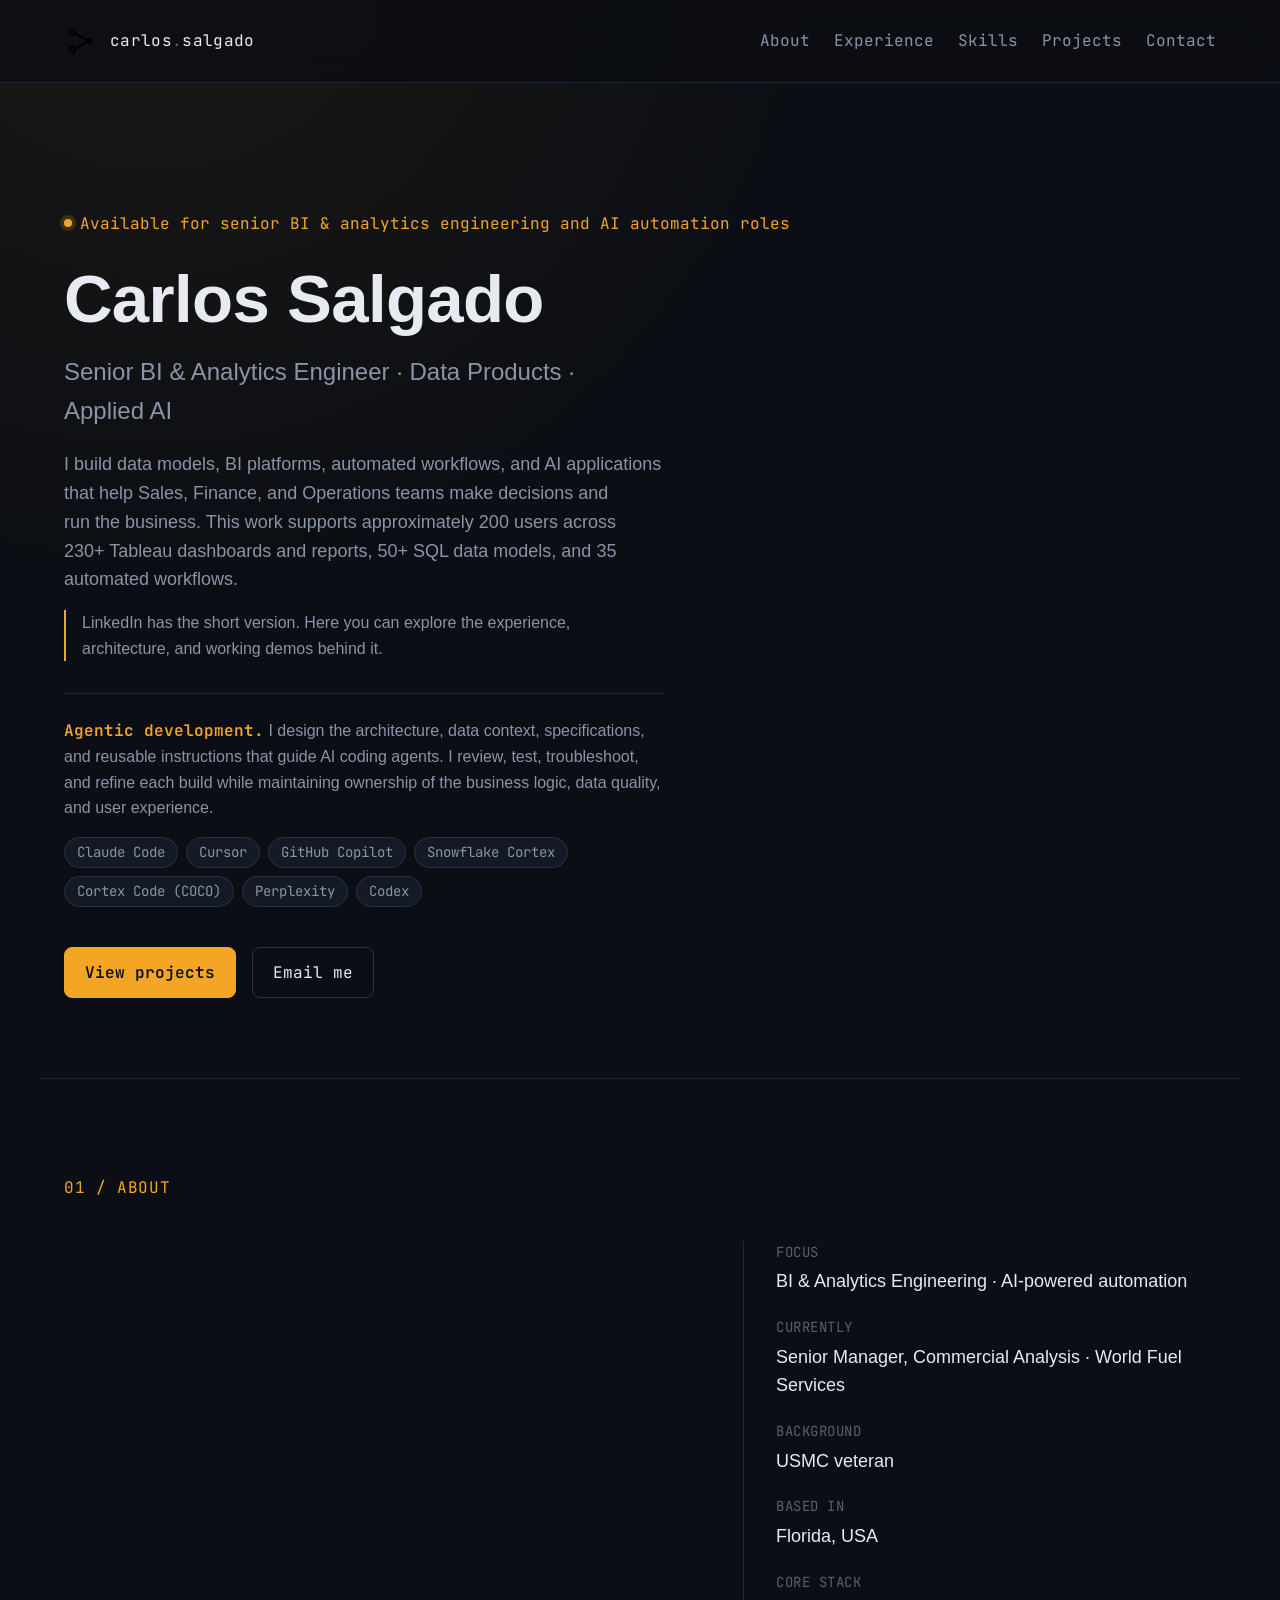
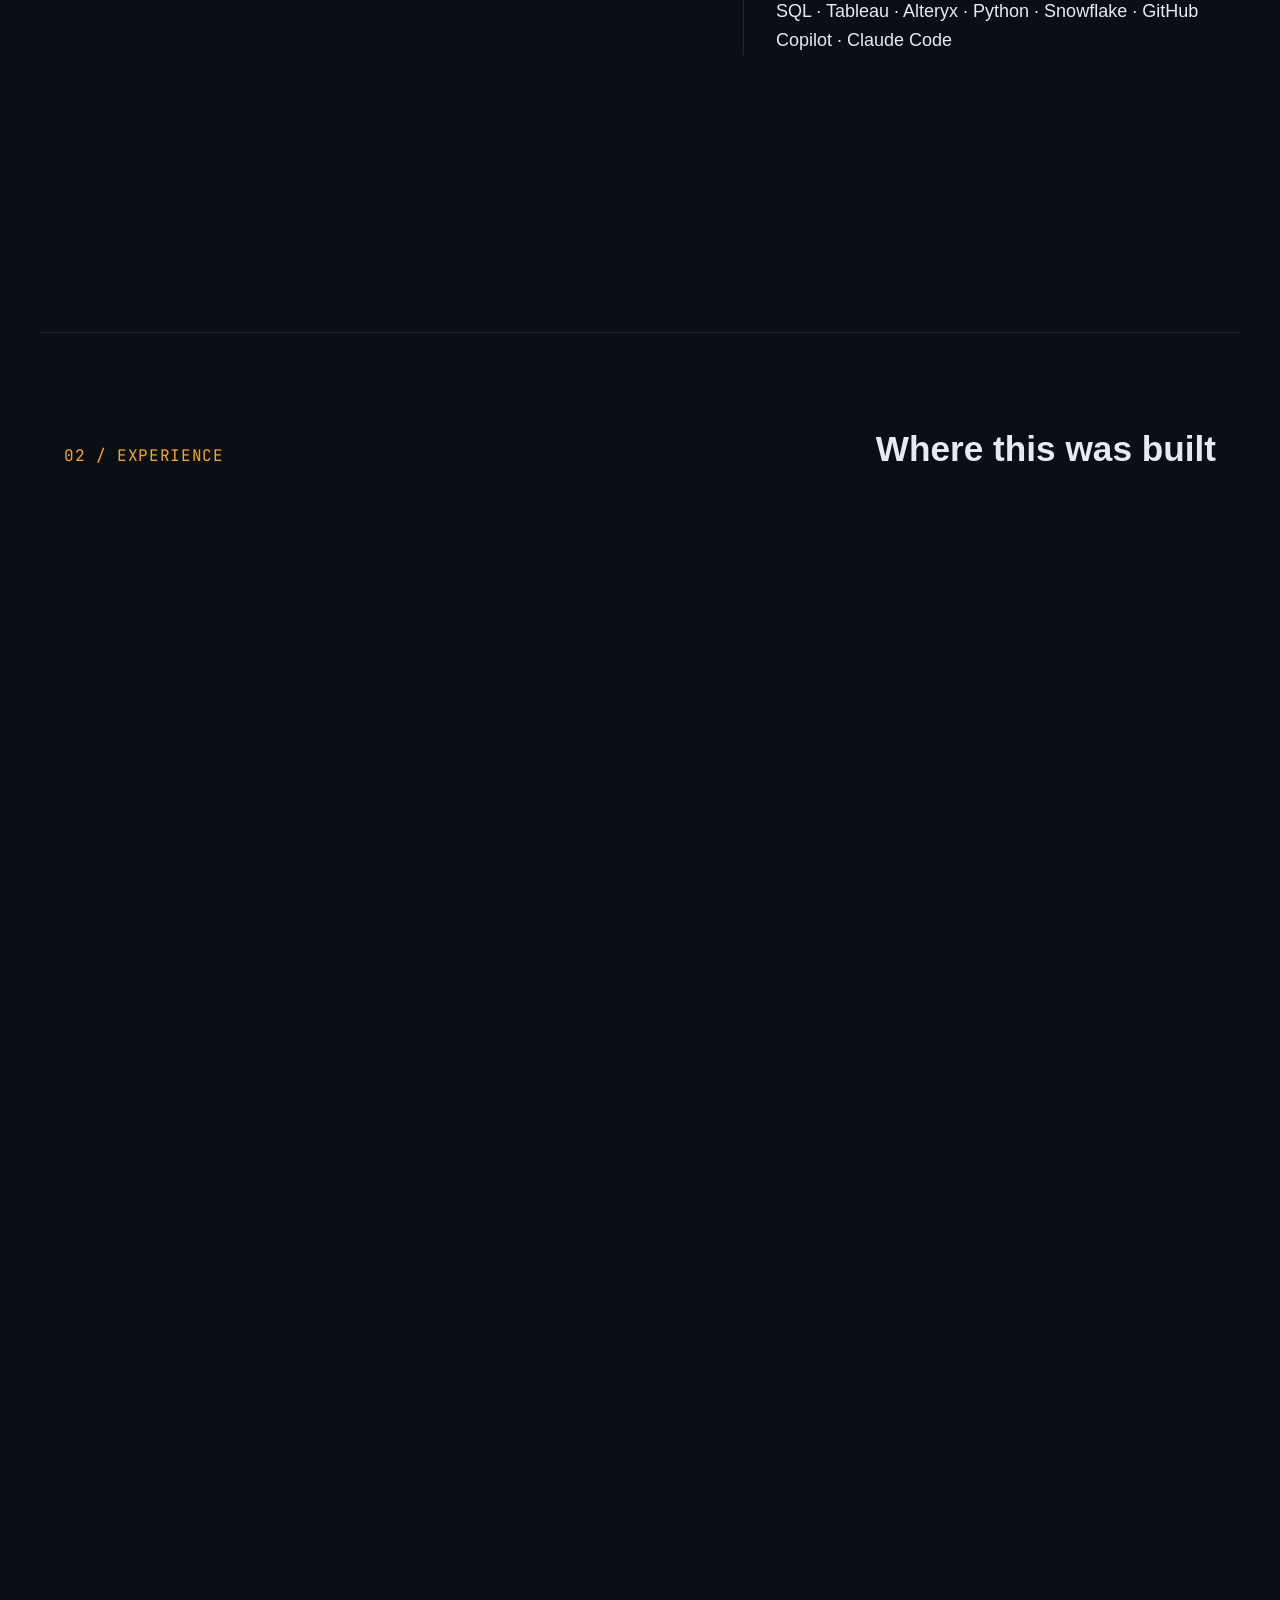
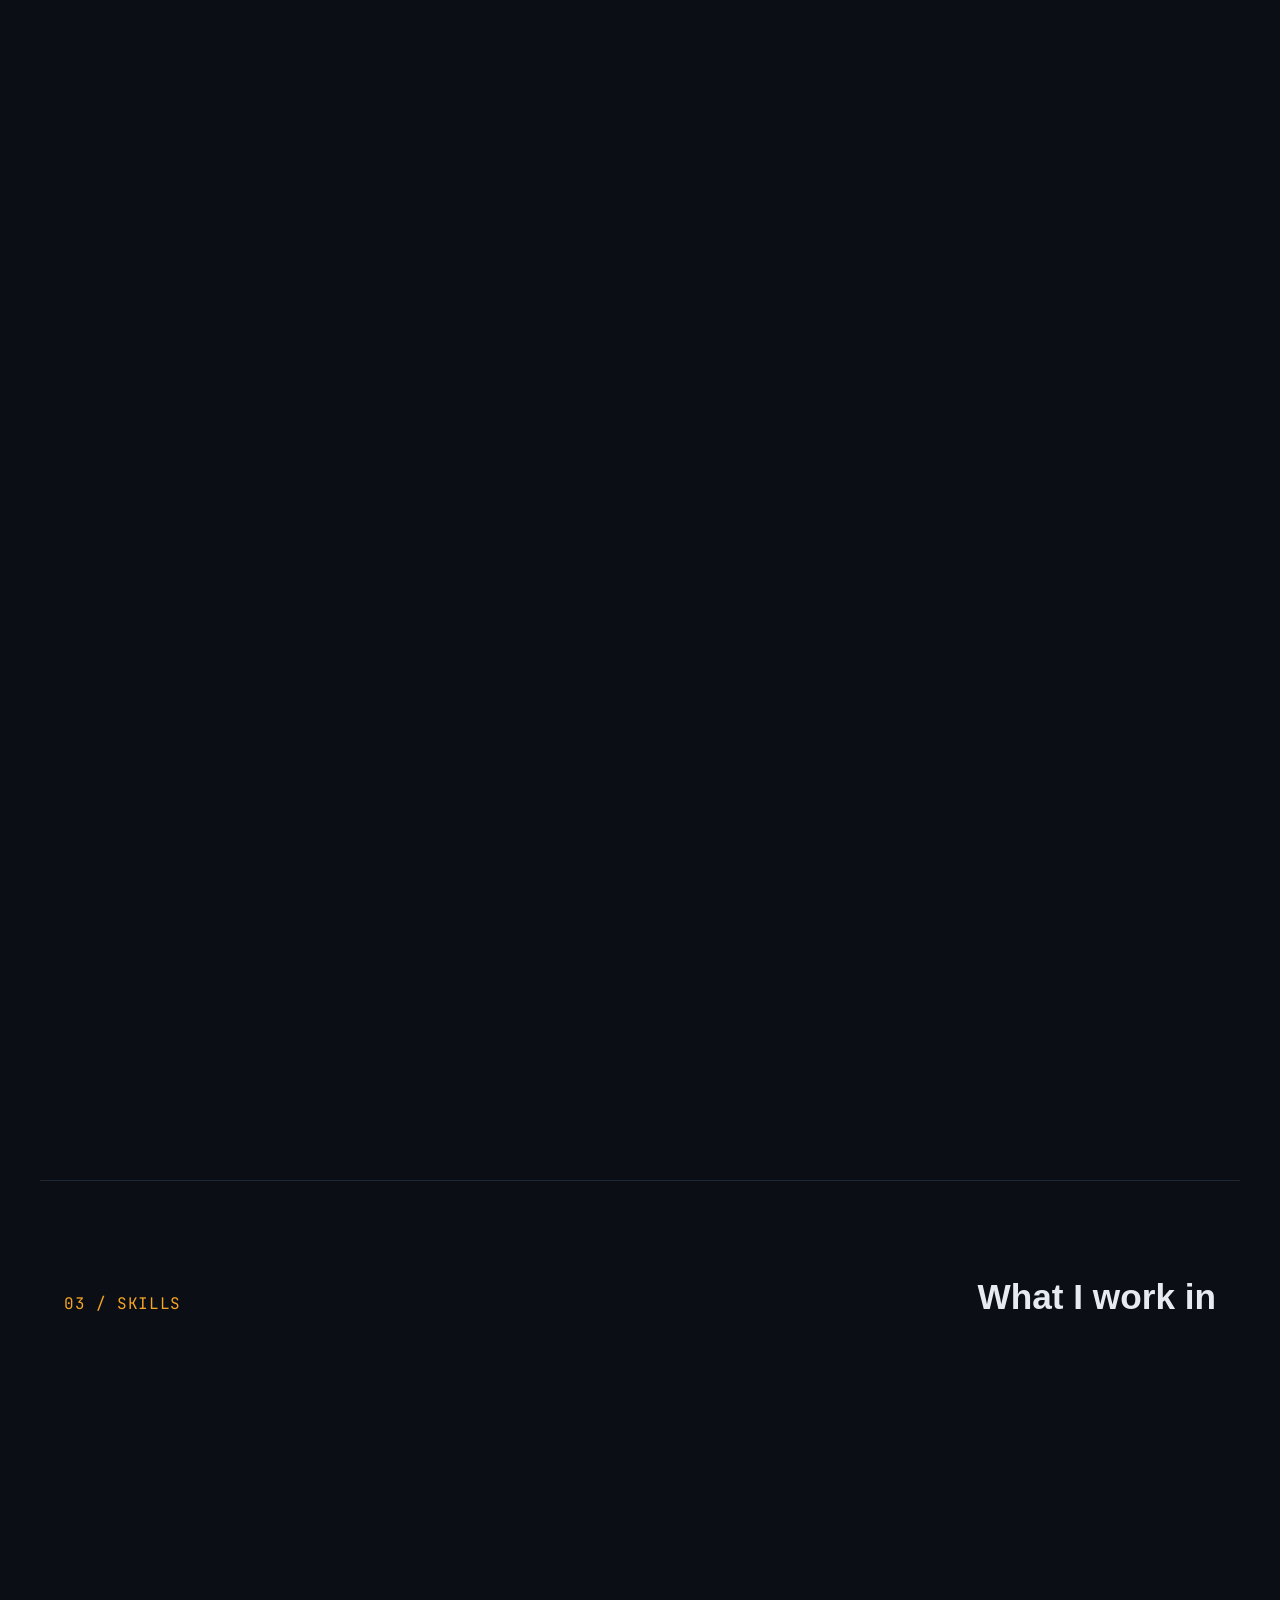
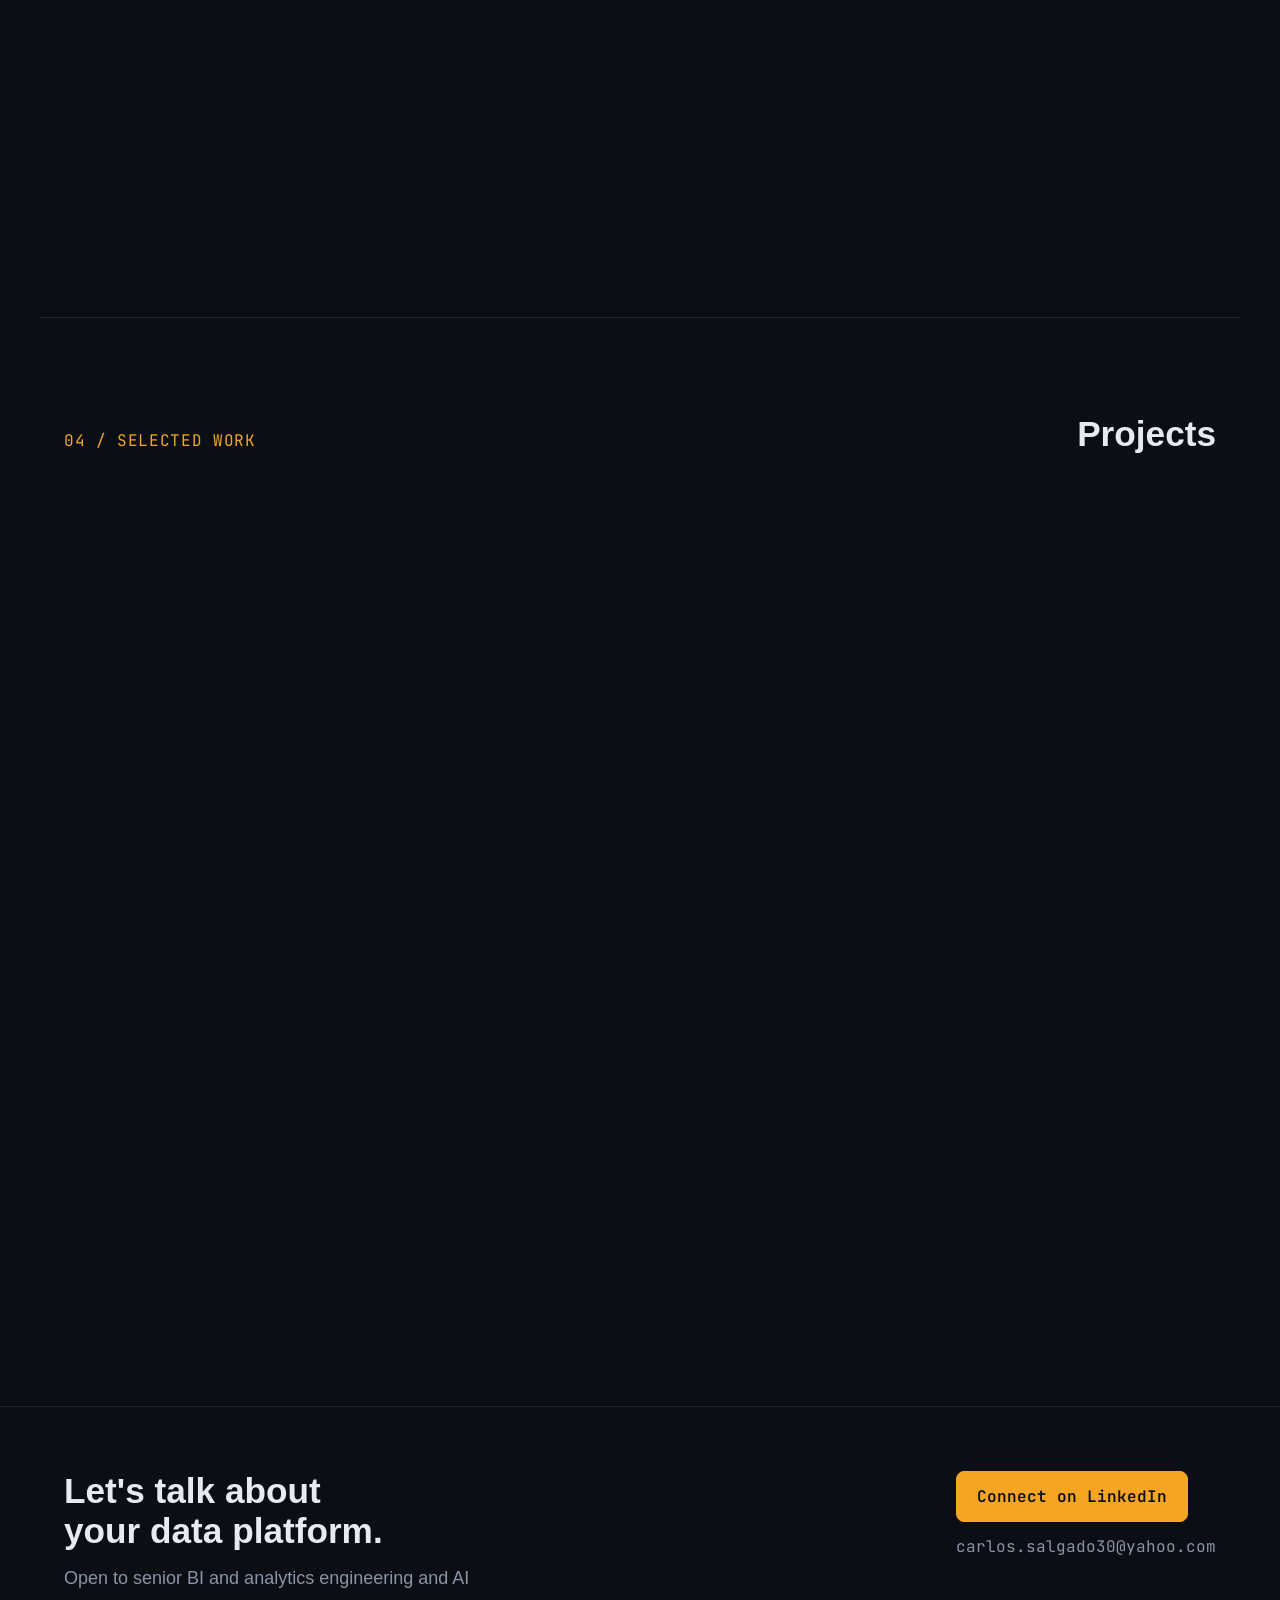
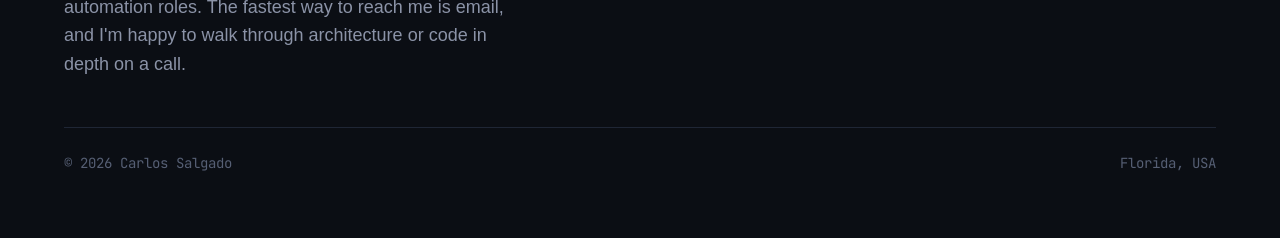
<file: index.html>
<!DOCTYPE html>
<html lang="en" data-theme="dark">
<head>
<meta charset="UTF-8">
<meta name="viewport" content="width=device-width, initial-scale=1.0">
<title>Carlos Salgado | Senior BI &amp; Analytics Engineer</title>
<meta name="description" content="Senior BI and Analytics Engineer with 11+ years building data models, BI platforms, automated workflows, and applied AI solutions for Sales, Finance, and Operations teams. U.S. Marine Corps veteran based in Florida.">
<meta property="og:title" content="Carlos Salgado | Senior BI &amp; Analytics Engineer">
<meta property="og:description" content="Data models, BI platforms, automated workflows, and applied AI for Sales, Finance, and Operations teams.">
<meta property="og:type" content="website">
<meta property="og:url" content="https://sal1391.github.io/">
<meta property="og:image" content="https://sal1391.github.io/assets/og/portfolio.png">
<meta property="og:image:width" content="1200">
<meta property="og:image:height" content="630">
<meta name="twitter:card" content="summary_large_image">
<meta name="twitter:image" content="https://sal1391.github.io/assets/og/portfolio.png">
<link rel="icon" type="image/svg+xml" href="./assets/favicon.svg">

<link rel="preconnect" href="https://fonts.googleapis.com">
<link rel="preconnect" href="https://fonts.gstatic.com" crossorigin>
<link href="https://api.fontshare.com/v2/css?f[]=cabinet-grotesk@700,500&f[]=general-sans@400,500,600&display=swap" rel="stylesheet">
<link href="https://fonts.googleapis.com/css2?family=JetBrains+Mono:wght@400;500;600&display=swap" rel="stylesheet">

<link rel="stylesheet" href="./css/base.css">
<link rel="stylesheet" href="./css/tokens.css">
<link rel="stylesheet" href="./css/style.css">
</head>
<body>
<a href="#main" class="skip-link">Skip to content</a>

<header class="site-header">
  <div class="container">
    <a href="./index.html" class="brand" aria-label="Carlos Salgado, home">
      <img src="./assets/mark.svg" alt="" class="brand-mark" width="34" height="34">
      <span class="brand-name">carlos<span class="dim">.</span>salgado</span>
    </a>
    <nav class="site-nav" aria-label="Primary">
      <a href="#about">About</a>
      <a href="#experience">Experience</a>
      <a href="#skills">Skills</a>
      <a href="#projects">Projects</a>
      <a href="#contact">Contact</a>
    </nav>
  </div>
</header>

<main id="main">

  <section class="hero container">
    <p class="hero-kicker">Available for senior BI &amp; analytics engineering and AI automation roles</p>
    <h1>Carlos Salgado</h1>
    <p class="role">Senior BI &amp; Analytics Engineer &middot; Data Products &middot; Applied AI</p>
    <p class="pitch">I build data models, BI platforms, automated workflows, and AI applications
      that help Sales, Finance, and Operations teams make decisions and run the business. This work
      supports approximately 200 users across 230+ Tableau dashboards and reports, 50+ SQL data
      models, and 35 automated workflows.</p>
    <p class="hero-aside">LinkedIn has the short version. Here you can explore the experience,
      architecture, and working demos behind it.</p>
    <div class="agentic-line">
      <p><span class="agentic-label">Agentic development.</span> I design the architecture, data
        context, specifications, and reusable instructions that guide AI coding agents. I review,
        test, troubleshoot, and refine each build while maintaining ownership of the business logic,
        data quality, and user experience.</p>
      <div class="badge-row">
        <span class="tag">Claude Code</span>
        <span class="tag">Cursor</span>
        <span class="tag">GitHub Copilot</span>
        <span class="tag">Snowflake Cortex</span>
        <span class="tag">Cortex Code (COCO)</span>
        <span class="tag">Perplexity</span>
        <span class="tag">Codex</span>
      </div>
    </div>
    <div class="hero-actions">
      <a href="#projects" class="btn btn-primary">View projects</a>
      <a href="mailto:carlos.salgado30@yahoo.com" class="btn btn-ghost">Email me</a>
    </div>
  </section>

  <section id="about" class="section container">
    <div class="section-head">
      <span class="section-label">01 / About</span>
    </div>
    <div class="about-grid">
      <div class="about-copy reveal">
        <p>I've spent 11 years building data products people actually use, from automated
          reporting and forecasting models to AI applications that identify problems and support
          next steps. The common thread is turning unclear business questions and fragmented data
          into tools that teams can understand, trust, and adopt.</p>
        <p>Before any of that I was a Sergeant and Fuel Team Lead in the Marine Corps, running
          fueling ops for 100+ aircraft and a 2.8-million-gallon fuel farm. Zero safety incidents
          the whole time I ran it, and I earned a Navy and Marine Corps Achievement Medal for it.</p>
        <p>Day-to-day work centers on SQL, data modeling, Tableau, Alteryx, and Python.
          For application development, I work with Streamlit, FastAPI, Django, React, PostgreSQL,
          and Docker. AI-assisted development adds a structured layer of architecture,
          specifications, data context, workflows, and reusable instructions that guide coding
          agents.</p>
        <p>Based in Florida. I hold a BS in Business Administration and an MBA, and I'm now
          completing a second BS in Applied Mathematics at FIU, with a minor in AI and Data Science,
          to deepen the technical foundation behind my work in analytics and applied AI. Open to
          senior BI, analytics engineering, or AI automation roles if the right one comes along.</p>
      </div>
      <dl class="about-facts">
        <div class="fact">
          <dt>Focus</dt>
          <dd>BI &amp; Analytics Engineering &middot; AI-powered automation</dd>
        </div>
        <div class="fact">
          <dt>Currently</dt>
          <dd>Senior Manager, Commercial Analysis &middot; World Fuel Services</dd>
        </div>
        <div class="fact">
          <dt>Background</dt>
          <dd>USMC veteran</dd>
        </div>
        <div class="fact">
          <dt>Based in</dt>
          <dd>Florida, USA</dd>
        </div>
        <div class="fact">
          <dt>Core stack</dt>
          <dd>SQL &middot; Tableau &middot; Alteryx &middot; Python &middot; Snowflake &middot; GitHub Copilot &middot; Claude Code</dd>
        </div>
      </dl>
    </div>
  </section>

  <section id="experience" class="section container">
    <div class="section-head">
      <span class="section-label">02 / Experience</span>
      <h2>Where this was built</h2>
    </div>
    <div class="timeline reveal">
      <div class="timeline-item">
        <div class="timeline-when"><span class="timeline-dates">May 2023 to Present</span></div>
        <div class="timeline-body">
          <h3>Senior Manager, Commercial Analysis / Yield Management (Marine)</h3>
          <p class="timeline-org">World Fuel Services &middot; Miami, FL</p>
          <ul role="list">
            <li>Direct BI, analytics, and applied AI for the Marine business, supporting about 200 users across Sales, Finance, Operations, and senior leadership. The environment includes 230+ Tableau dashboards and reports, 50+ SQL data models, and 35 automated workflows.</li>
            <li>Built internal AI applications for market intelligence, recurring performance analysis, and financial planning. Two of these tools contributed to nine new account openings and saved account managers more than two hours per day.</li>
            <li>Set the development and governance approach for new AI tools, guiding information-security approval and training 112 employees across five platforms.</li>
          </ul>
        </div>
      </div>
      <div class="timeline-item">
        <div class="timeline-when"><span class="timeline-dates">Aug 2019 to May 2023</span></div>
        <div class="timeline-body">
          <h3>Manager, Yield Management (Marine)</h3>
          <p class="timeline-org">World Fuel Services &middot; Miami, FL</p>
          <ul role="list">
            <li>Built much of the reporting, data modeling, and automation foundation that now supports the Marine business.</li>
            <li>Combined 10 fragmented reporting processes into a unified sales pipeline used by 135 people across 10 teams, saving more than 20 combined hours per day.</li>
            <li>Managed annual targets and monthly incentive reporting for 210 employees across 95 performance metrics while helping translate business requirements during the company's cloud data migration.</li>
          </ul>
        </div>
      </div>
      <div class="timeline-item">
        <div class="timeline-when"><span class="timeline-dates">Feb 2018 to Aug 2019</span></div>
        <div class="timeline-body">
          <h3>Senior Commercial Analyst</h3>
          <p class="timeline-org">World Fuel Services &middot; Miami, FL</p>
          <ul role="list">
            <li>Automated 15+ recurring pricing and performance reports, reducing manual reporting work by more than 30 hours per week.</li>
            <li>Created a daily pricing report distributed to approximately 700 recipients and managed the Marine segment's Tableau reporting environment.</li>
          </ul>
        </div>
      </div>
      <div class="timeline-item">
        <div class="timeline-when"><span class="timeline-dates">Nov 2016 to Feb 2018</span></div>
        <div class="timeline-body">
          <h3>Commercial Analyst</h3>
          <p class="timeline-org">World Fuel Services &middot; Miami, FL</p>
          <ul role="list">
            <li>Analyzed pricing and contract performance while completing more than 50 weekly requests for commercial teams across the global Marine business.</li>
          </ul>
        </div>
      </div>
      <div class="timeline-item">
        <div class="timeline-when"><span class="timeline-dates">Sep 2014 to Nov 2016</span></div>
        <div class="timeline-body">
          <h3>Administrator, Supply &amp; Dispatch</h3>
          <p class="timeline-org">World Fuel Services &middot; Miami, FL</p>
          <ul role="list">
            <li>Coordinated fuel supply and delivery schedules for more than 30 airport locations, working with vendors and monitoring delivery performance.</li>
          </ul>
        </div>
      </div>
      <div class="timeline-item">
        <div class="timeline-when"><span class="timeline-dates">May 2013 to Sep 2014</span></div>
        <div class="timeline-body">
          <h3>Fuel Lab Technician</h3>
          <p class="timeline-org">Inspectorate, now part of Bureau Veritas</p>
          <ul role="list">
            <li>Performed laboratory testing and quality-control work for petroleum products in support of fuel-quality and specification requirements.</li>
          </ul>
        </div>
      </div>
      <div class="timeline-item">
        <div class="timeline-when"><span class="timeline-dates">2006 to 2011</span></div>
        <div class="timeline-body">
          <h3>Sergeant, Fuel Team Lead</h3>
          <p class="timeline-org">United States Marine Corps</p>
          <ul role="list">
            <li>Led a 22-person fuel team supporting operations for more than 100 aircraft and helped manage a 2.8-million-gallon fuel farm with zero safety incidents.</li>
            <li>Received the Navy and Marine Corps Achievement Medal for sustained performance and leadership under operational pressure.</li>
          </ul>
        </div>
      </div>
    </div>

    <div class="edu-grid reveal">
      <div class="edu-block">
        <span class="sidebar-label">Education</span>
        <ul class="edu-list">
          <li>
            <p class="edu-degree"><strong>Bachelor of Science in Applied Mathematics</strong> <span class="dim">(Expected 2026)</span></p>
            <p class="edu-school"><em>Florida International University</em> <span class="dim">| Miami, FL</span></p>
            <ul class="edu-notes">
              <li><strong>Minor: AI &amp; Data Science</strong></li>
            </ul>
          </li>
          <li>
            <p class="edu-degree"><strong>Master of Business Administration (MBA)</strong> <span class="dim">| 2018</span></p>
            <p class="edu-school"><em>Trident University International</em> <span class="dim">| Cypress, CA</span></p>
          </li>
          <li>
            <p class="edu-degree"><strong>Bachelor of Science in Business Administration</strong> <span class="dim">| 2015</span></p>
            <p class="edu-school"><em>Trident University International</em> <span class="dim">| Cypress, CA</span></p>
            <ul class="edu-notes">
              <li><strong>Honors:</strong> Summa Cum Laude</li>
            </ul>
          </li>
        </ul>
      </div>
      <div class="edu-block">
        <span class="sidebar-label">Certifications</span>
        <ul class="edu-list">
          <li>AI Strategy for Business Leaders | Florida International University (2025)</li>
          <li>MCP Build &amp; Connect Tools (Agentic AI) | O'Reilly (2025)</li>
          <li>Developing AI Applications with Python &amp; Flask | IBM (2025)</li>
          <li>Python for Data Science, AI &amp; Development | IBM (2025)</li>
          <li>Generative AI: Prompt Engineering Basics | IBM (2025)</li>
        </ul>
      </div>
    </div>
  </section>

  <section id="skills" class="section container">
    <div class="section-head">
      <span class="section-label">03 / Skills</span>
      <h2>What I work in</h2>
    </div>
    <div class="skills-groups reveal">
      <div class="skill-group">
        <span class="skill-group-label">Core expertise</span>
        <div class="skill-chips">
          <div class="skill-chip"><span class="name">SQL</span></div>
          <div class="skill-chip"><span class="name">Data modeling</span></div>
          <div class="skill-chip"><span class="name">Analytics engineering</span></div>
          <div class="skill-chip"><span class="name">BI architecture</span></div>
          <div class="skill-chip"><span class="name">KPI &amp; metrics development</span></div>
          <div class="skill-chip"><span class="name">Reporting automation</span></div>
        </div>
      </div>
      <div class="skill-group">
        <span class="skill-group-label">Platforms &amp; tools</span>
        <div class="skill-chips">
          <div class="skill-chip"><span class="name">Snowflake</span></div>
          <div class="skill-chip"><span class="name">Tableau</span></div>
          <div class="skill-chip"><span class="name">Alteryx</span></div>
          <div class="skill-chip"><span class="name">Python</span></div>
          <div class="skill-chip"><span class="name">Oracle</span></div>
          <div class="skill-chip"><span class="name">Salesforce</span></div>
        </div>
      </div>
      <div class="skill-group">
        <span class="skill-group-label">Application development</span>
        <div class="skill-chips">
          <div class="skill-chip"><span class="name">Streamlit</span></div>
          <div class="skill-chip"><span class="name">FastAPI</span></div>
          <div class="skill-chip"><span class="name">Django</span></div>
          <div class="skill-chip"><span class="name">React</span></div>
          <div class="skill-chip"><span class="name">PostgreSQL</span></div>
          <div class="skill-chip"><span class="name">Docker</span></div>
          <div class="skill-chip"><span class="name">GitHub</span></div>
        </div>
      </div>
      <div class="skill-group">
        <span class="skill-group-label">Applied AI</span>
        <div class="skill-chips">
          <div class="skill-chip"><span class="name">Snowflake Cortex</span></div>
          <div class="skill-chip"><span class="name">Agentic AI / LLM orchestration</span></div>
          <div class="skill-chip"><span class="name">Agentic development</span></div>
          <div class="skill-chip"><span class="name">Azure AI Foundry</span></div>
          <div class="skill-chip"><span class="name">Claude Code, Cursor, Copilot, Codex &amp; COCO</span></div>
        </div>
      </div>
    </div>
  </section>

  <section id="projects" class="section container">
    <div class="section-head">
      <span class="section-label">04 / Selected work</span>
      <h2>Projects</h2>
    </div>
    <div class="project-grid">

      <a href="./projects/agentic-sql-analyst.html" class="project-card reveal">
        <div class="card-top">
          <span class="card-index">01</span>
          <span class="status status-live">Live demo</span>
        </div>
        <h3>Agentic SQL Analyst</h3>
        <p class="one-liner">A self-directed analytics agent that writes its own SQL to compare
          month-over-month performance and explain what changed, and why.</p>
        <div class="card-foot">
          <div class="badge-row">
            <span class="tag">Python</span>
            <span class="tag">Streamlit</span>
            <span class="tag">Snowflake</span>
            <span class="tag">Azure AI Foundry</span>
          </div>
          <span class="view-link">Read case study</span>
        </div>
      </a>

      <a href="./projects/contract-performance-tracker.html" class="project-card reveal">
        <div class="card-top">
          <span class="card-index">02</span>
          <span class="status status-live">Live demo</span>
        </div>
        <h3>Contract Performance Tracker</h3>
        <p class="one-liner">Fuel contract performance tracker that reconciles approved supply contracts
          against real transaction data, closing the loop between deal terms and actual performance.</p>
        <div class="card-foot">
          <div class="badge-row">
            <span class="tag">FastAPI</span>
            <span class="tag">React 19</span>
            <span class="tag">Postgres</span>
            <span class="tag">Snowflake</span>
          </div>
          <span class="view-link">Read case study</span>
        </div>
      </a>

      <a href="./projects/tm1-finance-agent.html" class="project-card reveal">
        <div class="card-top">
          <span class="card-index">03</span>
          <span class="status status-live">Live demo</span>
        </div>
        <h3>TM1 Finance Agent</h3>
        <p class="one-liner">Conversational finance assistant that answers executive questions with
          proof-first, chart-backed evidence from the official planning hierarchy.</p>
        <div class="card-foot">
          <div class="badge-row">
            <span class="tag">Python</span>
            <span class="tag">Gradio</span>
            <span class="tag">Snowpark</span>
            <span class="tag">Anthropic Claude</span>
          </div>
          <span class="view-link">Read case study</span>
        </div>
      </a>

      <a href="./projects/sales-intel.html" class="project-card reveal">
        <div class="card-top">
          <span class="card-index">04</span>
          <span class="status status-live">Live demo</span>
        </div>
        <h3>Sales Intel</h3>
        <p class="one-liner">A 3-agent AI system fusing live web research, LLM synthesis, and internal
          sales data into one strategic account-intelligence dashboard.</p>
        <div class="card-foot">
          <div class="badge-row">
            <span class="tag">Streamlit</span>
            <span class="tag">Snowflake Cortex</span>
            <span class="tag">Perplexity</span>
            <span class="tag">Auth0</span>
          </div>
          <span class="view-link">Read case study</span>
        </div>
      </a>

      <a href="./projects/agentic-app-workspace.html" class="project-card reveal">
        <div class="card-top">
          <span class="card-index">05</span>
          <span class="status status-live">Active use</span>
        </div>
        <h3>Agentic App Workspace</h3>
        <p class="one-liner">A personal starter framework distilling architecture patterns from four
          production AI apps into a one-command scaffold for the next one.</p>
        <div class="card-foot">
          <div class="badge-row">
            <span class="tag">Python</span>
            <span class="tag">Snowflake</span>
            <span class="tag">Archetypes</span>
            <span class="tag">DX tooling</span>
          </div>
          <span class="view-link">Read case study</span>
        </div>
      </a>

      <a href="./projects/meal-prep-ops.html" class="project-card reveal">
        <div class="card-top">
          <span class="card-index">06</span>
          <span class="status status-live">Live in production</span>
        </div>
        <h3>Meal Prep Ops</h3>
        <p class="one-liner">A production Django app I was hired to build for a real meal-prep
          business, now running its day-to-day operations: clients, meal plans, inventory, and
          kitchen production.</p>
        <div class="card-foot">
          <div class="badge-row">
            <span class="tag">Django 5.2</span>
            <span class="tag">HTMX</span>
            <span class="tag">Postgres</span>
            <span class="tag">Docker</span>
          </div>
          <span class="view-link">Read case study</span>
        </div>
      </a>

    </div>
  </section>

</main>

<footer class="site-footer" id="contact">
  <div class="container">
    <div class="footer-grid">
      <div class="footer-lead">
        <h2>Let's talk about your data platform.</h2>
        <p>Open to senior BI and analytics engineering and AI automation roles. The fastest way
          to reach me is email, and I'm happy to walk through architecture or code in depth on a
          call.</p>
      </div>
      <div class="footer-actions">
        <a href="https://www.linkedin.com/in/csalgado30/" class="btn btn-primary" target="_blank" rel="noopener">Connect on LinkedIn</a>
        <a href="mailto:carlos.salgado30@yahoo.com" class="footer-email">carlos.salgado30@yahoo.com</a>
      </div>
    </div>
    <div class="footer-meta">
      <span>&copy; 2026 Carlos Salgado</span>
      <span>Florida, USA</span>
    </div>
  </div>
</footer>

</body>
</html>
</file>
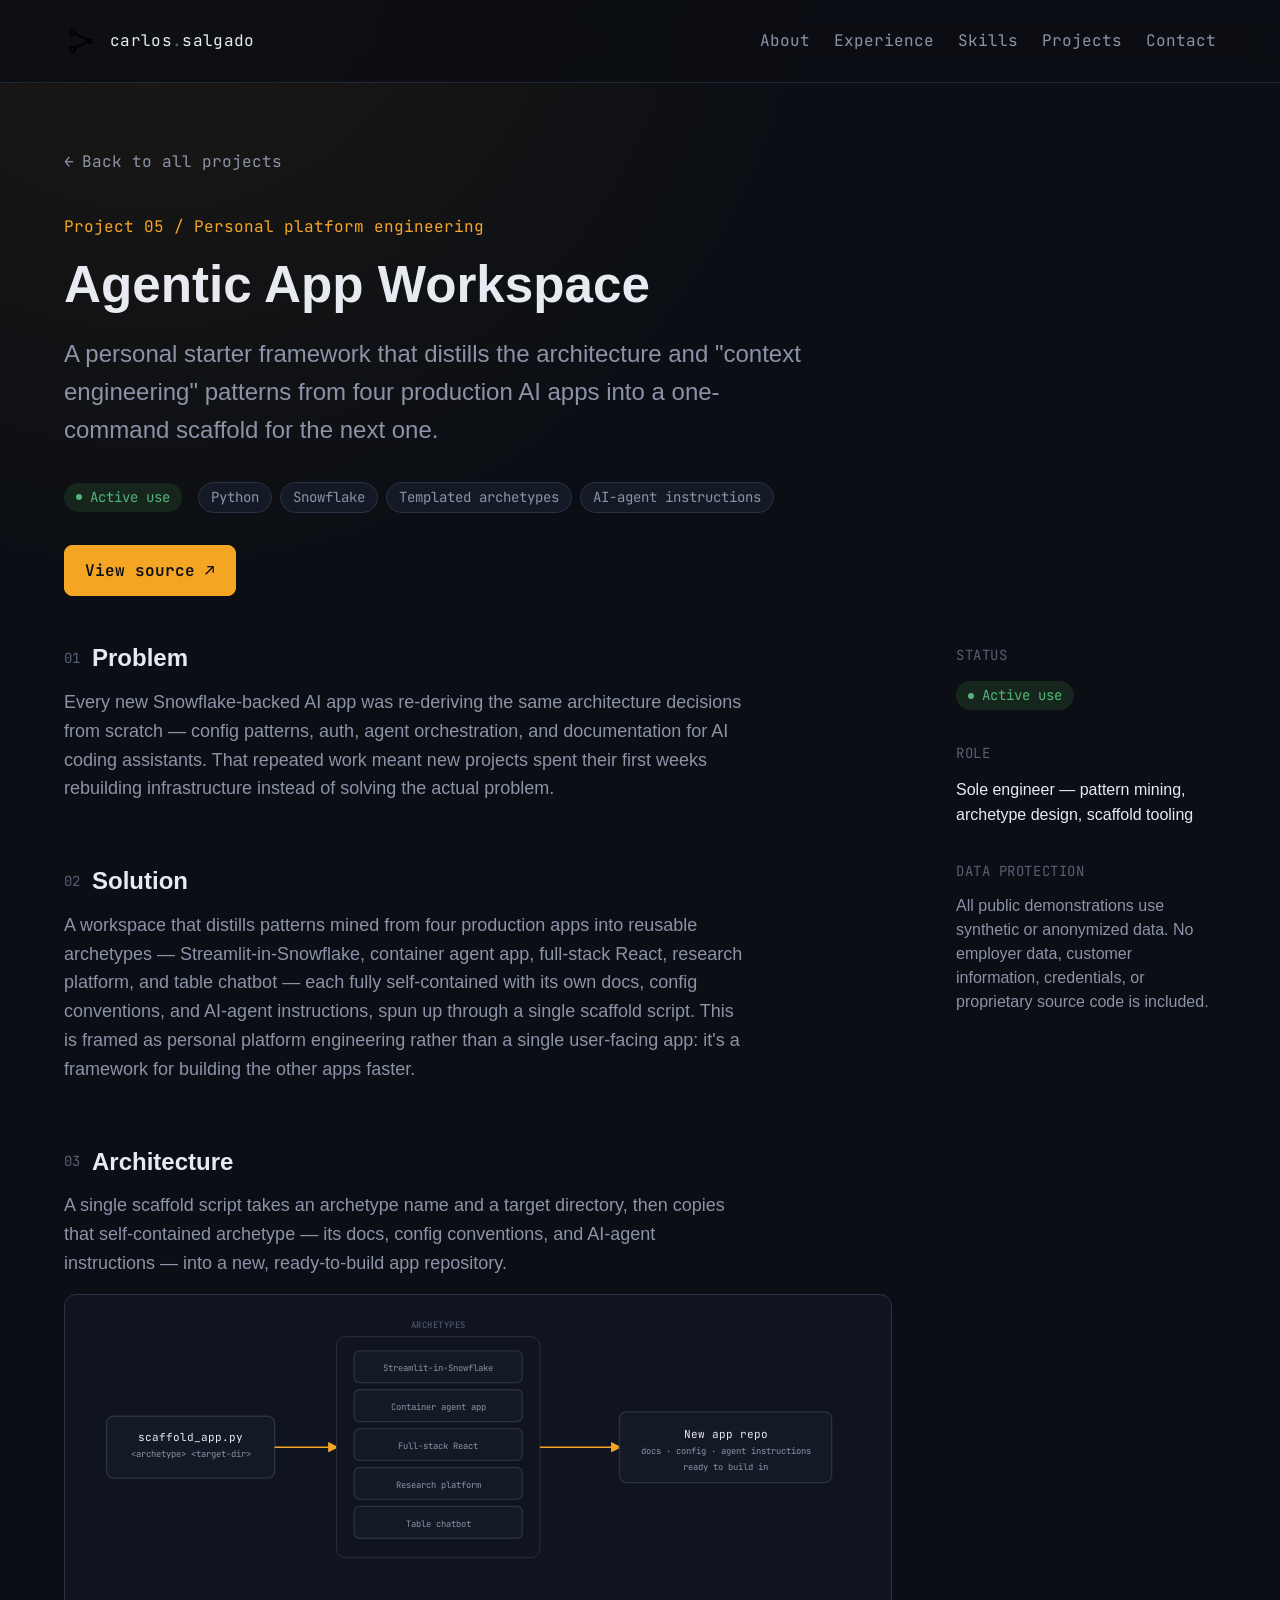
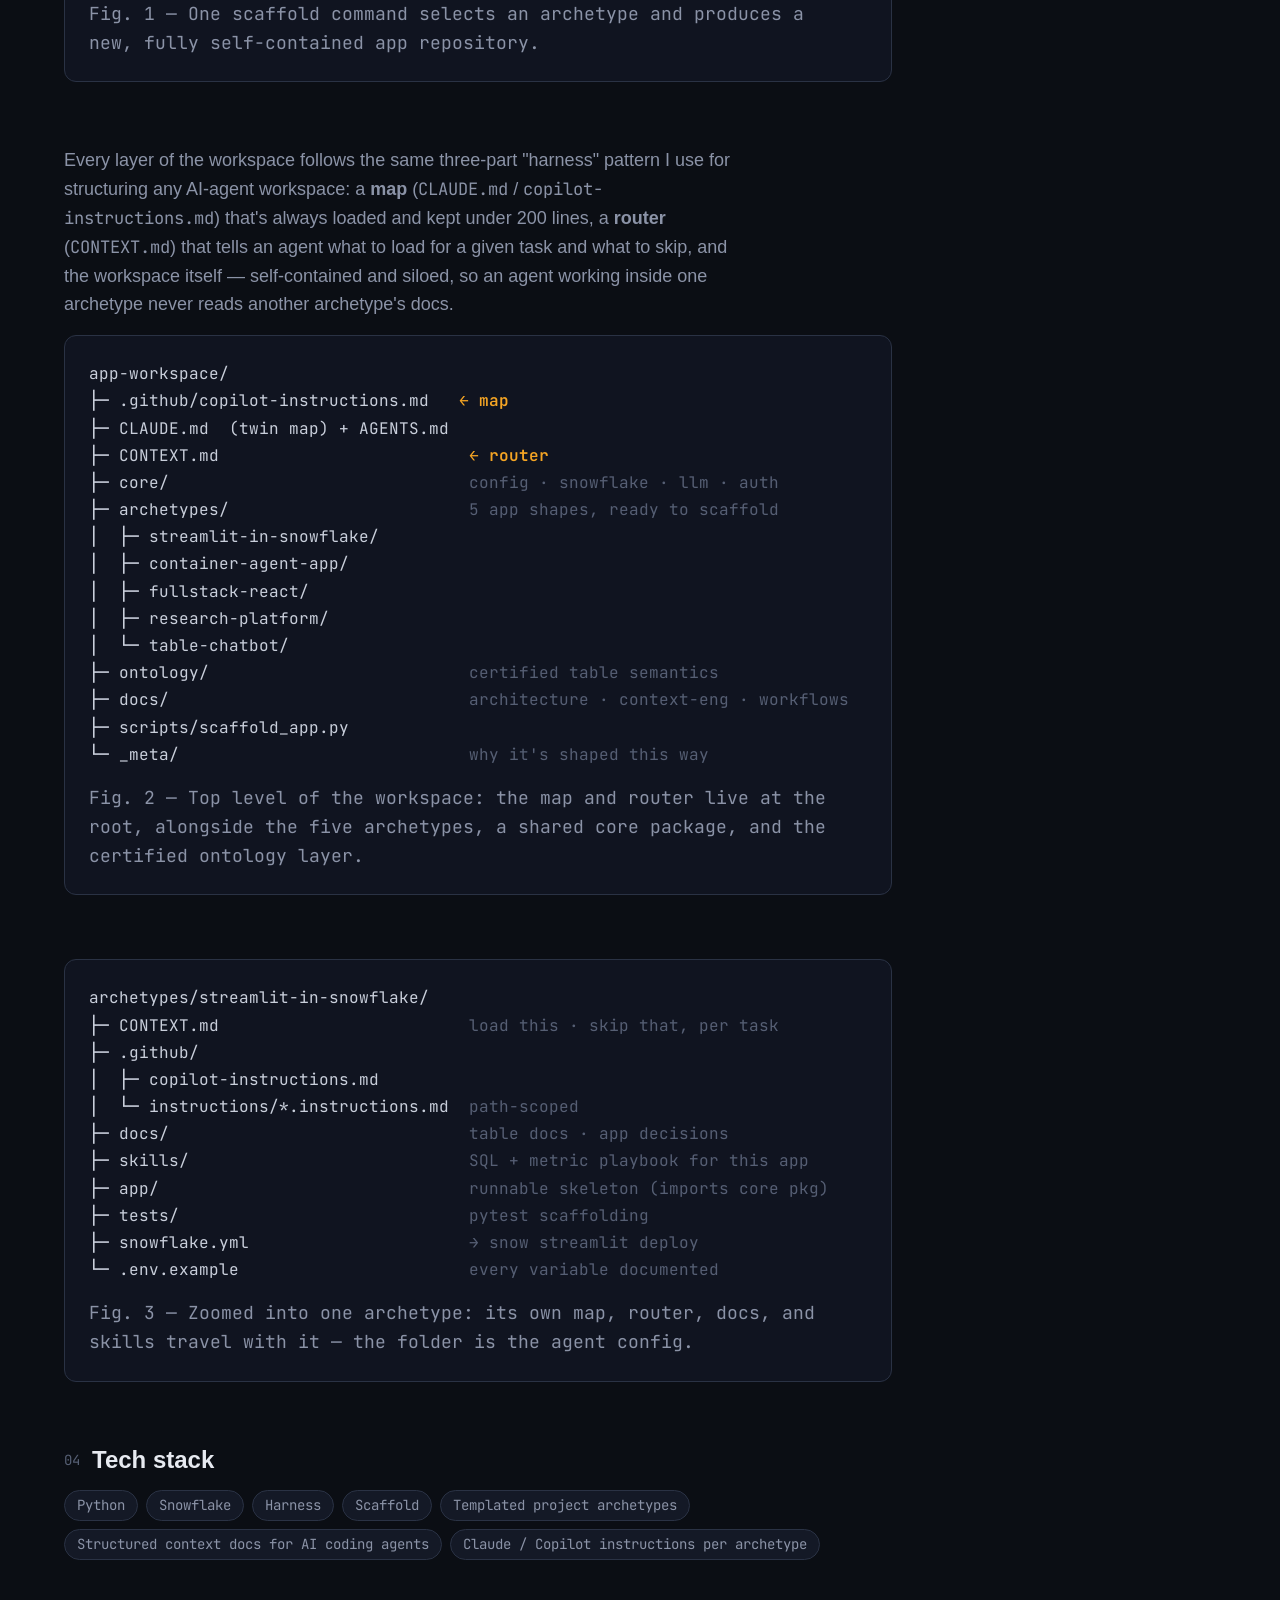
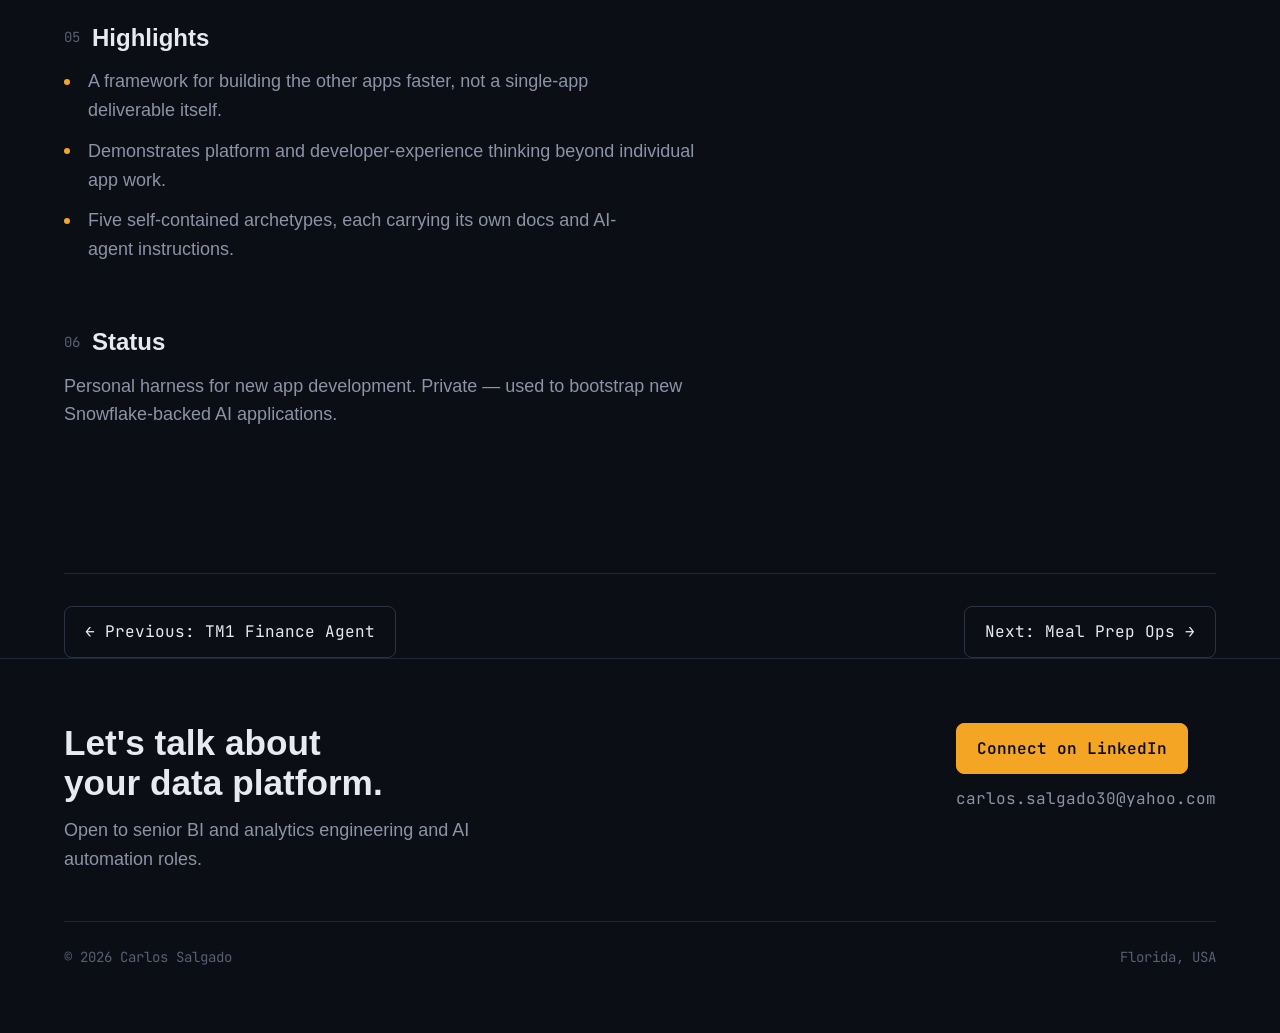
<file: projects/agentic-app-workspace.html>
<!DOCTYPE html>
<html lang="en" data-theme="dark">
<head>
<meta charset="UTF-8">
<meta name="viewport" content="width=device-width, initial-scale=1.0">
<title>Agentic App Workspace — Personal Platform Framework | Carlos Salgado</title>
<meta name="description" content="Case study: a personal starter framework that distills architecture and context-engineering patterns from four production AI apps into a one-command scaffold.">
<meta property="og:type" content="article">
<meta property="og:title" content="Agentic App Workspace — Personal Platform Framework">
<meta property="og:description" content="A personal starter framework that distills architecture and context-engineering patterns from four production AI apps into a one-command scaffold.">
<meta property="og:url" content="https://sal1391.github.io/projects/agentic-app-workspace.html">
<meta property="og:image" content="https://sal1391.github.io/assets/og/agentic-app-workspace.png">
<meta property="og:image:width" content="1200">
<meta property="og:image:height" content="630">
<meta name="twitter:card" content="summary_large_image">
<meta name="twitter:image" content="https://sal1391.github.io/assets/og/agentic-app-workspace.png">
<link rel="icon" type="image/svg+xml" href="../assets/favicon.svg">

<link rel="preconnect" href="https://fonts.googleapis.com">
<link rel="preconnect" href="https://fonts.gstatic.com" crossorigin>
<link href="https://api.fontshare.com/v2/css?f[]=cabinet-grotesk@700,500&f[]=general-sans@400,500,600&display=swap" rel="stylesheet">
<link href="https://fonts.googleapis.com/css2?family=JetBrains+Mono:wght@400;500;600&display=swap" rel="stylesheet">

<link rel="stylesheet" href="../css/base.css">
<link rel="stylesheet" href="../css/tokens.css">
<link rel="stylesheet" href="../css/style.css">
</head>
<body>
<a href="#main" class="skip-link">Skip to content</a>

<header class="site-header">
  <div class="container">
    <a href="../index.html" class="brand" aria-label="Carlos Salgado — home">
      <img src="../assets/mark.svg" alt="" class="brand-mark" width="34" height="34">
      <span class="brand-name">carlos<span class="dim">.</span>salgado</span>
    </a>
    <nav class="site-nav" aria-label="Primary">
      <a href="../index.html#about">About</a>
      <a href="../index.html#experience">Experience</a>
      <a href="../index.html#skills">Skills</a>
      <a href="../index.html#projects">Projects</a>
      <a href="../index.html#contact">Contact</a>
    </nav>
  </div>
</header>

<main id="main">
  <div class="container">

    <section class="case-hero">
      <a href="../index.html" class="back-link">Back to all projects</a>
      <p class="case-kicker">Project 05 / Personal platform engineering</p>
      <h1>Agentic App Workspace</h1>
      <p class="case-oneliner">A personal starter framework that distills the architecture and
        "context engineering" patterns from four production AI apps into a one-command scaffold
        for the next one.</p>
      <div class="case-meta-row">
        <span class="status status-live">Active use</span>
        <div class="badge-row">
          <span class="tag">Python</span>
          <span class="tag">Snowflake</span>
          <span class="tag">Templated archetypes</span>
          <span class="tag">AI-agent instructions</span>
        </div>
      </div>
      <div class="case-meta-row">
        <a href="https://github.com/sal1391/ai-app-workspace" class="btn btn-primary" target="_blank" rel="noopener">View source ↗</a>
      </div>
    </section>

    <section class="case-body">
      <div class="case-main">
        <article>

          <section>
            <h2><span class="num">01</span> Problem</h2>
            <p>Every new Snowflake-backed AI app was re-deriving the same architecture decisions
              from scratch — config patterns, auth, agent orchestration, and documentation for AI
              coding assistants. That repeated work meant new projects spent their first weeks
              rebuilding infrastructure instead of solving the actual problem.</p>
          </section>

          <section>
            <h2><span class="num">02</span> Solution</h2>
            <p>A workspace that distills patterns mined from four production apps into reusable
              archetypes — Streamlit-in-Snowflake, container agent app, full-stack React, research
              platform, and table chatbot — each fully self-contained with its own docs, config
              conventions, and AI-agent instructions, spun up through a single scaffold script.
              This is framed as personal platform engineering rather than a single user-facing
              app: it's a framework for building the other apps faster.</p>
          </section>

          <section>
            <h2><span class="num">03</span> Architecture</h2>
            <p>A single scaffold script takes an archetype name and a target directory, then
              copies that self-contained archetype — its docs, config conventions, and AI-agent
              instructions — into a new, ready-to-build app repository.</p>
            <div class="diagram-frame">
              <div class="diagram-scroll"><svg viewBox="0 0 880 300" role="img" aria-label="Architecture diagram: scaffold_app.py takes an archetype name and target directory, selects one of five archetypes, and copies it into a new app repository ready to build in.">
                <defs>
                  <marker id="arrow-t6" viewBox="0 0 10 10" refX="8" refY="5" markerWidth="7" markerHeight="7" orient="auto-start-reverse">
                    <path d="M0 0L10 5L0 10z" fill="#8b93a7"/>
                  </marker>
                  <marker id="arrow-t6-accent" viewBox="0 0 10 10" refX="8" refY="5" markerWidth="7" markerHeight="7" orient="auto-start-reverse">
                    <path d="M0 0L10 5L0 10z" fill="#f5a524"/>
                  </marker>
                </defs>
                <style>
                  .node-rect{fill:#141926;stroke:#2a3244;stroke-width:1.5;}
                  .node-label{font-family:'JetBrains Mono',monospace;font-size:12.5px;fill:#e7eaf1;}
                  .node-sub{font-family:'JetBrains Mono',monospace;font-size:10px;fill:#8b93a7;}
                  .edge{stroke:#8b93a7;stroke-width:1.5;fill:none;}
                  .edge-accent{stroke:#f5a524;stroke-width:1.7;fill:none;}
                  .group-label{font-family:'JetBrains Mono',monospace;font-size:10px;fill:#565f74;letter-spacing:0.06em;}
                </style>

                <rect x="20" y="110" width="190" height="70" rx="8" class="node-rect"/>
                <text x="115" y="138" text-anchor="middle" class="node-label">scaffold_app.py</text>
                <text x="115" y="156" text-anchor="middle" class="node-sub">&lt;archetype&gt; &lt;target-dir&gt;</text>

                <path class="edge-accent" d="M210 145 H280" marker-end="url(#arrow-t6-accent)"/>

                <rect x="280" y="20" width="230" height="250" rx="10" fill="#101420" stroke="#2a3244"/>
                <text x="395" y="10" text-anchor="middle" class="group-label">ARCHETYPES</text>
                <rect x="300" y="36" width="190" height="36" rx="6" class="node-rect"/>
                <text x="395" y="59" text-anchor="middle" class="node-sub">Streamlit-in-Snowflake</text>
                <rect x="300" y="80" width="190" height="36" rx="6" class="node-rect"/>
                <text x="395" y="103" text-anchor="middle" class="node-sub">Container agent app</text>
                <rect x="300" y="124" width="190" height="36" rx="6" class="node-rect"/>
                <text x="395" y="147" text-anchor="middle" class="node-sub">Full-stack React</text>
                <rect x="300" y="168" width="190" height="36" rx="6" class="node-rect"/>
                <text x="395" y="191" text-anchor="middle" class="node-sub">Research platform</text>
                <rect x="300" y="212" width="190" height="36" rx="6" class="node-rect"/>
                <text x="395" y="235" text-anchor="middle" class="node-sub">Table chatbot</text>

                <path class="edge-accent" d="M510 145 H600" marker-end="url(#arrow-t6-accent)"/>

                <rect x="600" y="105" width="240" height="80" rx="8" class="node-rect"/>
                <text x="720" y="135" text-anchor="middle" class="node-label">New app repo</text>
                <text x="720" y="153" text-anchor="middle" class="node-sub">docs · config · agent instructions</text>
                <text x="720" y="171" text-anchor="middle" class="node-sub">ready to build in</text>
              </svg></div>
              <p class="diagram-caption">Fig. 1 — One scaffold command selects an archetype and produces a new, fully self-contained app repository.</p>
            </div>
            <p>Every layer of the workspace follows the same three-part "harness" pattern I use for
              structuring any AI-agent workspace: a <b>map</b> (<code style="font-family:var(--font-mono);font-size:0.95em;">CLAUDE.md</code> /
              <code style="font-family:var(--font-mono);font-size:0.95em;">copilot-instructions.md</code>) that's always loaded and kept under
              200 lines, a <b>router</b> (<code style="font-family:var(--font-mono);font-size:0.95em;">CONTEXT.md</code>) that tells an agent what
              to load for a given task and what to skip, and the workspace itself — self-contained
              and siloed, so an agent working inside one archetype never reads another archetype's
              docs.</p>
            <div class="diagram-frame">
              <div class="diagram-scroll"><pre class="tree-block">app-workspace/
├─ .github/copilot-instructions.md   <span class="hl">← map</span>
├─ CLAUDE.md  (twin map) + AGENTS.md
├─ CONTEXT.md                         <span class="hl">← router</span>
├─ core/                              <span class="dim">config · snowflake · llm · auth</span>
├─ archetypes/                        <span class="dim">5 app shapes, ready to scaffold</span>
│  ├─ streamlit-in-snowflake/
│  ├─ container-agent-app/
│  ├─ fullstack-react/
│  ├─ research-platform/
│  └─ table-chatbot/
├─ ontology/                          <span class="dim">certified table semantics</span>
├─ docs/                              <span class="dim">architecture · context-eng · workflows</span>
├─ scripts/scaffold_app.py
└─ _meta/                             <span class="dim">why it's shaped this way</span></pre></div>
              <p class="diagram-caption">Fig. 2 — Top level of the workspace: the map and router live at the root, alongside the five archetypes, a shared core package, and the certified ontology layer.</p>
            </div>
            <div class="diagram-frame">
              <div class="diagram-scroll"><pre class="tree-block">archetypes/streamlit-in-snowflake/
├─ CONTEXT.md                         <span class="dim">load this · skip that, per task</span>
├─ .github/
│  ├─ copilot-instructions.md
│  └─ instructions/*.instructions.md  <span class="dim">path-scoped</span>
├─ docs/                              <span class="dim">table docs · app decisions</span>
├─ skills/                            <span class="dim">SQL + metric playbook for this app</span>
├─ app/                               <span class="dim">runnable skeleton (imports core pkg)</span>
├─ tests/                             <span class="dim">pytest scaffolding</span>
├─ snowflake.yml                      <span class="dim">→ snow streamlit deploy</span>
└─ .env.example                       <span class="dim">every variable documented</span></pre></div>
              <p class="diagram-caption">Fig. 3 — Zoomed into one archetype: its own map, router, docs, and skills travel with it — the folder is the agent config.</p>
            </div>
          </section>

          <section>
            <h2><span class="num">04</span> Tech stack</h2>
            <div class="badge-row">
              <span class="tag">Python</span>
              <span class="tag">Snowflake</span>
              <span class="tag">Harness</span>
              <span class="tag">Scaffold</span>
              <span class="tag">Templated project archetypes</span>
              <span class="tag">Structured context docs for AI coding agents</span>
              <span class="tag">Claude / Copilot instructions per archetype</span>
            </div>
          </section>

          <section>
            <h2><span class="num">05</span> Highlights</h2>
            <ul role="list">
              <li>A framework for building the other apps faster, not a single-app deliverable itself.</li>
              <li>Demonstrates platform and developer-experience thinking beyond individual app work.</li>
              <li>Five self-contained archetypes, each carrying its own docs and AI-agent instructions.</li>
            </ul>
          </section>

          <section>
            <h2><span class="num">06</span> Status</h2>
            <p>Personal harness for new app development. Private — used to bootstrap new
              Snowflake-backed AI applications.</p>
          </section>

        </article>
      </div>

      <aside class="case-sidebar">
        <div class="sidebar-block">
          <p class="sidebar-label">Status</p>
          <span class="status status-live">Active use</span>
        </div>
        <div class="sidebar-block">
          <p class="sidebar-label">Role</p>
          <p style="color:var(--color-text);font-size:var(--text-sm);">Sole engineer — pattern mining, archetype design, scaffold tooling</p>
        </div>
        <div class="sidebar-block">
          <p class="sidebar-label">Data protection</p>
          <p class="sidebar-note">All public demonstrations use synthetic or anonymized data. No employer data, customer information, credentials, or proprietary source code is included.</p>
        </div>
      </aside>
    </section>

    <div class="case-nav-footer">
      <a href="./tm1-finance-agent.html" class="btn btn-ghost">← Previous: TM1 Finance Agent</a>
      <a href="./meal-prep-ops.html" class="btn btn-ghost">Next: Meal Prep Ops →</a>
    </div>

  </div>
</main>

<footer class="site-footer">
  <div class="container">
    <div class="footer-grid">
      <div class="footer-lead">
        <h2>Let's talk about your data platform.</h2>
        <p>Open to senior BI and analytics engineering and AI automation roles.</p>
      </div>
      <div class="footer-actions">
        <a href="https://www.linkedin.com/in/csalgado30/" class="btn btn-primary" target="_blank" rel="noopener">Connect on LinkedIn</a>
        <a href="mailto:carlos.salgado30@yahoo.com" class="footer-email">carlos.salgado30@yahoo.com</a>
      </div>
    </div>
    <div class="footer-meta">
      <span>&copy; 2026 Carlos Salgado</span>
      <span>Florida, USA</span>
    </div>
  </div>
</footer>

</body>
</html>
</file>
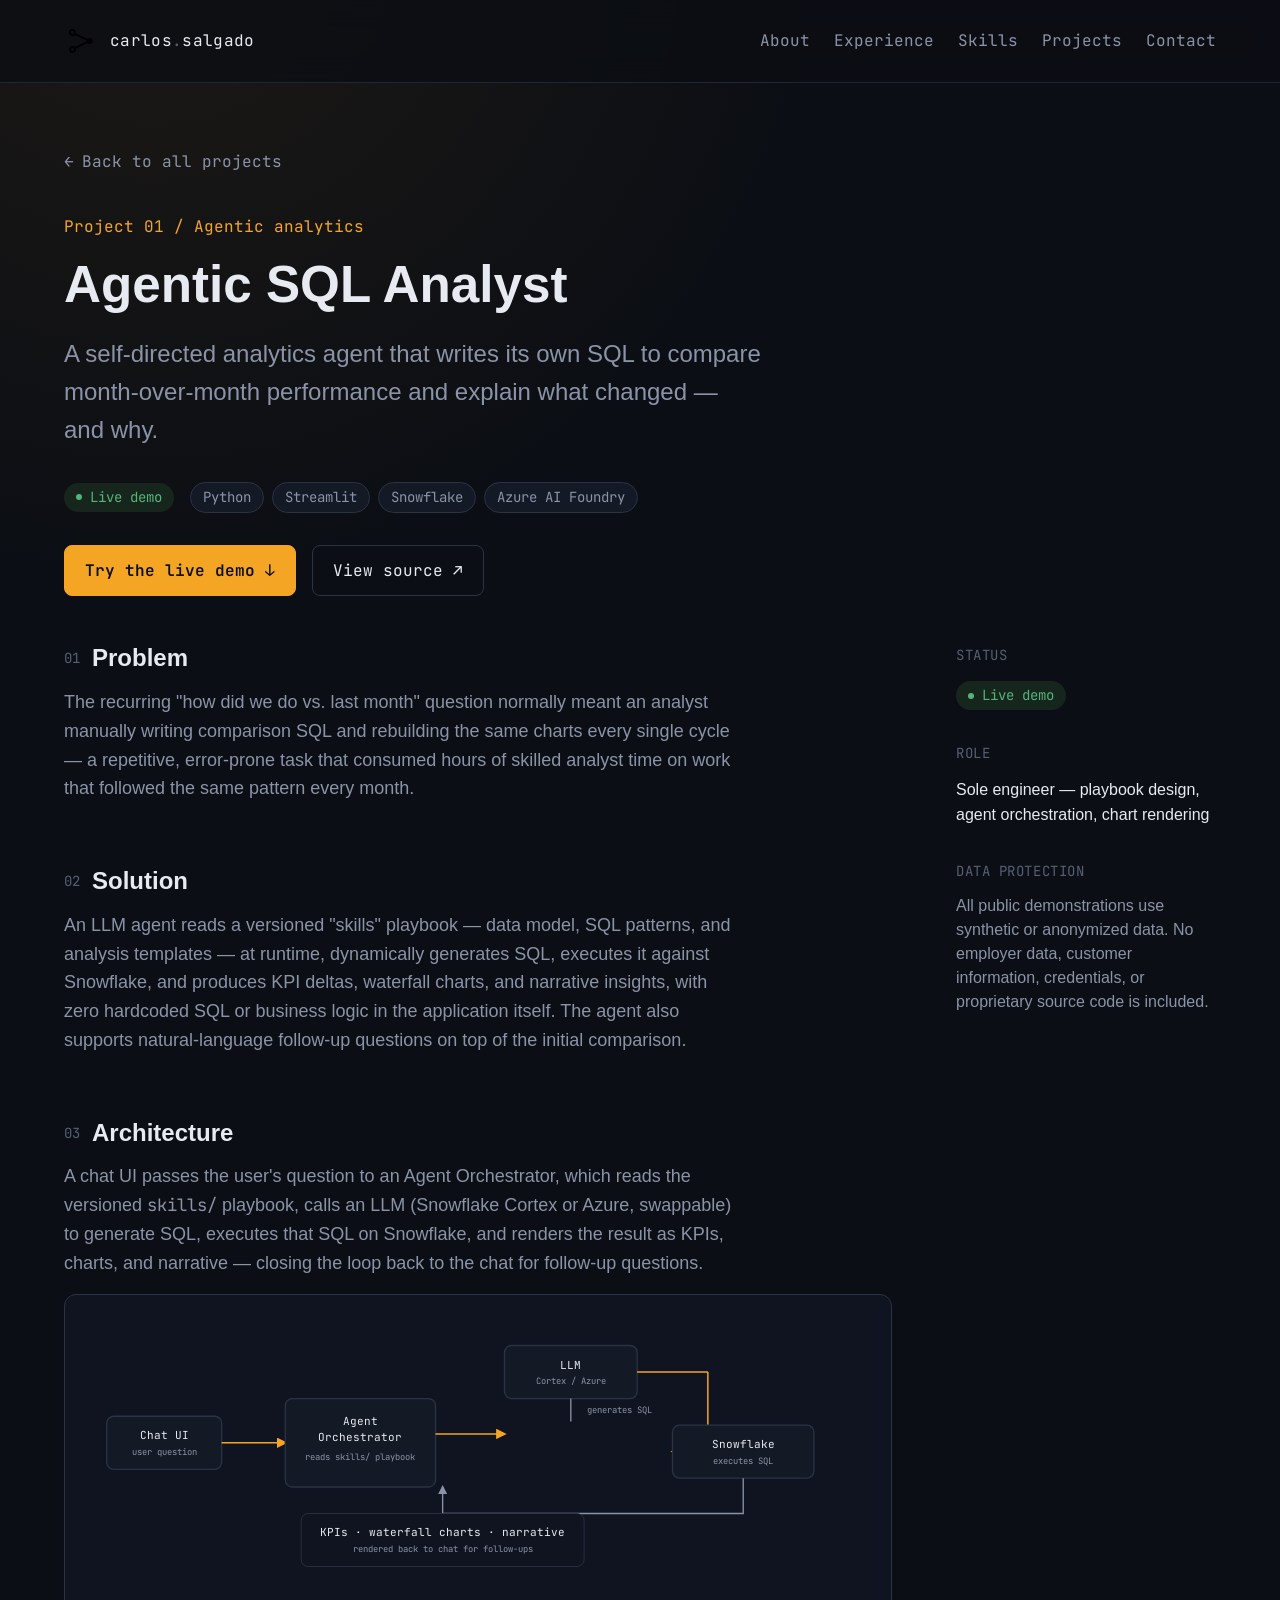
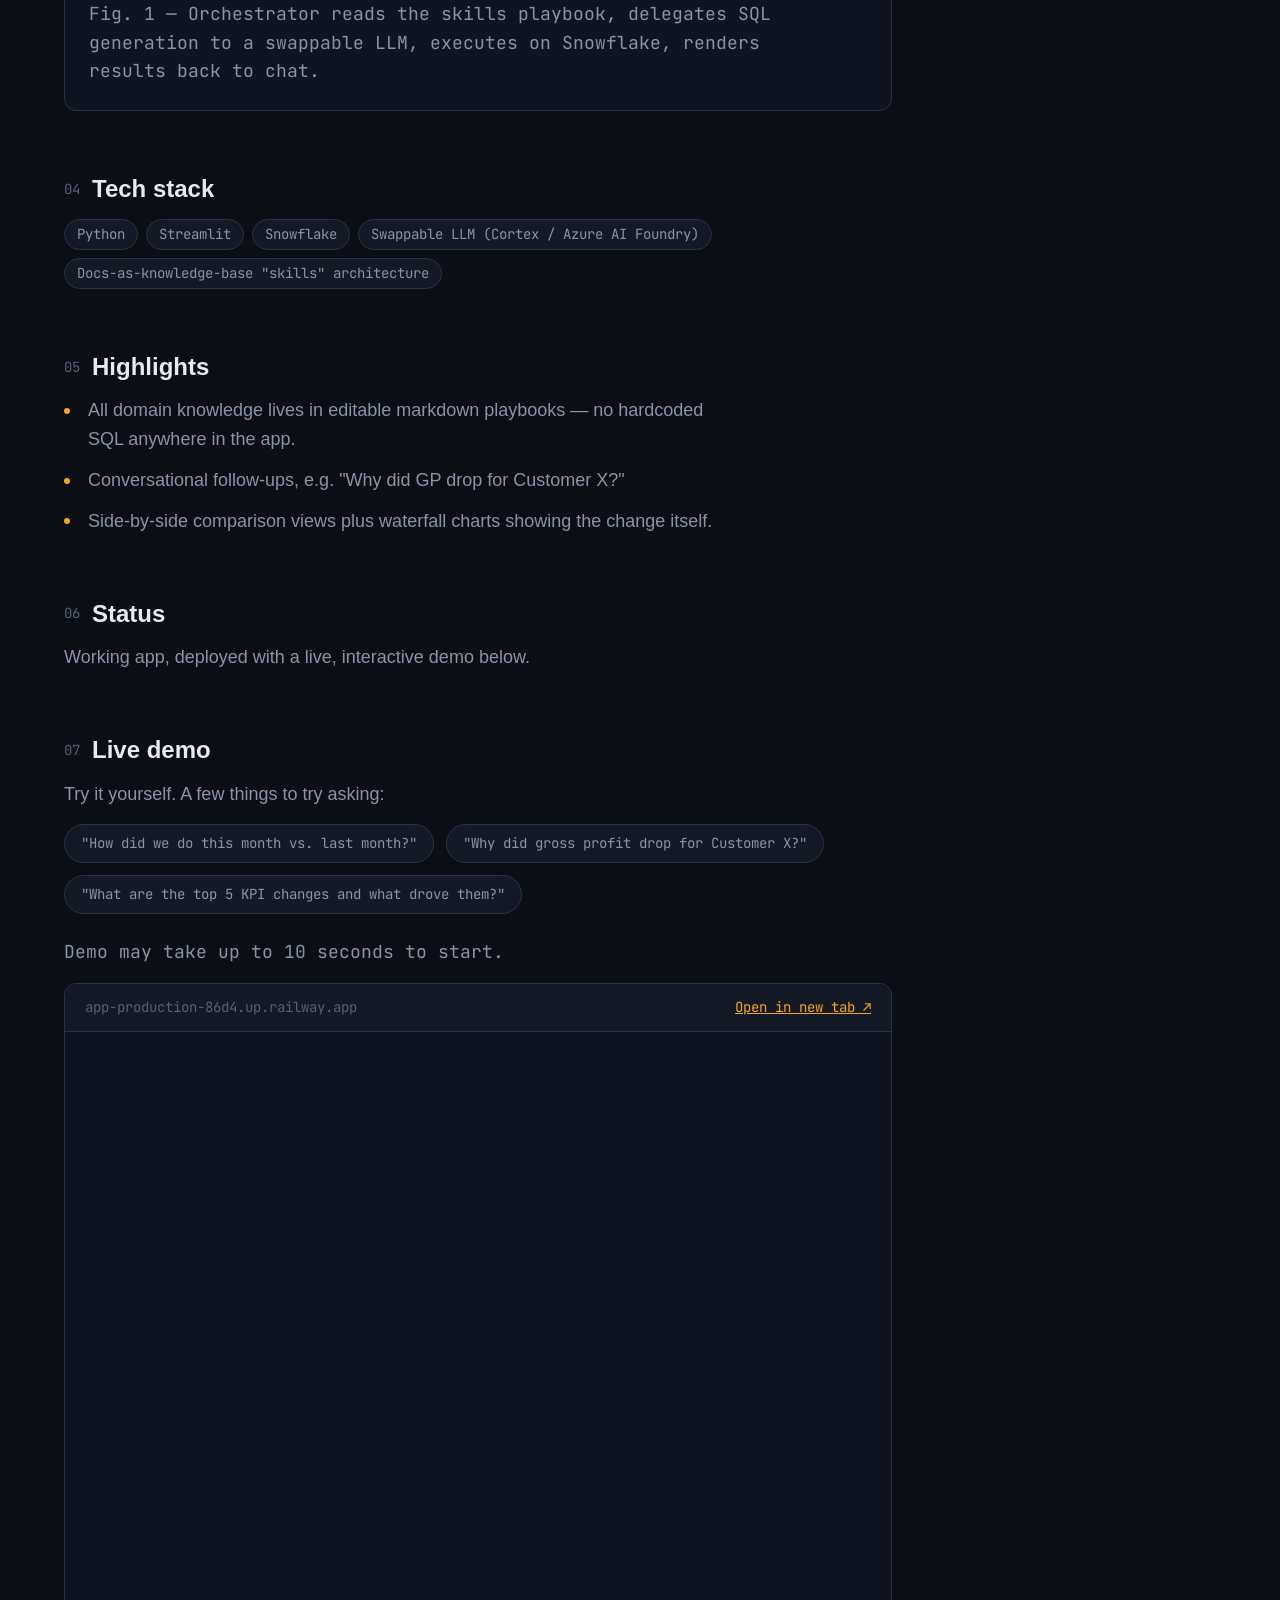
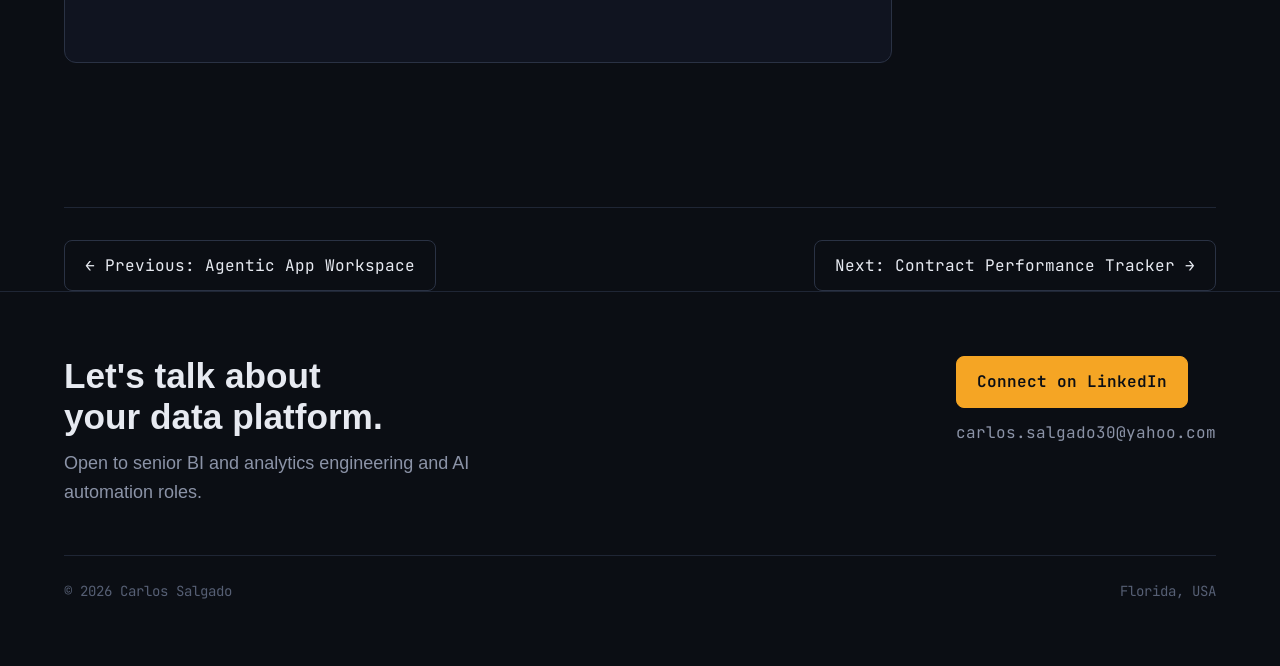
<file: projects/agentic-sql-analyst.html>
<!DOCTYPE html>
<html lang="en" data-theme="dark">
<head>
<meta charset="UTF-8">
<meta name="viewport" content="width=device-width, initial-scale=1.0">
<title>Agentic SQL Analyst | Carlos Salgado</title>
<meta name="description" content="Case study: an LLM agent that writes its own SQL to compare month-over-month performance from a versioned skills playbook, with zero hardcoded business logic.">
<meta property="og:type" content="article">
<meta property="og:title" content="Agentic SQL Analyst">
<meta property="og:description" content="An LLM agent that writes its own SQL to compare month-over-month performance from a versioned skills playbook, with zero hardcoded business logic.">
<meta property="og:url" content="https://sal1391.github.io/projects/agentic-sql-analyst.html">
<meta property="og:image" content="https://sal1391.github.io/assets/og/agentic-sql-analyst.png">
<meta property="og:image:width" content="1200">
<meta property="og:image:height" content="630">
<meta name="twitter:card" content="summary_large_image">
<meta name="twitter:image" content="https://sal1391.github.io/assets/og/agentic-sql-analyst.png">
<link rel="icon" type="image/svg+xml" href="../assets/favicon.svg">

<link rel="preconnect" href="https://fonts.googleapis.com">
<link rel="preconnect" href="https://fonts.gstatic.com" crossorigin>
<link href="https://api.fontshare.com/v2/css?f[]=cabinet-grotesk@700,500&f[]=general-sans@400,500,600&display=swap" rel="stylesheet">
<link href="https://fonts.googleapis.com/css2?family=JetBrains+Mono:wght@400;500;600&display=swap" rel="stylesheet">

<link rel="stylesheet" href="../css/base.css">
<link rel="stylesheet" href="../css/tokens.css">
<link rel="stylesheet" href="../css/style.css">
</head>
<body>
<a href="#main" class="skip-link">Skip to content</a>

<header class="site-header">
  <div class="container">
    <a href="../index.html" class="brand" aria-label="Carlos Salgado — home">
      <img src="../assets/mark.svg" alt="" class="brand-mark" width="34" height="34">
      <span class="brand-name">carlos<span class="dim">.</span>salgado</span>
    </a>
    <nav class="site-nav" aria-label="Primary">
      <a href="../index.html#about">About</a>
      <a href="../index.html#experience">Experience</a>
      <a href="../index.html#skills">Skills</a>
      <a href="../index.html#projects">Projects</a>
      <a href="../index.html#contact">Contact</a>
    </nav>
  </div>
</header>

<main id="main">
  <div class="container">

    <section class="case-hero">
      <a href="../index.html" class="back-link">Back to all projects</a>
      <p class="case-kicker">Project 01 / Agentic analytics</p>
      <h1>Agentic SQL Analyst</h1>
      <p class="case-oneliner">A self-directed analytics agent that writes its own SQL to compare
        month-over-month performance and explain what changed — and why.</p>
      <div class="case-meta-row">
        <span class="status status-live">Live demo</span>
        <div class="badge-row">
          <span class="tag">Python</span>
          <span class="tag">Streamlit</span>
          <span class="tag">Snowflake</span>
          <span class="tag">Azure AI Foundry</span>
        </div>
      </div>
      <div class="case-meta-row">
        <a href="#live-demo" class="btn btn-primary">Try the live demo ↓</a>
        <a href="https://github.com/sal1391/agentic-sql-analyst" class="btn btn-ghost" target="_blank" rel="noopener">View source ↗</a>
      </div>
    </section>

    <section class="case-body">
      <div class="case-main">
        <article>

          <section>
            <h2><span class="num">01</span> Problem</h2>
            <p>The recurring "how did we do vs. last month" question normally meant an analyst
              manually writing comparison SQL and rebuilding the same charts every single cycle —
              a repetitive, error-prone task that consumed hours of skilled analyst time on work
              that followed the same pattern every month.</p>
          </section>

          <section>
            <h2><span class="num">02</span> Solution</h2>
            <p>An LLM agent reads a versioned "skills" playbook — data model, SQL patterns, and
              analysis templates — at runtime, dynamically generates SQL, executes it against
              Snowflake, and produces KPI deltas, waterfall charts, and narrative insights, with
              zero hardcoded SQL or business logic in the application itself. The agent also
              supports natural-language follow-up questions on top of the initial comparison.</p>
          </section>

          <section>
            <h2><span class="num">03</span> Architecture</h2>
            <p>A chat UI passes the user's question to an Agent Orchestrator, which reads the
              versioned <code style="font-family:var(--font-mono);font-size:0.95em;">skills/</code>
              playbook, calls an LLM (Snowflake Cortex or Azure, swappable) to generate SQL,
              executes that SQL on Snowflake, and renders the result as KPIs, charts, and
              narrative — closing the loop back to the chat for follow-up questions.</p>
            <div class="diagram-frame">
              <div class="diagram-scroll"><svg viewBox="0 0 880 300" role="img" aria-label="Architecture diagram: chat UI sends a question to an agent orchestrator, which reads a skills playbook, calls a swappable LLM to generate SQL, executes it on Snowflake, and renders KPIs, charts, and narrative back to the chat.">
                <defs>
                  <marker id="arrow-t4" viewBox="0 0 10 10" refX="8" refY="5" markerWidth="7" markerHeight="7" orient="auto-start-reverse">
                    <path d="M0 0L10 5L0 10z" fill="#8b93a7"/>
                  </marker>
                  <marker id="arrow-t4-accent" viewBox="0 0 10 10" refX="8" refY="5" markerWidth="7" markerHeight="7" orient="auto-start-reverse">
                    <path d="M0 0L10 5L0 10z" fill="#f5a524"/>
                  </marker>
                </defs>
                <style>
                  .node-rect{fill:#141926;stroke:#2a3244;stroke-width:1.5;}
                  .node-label{font-family:'JetBrains Mono',monospace;font-size:12.5px;fill:#e7eaf1;}
                  .node-sub{font-family:'JetBrains Mono',monospace;font-size:10px;fill:#8b93a7;}
                  .edge{stroke:#8b93a7;stroke-width:1.5;fill:none;}
                  .edge-accent{stroke:#f5a524;stroke-width:1.7;fill:none;}
                  .group-label{font-family:'JetBrains Mono',monospace;font-size:10px;fill:#565f74;letter-spacing:0.06em;}
                </style>

                <rect x="20" y="110" width="130" height="60" rx="8" class="node-rect"/>
                <text x="85" y="136" text-anchor="middle" class="node-label">Chat UI</text>
                <text x="85" y="154" text-anchor="middle" class="node-sub">user question</text>

                <path class="edge-accent" d="M150 140 H222" marker-end="url(#arrow-t4-accent)"/>

                <rect x="222" y="90" width="170" height="100" rx="8" class="node-rect"/>
                <text x="307" y="120" text-anchor="middle" class="node-label">Agent</text>
                <text x="307" y="138" text-anchor="middle" class="node-label">Orchestrator</text>
                <text x="307" y="160" text-anchor="middle" class="node-sub">reads skills/ playbook</text>

                <path class="edge-accent" d="M392 130 H470" marker-end="url(#arrow-t4-accent)"/>

                <rect x="470" y="30" width="150" height="60" rx="8" class="node-rect"/>
                <text x="545" y="56" text-anchor="middle" class="node-label">LLM</text>
                <text x="545" y="74" text-anchor="middle" class="node-sub">Cortex / Azure</text>

                <path class="edge" d="M545 90 V116" marker-end="none"/>
                <text x="600" y="106" text-anchor="middle" class="node-sub">generates SQL</text>

                <path class="edge-accent" d="M470 150 H392" marker-end="none" opacity="0"/>
                <path class="edge-accent" d="M620 60 H700" marker-end="none"/>
                <path class="edge-accent" d="M700 60 V150 H660" marker-end="url(#arrow-t4-accent)"/>

                <rect x="660" y="120" width="160" height="60" rx="8" class="node-rect"/>
                <text x="740" y="146" text-anchor="middle" class="node-label">Snowflake</text>
                <text x="740" y="164" text-anchor="middle" class="node-sub">executes SQL</text>

                <path class="edge" d="M740 180 V220 H400 V190" marker-end="url(#arrow-t4)"/>

                <rect x="240" y="220" width="320" height="60" rx="8" fill="#101420" stroke="#2a3244"/>
                <text x="400" y="246" text-anchor="middle" class="node-label">KPIs · waterfall charts · narrative</text>
                <text x="400" y="264" text-anchor="middle" class="node-sub">rendered back to chat for follow-ups</text>
              </svg></div>
              <p class="diagram-caption">Fig. 1 — Orchestrator reads the skills playbook, delegates SQL generation to a swappable LLM, executes on Snowflake, renders results back to chat.</p>
            </div>
          </section>

          <section>
            <h2><span class="num">04</span> Tech stack</h2>
            <div class="badge-row">
              <span class="tag">Python</span>
              <span class="tag">Streamlit</span>
              <span class="tag">Snowflake</span>
              <span class="tag">Swappable LLM (Cortex / Azure AI Foundry)</span>
              <span class="tag">Docs-as-knowledge-base "skills" architecture</span>
            </div>
          </section>

          <section>
            <h2><span class="num">05</span> Highlights</h2>
            <ul role="list">
              <li>All domain knowledge lives in editable markdown playbooks — no hardcoded SQL anywhere in the app.</li>
              <li>Conversational follow-ups, e.g. "Why did GP drop for Customer X?"</li>
              <li>Side-by-side comparison views plus waterfall charts showing the change itself.</li>
            </ul>
          </section>

          <section>
            <h2><span class="num">06</span> Status</h2>
            <p>Working app, deployed with a live, interactive demo below.</p>
          </section>

          <section id="live-demo">
            <h2><span class="num">07</span> Live demo</h2>
            <p>Try it yourself. A few things to try asking:</p>
            <div class="prompt-pills">
              <span class="prompt-pill">"How did we do this month vs. last month?"</span>
              <span class="prompt-pill">"Why did gross profit drop for Customer X?"</span>
              <span class="prompt-pill">"What are the top 5 KPI changes and what drove them?"</span>
            </div>
            <p class="demo-note">Demo may take up to 10 seconds to start.</p>
            <div class="demo-embed">
              <div class="demo-embed-bar">
                <span class="demo-embed-url">app-production-86d4.up.railway.app</span>
                <a href="https://app-production-86d4.up.railway.app/" target="_blank" rel="noopener">Open in new tab ↗</a>
              </div>
              <iframe src="https://app-production-86d4.up.railway.app/" title="Agentic SQL Analyst — live demo" loading="lazy" referrerpolicy="no-referrer-when-downgrade"></iframe>
            </div>
          </section>

        </article>
      </div>

      <aside class="case-sidebar">
        <div class="sidebar-block">
          <p class="sidebar-label">Status</p>
          <span class="status status-live">Live demo</span>
        </div>
        <div class="sidebar-block">
          <p class="sidebar-label">Role</p>
          <p style="color:var(--color-text);font-size:var(--text-sm);">Sole engineer — playbook design, agent orchestration, chart rendering</p>
        </div>
        <div class="sidebar-block">
          <p class="sidebar-label">Data protection</p>
          <p class="sidebar-note">All public demonstrations use synthetic or anonymized data. No employer data, customer information, credentials, or proprietary source code is included.</p>
        </div>
      </aside>
    </section>

    <div class="case-nav-footer">
      <a href="./agentic-app-workspace.html" class="btn btn-ghost">← Previous: Agentic App Workspace</a>
      <a href="./contract-performance-tracker.html" class="btn btn-ghost">Next: Contract Performance Tracker →</a>
    </div>

  </div>
</main>

<footer class="site-footer">
  <div class="container">
    <div class="footer-grid">
      <div class="footer-lead">
        <h2>Let's talk about your data platform.</h2>
        <p>Open to senior BI and analytics engineering and AI automation roles.</p>
      </div>
      <div class="footer-actions">
        <a href="https://www.linkedin.com/in/csalgado30/" class="btn btn-primary" target="_blank" rel="noopener">Connect on LinkedIn</a>
        <a href="mailto:carlos.salgado30@yahoo.com" class="footer-email">carlos.salgado30@yahoo.com</a>
      </div>
    </div>
    <div class="footer-meta">
      <span>&copy; 2026 Carlos Salgado</span>
      <span>Florida, USA</span>
    </div>
  </div>
</footer>

</body>
</html>
</file>
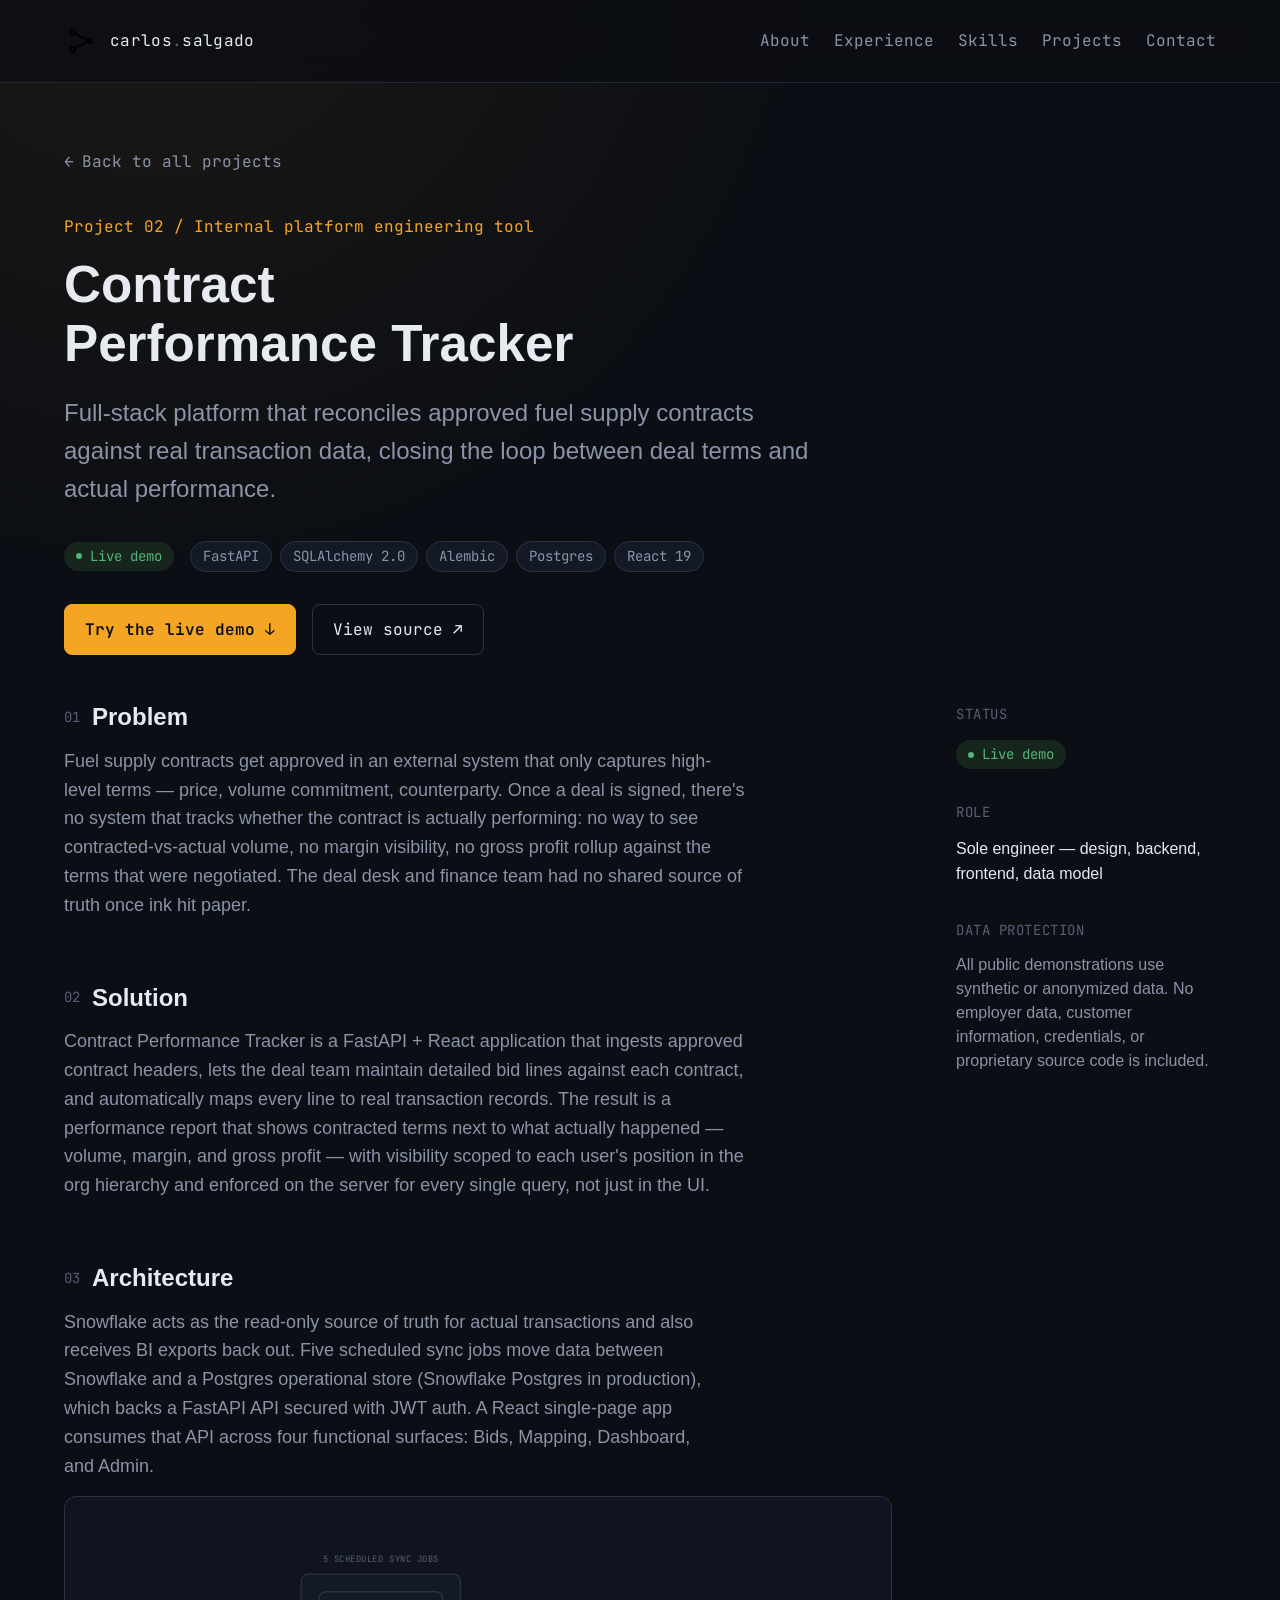
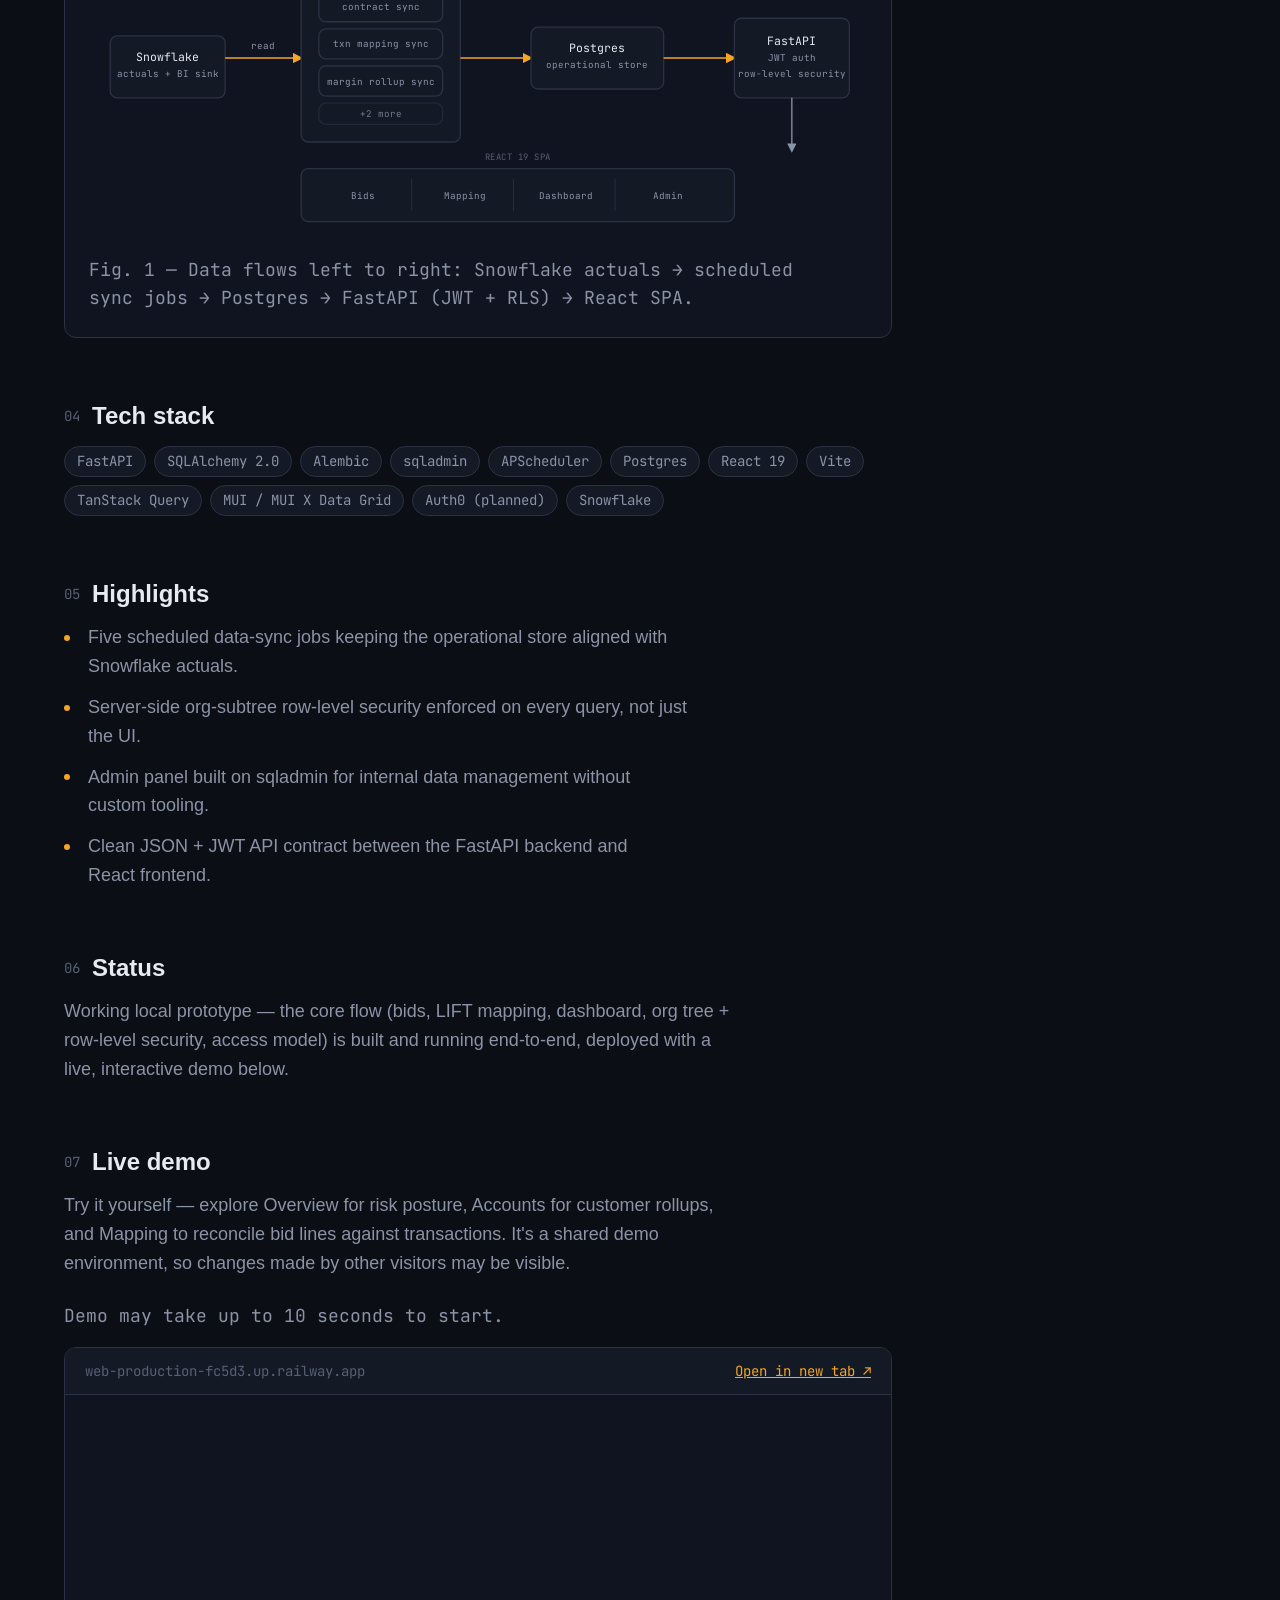
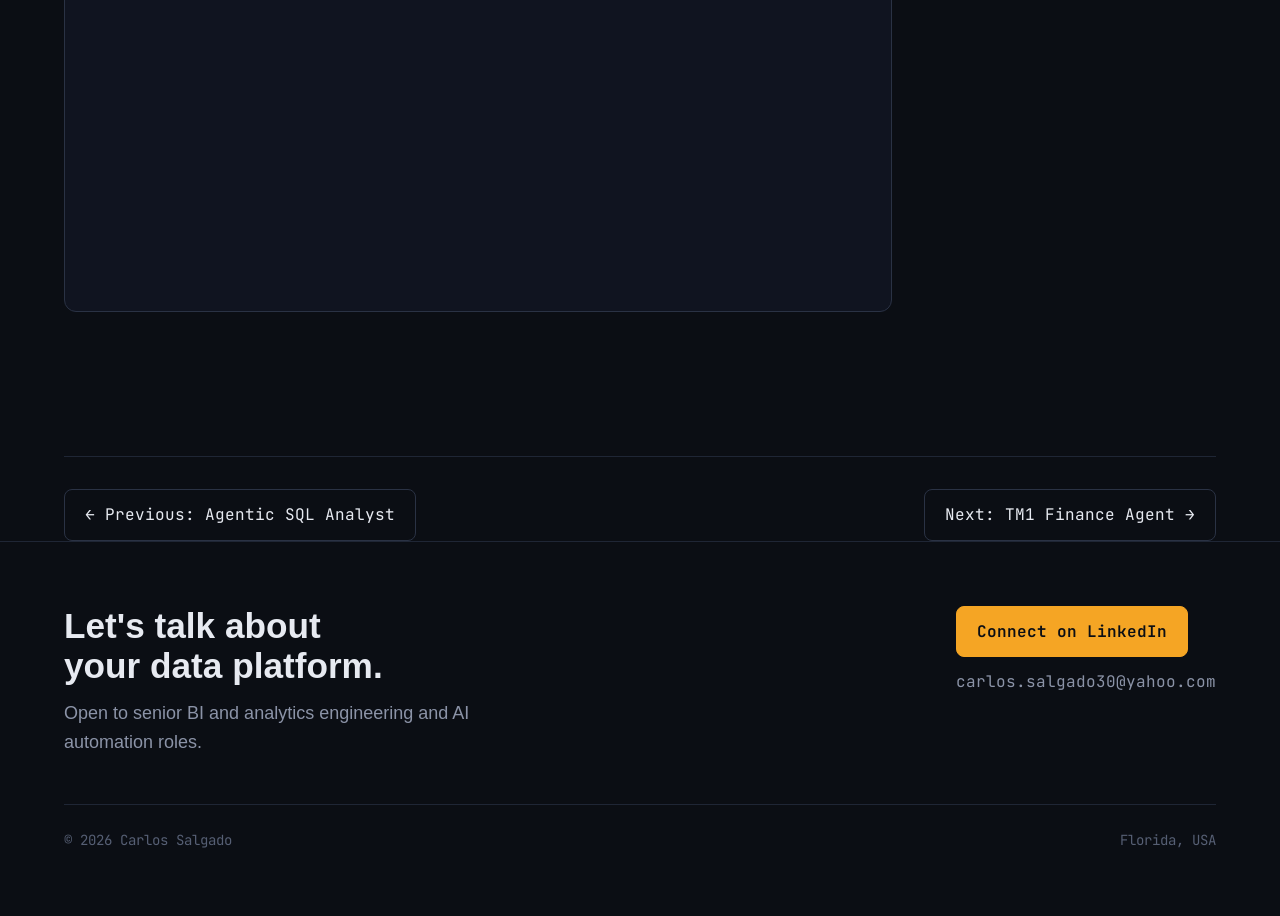
<file: projects/contract-performance-tracker.html>
<!DOCTYPE html>
<html lang="en" data-theme="dark">
<head>
<meta charset="UTF-8">
<meta name="viewport" content="width=device-width, initial-scale=1.0">
<title>Contract Performance Tracker | Carlos Salgado</title>
<meta name="description" content="Case study: Contract Performance Tracker, a FastAPI + React platform that reconciles approved fuel supply contracts against real transaction data with server-side row-level security.">
<meta property="og:type" content="article">
<meta property="og:title" content="Contract Performance Tracker">
<meta property="og:description" content="A FastAPI + React platform that reconciles approved fuel supply contracts against real transaction data with server-side row-level security.">
<meta property="og:url" content="https://sal1391.github.io/projects/contract-performance-tracker.html">
<meta property="og:image" content="https://sal1391.github.io/assets/og/contract-performance-tracker.png">
<meta property="og:image:width" content="1200">
<meta property="og:image:height" content="630">
<meta name="twitter:card" content="summary_large_image">
<meta name="twitter:image" content="https://sal1391.github.io/assets/og/contract-performance-tracker.png">
<link rel="icon" type="image/svg+xml" href="../assets/favicon.svg">

<link rel="preconnect" href="https://fonts.googleapis.com">
<link rel="preconnect" href="https://fonts.gstatic.com" crossorigin>
<link href="https://api.fontshare.com/v2/css?f[]=cabinet-grotesk@700,500&f[]=general-sans@400,500,600&display=swap" rel="stylesheet">
<link href="https://fonts.googleapis.com/css2?family=JetBrains+Mono:wght@400;500;600&display=swap" rel="stylesheet">

<link rel="stylesheet" href="../css/base.css">
<link rel="stylesheet" href="../css/tokens.css">
<link rel="stylesheet" href="../css/style.css">
</head>
<body>
<a href="#main" class="skip-link">Skip to content</a>

<header class="site-header">
  <div class="container">
    <a href="../index.html" class="brand" aria-label="Carlos Salgado — home">
      <img src="../assets/mark.svg" alt="" class="brand-mark" width="34" height="34">
      <span class="brand-name">carlos<span class="dim">.</span>salgado</span>
    </a>
    <nav class="site-nav" aria-label="Primary">
      <a href="../index.html#about">About</a>
      <a href="../index.html#experience">Experience</a>
      <a href="../index.html#skills">Skills</a>
      <a href="../index.html#projects">Projects</a>
      <a href="../index.html#contact">Contact</a>
    </nav>
  </div>
</header>

<main id="main">
  <div class="container">

    <section class="case-hero">
      <a href="../index.html" class="back-link">Back to all projects</a>
      <p class="case-kicker">Project 02 / Internal platform engineering tool</p>
      <h1>Contract Performance Tracker</h1>
      <p class="case-oneliner">Full-stack platform that reconciles approved fuel supply contracts
        against real transaction data, closing the loop between deal terms and actual performance.</p>
      <div class="case-meta-row">
        <span class="status status-live">Live demo</span>
        <div class="badge-row">
          <span class="tag">FastAPI</span>
          <span class="tag">SQLAlchemy 2.0</span>
          <span class="tag">Alembic</span>
          <span class="tag">Postgres</span>
          <span class="tag">React 19</span>
        </div>
      </div>
      <div class="case-meta-row">
        <a href="#live-demo" class="btn btn-primary">Try the live demo ↓</a>
        <a href="https://github.com/sal1391/contract-performance-tracker" class="btn btn-ghost" target="_blank" rel="noopener">View source ↗</a>
      </div>
    </section>

    <section class="case-body">
      <div class="case-main">
        <article>

          <section>
            <h2><span class="num">01</span> Problem</h2>
            <p>Fuel supply contracts get approved in an external system that only captures
              high-level terms — price, volume commitment, counterparty. Once a deal is signed,
              there's no system that tracks whether the contract is actually performing: no way
              to see contracted-vs-actual volume, no margin visibility, no gross profit rollup
              against the terms that were negotiated. The deal desk and finance team had no
              shared source of truth once ink hit paper.</p>
          </section>

          <section>
            <h2><span class="num">02</span> Solution</h2>
            <p>Contract Performance Tracker is a FastAPI + React application that ingests approved contract headers,
              lets the deal team maintain detailed bid lines against each contract, and
              automatically maps every line to real transaction records. The result is a
              performance report that shows contracted terms next to what actually happened —
              volume, margin, and gross profit — with visibility scoped to each user's position
              in the org hierarchy and enforced on the server for every single query, not just
              in the UI.</p>
          </section>

          <section>
            <h2><span class="num">03</span> Architecture</h2>
            <p>Snowflake acts as the read-only source of truth for actual transactions and also
              receives BI exports back out. Five scheduled sync jobs move data between Snowflake
              and a Postgres operational store (Snowflake Postgres in production), which backs a
              FastAPI API secured with JWT auth. A React single-page app consumes that API across
              four functional surfaces: Bids, Mapping, Dashboard, and Admin.</p>
            <div class="diagram-frame">
              <div class="diagram-scroll"><svg viewBox="0 0 880 360" role="img" aria-label="Architecture diagram: Snowflake feeds five scheduled sync jobs into a Postgres operational store, which backs a FastAPI JWT API consumed by a React SPA with Bids, Mapping, Dashboard, and Admin modules.">
                <defs>
                  <marker id="arrow-t" viewBox="0 0 10 10" refX="8" refY="5" markerWidth="7" markerHeight="7" orient="auto-start-reverse">
                    <path d="M0 0L10 5L0 10z" fill="#8b93a7"/>
                  </marker>
                  <marker id="arrow-t-accent" viewBox="0 0 10 10" refX="8" refY="5" markerWidth="7" markerHeight="7" orient="auto-start-reverse">
                    <path d="M0 0L10 5L0 10z" fill="#f5a524"/>
                  </marker>
                </defs>
                <style>
                  .node-rect{fill:#141926;stroke:#2a3244;stroke-width:1.5;rx:8;}
                  .node-label{font-family:'JetBrains Mono',monospace;font-size:13px;fill:#e7eaf1;}
                  .node-sub{font-family:'JetBrains Mono',monospace;font-size:10.5px;fill:#8b93a7;}
                  .edge{stroke:#8b93a7;stroke-width:1.5;fill:none;}
                  .edge-accent{stroke:#f5a524;stroke-width:1.7;fill:none;}
                  .group-label{font-family:'JetBrains Mono',monospace;font-size:10px;fill:#565f74;letter-spacing:0.06em;}
                </style>

                <rect x="24" y="130" width="130" height="70" class="node-rect"/>
                <text x="89" y="158" text-anchor="middle" class="node-label">Snowflake</text>
                <text x="89" y="176" text-anchor="middle" class="node-sub">actuals + BI sink</text>

                <path class="edge-accent" d="M154 155 H240" marker-end="url(#arrow-t-accent)"/>
                <text x="197" y="145" text-anchor="middle" class="node-sub">read</text>

                <rect x="240" y="60" width="180" height="190" class="node-rect" fill="#101420"/>
                <text x="330" y="46" text-anchor="middle" class="group-label">5 SCHEDULED SYNC JOBS</text>
                <rect x="260" y="80" width="140" height="34" class="node-rect"/>
                <text x="330" y="101" text-anchor="middle" class="node-sub">contract sync</text>
                <rect x="260" y="122" width="140" height="34" class="node-rect"/>
                <text x="330" y="143" text-anchor="middle" class="node-sub">txn mapping sync</text>
                <rect x="260" y="164" width="140" height="34" class="node-rect"/>
                <text x="330" y="185" text-anchor="middle" class="node-sub">margin rollup sync</text>
                <rect x="260" y="206" width="140" height="24" class="node-rect" opacity="0.6"/>
                <text x="330" y="222" text-anchor="middle" class="node-sub" opacity="0.8">+2 more</text>

                <path class="edge-accent" d="M420 155 H500" marker-end="url(#arrow-t-accent)"/>

                <rect x="500" y="120" width="150" height="70" class="node-rect"/>
                <text x="575" y="148" text-anchor="middle" class="node-label">Postgres</text>
                <text x="575" y="166" text-anchor="middle" class="node-sub">operational store</text>

                <path class="edge-accent" d="M650 155 H730" marker-end="url(#arrow-t-accent)"/>

                <rect x="730" y="110" width="130" height="90" class="node-rect"/>
                <text x="795" y="140" text-anchor="middle" class="node-label">FastAPI</text>
                <text x="795" y="158" text-anchor="middle" class="node-sub">JWT auth</text>
                <text x="795" y="176" text-anchor="middle" class="node-sub">row-level security</text>

                <path class="edge" d="M795 200 V260" marker-end="url(#arrow-t)"/>

                <rect x="240" y="280" width="490" height="60" class="node-rect" fill="#101420"/>
                <text x="485" y="270" text-anchor="middle" class="group-label">REACT 19 SPA</text>
                <text x="310" y="315" text-anchor="middle" class="node-sub">Bids</text>
                <text x="425" y="315" text-anchor="middle" class="node-sub">Mapping</text>
                <text x="540" y="315" text-anchor="middle" class="node-sub">Dashboard</text>
                <text x="655" y="315" text-anchor="middle" class="node-sub">Admin</text>
                <line x1="365" y1="292" x2="365" y2="328" stroke="#2a3244"/>
                <line x1="480" y1="292" x2="480" y2="328" stroke="#2a3244"/>
                <line x1="595" y1="292" x2="595" y2="328" stroke="#2a3244"/>
              </svg></div>
              <p class="diagram-caption">Fig. 1 — Data flows left to right: Snowflake actuals → scheduled sync jobs → Postgres → FastAPI (JWT + RLS) → React SPA.</p>
            </div>
          </section>

          <section>
            <h2><span class="num">04</span> Tech stack</h2>
            <div class="badge-row">
              <span class="tag">FastAPI</span>
              <span class="tag">SQLAlchemy 2.0</span>
              <span class="tag">Alembic</span>
              <span class="tag">sqladmin</span>
              <span class="tag">APScheduler</span>
              <span class="tag">Postgres</span>
              <span class="tag">React 19</span>
              <span class="tag">Vite</span>
              <span class="tag">TanStack Query</span>
              <span class="tag">MUI / MUI X Data Grid</span>
              <span class="tag">Auth0 (planned)</span>
              <span class="tag">Snowflake</span>
            </div>
          </section>

          <section>
            <h2><span class="num">05</span> Highlights</h2>
            <ul role="list">
              <li>Five scheduled data-sync jobs keeping the operational store aligned with Snowflake actuals.</li>
              <li>Server-side org-subtree row-level security enforced on every query, not just the UI.</li>
              <li>Admin panel built on sqladmin for internal data management without custom tooling.</li>
              <li>Clean JSON + JWT API contract between the FastAPI backend and React frontend.</li>
            </ul>
          </section>

          <section>
            <h2><span class="num">06</span> Status</h2>
            <p>Working local prototype — the core flow (bids, LIFT mapping, dashboard, org tree +
              row-level security, access model) is built and running end-to-end, deployed with a
              live, interactive demo below.</p>
          </section>

          <section id="live-demo">
            <h2><span class="num">07</span> Live demo</h2>
            <p>Try it yourself — explore Overview for risk posture, Accounts for customer rollups,
              and Mapping to reconcile bid lines against transactions. It's a shared demo
              environment, so changes made by other visitors may be visible.</p>
            <p class="demo-note">Demo may take up to 10 seconds to start.</p>
            <div class="demo-embed">
              <div class="demo-embed-bar">
                <span class="demo-embed-url">web-production-fc5d3.up.railway.app</span>
                <a href="https://web-production-fc5d3.up.railway.app" target="_blank" rel="noopener">Open in new tab ↗</a>
              </div>
              <div class="demo-embed-fit" data-fit-width="1440" data-fit-height="900">
                <iframe src="https://web-production-fc5d3.up.railway.app" title="Contract Performance Tracker — live demo" loading="lazy" referrerpolicy="no-referrer-when-downgrade"></iframe>
              </div>
            </div>
          </section>

        </article>
      </div>

      <aside class="case-sidebar">
        <div class="sidebar-block">
          <p class="sidebar-label">Status</p>
          <span class="status status-live">Live demo</span>
        </div>
        <div class="sidebar-block">
          <p class="sidebar-label">Role</p>
          <p style="color:var(--color-text);font-size:var(--text-sm);">Sole engineer — design, backend, frontend, data model</p>
        </div>
        <div class="sidebar-block">
          <p class="sidebar-label">Data protection</p>
          <p class="sidebar-note">All public demonstrations use synthetic or anonymized data. No employer data, customer information, credentials, or proprietary source code is included.</p>
        </div>
      </aside>
    </section>

    <div class="case-nav-footer">
      <a href="./agentic-sql-analyst.html" class="btn btn-ghost">← Previous: Agentic SQL Analyst</a>
      <a href="./tm1-finance-agent.html" class="btn btn-ghost">Next: TM1 Finance Agent →</a>
    </div>

  </div>
</main>

<footer class="site-footer">
  <div class="container">
    <div class="footer-grid">
      <div class="footer-lead">
        <h2>Let's talk about your data platform.</h2>
        <p>Open to senior BI and analytics engineering and AI automation roles.</p>
      </div>
      <div class="footer-actions">
        <a href="https://www.linkedin.com/in/csalgado30/" class="btn btn-primary" target="_blank" rel="noopener">Connect on LinkedIn</a>
        <a href="mailto:carlos.salgado30@yahoo.com" class="footer-email">carlos.salgado30@yahoo.com</a>
      </div>
    </div>
    <div class="footer-meta">
      <span>&copy; 2026 Carlos Salgado</span>
      <span>Florida, USA</span>
    </div>
  </div>
</footer>

<script>
(function () {
  var wrap = document.querySelector('.demo-embed-fit');
  if (!wrap) return;
  var iframe = wrap.querySelector('iframe');
  var w = parseInt(wrap.dataset.fitWidth, 10);
  var h = parseInt(wrap.dataset.fitHeight, 10);
  iframe.style.width = w + 'px';
  iframe.style.height = h + 'px';
  function fit() {
    var scale = wrap.clientWidth / w;
    iframe.style.transform = 'scale(' + scale + ')';
    wrap.style.height = (h * scale) + 'px';
  }
  window.addEventListener('resize', fit);
  fit();
})();
</script>
</body>
</html>
</file>
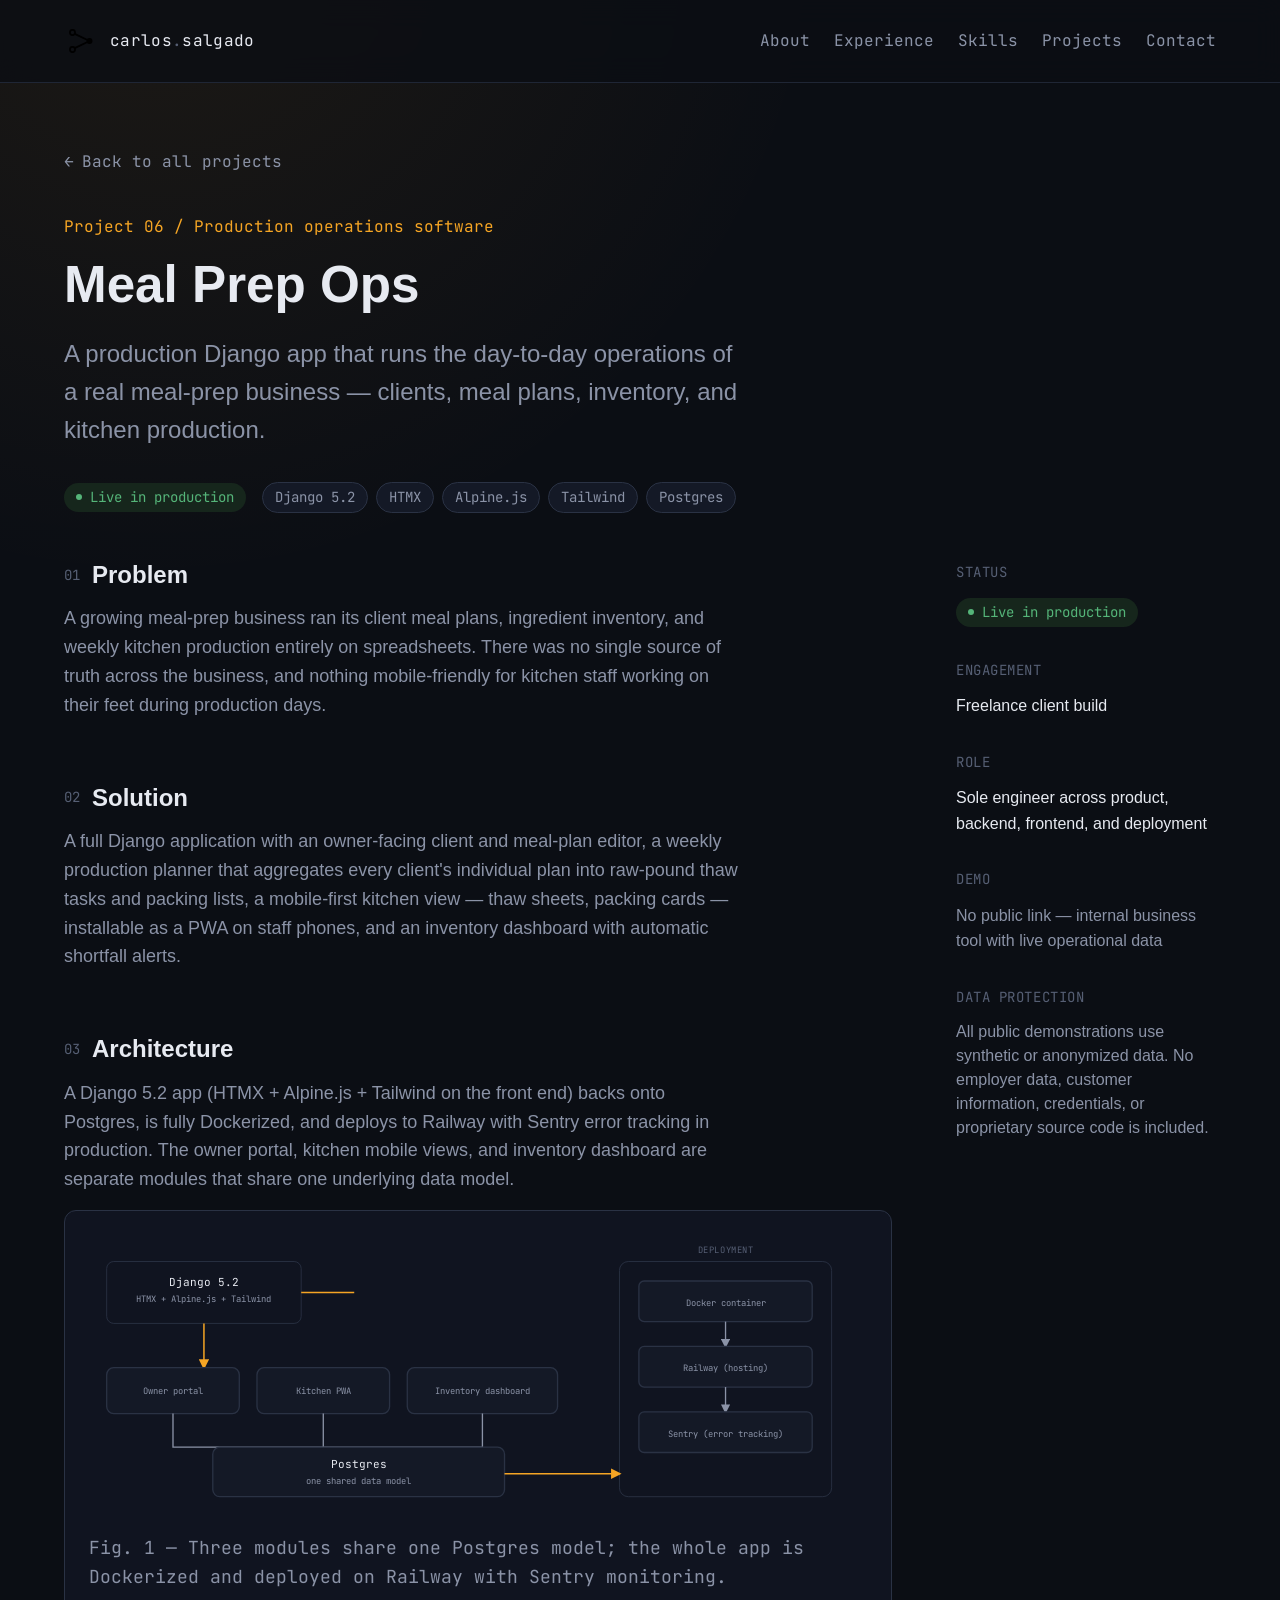
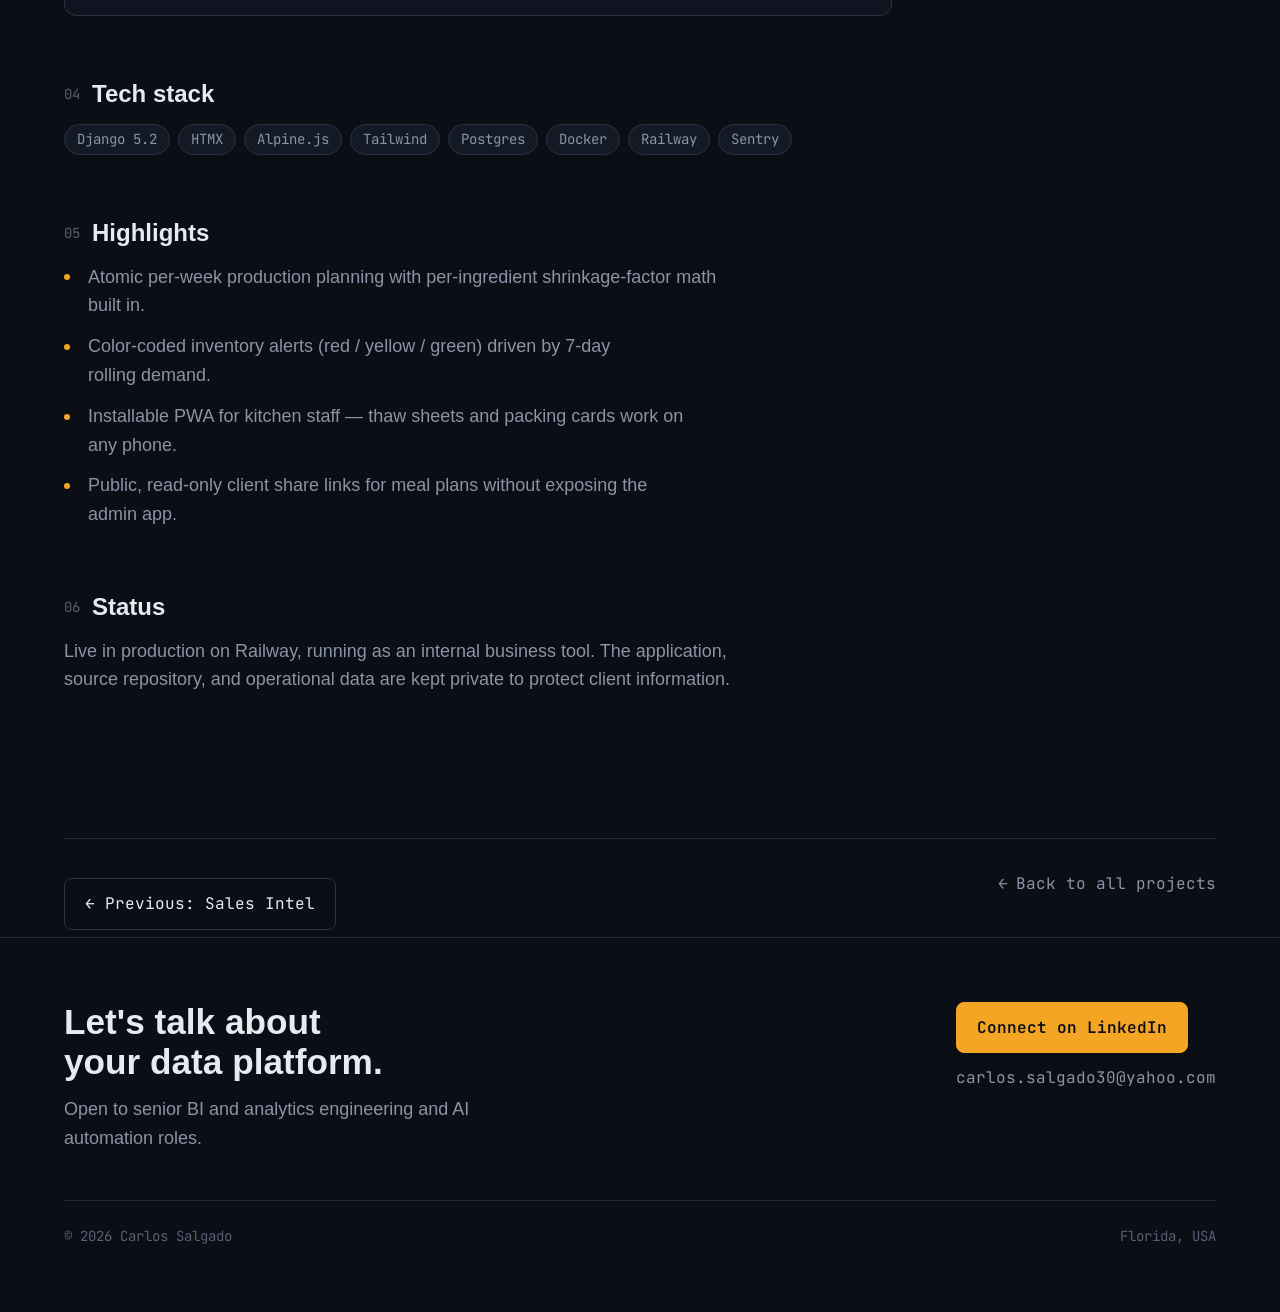
<file: projects/meal-prep-ops.html>
<!DOCTYPE html>
<html lang="en" data-theme="dark">
<head>
<meta charset="UTF-8">
<meta name="viewport" content="width=device-width, initial-scale=1.0">
<title>Meal Prep Ops — Production Operations App | Carlos Salgado</title>
<meta name="description" content="Case study: a production Django app that runs the day-to-day operations of a real meal-prep business — clients, meal plans, inventory, and kitchen production.">
<meta property="og:type" content="article">
<meta property="og:title" content="Meal Prep Ops — Production Operations App">
<meta property="og:description" content="A production Django app that runs the day-to-day operations of a real meal-prep business — clients, meal plans, inventory, and kitchen production.">
<meta property="og:url" content="https://sal1391.github.io/projects/meal-prep-ops.html">
<meta property="og:image" content="https://sal1391.github.io/assets/og/meal-prep-ops.png">
<meta property="og:image:width" content="1200">
<meta property="og:image:height" content="630">
<meta name="twitter:card" content="summary_large_image">
<meta name="twitter:image" content="https://sal1391.github.io/assets/og/meal-prep-ops.png">
<link rel="icon" type="image/svg+xml" href="../assets/favicon.svg">

<link rel="preconnect" href="https://fonts.googleapis.com">
<link rel="preconnect" href="https://fonts.gstatic.com" crossorigin>
<link href="https://api.fontshare.com/v2/css?f[]=cabinet-grotesk@700,500&f[]=general-sans@400,500,600&display=swap" rel="stylesheet">
<link href="https://fonts.googleapis.com/css2?family=JetBrains+Mono:wght@400;500;600&display=swap" rel="stylesheet">

<link rel="stylesheet" href="../css/base.css">
<link rel="stylesheet" href="../css/tokens.css">
<link rel="stylesheet" href="../css/style.css">
</head>
<body>
<a href="#main" class="skip-link">Skip to content</a>

<header class="site-header">
  <div class="container">
    <a href="../index.html" class="brand" aria-label="Carlos Salgado — home">
      <img src="../assets/mark.svg" alt="" class="brand-mark" width="34" height="34">
      <span class="brand-name">carlos<span class="dim">.</span>salgado</span>
    </a>
    <nav class="site-nav" aria-label="Primary">
      <a href="../index.html#about">About</a>
      <a href="../index.html#experience">Experience</a>
      <a href="../index.html#skills">Skills</a>
      <a href="../index.html#projects">Projects</a>
      <a href="../index.html#contact">Contact</a>
    </nav>
  </div>
</header>

<main id="main">
  <div class="container">

    <section class="case-hero">
      <a href="../index.html" class="back-link">Back to all projects</a>
      <p class="case-kicker">Project 06 / Production operations software</p>
      <h1>Meal Prep Ops</h1>
      <p class="case-oneliner">A production Django app that runs the day-to-day operations of a real
        meal-prep business — clients, meal plans, inventory, and kitchen production.</p>
      <div class="case-meta-row">
        <span class="status status-live">Live in production</span>
        <div class="badge-row">
          <span class="tag">Django 5.2</span>
          <span class="tag">HTMX</span>
          <span class="tag">Alpine.js</span>
          <span class="tag">Tailwind</span>
          <span class="tag">Postgres</span>
        </div>
      </div>
    </section>

    <section class="case-body">
      <div class="case-main">
        <article>

          <section>
            <h2><span class="num">01</span> Problem</h2>
            <p>A growing meal-prep business ran its client meal plans, ingredient inventory, and
              weekly kitchen production entirely on spreadsheets. There was no single source of
              truth across the business, and nothing mobile-friendly for kitchen staff working
              on their feet during production days.</p>
          </section>

          <section>
            <h2><span class="num">02</span> Solution</h2>
            <p>A full Django application with an owner-facing client and meal-plan editor, a
              weekly production planner that aggregates every client's individual plan into
              raw-pound thaw tasks and packing lists, a mobile-first kitchen view — thaw sheets,
              packing cards — installable as a PWA on staff phones, and an inventory dashboard
              with automatic shortfall alerts.</p>
          </section>

          <section>
            <h2><span class="num">03</span> Architecture</h2>
            <p>A Django 5.2 app (HTMX + Alpine.js + Tailwind on the front end) backs onto
              Postgres, is fully Dockerized, and deploys to Railway with Sentry error tracking
              in production. The owner portal, kitchen mobile views, and inventory dashboard are
              separate modules that share one underlying data model.</p>
            <div class="diagram-frame">
              <div class="diagram-scroll"><svg viewBox="0 0 880 320" role="img" aria-label="Architecture diagram: a Django 5.2 app with HTMX, Alpine, and Tailwind serves three modules — owner portal, kitchen PWA, and inventory dashboard — sharing one Postgres data model, Dockerized and deployed on Railway with Sentry monitoring.">
                <defs>
                  <marker id="arrow-t5" viewBox="0 0 10 10" refX="8" refY="5" markerWidth="7" markerHeight="7" orient="auto-start-reverse">
                    <path d="M0 0L10 5L0 10z" fill="#8b93a7"/>
                  </marker>
                  <marker id="arrow-t5-accent" viewBox="0 0 10 10" refX="8" refY="5" markerWidth="7" markerHeight="7" orient="auto-start-reverse">
                    <path d="M0 0L10 5L0 10z" fill="#f5a524"/>
                  </marker>
                </defs>
                <style>
                  .node-rect{fill:#141926;stroke:#2a3244;stroke-width:1.5;}
                  .node-label{font-family:'JetBrains Mono',monospace;font-size:12.5px;fill:#e7eaf1;}
                  .node-sub{font-family:'JetBrains Mono',monospace;font-size:10px;fill:#8b93a7;}
                  .edge{stroke:#8b93a7;stroke-width:1.5;fill:none;}
                  .edge-accent{stroke:#f5a524;stroke-width:1.7;fill:none;}
                  .group-label{font-family:'JetBrains Mono',monospace;font-size:10px;fill:#565f74;letter-spacing:0.06em;}
                </style>

                <rect x="20" y="30" width="220" height="70" rx="8" fill="#101420" stroke="#2a3244"/>
                <text x="130" y="58" text-anchor="middle" class="node-label">Django 5.2</text>
                <text x="130" y="76" text-anchor="middle" class="node-sub">HTMX + Alpine.js + Tailwind</text>

                <path class="edge-accent" d="M240 65 H300" marker-end="none"/>
                <path class="edge-accent" d="M130 100 V150" marker-end="url(#arrow-t5-accent)"/>

                <rect x="20" y="150" width="150" height="52" rx="8" class="node-rect"/>
                <text x="95" y="180" text-anchor="middle" class="node-sub">Owner portal</text>

                <rect x="190" y="150" width="150" height="52" rx="8" class="node-rect"/>
                <text x="265" y="180" text-anchor="middle" class="node-sub">Kitchen PWA</text>

                <rect x="360" y="150" width="170" height="52" rx="8" class="node-rect"/>
                <text x="445" y="180" text-anchor="middle" class="node-sub">Inventory dashboard</text>

                <path class="edge" d="M95 202 V240 H445 V202" marker-end="none"/>
                <path class="edge" d="M265 202 V240" marker-end="none"/>

                <rect x="140" y="240" width="330" height="56" rx="8" class="node-rect"/>
                <text x="305" y="264" text-anchor="middle" class="node-label">Postgres</text>
                <text x="305" y="282" text-anchor="middle" class="node-sub">one shared data model</text>

                <rect x="600" y="30" width="240" height="266" rx="10" fill="#101420" stroke="#2a3244"/>
                <text x="720" y="20" text-anchor="middle" class="group-label">DEPLOYMENT</text>
                <rect x="622" y="52" width="196" height="46" rx="6" class="node-rect"/>
                <text x="720" y="80" text-anchor="middle" class="node-sub">Docker container</text>
                <path class="edge" d="M720 98 V126" marker-end="url(#arrow-t5)"/>
                <rect x="622" y="126" width="196" height="46" rx="6" class="node-rect"/>
                <text x="720" y="154" text-anchor="middle" class="node-sub">Railway (hosting)</text>
                <path class="edge" d="M720 172 V200" marker-end="url(#arrow-t5)"/>
                <rect x="622" y="200" width="196" height="46" rx="6" class="node-rect"/>
                <text x="720" y="228" text-anchor="middle" class="node-sub">Sentry (error tracking)</text>

                <path class="edge-accent" d="M470 270 H600" marker-end="url(#arrow-t5-accent)"/>
              </svg></div>
              <p class="diagram-caption">Fig. 1 — Three modules share one Postgres model; the whole app is Dockerized and deployed on Railway with Sentry monitoring.</p>
            </div>
          </section>

          <section>
            <h2><span class="num">04</span> Tech stack</h2>
            <div class="badge-row">
              <span class="tag">Django 5.2</span>
              <span class="tag">HTMX</span>
              <span class="tag">Alpine.js</span>
              <span class="tag">Tailwind</span>
              <span class="tag">Postgres</span>
              <span class="tag">Docker</span>
              <span class="tag">Railway</span>
              <span class="tag">Sentry</span>
            </div>
          </section>

          <section>
            <h2><span class="num">05</span> Highlights</h2>
            <ul role="list">
              <li>Atomic per-week production planning with per-ingredient shrinkage-factor math built in.</li>
              <li>Color-coded inventory alerts (red / yellow / green) driven by 7-day rolling demand.</li>
              <li>Installable PWA for kitchen staff — thaw sheets and packing cards work on any phone.</li>
              <li>Public, read-only client share links for meal plans without exposing the admin app.</li>
            </ul>
          </section>

          <section>
            <h2><span class="num">06</span> Status</h2>
            <p>Live in production on Railway, running as an internal business tool. The application,
              source repository, and operational data are kept private to protect client information.</p>
          </section>

        </article>
      </div>

      <aside class="case-sidebar">
        <div class="sidebar-block">
          <p class="sidebar-label">Status</p>
          <span class="status status-live">Live in production</span>
        </div>
        <div class="sidebar-block">
          <p class="sidebar-label">Engagement</p>
          <p style="color:var(--color-text);font-size:var(--text-sm);">Freelance client build</p>
        </div>
        <div class="sidebar-block">
          <p class="sidebar-label">Role</p>
          <p style="color:var(--color-text);font-size:var(--text-sm);">Sole engineer across product, backend, frontend, and deployment</p>
        </div>
        <div class="sidebar-block">
          <p class="sidebar-label">Demo</p>
          <p style="color:var(--color-text-muted);font-size:var(--text-sm);">No public link — internal business tool with live operational data</p>
        </div>
        <div class="sidebar-block">
          <p class="sidebar-label">Data protection</p>
          <p class="sidebar-note">All public demonstrations use synthetic or anonymized data. No employer data, customer information, credentials, or proprietary source code is included.</p>
        </div>
      </aside>
    </section>

    <div class="case-nav-footer">
      <a href="./sales-intel.html" class="btn btn-ghost">← Previous: Sales Intel</a>
      <a href="../index.html" class="back-link">Back to all projects</a>
    </div>

  </div>
</main>

<footer class="site-footer">
  <div class="container">
    <div class="footer-grid">
      <div class="footer-lead">
        <h2>Let's talk about your data platform.</h2>
        <p>Open to senior BI and analytics engineering and AI automation roles.</p>
      </div>
      <div class="footer-actions">
        <a href="https://www.linkedin.com/in/csalgado30/" class="btn btn-primary" target="_blank" rel="noopener">Connect on LinkedIn</a>
        <a href="mailto:carlos.salgado30@yahoo.com" class="footer-email">carlos.salgado30@yahoo.com</a>
      </div>
    </div>
    <div class="footer-meta">
      <span>&copy; 2026 Carlos Salgado</span>
      <span>Florida, USA</span>
    </div>
  </div>
</footer>

</body>
</html>
</file>
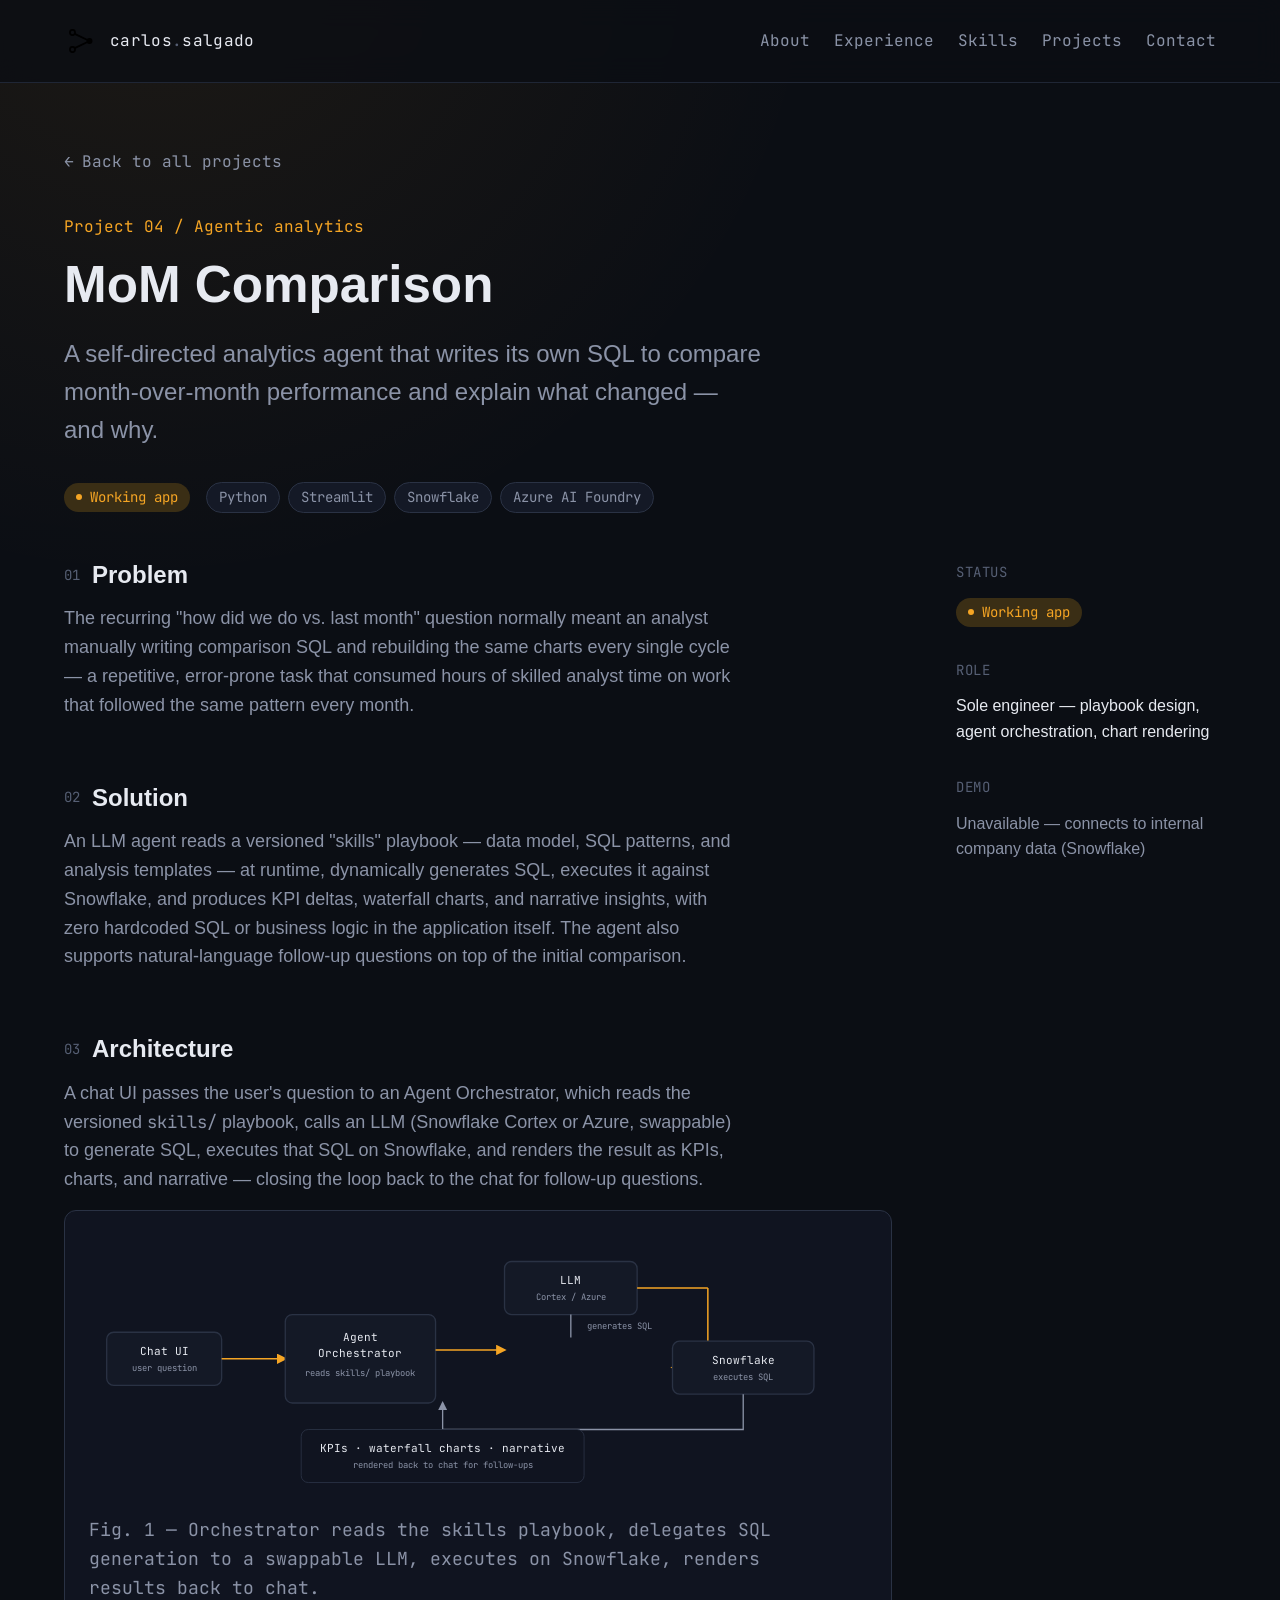
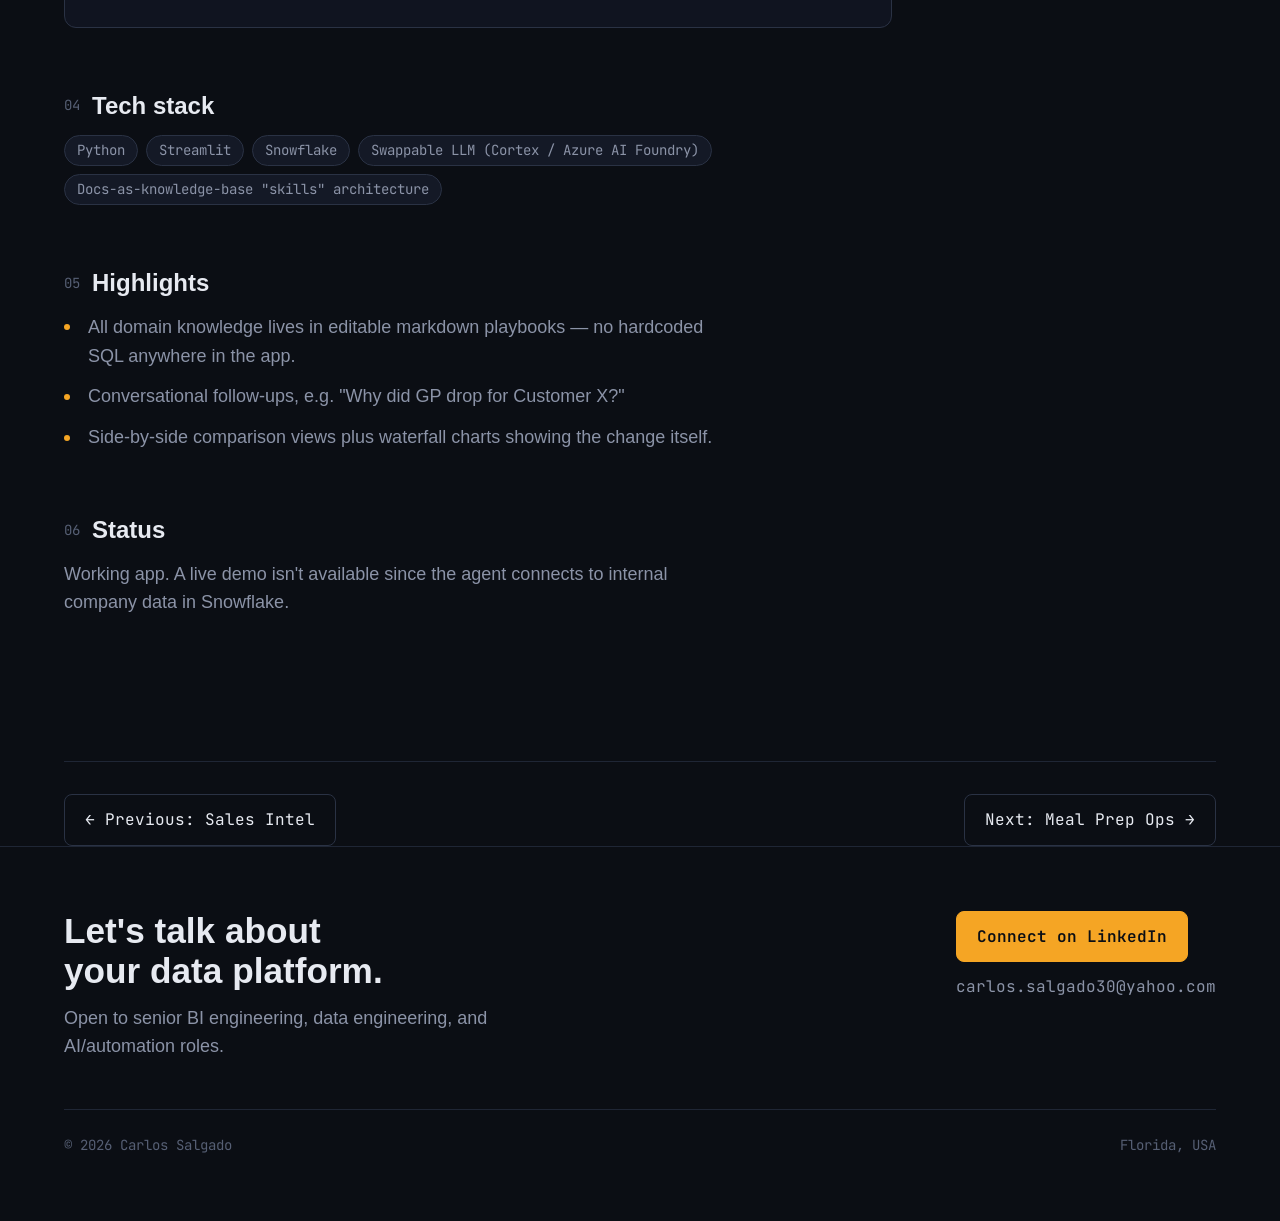
<file: projects/mom-comparison.html>
<!DOCTYPE html>
<html lang="en" data-theme="dark">
<head>
<meta charset="UTF-8">
<meta name="viewport" content="width=device-width, initial-scale=1.0">
<title>MoM Comparison — Agentic SQL Analyst | Carlos Salgado</title>
<meta name="description" content="Case study: an LLM agent that writes its own SQL to compare month-over-month performance from a versioned skills playbook, with zero hardcoded business logic.">
<link rel="icon" type="image/svg+xml" href="../assets/favicon.svg">

<link rel="preconnect" href="https://fonts.googleapis.com">
<link rel="preconnect" href="https://fonts.gstatic.com" crossorigin>
<link href="https://api.fontshare.com/v2/css?f[]=cabinet-grotesk@700,500&f[]=general-sans@400,500,600&display=swap" rel="stylesheet">
<link href="https://fonts.googleapis.com/css2?family=JetBrains+Mono:wght@400;500;600&display=swap" rel="stylesheet">

<link rel="stylesheet" href="../css/base.css">
<link rel="stylesheet" href="../css/tokens.css">
<link rel="stylesheet" href="../css/style.css">
</head>
<body>
<a href="#main" class="skip-link">Skip to content</a>

<header class="site-header">
  <div class="container">
    <a href="../index.html" class="brand" aria-label="Carlos Salgado — home">
      <img src="../assets/mark.svg" alt="" class="brand-mark" width="34" height="34">
      <span class="brand-name">carlos<span class="dim">.</span>salgado</span>
    </a>
    <nav class="site-nav" aria-label="Primary">
      <a href="../index.html#about">About</a>
      <a href="../index.html#experience">Experience</a>
      <a href="../index.html#skills">Skills</a>
      <a href="../index.html#projects">Projects</a>
      <a href="../index.html#contact">Contact</a>
    </nav>
  </div>
</header>

<main id="main">
  <div class="container">

    <section class="case-hero">
      <a href="../index.html" class="back-link">Back to all projects</a>
      <p class="case-kicker">Project 04 / Agentic analytics</p>
      <h1>MoM Comparison</h1>
      <p class="case-oneliner">A self-directed analytics agent that writes its own SQL to compare
        month-over-month performance and explain what changed — and why.</p>
      <div class="case-meta-row">
        <span class="status status-prototype">Working app</span>
        <div class="badge-row">
          <span class="tag">Python</span>
          <span class="tag">Streamlit</span>
          <span class="tag">Snowflake</span>
          <span class="tag">Azure AI Foundry</span>
        </div>
      </div>
    </section>

    <section class="case-body">
      <div class="case-main">
        <article>

          <section>
            <h2><span class="num">01</span> Problem</h2>
            <p>The recurring "how did we do vs. last month" question normally meant an analyst
              manually writing comparison SQL and rebuilding the same charts every single cycle —
              a repetitive, error-prone task that consumed hours of skilled analyst time on work
              that followed the same pattern every month.</p>
          </section>

          <section>
            <h2><span class="num">02</span> Solution</h2>
            <p>An LLM agent reads a versioned "skills" playbook — data model, SQL patterns, and
              analysis templates — at runtime, dynamically generates SQL, executes it against
              Snowflake, and produces KPI deltas, waterfall charts, and narrative insights, with
              zero hardcoded SQL or business logic in the application itself. The agent also
              supports natural-language follow-up questions on top of the initial comparison.</p>
          </section>

          <section>
            <h2><span class="num">03</span> Architecture</h2>
            <p>A chat UI passes the user's question to an Agent Orchestrator, which reads the
              versioned <code style="font-family:var(--font-mono);font-size:0.95em;">skills/</code>
              playbook, calls an LLM (Snowflake Cortex or Azure, swappable) to generate SQL,
              executes that SQL on Snowflake, and renders the result as KPIs, charts, and
              narrative — closing the loop back to the chat for follow-up questions.</p>
            <div class="diagram-frame">
              <div class="diagram-scroll"><svg viewBox="0 0 880 300" role="img" aria-label="Architecture diagram: chat UI sends a question to an agent orchestrator, which reads a skills playbook, calls a swappable LLM to generate SQL, executes it on Snowflake, and renders KPIs, charts, and narrative back to the chat.">
                <defs>
                  <marker id="arrow-t4" viewBox="0 0 10 10" refX="8" refY="5" markerWidth="7" markerHeight="7" orient="auto-start-reverse">
                    <path d="M0 0L10 5L0 10z" fill="#8b93a7"/>
                  </marker>
                  <marker id="arrow-t4-accent" viewBox="0 0 10 10" refX="8" refY="5" markerWidth="7" markerHeight="7" orient="auto-start-reverse">
                    <path d="M0 0L10 5L0 10z" fill="#f5a524"/>
                  </marker>
                </defs>
                <style>
                  .node-rect{fill:#141926;stroke:#2a3244;stroke-width:1.5;}
                  .node-label{font-family:'JetBrains Mono',monospace;font-size:12.5px;fill:#e7eaf1;}
                  .node-sub{font-family:'JetBrains Mono',monospace;font-size:10px;fill:#8b93a7;}
                  .edge{stroke:#8b93a7;stroke-width:1.5;fill:none;}
                  .edge-accent{stroke:#f5a524;stroke-width:1.7;fill:none;}
                  .group-label{font-family:'JetBrains Mono',monospace;font-size:10px;fill:#565f74;letter-spacing:0.06em;}
                </style>

                <rect x="20" y="110" width="130" height="60" rx="8" class="node-rect"/>
                <text x="85" y="136" text-anchor="middle" class="node-label">Chat UI</text>
                <text x="85" y="154" text-anchor="middle" class="node-sub">user question</text>

                <path class="edge-accent" d="M150 140 H222" marker-end="url(#arrow-t4-accent)"/>

                <rect x="222" y="90" width="170" height="100" rx="8" class="node-rect"/>
                <text x="307" y="120" text-anchor="middle" class="node-label">Agent</text>
                <text x="307" y="138" text-anchor="middle" class="node-label">Orchestrator</text>
                <text x="307" y="160" text-anchor="middle" class="node-sub">reads skills/ playbook</text>

                <path class="edge-accent" d="M392 130 H470" marker-end="url(#arrow-t4-accent)"/>

                <rect x="470" y="30" width="150" height="60" rx="8" class="node-rect"/>
                <text x="545" y="56" text-anchor="middle" class="node-label">LLM</text>
                <text x="545" y="74" text-anchor="middle" class="node-sub">Cortex / Azure</text>

                <path class="edge" d="M545 90 V116" marker-end="none"/>
                <text x="600" y="106" text-anchor="middle" class="node-sub">generates SQL</text>

                <path class="edge-accent" d="M470 150 H392" marker-end="none" opacity="0"/>
                <path class="edge-accent" d="M620 60 H700" marker-end="none"/>
                <path class="edge-accent" d="M700 60 V150 H660" marker-end="url(#arrow-t4-accent)"/>

                <rect x="660" y="120" width="160" height="60" rx="8" class="node-rect"/>
                <text x="740" y="146" text-anchor="middle" class="node-label">Snowflake</text>
                <text x="740" y="164" text-anchor="middle" class="node-sub">executes SQL</text>

                <path class="edge" d="M740 180 V220 H400 V190" marker-end="url(#arrow-t4)"/>

                <rect x="240" y="220" width="320" height="60" rx="8" fill="#101420" stroke="#2a3244"/>
                <text x="400" y="246" text-anchor="middle" class="node-label">KPIs · waterfall charts · narrative</text>
                <text x="400" y="264" text-anchor="middle" class="node-sub">rendered back to chat for follow-ups</text>
              </svg></div>
              <p class="diagram-caption">Fig. 1 — Orchestrator reads the skills playbook, delegates SQL generation to a swappable LLM, executes on Snowflake, renders results back to chat.</p>
            </div>
          </section>

          <section>
            <h2><span class="num">04</span> Tech stack</h2>
            <div class="badge-row">
              <span class="tag">Python</span>
              <span class="tag">Streamlit</span>
              <span class="tag">Snowflake</span>
              <span class="tag">Swappable LLM (Cortex / Azure AI Foundry)</span>
              <span class="tag">Docs-as-knowledge-base "skills" architecture</span>
            </div>
          </section>

          <section>
            <h2><span class="num">05</span> Highlights</h2>
            <ul role="list">
              <li>All domain knowledge lives in editable markdown playbooks — no hardcoded SQL anywhere in the app.</li>
              <li>Conversational follow-ups, e.g. "Why did GP drop for Customer X?"</li>
              <li>Side-by-side comparison views plus waterfall charts showing the change itself.</li>
            </ul>
          </section>

          <section>
            <h2><span class="num">06</span> Status</h2>
            <p>Working app. A live demo isn't available since the agent connects to internal
              company data in Snowflake.</p>
          </section>

        </article>
      </div>

      <aside class="case-sidebar">
        <div class="sidebar-block">
          <p class="sidebar-label">Status</p>
          <span class="status status-prototype">Working app</span>
        </div>
        <div class="sidebar-block">
          <p class="sidebar-label">Role</p>
          <p style="color:var(--color-text);font-size:var(--text-sm);">Sole engineer — playbook design, agent orchestration, chart rendering</p>
        </div>
        <div class="sidebar-block">
          <p class="sidebar-label">Demo</p>
          <p style="color:var(--color-text-muted);font-size:var(--text-sm);">Unavailable — connects to internal company data (Snowflake)</p>
        </div>
      </aside>
    </section>

    <div class="case-nav-footer">
      <a href="./sales-intel.html" class="btn btn-ghost">← Previous: Sales Intel</a>
      <a href="./meal-prep-ops.html" class="btn btn-ghost">Next: Meal Prep Ops →</a>
    </div>

  </div>
</main>

<footer class="site-footer">
  <div class="container">
    <div class="footer-grid">
      <div class="footer-lead">
        <h2>Let's talk about your data platform.</h2>
        <p>Open to senior BI engineering, data engineering, and AI/automation roles.</p>
      </div>
      <div class="footer-actions">
        <a href="https://www.linkedin.com/in/csalgado30/" class="btn btn-primary" target="_blank" rel="noopener">Connect on LinkedIn</a>
        <a href="mailto:carlos.salgado30@yahoo.com" class="footer-email">carlos.salgado30@yahoo.com</a>
      </div>
    </div>
    <div class="footer-meta">
      <span>&copy; 2026 Carlos Salgado</span>
      <span>Florida, USA</span>
    </div>
  </div>
</footer>

</body>
</html>
</file>
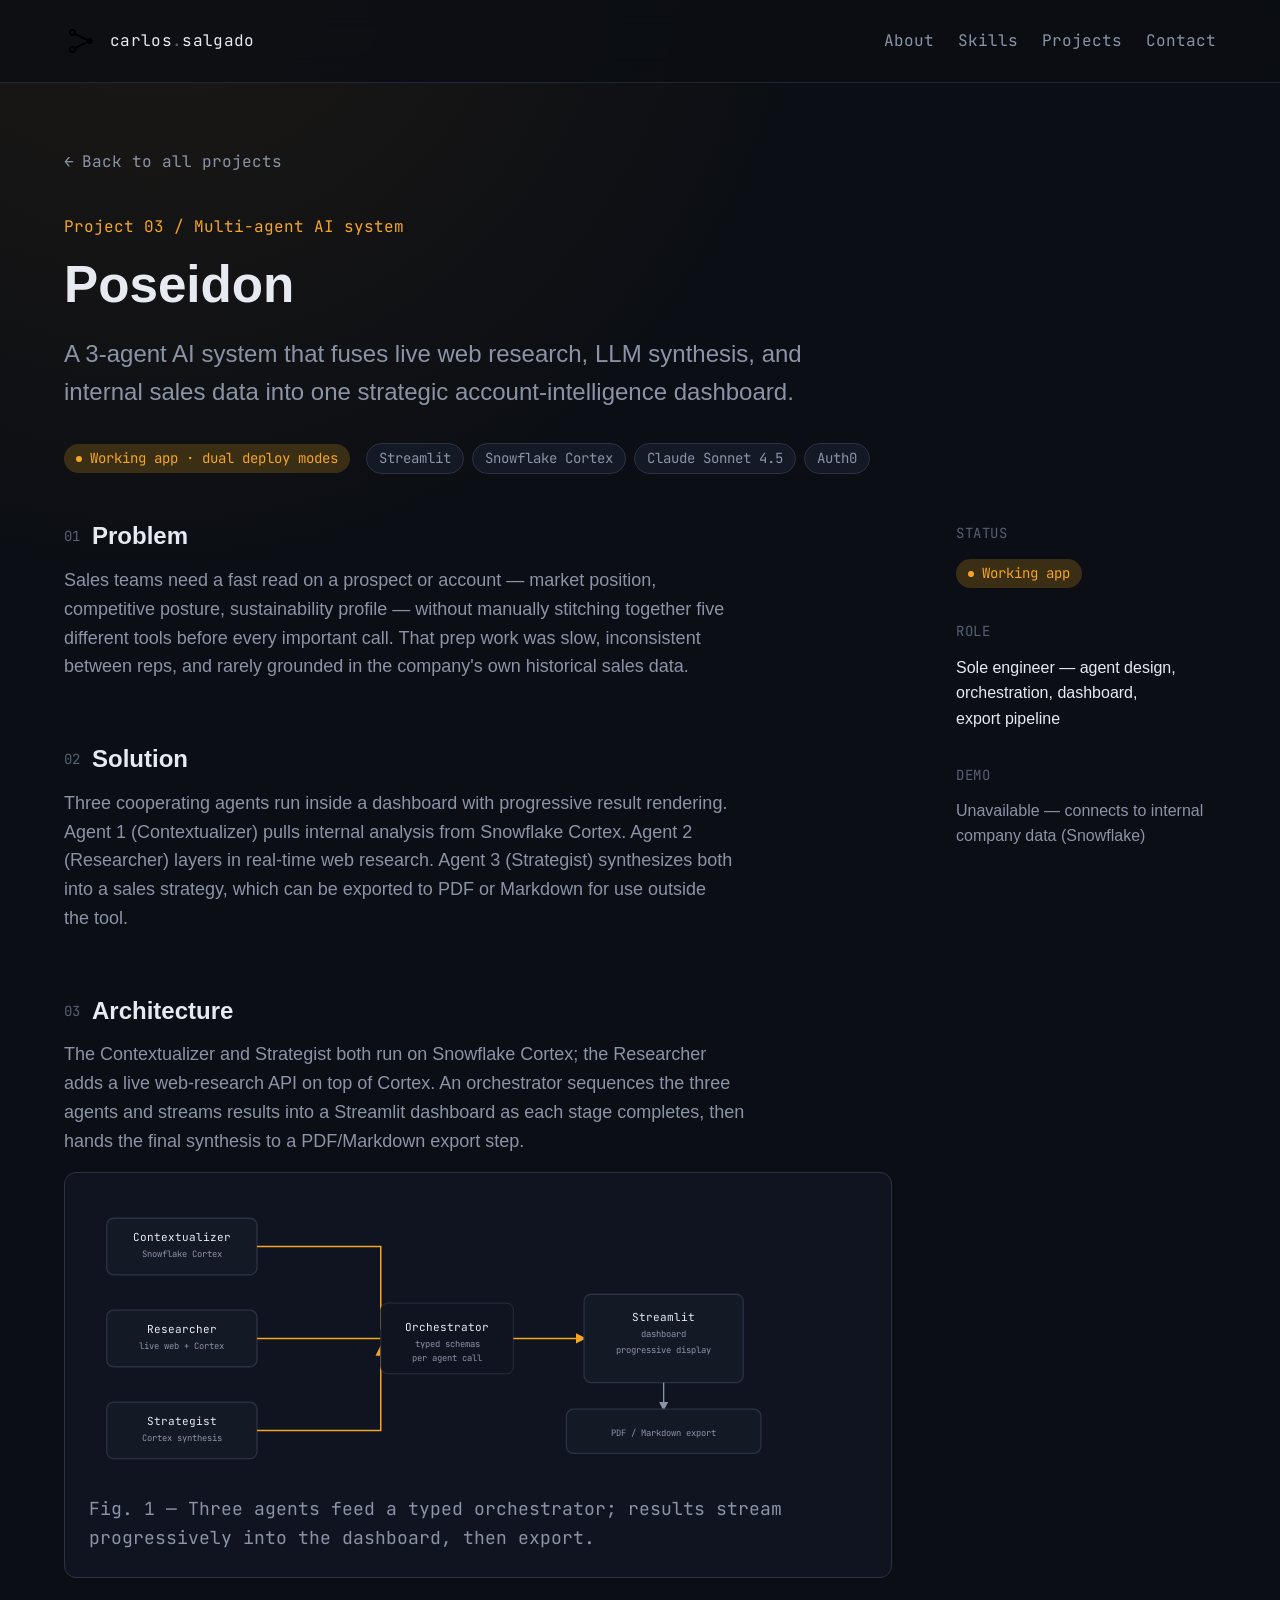
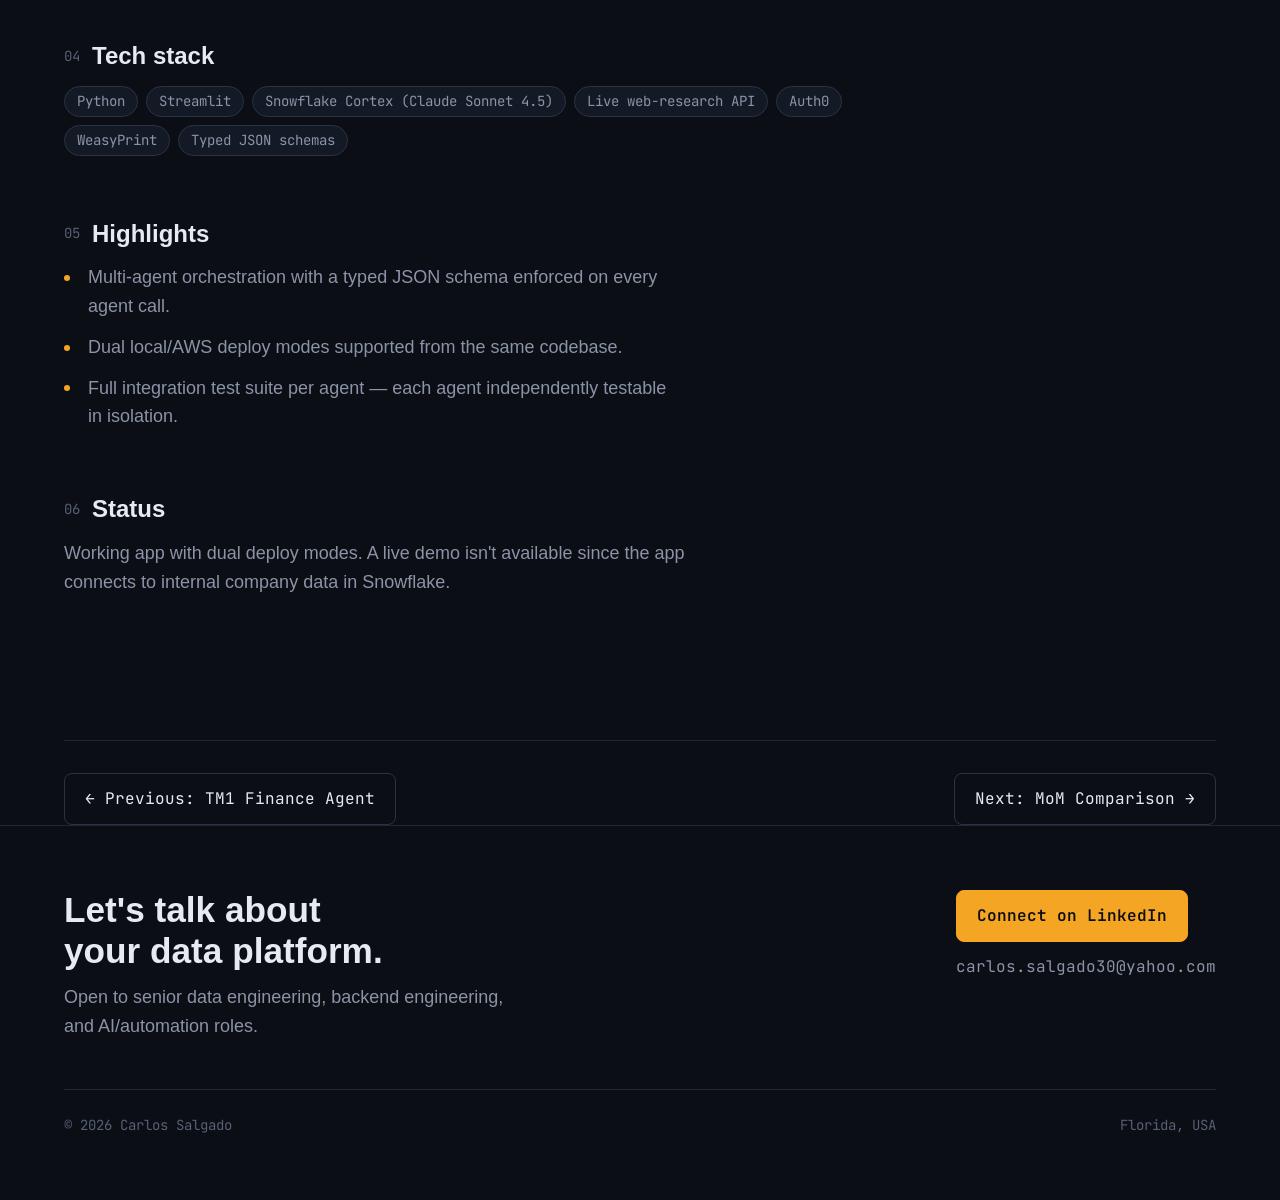
<file: projects/poseidon.html>
<!DOCTYPE html>
<html lang="en" data-theme="dark">
<head>
<meta charset="UTF-8">
<meta name="viewport" content="width=device-width, initial-scale=1.0">
<title>Poseidon — AI Strategic Intelligence Dashboard | Carlos Salgado</title>
<meta name="description" content="Case study: a 3-agent AI system fusing live web research, LLM synthesis, and internal sales data into one strategic account-intelligence dashboard.">
<link rel="icon" type="image/svg+xml" href="../assets/favicon.svg">

<link rel="preconnect" href="https://fonts.googleapis.com">
<link rel="preconnect" href="https://fonts.gstatic.com" crossorigin>
<link href="https://api.fontshare.com/v2/css?f[]=cabinet-grotesk@700,500&f[]=general-sans@400,500,600&display=swap" rel="stylesheet">
<link href="https://fonts.googleapis.com/css2?family=JetBrains+Mono:wght@400;500;600&display=swap" rel="stylesheet">

<link rel="stylesheet" href="../css/base.css">
<link rel="stylesheet" href="../css/tokens.css">
<link rel="stylesheet" href="../css/style.css">
</head>
<body>
<a href="#main" class="skip-link">Skip to content</a>

<header class="site-header">
  <div class="container">
    <a href="../index.html" class="brand" aria-label="Carlos Salgado — home">
      <img src="../assets/mark.svg" alt="" class="brand-mark" width="34" height="34">
      <span class="brand-name">carlos<span class="dim">.</span>salgado</span>
    </a>
    <nav class="site-nav" aria-label="Primary">
      <a href="../index.html#about">About</a>
      <a href="../index.html#skills">Skills</a>
      <a href="../index.html#projects">Projects</a>
      <a href="../index.html#contact">Contact</a>
    </nav>
  </div>
</header>

<main id="main">
  <div class="container">

    <section class="case-hero">
      <a href="../index.html" class="back-link">Back to all projects</a>
      <p class="case-kicker">Project 03 / Multi-agent AI system</p>
      <h1>Poseidon</h1>
      <p class="case-oneliner">A 3-agent AI system that fuses live web research, LLM synthesis, and
        internal sales data into one strategic account-intelligence dashboard.</p>
      <div class="case-meta-row">
        <span class="status status-prototype">Working app · dual deploy modes</span>
        <div class="badge-row">
          <span class="tag">Streamlit</span>
          <span class="tag">Snowflake Cortex</span>
          <span class="tag">Claude Sonnet 4.5</span>
          <span class="tag">Auth0</span>
        </div>
      </div>
    </section>

    <section class="case-body">
      <div class="case-main">
        <article>

          <section>
            <h2><span class="num">01</span> Problem</h2>
            <p>Sales teams need a fast read on a prospect or account — market position,
              competitive posture, sustainability profile — without manually stitching together
              five different tools before every important call. That prep work was slow,
              inconsistent between reps, and rarely grounded in the company's own historical
              sales data.</p>
          </section>

          <section>
            <h2><span class="num">02</span> Solution</h2>
            <p>Three cooperating agents run inside a dashboard with progressive result rendering.
              Agent 1 (Contextualizer) pulls internal analysis from Snowflake Cortex. Agent 2
              (Researcher) layers in real-time web research. Agent 3 (Strategist) synthesizes
              both into a sales strategy, which can be exported to PDF or Markdown for use
              outside the tool.</p>
          </section>

          <section>
            <h2><span class="num">03</span> Architecture</h2>
            <p>The Contextualizer and Strategist both run on Snowflake Cortex; the Researcher adds
              a live web-research API on top of Cortex. An orchestrator sequences the three agents
              and streams results into a Streamlit dashboard as each stage completes, then hands
              the final synthesis to a PDF/Markdown export step.</p>
            <div class="diagram-frame">
              <div class="diagram-scroll"><svg viewBox="0 0 880 320" role="img" aria-label="Architecture diagram: Contextualizer, Researcher, and Strategist agents feed an orchestrator, which streams progressive results into a Streamlit dashboard with PDF and Markdown export.">
                <defs>
                  <marker id="arrow-t3" viewBox="0 0 10 10" refX="8" refY="5" markerWidth="7" markerHeight="7" orient="auto-start-reverse">
                    <path d="M0 0L10 5L0 10z" fill="#8b93a7"/>
                  </marker>
                  <marker id="arrow-t3-accent" viewBox="0 0 10 10" refX="8" refY="5" markerWidth="7" markerHeight="7" orient="auto-start-reverse">
                    <path d="M0 0L10 5L0 10z" fill="#f5a524"/>
                  </marker>
                </defs>
                <style>
                  .node-rect{fill:#141926;stroke:#2a3244;stroke-width:1.5;}
                  .node-label{font-family:'JetBrains Mono',monospace;font-size:12.5px;fill:#e7eaf1;}
                  .node-sub{font-family:'JetBrains Mono',monospace;font-size:10px;fill:#8b93a7;}
                  .edge{stroke:#8b93a7;stroke-width:1.5;fill:none;}
                  .edge-accent{stroke:#f5a524;stroke-width:1.7;fill:none;}
                  .group-label{font-family:'JetBrains Mono',monospace;font-size:10px;fill:#565f74;letter-spacing:0.06em;}
                </style>

                <rect x="20" y="24" width="170" height="64" rx="8" class="node-rect"/>
                <text x="105" y="50" text-anchor="middle" class="node-label">Contextualizer</text>
                <text x="105" y="68" text-anchor="middle" class="node-sub">Snowflake Cortex</text>

                <rect x="20" y="128" width="170" height="64" rx="8" class="node-rect"/>
                <text x="105" y="154" text-anchor="middle" class="node-label">Researcher</text>
                <text x="105" y="172" text-anchor="middle" class="node-sub">live web + Cortex</text>

                <rect x="20" y="232" width="170" height="64" rx="8" class="node-rect"/>
                <text x="105" y="258" text-anchor="middle" class="node-label">Strategist</text>
                <text x="105" y="276" text-anchor="middle" class="node-sub">Cortex synthesis</text>

                <path class="edge-accent" d="M190 56 H330 V150" marker-end="none"/>
                <path class="edge-accent" d="M190 160 H330" marker-end="none"/>
                <path class="edge-accent" d="M190 264 H330 V170" marker-end="url(#arrow-t3-accent)"/>

                <rect x="330" y="120" width="150" height="80" rx="8" fill="#101420" stroke="#2a3244"/>
                <text x="405" y="152" text-anchor="middle" class="node-label">Orchestrator</text>
                <text x="405" y="170" text-anchor="middle" class="node-sub">typed schemas</text>
                <text x="405" y="186" text-anchor="middle" class="node-sub">per agent call</text>

                <path class="edge-accent" d="M480 160 H560" marker-end="url(#arrow-t3-accent)"/>

                <rect x="560" y="110" width="180" height="100" rx="8" class="node-rect"/>
                <text x="650" y="140" text-anchor="middle" class="node-label">Streamlit</text>
                <text x="650" y="158" text-anchor="middle" class="node-sub">dashboard</text>
                <text x="650" y="176" text-anchor="middle" class="node-sub">progressive display</text>

                <path class="edge" d="M650 210 V240" marker-end="url(#arrow-t3)"/>

                <rect x="540" y="240" width="220" height="50" rx="8" class="node-rect"/>
                <text x="650" y="270" text-anchor="middle" class="node-sub">PDF / Markdown export</text>
              </svg></div>
              <p class="diagram-caption">Fig. 1 — Three agents feed a typed orchestrator; results stream progressively into the dashboard, then export.</p>
            </div>
          </section>

          <section>
            <h2><span class="num">04</span> Tech stack</h2>
            <div class="badge-row">
              <span class="tag">Python</span>
              <span class="tag">Streamlit</span>
              <span class="tag">Snowflake Cortex (Claude Sonnet 4.5)</span>
              <span class="tag">Live web-research API</span>
              <span class="tag">Auth0</span>
              <span class="tag">WeasyPrint</span>
              <span class="tag">Typed JSON schemas</span>
            </div>
          </section>

          <section>
            <h2><span class="num">05</span> Highlights</h2>
            <ul role="list">
              <li>Multi-agent orchestration with a typed JSON schema enforced on every agent call.</li>
              <li>Dual local/AWS deploy modes supported from the same codebase.</li>
              <li>Full integration test suite per agent — each agent independently testable in isolation.</li>
            </ul>
          </section>

          <section>
            <h2><span class="num">06</span> Status</h2>
            <p>Working app with dual deploy modes. A live demo isn't available since the app
              connects to internal company data in Snowflake.</p>
          </section>

        </article>
      </div>

      <aside class="case-sidebar">
        <div class="sidebar-block">
          <p class="sidebar-label">Status</p>
          <span class="status status-prototype">Working app</span>
        </div>
        <div class="sidebar-block">
          <p class="sidebar-label">Role</p>
          <p style="color:var(--color-text);font-size:var(--text-sm);">Sole engineer — agent design, orchestration, dashboard, export pipeline</p>
        </div>
        <div class="sidebar-block">
          <p class="sidebar-label">Demo</p>
          <p style="color:var(--color-text-muted);font-size:var(--text-sm);">Unavailable — connects to internal company data (Snowflake)</p>
        </div>
      </aside>
    </section>

    <div class="case-nav-footer">
      <a href="./tm1-finance-agent.html" class="btn btn-ghost">← Previous: TM1 Finance Agent</a>
      <a href="./mom-comparison.html" class="btn btn-ghost">Next: MoM Comparison →</a>
    </div>

  </div>
</main>

<footer class="site-footer">
  <div class="container">
    <div class="footer-grid">
      <div class="footer-lead">
        <h2>Let's talk about your data platform.</h2>
        <p>Open to senior data engineering, backend engineering, and AI/automation roles.</p>
      </div>
      <div class="footer-actions">
        <!-- TODO: replace with your LinkedIn URL -->
        <a href="#" class="btn btn-primary">Connect on LinkedIn</a>
        <a href="mailto:carlos.salgado30@yahoo.com" class="footer-email">carlos.salgado30@yahoo.com</a>
      </div>
    </div>
    <div class="footer-meta">
      <span>&copy; 2026 Carlos Salgado</span>
      <span>Florida, USA</span>
    </div>
  </div>
</footer>

</body>
</html>
</file>
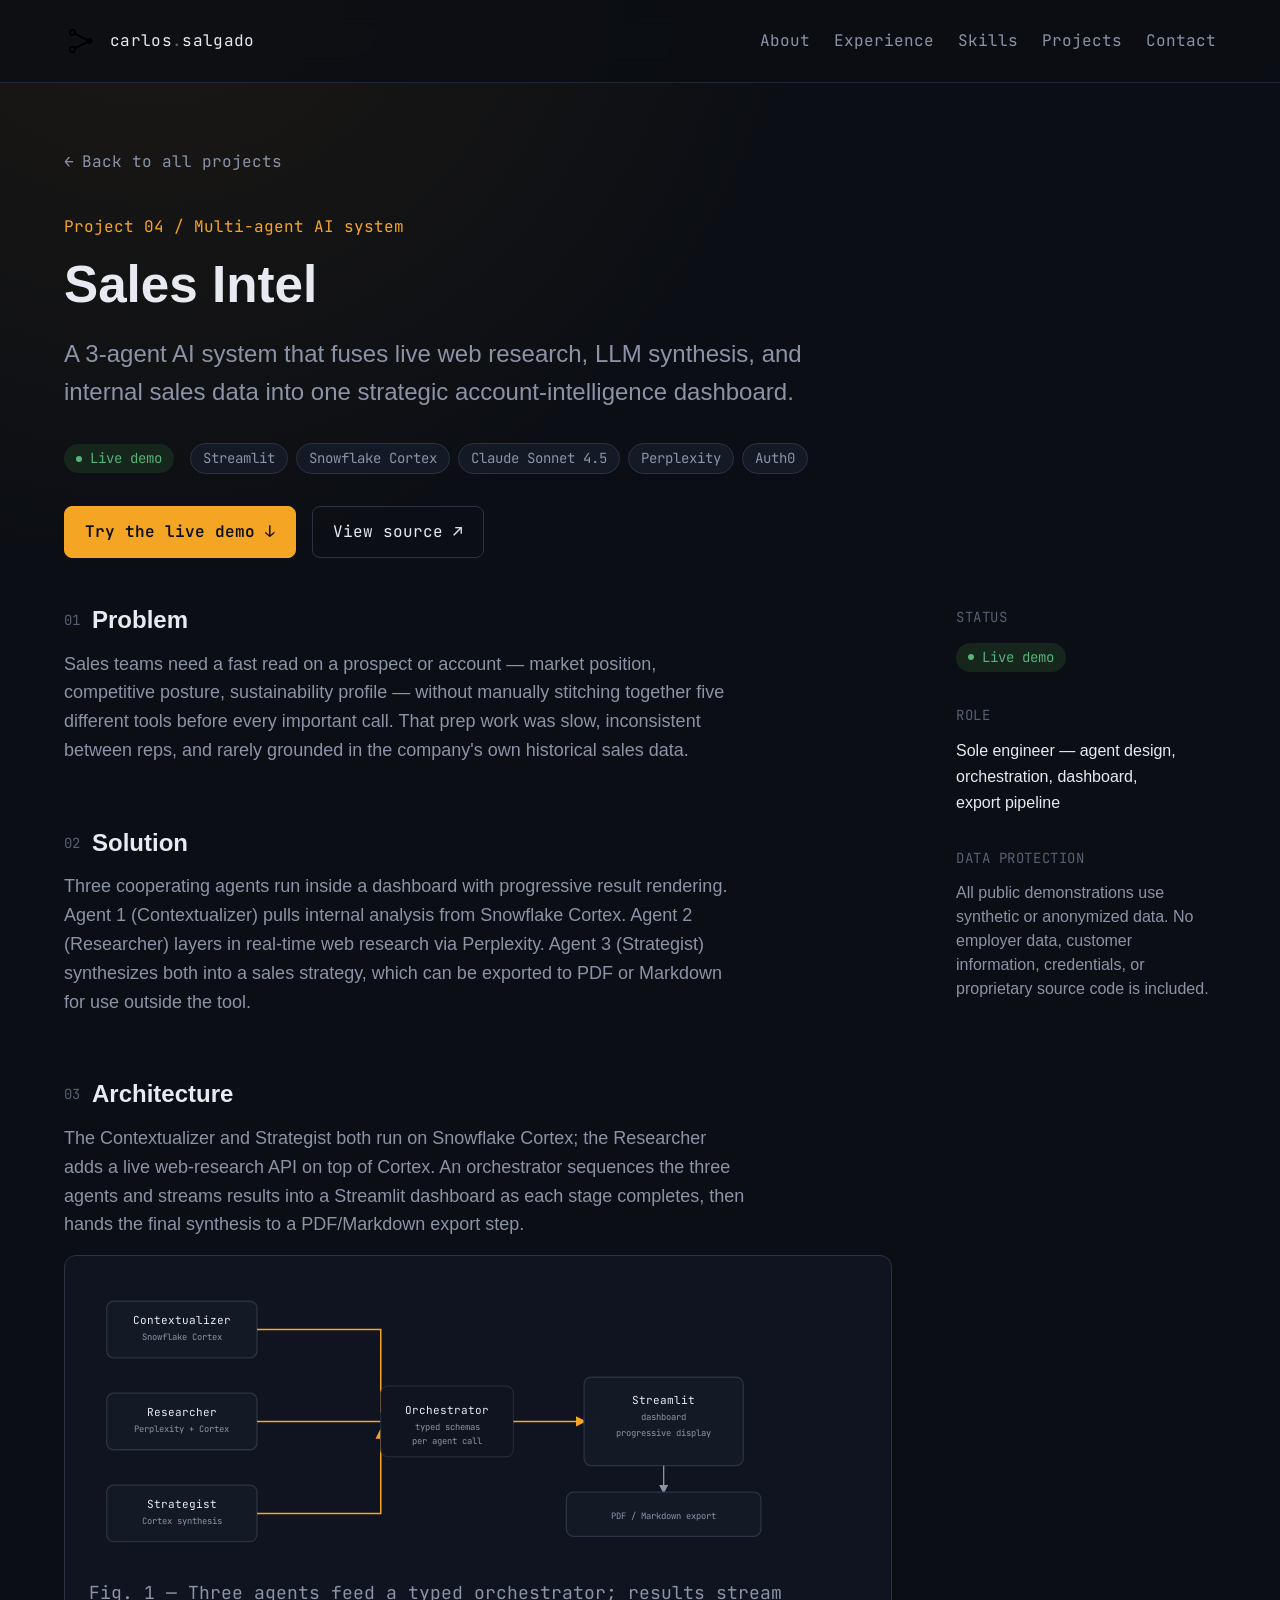
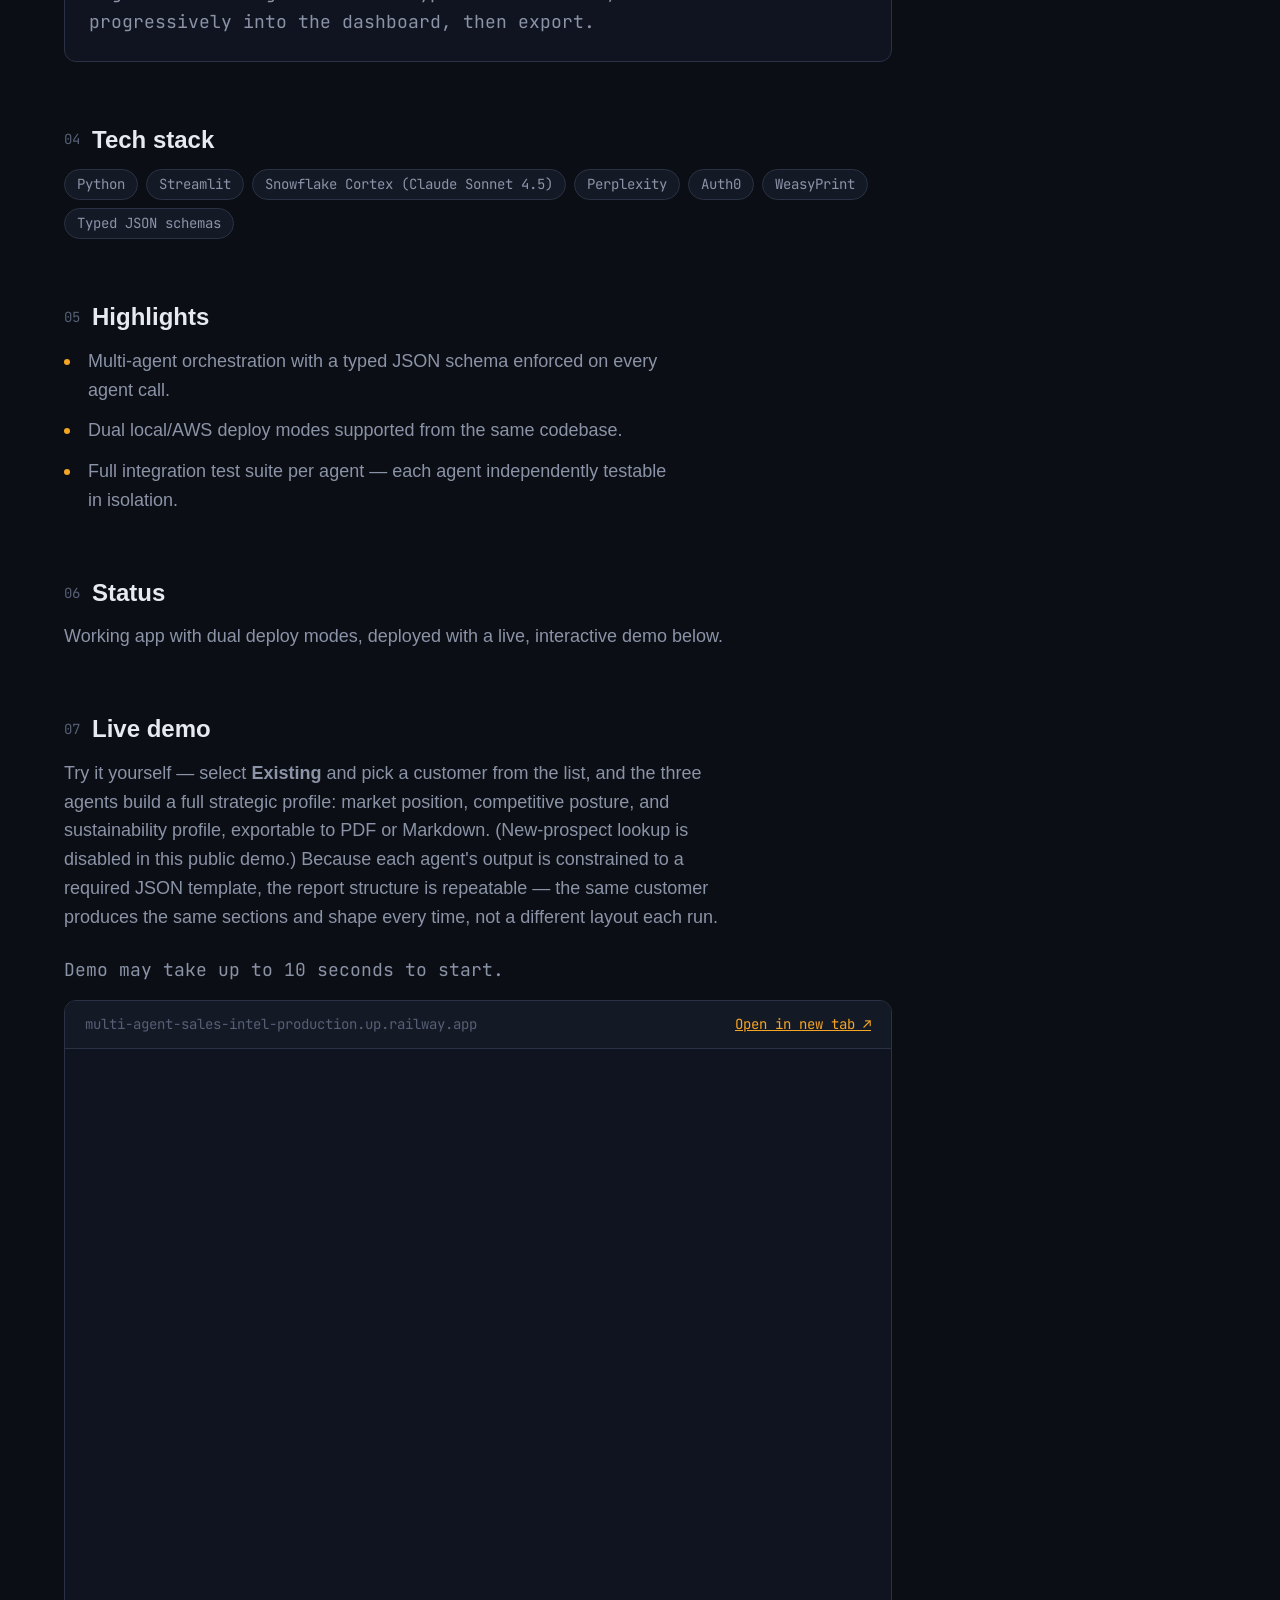
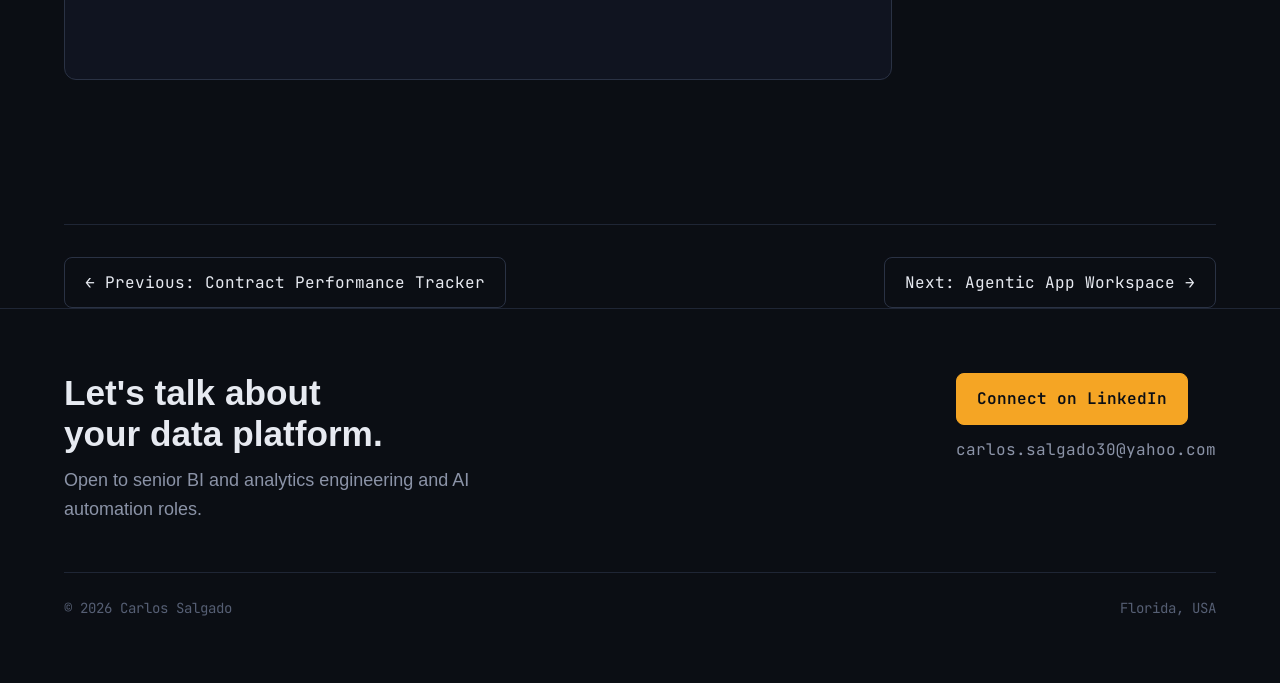
<file: projects/sales-intel.html>
<!DOCTYPE html>
<html lang="en" data-theme="dark">
<head>
<meta charset="UTF-8">
<meta name="viewport" content="width=device-width, initial-scale=1.0">
<title>Sales Intel — AI Strategic Intelligence Dashboard | Carlos Salgado</title>
<meta name="description" content="Case study: a 3-agent AI system fusing live web research, LLM synthesis, and internal sales data into one strategic account-intelligence dashboard.">
<meta property="og:type" content="article">
<meta property="og:title" content="Sales Intel — AI Strategic Intelligence Dashboard">
<meta property="og:description" content="A 3-agent AI system fusing live web research, LLM synthesis, and internal sales data into one strategic account-intelligence dashboard.">
<meta property="og:url" content="https://sal1391.github.io/projects/sales-intel.html">
<meta property="og:image" content="https://sal1391.github.io/assets/og/sales-intel.png">
<meta property="og:image:width" content="1200">
<meta property="og:image:height" content="630">
<meta name="twitter:card" content="summary_large_image">
<meta name="twitter:image" content="https://sal1391.github.io/assets/og/sales-intel.png">
<link rel="icon" type="image/svg+xml" href="../assets/favicon.svg">

<link rel="preconnect" href="https://fonts.googleapis.com">
<link rel="preconnect" href="https://fonts.gstatic.com" crossorigin>
<link href="https://api.fontshare.com/v2/css?f[]=cabinet-grotesk@700,500&f[]=general-sans@400,500,600&display=swap" rel="stylesheet">
<link href="https://fonts.googleapis.com/css2?family=JetBrains+Mono:wght@400;500;600&display=swap" rel="stylesheet">

<link rel="stylesheet" href="../css/base.css">
<link rel="stylesheet" href="../css/tokens.css">
<link rel="stylesheet" href="../css/style.css">
</head>
<body>
<a href="#main" class="skip-link">Skip to content</a>

<header class="site-header">
  <div class="container">
    <a href="../index.html" class="brand" aria-label="Carlos Salgado — home">
      <img src="../assets/mark.svg" alt="" class="brand-mark" width="34" height="34">
      <span class="brand-name">carlos<span class="dim">.</span>salgado</span>
    </a>
    <nav class="site-nav" aria-label="Primary">
      <a href="../index.html#about">About</a>
      <a href="../index.html#experience">Experience</a>
      <a href="../index.html#skills">Skills</a>
      <a href="../index.html#projects">Projects</a>
      <a href="../index.html#contact">Contact</a>
    </nav>
  </div>
</header>

<main id="main">
  <div class="container">

    <section class="case-hero">
      <a href="../index.html" class="back-link">Back to all projects</a>
      <p class="case-kicker">Project 04 / Multi-agent AI system</p>
      <h1>Sales Intel</h1>
      <p class="case-oneliner">A 3-agent AI system that fuses live web research, LLM synthesis, and
        internal sales data into one strategic account-intelligence dashboard.</p>
      <div class="case-meta-row">
        <span class="status status-live">Live demo</span>
        <div class="badge-row">
          <span class="tag">Streamlit</span>
          <span class="tag">Snowflake Cortex</span>
          <span class="tag">Claude Sonnet 4.5</span>
          <span class="tag">Perplexity</span>
          <span class="tag">Auth0</span>
        </div>
      </div>
      <div class="case-meta-row">
        <a href="#live-demo" class="btn btn-primary">Try the live demo ↓</a>
        <a href="https://github.com/sal1391/multi-agent-sales-intel" class="btn btn-ghost" target="_blank" rel="noopener">View source ↗</a>
      </div>
    </section>

    <section class="case-body">
      <div class="case-main">
        <article>

          <section>
            <h2><span class="num">01</span> Problem</h2>
            <p>Sales teams need a fast read on a prospect or account — market position,
              competitive posture, sustainability profile — without manually stitching together
              five different tools before every important call. That prep work was slow,
              inconsistent between reps, and rarely grounded in the company's own historical
              sales data.</p>
          </section>

          <section>
            <h2><span class="num">02</span> Solution</h2>
            <p>Three cooperating agents run inside a dashboard with progressive result rendering.
              Agent 1 (Contextualizer) pulls internal analysis from Snowflake Cortex. Agent 2
              (Researcher) layers in real-time web research via Perplexity. Agent 3 (Strategist) synthesizes
              both into a sales strategy, which can be exported to PDF or Markdown for use
              outside the tool.</p>
          </section>

          <section>
            <h2><span class="num">03</span> Architecture</h2>
            <p>The Contextualizer and Strategist both run on Snowflake Cortex; the Researcher adds
              a live web-research API on top of Cortex. An orchestrator sequences the three agents
              and streams results into a Streamlit dashboard as each stage completes, then hands
              the final synthesis to a PDF/Markdown export step.</p>
            <div class="diagram-frame">
              <div class="diagram-scroll"><svg viewBox="0 0 880 320" role="img" aria-label="Architecture diagram: Contextualizer, Researcher, and Strategist agents feed an orchestrator, which streams progressive results into a Streamlit dashboard with PDF and Markdown export.">
                <defs>
                  <marker id="arrow-t3" viewBox="0 0 10 10" refX="8" refY="5" markerWidth="7" markerHeight="7" orient="auto-start-reverse">
                    <path d="M0 0L10 5L0 10z" fill="#8b93a7"/>
                  </marker>
                  <marker id="arrow-t3-accent" viewBox="0 0 10 10" refX="8" refY="5" markerWidth="7" markerHeight="7" orient="auto-start-reverse">
                    <path d="M0 0L10 5L0 10z" fill="#f5a524"/>
                  </marker>
                </defs>
                <style>
                  .node-rect{fill:#141926;stroke:#2a3244;stroke-width:1.5;}
                  .node-label{font-family:'JetBrains Mono',monospace;font-size:12.5px;fill:#e7eaf1;}
                  .node-sub{font-family:'JetBrains Mono',monospace;font-size:10px;fill:#8b93a7;}
                  .edge{stroke:#8b93a7;stroke-width:1.5;fill:none;}
                  .edge-accent{stroke:#f5a524;stroke-width:1.7;fill:none;}
                  .group-label{font-family:'JetBrains Mono',monospace;font-size:10px;fill:#565f74;letter-spacing:0.06em;}
                </style>

                <rect x="20" y="24" width="170" height="64" rx="8" class="node-rect"/>
                <text x="105" y="50" text-anchor="middle" class="node-label">Contextualizer</text>
                <text x="105" y="68" text-anchor="middle" class="node-sub">Snowflake Cortex</text>

                <rect x="20" y="128" width="170" height="64" rx="8" class="node-rect"/>
                <text x="105" y="154" text-anchor="middle" class="node-label">Researcher</text>
                <text x="105" y="172" text-anchor="middle" class="node-sub">Perplexity + Cortex</text>

                <rect x="20" y="232" width="170" height="64" rx="8" class="node-rect"/>
                <text x="105" y="258" text-anchor="middle" class="node-label">Strategist</text>
                <text x="105" y="276" text-anchor="middle" class="node-sub">Cortex synthesis</text>

                <path class="edge-accent" d="M190 56 H330 V150" marker-end="none"/>
                <path class="edge-accent" d="M190 160 H330" marker-end="none"/>
                <path class="edge-accent" d="M190 264 H330 V170" marker-end="url(#arrow-t3-accent)"/>

                <rect x="330" y="120" width="150" height="80" rx="8" fill="#101420" stroke="#2a3244"/>
                <text x="405" y="152" text-anchor="middle" class="node-label">Orchestrator</text>
                <text x="405" y="170" text-anchor="middle" class="node-sub">typed schemas</text>
                <text x="405" y="186" text-anchor="middle" class="node-sub">per agent call</text>

                <path class="edge-accent" d="M480 160 H560" marker-end="url(#arrow-t3-accent)"/>

                <rect x="560" y="110" width="180" height="100" rx="8" class="node-rect"/>
                <text x="650" y="140" text-anchor="middle" class="node-label">Streamlit</text>
                <text x="650" y="158" text-anchor="middle" class="node-sub">dashboard</text>
                <text x="650" y="176" text-anchor="middle" class="node-sub">progressive display</text>

                <path class="edge" d="M650 210 V240" marker-end="url(#arrow-t3)"/>

                <rect x="540" y="240" width="220" height="50" rx="8" class="node-rect"/>
                <text x="650" y="270" text-anchor="middle" class="node-sub">PDF / Markdown export</text>
              </svg></div>
              <p class="diagram-caption">Fig. 1 — Three agents feed a typed orchestrator; results stream progressively into the dashboard, then export.</p>
            </div>
          </section>

          <section>
            <h2><span class="num">04</span> Tech stack</h2>
            <div class="badge-row">
              <span class="tag">Python</span>
              <span class="tag">Streamlit</span>
              <span class="tag">Snowflake Cortex (Claude Sonnet 4.5)</span>
              <span class="tag">Perplexity</span>
              <span class="tag">Auth0</span>
              <span class="tag">WeasyPrint</span>
              <span class="tag">Typed JSON schemas</span>
            </div>
          </section>

          <section>
            <h2><span class="num">05</span> Highlights</h2>
            <ul role="list">
              <li>Multi-agent orchestration with a typed JSON schema enforced on every agent call.</li>
              <li>Dual local/AWS deploy modes supported from the same codebase.</li>
              <li>Full integration test suite per agent — each agent independently testable in isolation.</li>
            </ul>
          </section>

          <section>
            <h2><span class="num">06</span> Status</h2>
            <p>Working app with dual deploy modes, deployed with a live, interactive demo below.</p>
          </section>

          <section id="live-demo">
            <h2><span class="num">07</span> Live demo</h2>
            <p>Try it yourself — select <b>Existing</b> and pick a customer from the list, and the
              three agents build a full strategic profile: market position, competitive posture,
              and sustainability profile, exportable to PDF or Markdown. (New-prospect lookup is
              disabled in this public demo.) Because each agent's output is constrained to a
              required JSON template, the report structure is repeatable — the same customer
              produces the same sections and shape every time, not a different layout each run.</p>
            <p class="demo-note">Demo may take up to 10 seconds to start.</p>
            <div class="demo-embed">
              <div class="demo-embed-bar">
                <span class="demo-embed-url">multi-agent-sales-intel-production.up.railway.app</span>
                <a href="https://multi-agent-sales-intel-production.up.railway.app/" target="_blank" rel="noopener">Open in new tab ↗</a>
              </div>
              <iframe src="https://multi-agent-sales-intel-production.up.railway.app/" title="Sales Intel — live demo" loading="lazy" referrerpolicy="no-referrer-when-downgrade"></iframe>
            </div>
          </section>

        </article>
      </div>

      <aside class="case-sidebar">
        <div class="sidebar-block">
          <p class="sidebar-label">Status</p>
          <span class="status status-live">Live demo</span>
        </div>
        <div class="sidebar-block">
          <p class="sidebar-label">Role</p>
          <p style="color:var(--color-text);font-size:var(--text-sm);">Sole engineer — agent design, orchestration, dashboard, export pipeline</p>
        </div>
        <div class="sidebar-block">
          <p class="sidebar-label">Data protection</p>
          <p class="sidebar-note">All public demonstrations use synthetic or anonymized data. No employer data, customer information, credentials, or proprietary source code is included.</p>
        </div>
      </aside>
    </section>

    <div class="case-nav-footer">
      <a href="./contract-performance-tracker.html" class="btn btn-ghost">← Previous: Contract Performance Tracker</a>
      <a href="./agentic-app-workspace.html" class="btn btn-ghost">Next: Agentic App Workspace →</a>
    </div>

  </div>
</main>

<footer class="site-footer">
  <div class="container">
    <div class="footer-grid">
      <div class="footer-lead">
        <h2>Let's talk about your data platform.</h2>
        <p>Open to senior BI and analytics engineering and AI automation roles.</p>
      </div>
      <div class="footer-actions">
        <a href="https://www.linkedin.com/in/csalgado30/" class="btn btn-primary" target="_blank" rel="noopener">Connect on LinkedIn</a>
        <a href="mailto:carlos.salgado30@yahoo.com" class="footer-email">carlos.salgado30@yahoo.com</a>
      </div>
    </div>
    <div class="footer-meta">
      <span>&copy; 2026 Carlos Salgado</span>
      <span>Florida, USA</span>
    </div>
  </div>
</footer>

</body>
</html>
</file>
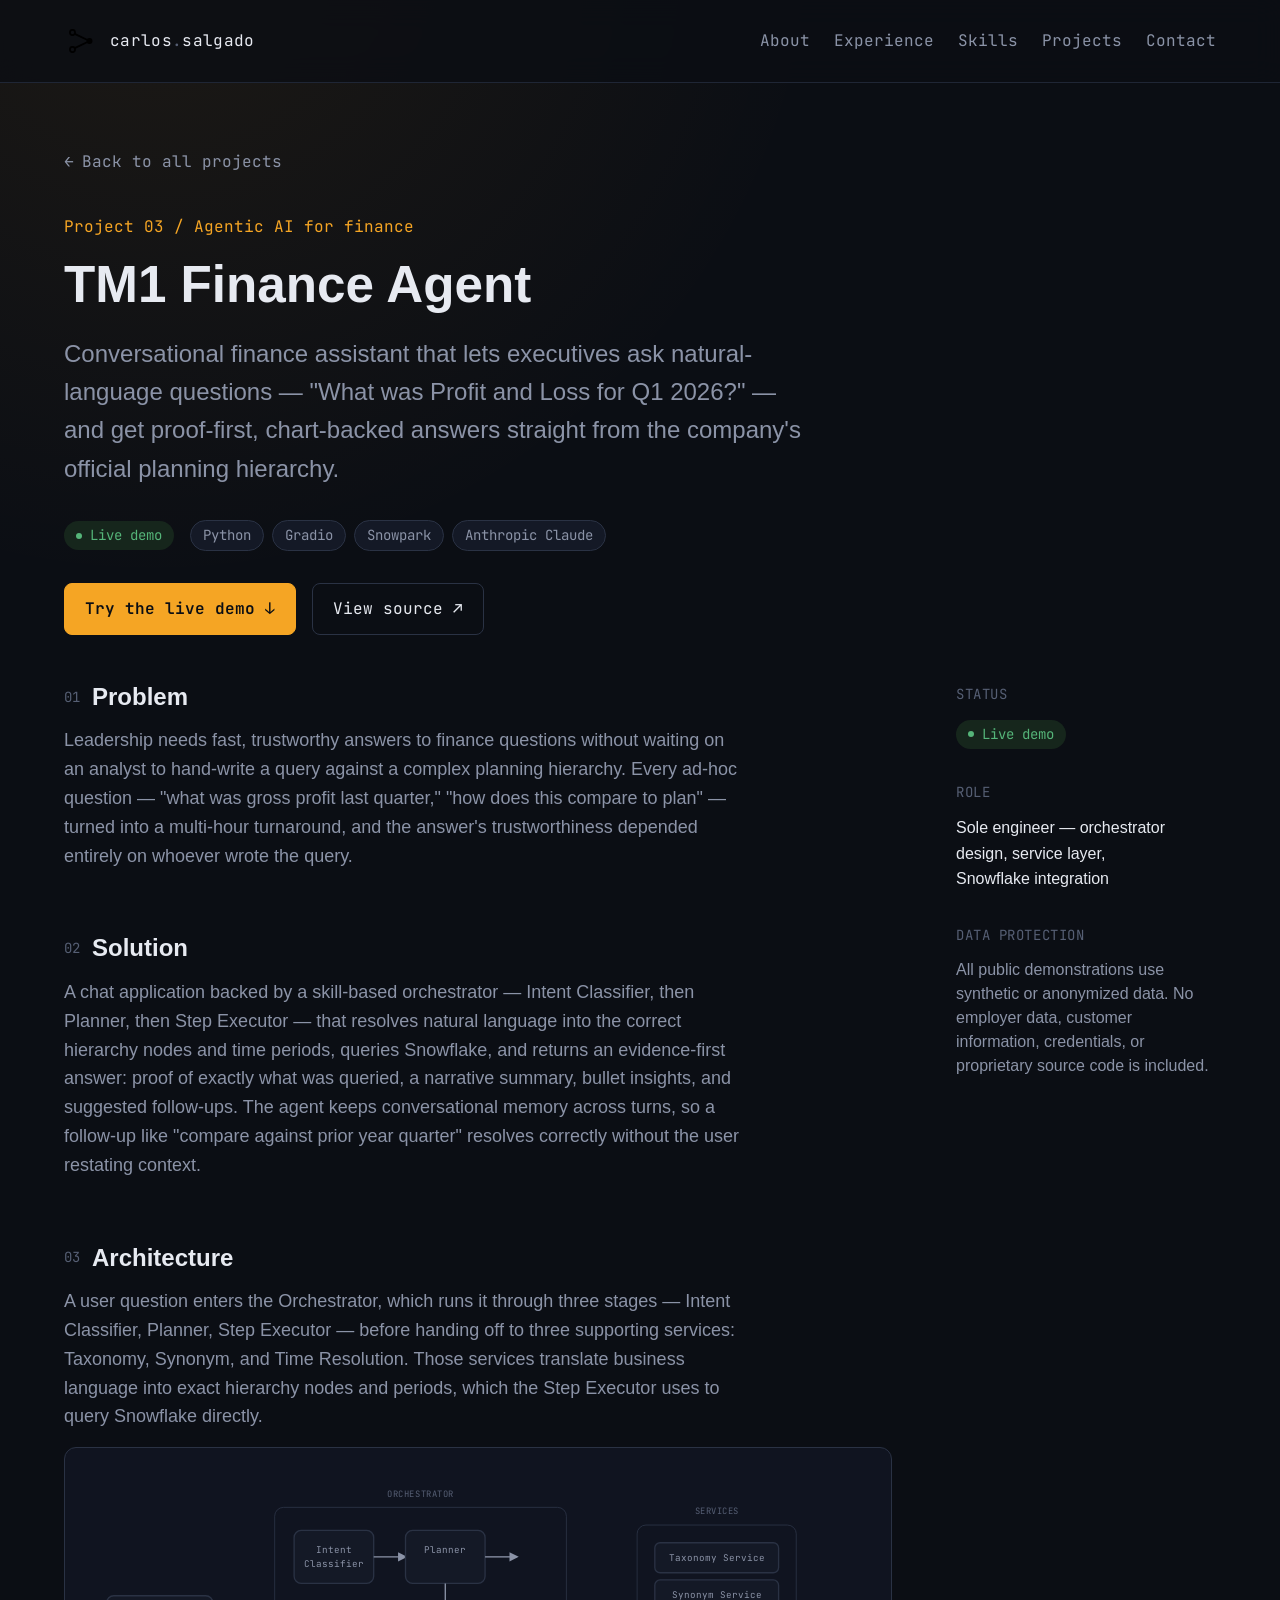
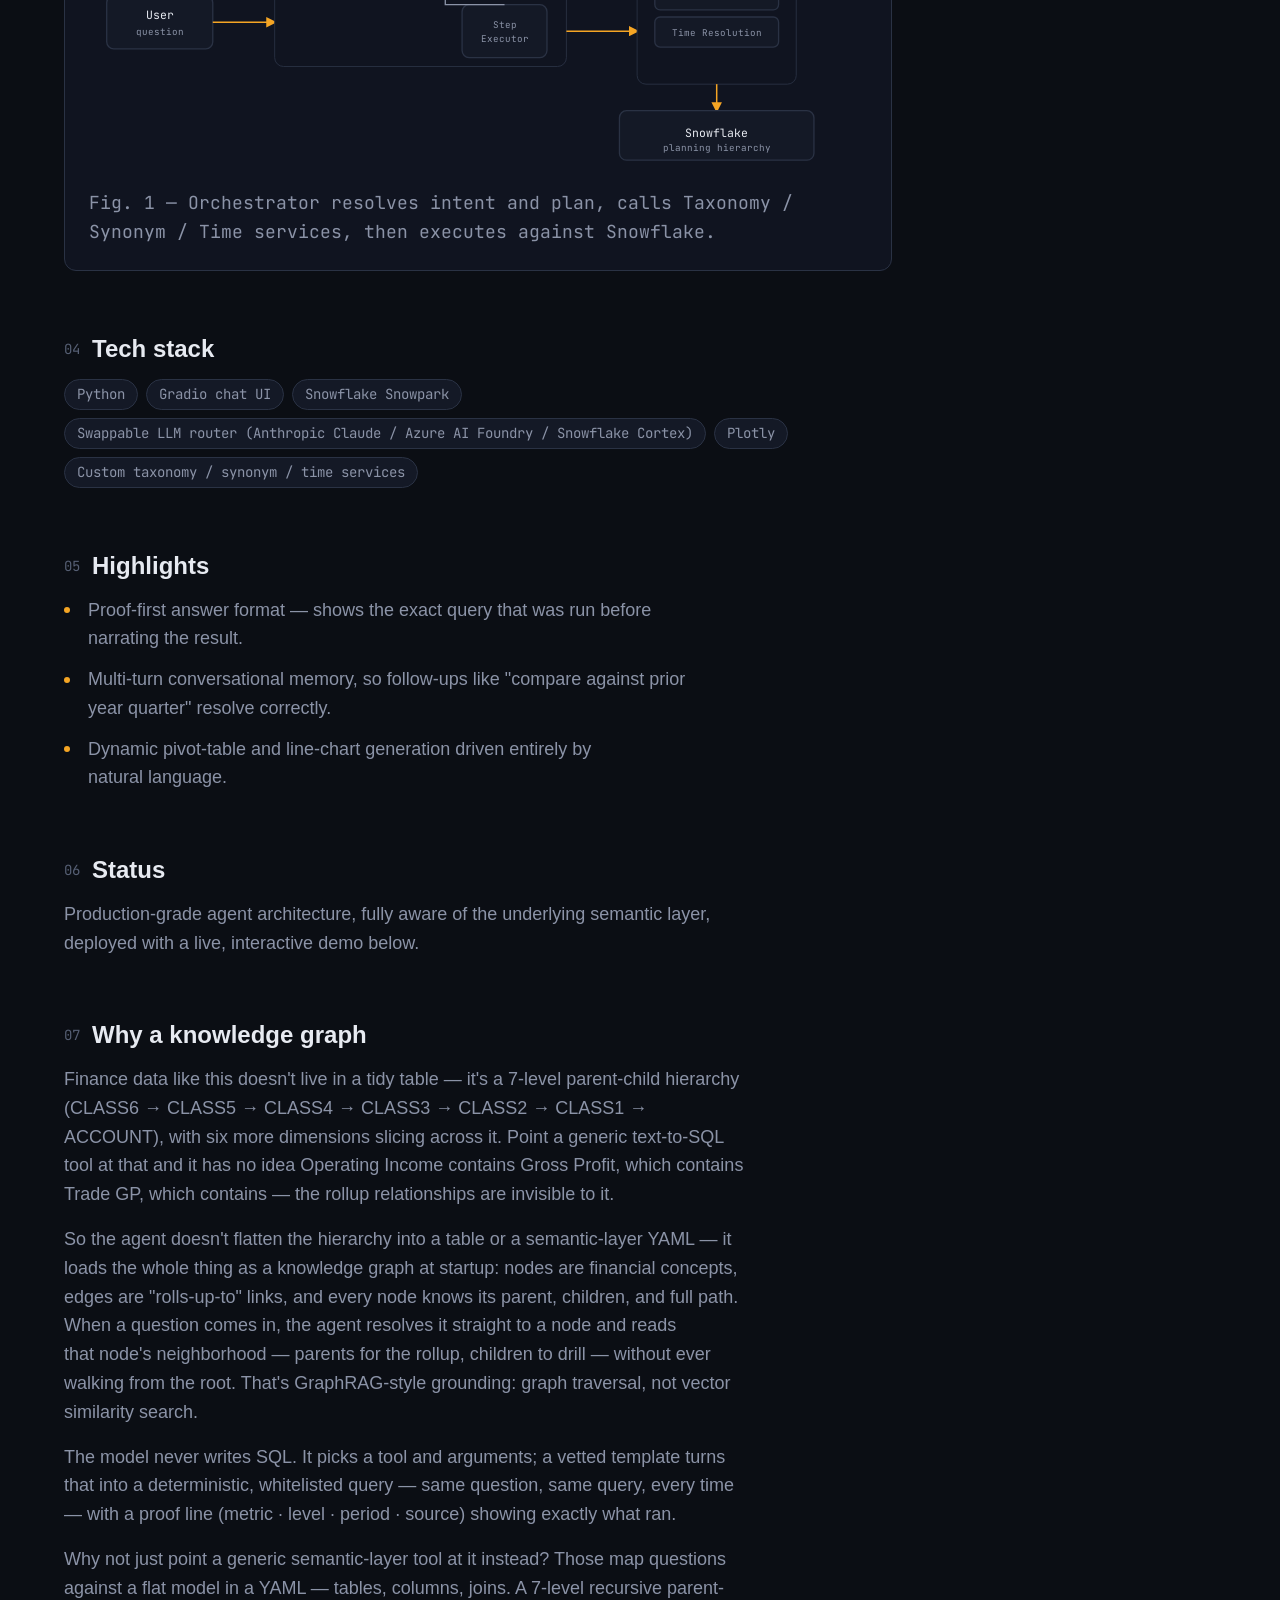
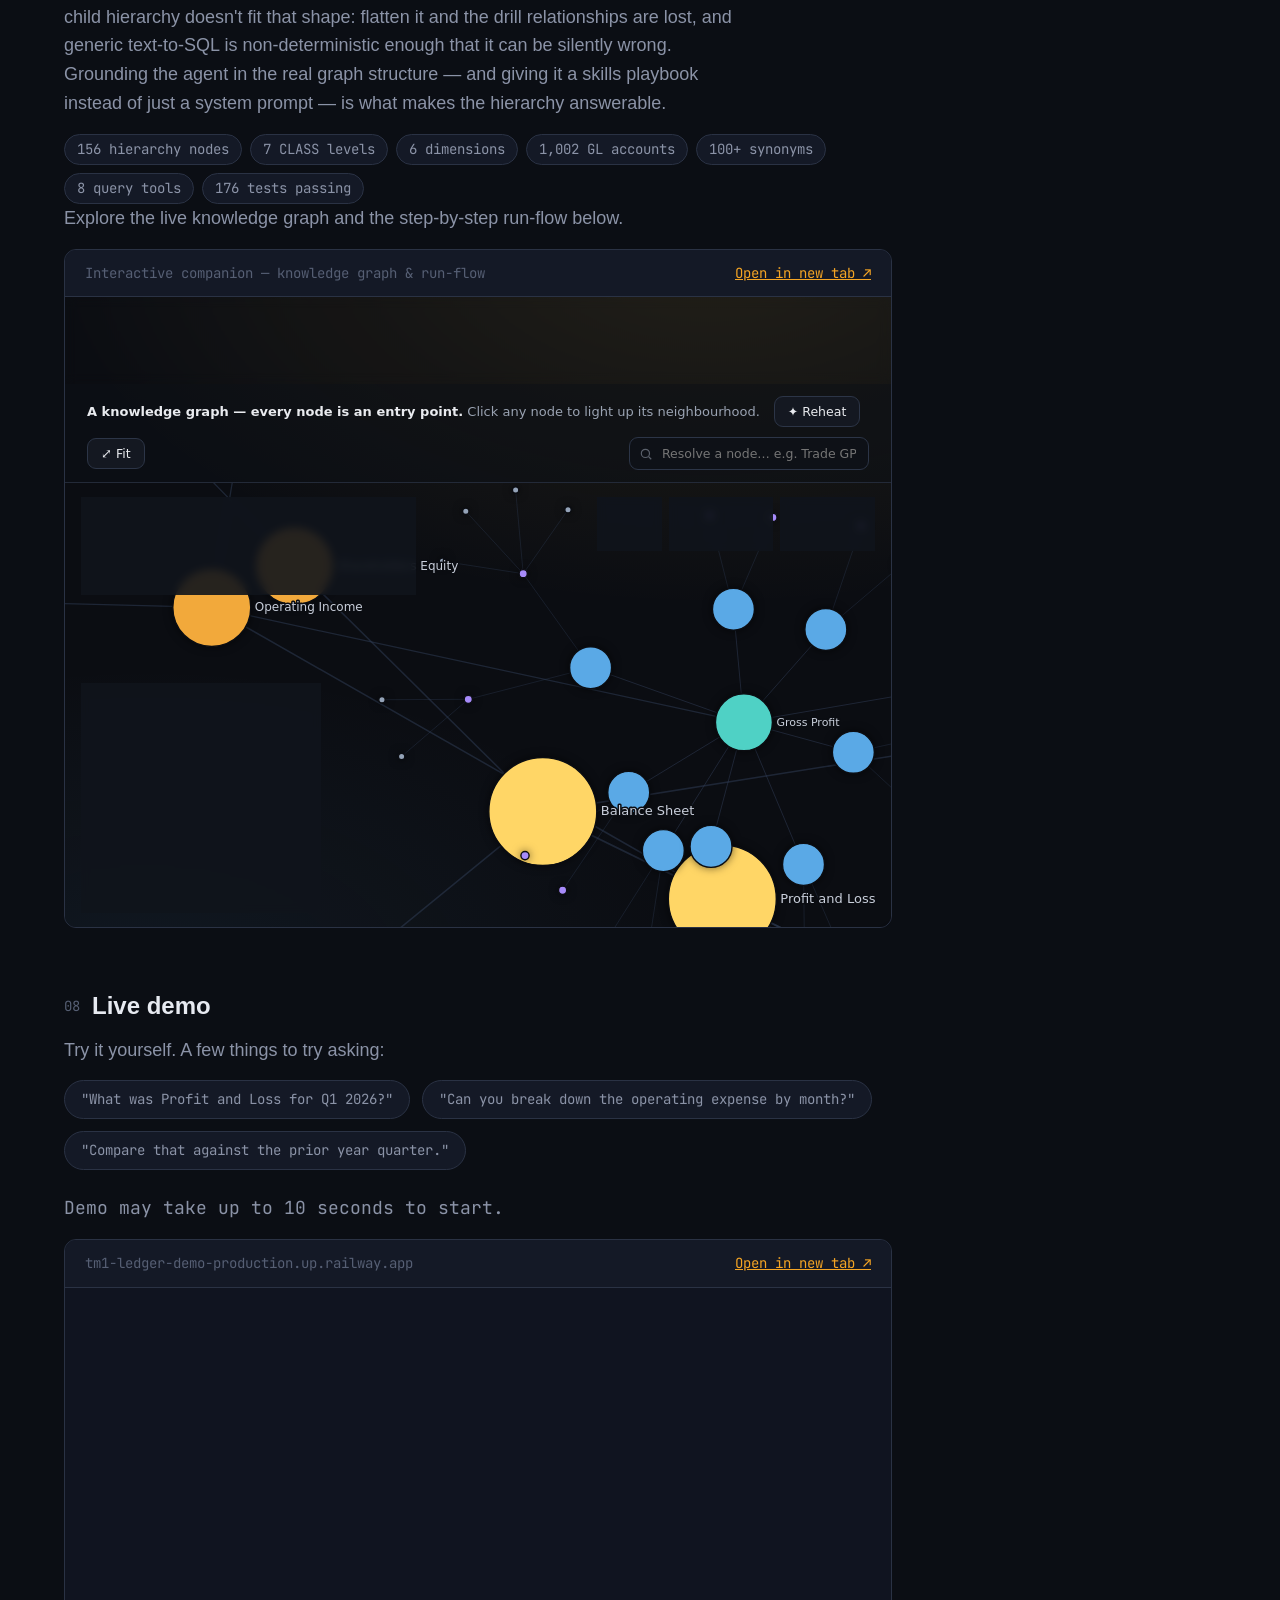
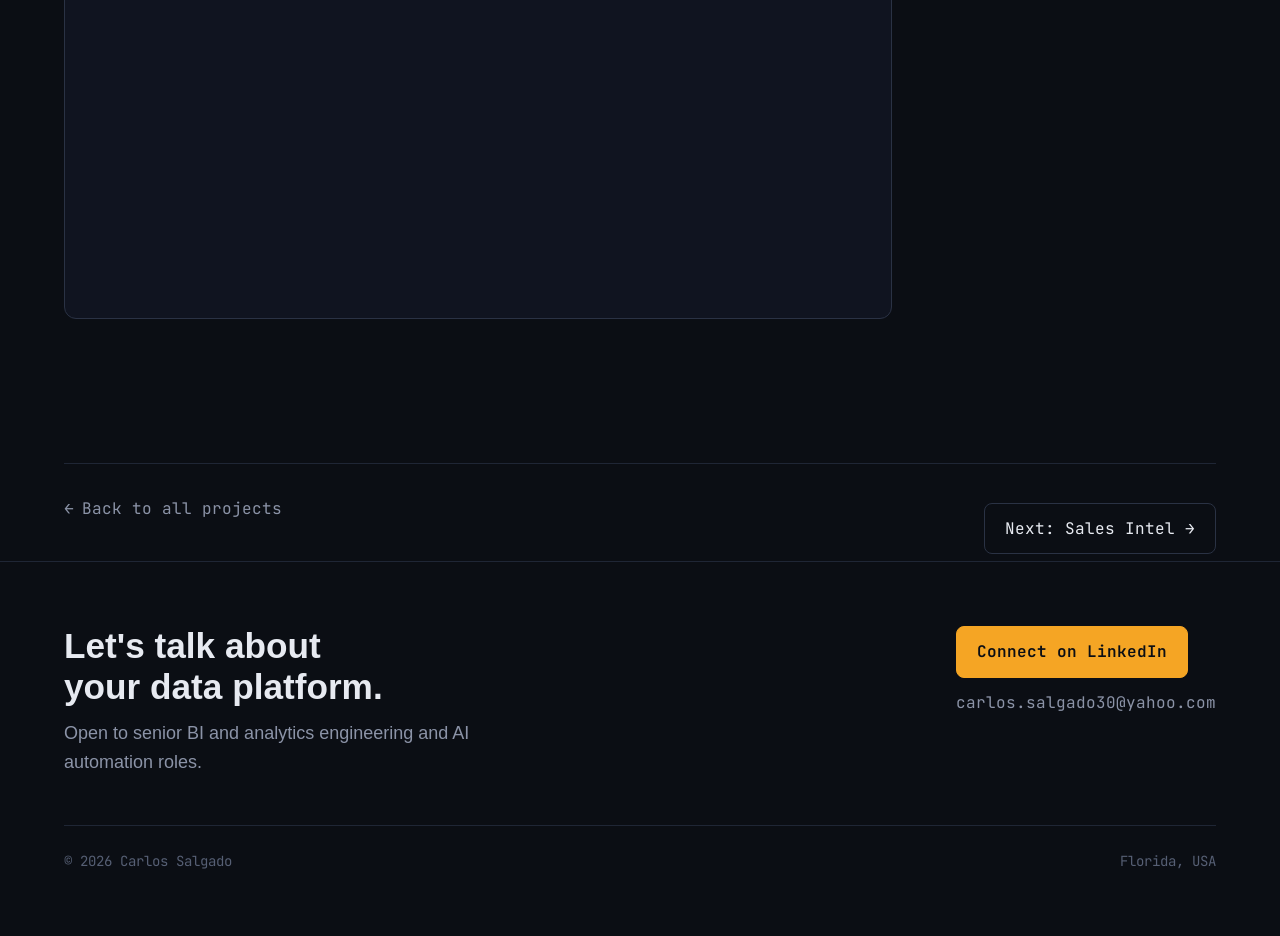
<file: projects/tm1-finance-agent.html>
<!DOCTYPE html>
<html lang="en" data-theme="dark">
<head>
<meta charset="UTF-8">
<meta name="viewport" content="width=device-width, initial-scale=1.0">
<title>TM1 Finance Agent — Conversational Finance Assistant | Carlos Salgado</title>
<meta name="description" content="Case study: a skill-based orchestrator that answers executive finance questions with proof-first, chart-backed evidence from Snowflake.">
<meta property="og:type" content="article">
<meta property="og:title" content="TM1 Finance Agent — Conversational Finance Assistant">
<meta property="og:description" content="A skill-based orchestrator that answers executive finance questions with proof-first, chart-backed evidence from Snowflake.">
<meta property="og:url" content="https://sal1391.github.io/projects/tm1-finance-agent.html">
<meta property="og:image" content="https://sal1391.github.io/assets/og/tm1-finance-agent.png">
<meta property="og:image:width" content="1200">
<meta property="og:image:height" content="630">
<meta name="twitter:card" content="summary_large_image">
<meta name="twitter:image" content="https://sal1391.github.io/assets/og/tm1-finance-agent.png">
<link rel="icon" type="image/svg+xml" href="../assets/favicon.svg">

<link rel="preconnect" href="https://fonts.googleapis.com">
<link rel="preconnect" href="https://fonts.gstatic.com" crossorigin>
<link href="https://api.fontshare.com/v2/css?f[]=cabinet-grotesk@700,500&f[]=general-sans@400,500,600&display=swap" rel="stylesheet">
<link href="https://fonts.googleapis.com/css2?family=JetBrains+Mono:wght@400;500;600&display=swap" rel="stylesheet">

<link rel="stylesheet" href="../css/base.css">
<link rel="stylesheet" href="../css/tokens.css">
<link rel="stylesheet" href="../css/style.css">
</head>
<body>
<a href="#main" class="skip-link">Skip to content</a>

<header class="site-header">
  <div class="container">
    <a href="../index.html" class="brand" aria-label="Carlos Salgado — home">
      <img src="../assets/mark.svg" alt="" class="brand-mark" width="34" height="34">
      <span class="brand-name">carlos<span class="dim">.</span>salgado</span>
    </a>
    <nav class="site-nav" aria-label="Primary">
      <a href="../index.html#about">About</a>
      <a href="../index.html#experience">Experience</a>
      <a href="../index.html#skills">Skills</a>
      <a href="../index.html#projects">Projects</a>
      <a href="../index.html#contact">Contact</a>
    </nav>
  </div>
</header>

<main id="main">
  <div class="container">

    <section class="case-hero">
      <a href="../index.html" class="back-link">Back to all projects</a>
      <p class="case-kicker">Project 03 / Agentic AI for finance</p>
      <h1>TM1 Finance Agent</h1>
      <p class="case-oneliner">Conversational finance assistant that lets executives ask natural-language
        questions — "What was Profit and Loss for Q1 2026?" — and get proof-first, chart-backed answers straight
        from the company's official planning hierarchy.</p>
      <div class="case-meta-row">
        <span class="status status-live">Live demo</span>
        <div class="badge-row">
          <span class="tag">Python</span>
          <span class="tag">Gradio</span>
          <span class="tag">Snowpark</span>
          <span class="tag">Anthropic Claude</span>
        </div>
      </div>
      <div class="case-meta-row">
        <a href="#live-demo" class="btn btn-primary">Try the live demo ↓</a>
        <a href="https://github.com/sal1391/tm1_agent" class="btn btn-ghost" target="_blank" rel="noopener">View source ↗</a>
      </div>
    </section>

    <section class="case-body">
      <div class="case-main">
        <article>

          <section>
            <h2><span class="num">01</span> Problem</h2>
            <p>Leadership needs fast, trustworthy answers to finance questions without waiting on
              an analyst to hand-write a query against a complex planning hierarchy. Every ad-hoc
              question — "what was gross profit last quarter," "how does this compare to plan" —
              turned into a multi-hour turnaround, and the answer's trustworthiness depended
              entirely on whoever wrote the query.</p>
          </section>

          <section>
            <h2><span class="num">02</span> Solution</h2>
            <p>A chat application backed by a skill-based orchestrator — Intent Classifier, then
              Planner, then Step Executor — that resolves natural language into the correct
              hierarchy nodes and time periods, queries Snowflake, and returns an evidence-first
              answer: proof of exactly what was queried, a narrative summary, bullet insights, and
              suggested follow-ups. The agent keeps conversational memory across turns, so a
              follow-up like "compare against prior year quarter" resolves correctly without the
              user restating context.</p>
          </section>

          <section>
            <h2><span class="num">03</span> Architecture</h2>
            <p>A user question enters the Orchestrator, which runs it through three stages —
              Intent Classifier, Planner, Step Executor — before handing off to three supporting
              services: Taxonomy, Synonym, and Time Resolution. Those services translate business
              language into exact hierarchy nodes and periods, which the Step Executor uses to
              query Snowflake directly.</p>
            <div class="diagram-frame">
              <div class="diagram-scroll"><svg viewBox="0 0 880 340" role="img" aria-label="Architecture diagram: a user question flows into an orchestrator composed of Intent Classifier, Planner, and Step Executor stages, which call Taxonomy, Synonym, and Time Resolution services before querying Snowflake.">
                <defs>
                  <marker id="arrow-t2" viewBox="0 0 10 10" refX="8" refY="5" markerWidth="7" markerHeight="7" orient="auto-start-reverse">
                    <path d="M0 0L10 5L0 10z" fill="#8b93a7"/>
                  </marker>
                  <marker id="arrow-t2-accent" viewBox="0 0 10 10" refX="8" refY="5" markerWidth="7" markerHeight="7" orient="auto-start-reverse">
                    <path d="M0 0L10 5L0 10z" fill="#f5a524"/>
                  </marker>
                </defs>
                <style>
                  .node-rect{fill:#141926;stroke:#2a3244;stroke-width:1.5;}
                  .node-label{font-family:'JetBrains Mono',monospace;font-size:13px;fill:#e7eaf1;}
                  .node-sub{font-family:'JetBrains Mono',monospace;font-size:10.5px;fill:#8b93a7;}
                  .edge{stroke:#8b93a7;stroke-width:1.5;fill:none;}
                  .edge-accent{stroke:#f5a524;stroke-width:1.7;fill:none;}
                  .group-label{font-family:'JetBrains Mono',monospace;font-size:10px;fill:#565f74;letter-spacing:0.06em;}
                </style>

                <rect x="20" y="140" width="120" height="60" rx="8" class="node-rect"/>
                <text x="80" y="166" text-anchor="middle" class="node-label">User</text>
                <text x="80" y="184" text-anchor="middle" class="node-sub">question</text>

                <path class="edge-accent" d="M140 170 H210" marker-end="url(#arrow-t2-accent)"/>

                <rect x="210" y="40" width="330" height="180" rx="10" fill="#101420" stroke="#2a3244"/>
                <text x="375" y="28" text-anchor="middle" class="group-label">ORCHESTRATOR</text>

                <rect x="232" y="66" width="90" height="60" rx="8" class="node-rect"/>
                <text x="277" y="92" text-anchor="middle" class="node-sub">Intent</text>
                <text x="277" y="108" text-anchor="middle" class="node-sub">Classifier</text>

                <path class="edge" d="M322 96 H358" marker-end="url(#arrow-t2)"/>

                <rect x="358" y="66" width="90" height="60" rx="8" class="node-rect"/>
                <text x="403" y="92" text-anchor="middle" class="node-sub">Planner</text>

                <path class="edge" d="M448 96 H484" marker-end="url(#arrow-t2)"/>

                <rect x="422" y="150" width="96" height="60" rx="8" class="node-rect"/>
                <text x="470" y="176" text-anchor="middle" class="node-sub">Step</text>
                <text x="470" y="192" text-anchor="middle" class="node-sub">Executor</text>

                <path class="edge" d="M403 126 V150 H470" marker-end="none" fill="none" stroke="#8b93a7" stroke-width="1.5"/>

                <path class="edge-accent" d="M540 180 H620" marker-end="url(#arrow-t2-accent)"/>

                <rect x="620" y="60" width="180" height="180" rx="10" fill="#101420" stroke="#2a3244"/>
                <text x="710" y="48" text-anchor="middle" class="group-label">SERVICES</text>
                <rect x="640" y="80" width="140" height="34" rx="6" class="node-rect"/>
                <text x="710" y="101" text-anchor="middle" class="node-sub">Taxonomy Service</text>
                <rect x="640" y="122" width="140" height="34" rx="6" class="node-rect"/>
                <text x="710" y="143" text-anchor="middle" class="node-sub">Synonym Service</text>
                <rect x="640" y="164" width="140" height="34" rx="6" class="node-rect"/>
                <text x="710" y="185" text-anchor="middle" class="node-sub">Time Resolution</text>

                <path class="edge-accent" d="M710 240 V270" marker-end="url(#arrow-t2-accent)"/>

                <rect x="600" y="270" width="220" height="56" rx="8" class="node-rect"/>
                <text x="710" y="300" text-anchor="middle" class="node-label">Snowflake</text>
                <text x="710" y="316" text-anchor="middle" class="node-sub">planning hierarchy</text>
              </svg></div>
              <p class="diagram-caption">Fig. 1 — Orchestrator resolves intent and plan, calls Taxonomy / Synonym / Time services, then executes against Snowflake.</p>
            </div>
          </section>

          <section>
            <h2><span class="num">04</span> Tech stack</h2>
            <div class="badge-row">
              <span class="tag">Python</span>
              <span class="tag">Gradio chat UI</span>
              <span class="tag">Snowflake Snowpark</span>
              <span class="tag">Swappable LLM router (Anthropic Claude / Azure AI Foundry / Snowflake Cortex)</span>
              <span class="tag">Plotly</span>
              <span class="tag">Custom taxonomy / synonym / time services</span>
            </div>
          </section>

          <section>
            <h2><span class="num">05</span> Highlights</h2>
            <ul role="list">
              <li>Proof-first answer format — shows the exact query that was run before narrating the result.</li>
              <li>Multi-turn conversational memory, so follow-ups like "compare against prior year quarter" resolve correctly.</li>
              <li>Dynamic pivot-table and line-chart generation driven entirely by natural language.</li>
            </ul>
          </section>

          <section>
            <h2><span class="num">06</span> Status</h2>
            <p>Production-grade agent architecture, fully aware of the underlying semantic layer,
              deployed with a live, interactive demo below.</p>
          </section>

          <section id="knowledge-graph">
            <h2><span class="num">07</span> Why a knowledge graph</h2>
            <p>Finance data like this doesn't live in a tidy table — it's a 7-level parent-child
              hierarchy (CLASS6 → CLASS5 → CLASS4 → CLASS3 → CLASS2 → CLASS1 → ACCOUNT),
              with six more dimensions slicing across it. Point a generic text-to-SQL tool at that
              and it has no idea Operating Income contains Gross Profit, which contains Trade GP,
              which contains — the rollup relationships are invisible to it.</p>
            <p>So the agent doesn't flatten the hierarchy into a table or a semantic-layer YAML —
              it loads the whole thing as a knowledge graph at startup: nodes are financial
              concepts, edges are "rolls-up-to" links, and every node knows its parent, children,
              and full path. When a question comes in, the agent resolves it straight to a node and
              reads that node's neighborhood — parents for the rollup, children to drill — without
              ever walking from the root. That's GraphRAG-style grounding: graph traversal, not
              vector similarity search.</p>
            <p>The model never writes SQL. It picks a tool and arguments; a vetted template turns
              that into a deterministic, whitelisted query — same question, same query, every time
              — with a proof line (metric · level · period · source) showing exactly what ran.</p>
            <p>Why not just point a generic semantic-layer tool at it instead? Those map questions
              against a flat model in a YAML — tables, columns, joins. A 7-level recursive
              parent-child hierarchy doesn't fit that shape: flatten it and the drill relationships
              are lost, and generic text-to-SQL is non-deterministic enough that it can be silently
              wrong. Grounding the agent in the real graph structure — and giving it a skills
              playbook instead of just a system prompt — is what makes the hierarchy answerable.</p>
            <div class="badge-row">
              <span class="tag">156 hierarchy nodes</span>
              <span class="tag">7 CLASS levels</span>
              <span class="tag">6 dimensions</span>
              <span class="tag">1,002 GL accounts</span>
              <span class="tag">100+ synonyms</span>
              <span class="tag">8 query tools</span>
              <span class="tag">176 tests passing</span>
            </div>
            <p>Explore the live knowledge graph and the step-by-step run-flow below.</p>
            <div class="demo-embed">
              <div class="demo-embed-bar">
                <span class="demo-embed-url">Interactive companion — knowledge graph &amp; run-flow</span>
                <a href="./assets/tm1-taxonomy-companion.html" target="_blank" rel="noopener">Open in new tab ↗</a>
              </div>
              <iframe src="./assets/tm1-taxonomy-companion.html" title="TM1 knowledge graph — interactive companion" loading="lazy"></iframe>
            </div>
          </section>

          <section id="live-demo">
            <h2><span class="num">08</span> Live demo</h2>
            <p>Try it yourself. A few things to try asking:</p>
            <div class="prompt-pills">
              <span class="prompt-pill">"What was Profit and Loss for Q1 2026?"</span>
              <span class="prompt-pill">"Can you break down the operating expense by month?"</span>
              <span class="prompt-pill">"Compare that against the prior year quarter."</span>
            </div>
            <p class="demo-note">Demo may take up to 10 seconds to start.</p>
            <div class="demo-embed">
              <div class="demo-embed-bar">
                <span class="demo-embed-url">tm1-ledger-demo-production.up.railway.app</span>
                <a href="https://tm1-ledger-demo-production.up.railway.app/" target="_blank" rel="noopener">Open in new tab ↗</a>
              </div>
              <iframe src="https://tm1-ledger-demo-production.up.railway.app/" title="TM1 Finance Agent — live demo" loading="lazy" referrerpolicy="no-referrer-when-downgrade"></iframe>
            </div>
          </section>

        </article>
      </div>

      <aside class="case-sidebar">
        <div class="sidebar-block">
          <p class="sidebar-label">Status</p>
          <span class="status status-live">Live demo</span>
        </div>
        <div class="sidebar-block">
          <p class="sidebar-label">Role</p>
          <p style="color:var(--color-text);font-size:var(--text-sm);">Sole engineer — orchestrator design, service layer, Snowflake integration</p>
        </div>
        <div class="sidebar-block">
          <p class="sidebar-label">Data protection</p>
          <p class="sidebar-note">All public demonstrations use synthetic or anonymized data. No employer data, customer information, credentials, or proprietary source code is included.</p>
        </div>
      </aside>
    </section>

    <div class="case-nav-footer">
      <a href="../index.html" class="back-link">Back to all projects</a>
      <a href="./sales-intel.html" class="btn btn-ghost">Next: Sales Intel →</a>
    </div>

  </div>
</main>

<footer class="site-footer">
  <div class="container">
    <div class="footer-grid">
      <div class="footer-lead">
        <h2>Let's talk about your data platform.</h2>
        <p>Open to senior BI and analytics engineering and AI automation roles.</p>
      </div>
      <div class="footer-actions">
        <a href="https://www.linkedin.com/in/csalgado30/" class="btn btn-primary" target="_blank" rel="noopener">Connect on LinkedIn</a>
        <a href="mailto:carlos.salgado30@yahoo.com" class="footer-email">carlos.salgado30@yahoo.com</a>
      </div>
    </div>
    <div class="footer-meta">
      <span>&copy; 2026 Carlos Salgado</span>
      <span>Florida, USA</span>
    </div>
  </div>
</footer>

</body>
</html>
</file>
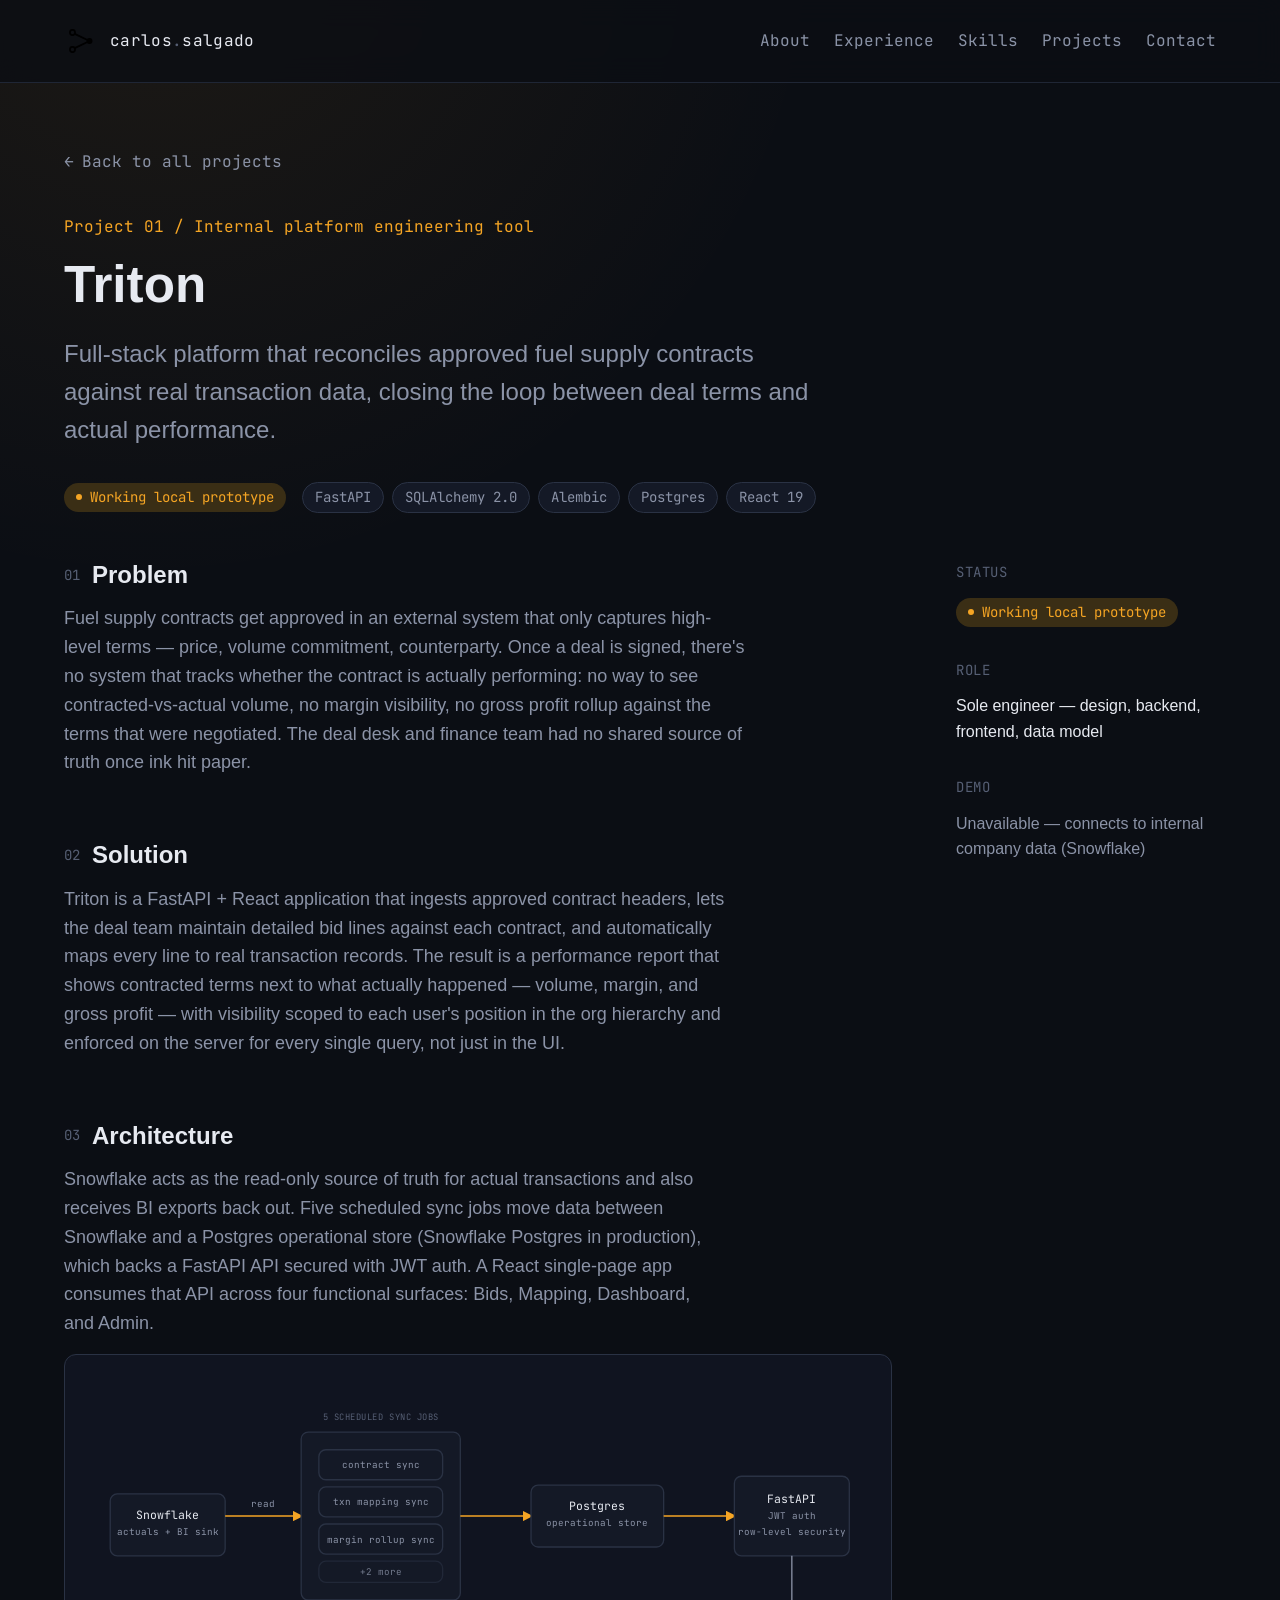
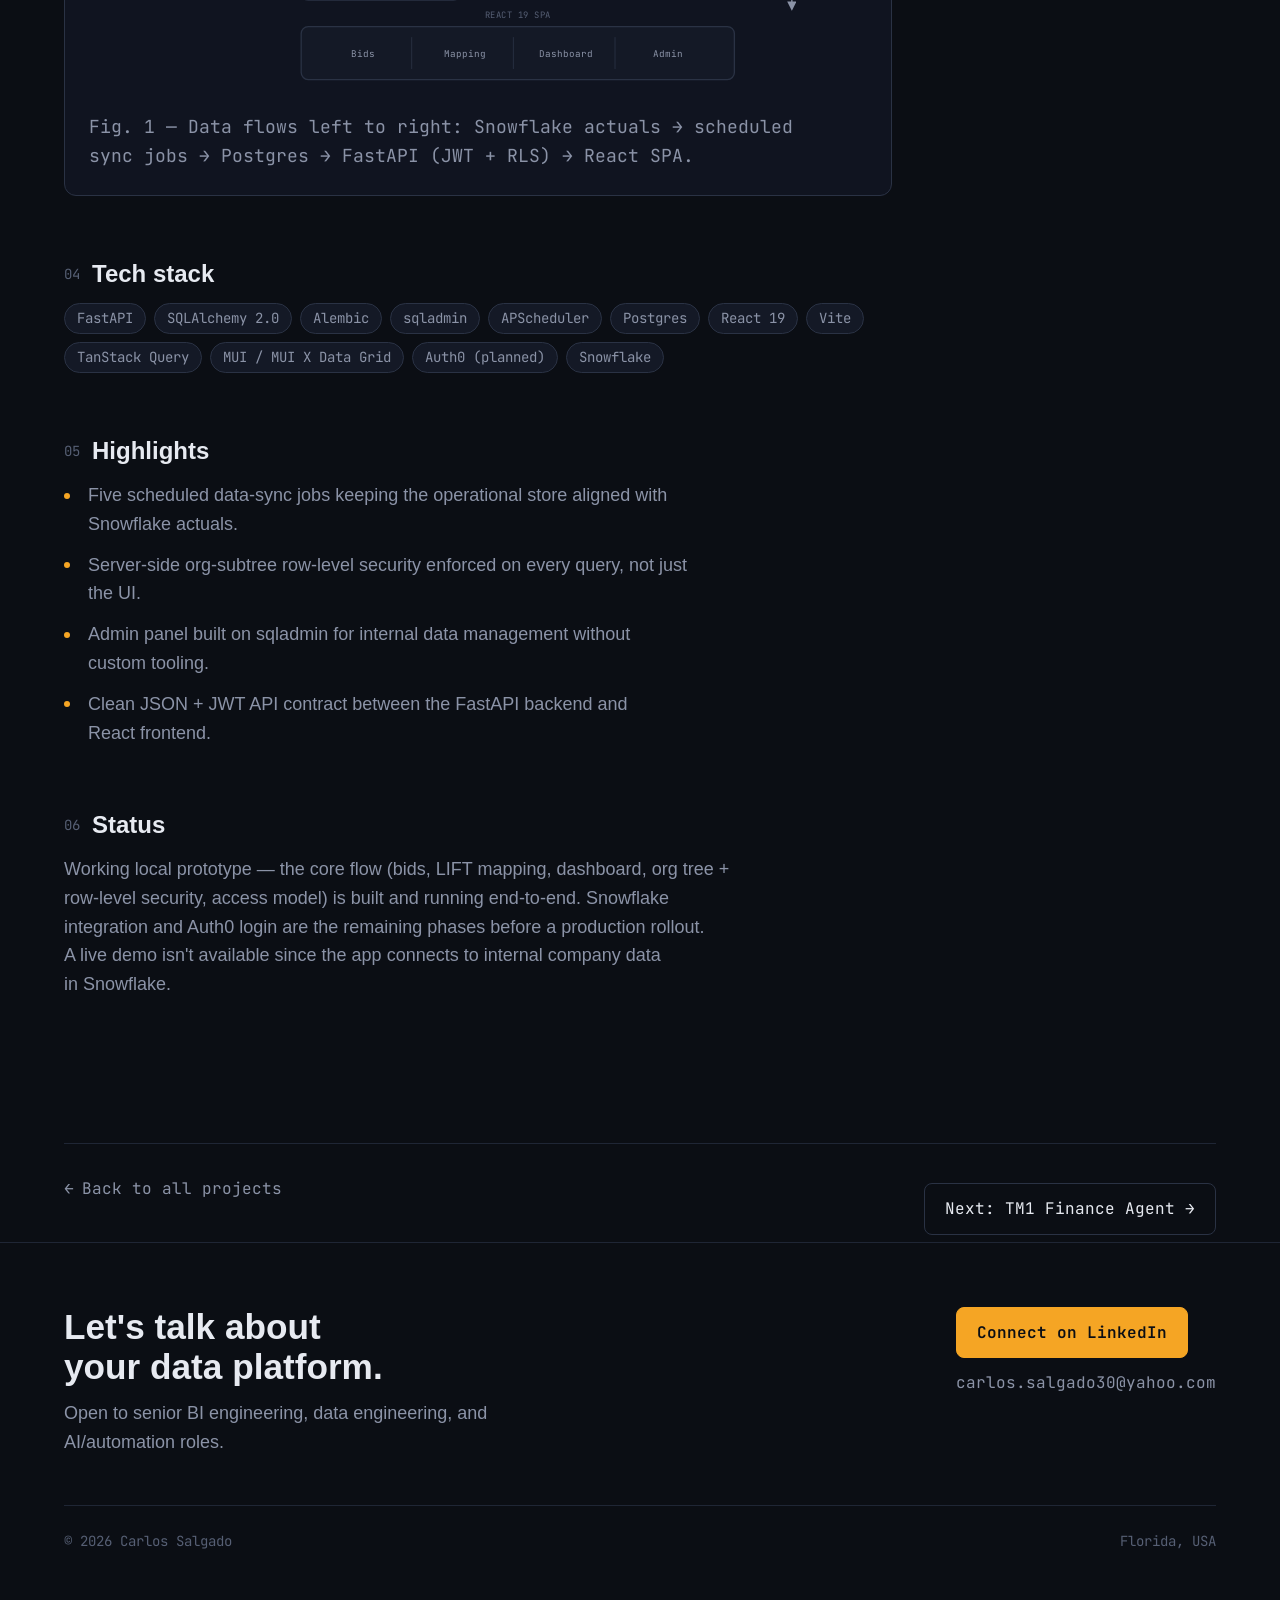
<file: projects/triton.html>
<!DOCTYPE html>
<html lang="en" data-theme="dark">
<head>
<meta charset="UTF-8">
<meta name="viewport" content="width=device-width, initial-scale=1.0">
<title>Triton — Fuel Contract Performance Tracker | Carlos Salgado</title>
<meta name="description" content="Case study: Triton, a FastAPI + React platform that reconciles approved fuel supply contracts against real transaction data with server-side row-level security.">
<link rel="icon" type="image/svg+xml" href="../assets/favicon.svg">

<link rel="preconnect" href="https://fonts.googleapis.com">
<link rel="preconnect" href="https://fonts.gstatic.com" crossorigin>
<link href="https://api.fontshare.com/v2/css?f[]=cabinet-grotesk@700,500&f[]=general-sans@400,500,600&display=swap" rel="stylesheet">
<link href="https://fonts.googleapis.com/css2?family=JetBrains+Mono:wght@400;500;600&display=swap" rel="stylesheet">

<link rel="stylesheet" href="../css/base.css">
<link rel="stylesheet" href="../css/tokens.css">
<link rel="stylesheet" href="../css/style.css">
</head>
<body>
<a href="#main" class="skip-link">Skip to content</a>

<header class="site-header">
  <div class="container">
    <a href="../index.html" class="brand" aria-label="Carlos Salgado — home">
      <img src="../assets/mark.svg" alt="" class="brand-mark" width="34" height="34">
      <span class="brand-name">carlos<span class="dim">.</span>salgado</span>
    </a>
    <nav class="site-nav" aria-label="Primary">
      <a href="../index.html#about">About</a>
      <a href="../index.html#experience">Experience</a>
      <a href="../index.html#skills">Skills</a>
      <a href="../index.html#projects">Projects</a>
      <a href="../index.html#contact">Contact</a>
    </nav>
  </div>
</header>

<main id="main">
  <div class="container">

    <section class="case-hero">
      <a href="../index.html" class="back-link">Back to all projects</a>
      <p class="case-kicker">Project 01 / Internal platform engineering tool</p>
      <h1>Triton</h1>
      <p class="case-oneliner">Full-stack platform that reconciles approved fuel supply contracts
        against real transaction data, closing the loop between deal terms and actual performance.</p>
      <div class="case-meta-row">
        <span class="status status-prototype">Working local prototype</span>
        <div class="badge-row">
          <span class="tag">FastAPI</span>
          <span class="tag">SQLAlchemy 2.0</span>
          <span class="tag">Alembic</span>
          <span class="tag">Postgres</span>
          <span class="tag">React 19</span>
        </div>
      </div>
    </section>

    <section class="case-body">
      <div class="case-main">
        <article>

          <section>
            <h2><span class="num">01</span> Problem</h2>
            <p>Fuel supply contracts get approved in an external system that only captures
              high-level terms — price, volume commitment, counterparty. Once a deal is signed,
              there's no system that tracks whether the contract is actually performing: no way
              to see contracted-vs-actual volume, no margin visibility, no gross profit rollup
              against the terms that were negotiated. The deal desk and finance team had no
              shared source of truth once ink hit paper.</p>
          </section>

          <section>
            <h2><span class="num">02</span> Solution</h2>
            <p>Triton is a FastAPI + React application that ingests approved contract headers,
              lets the deal team maintain detailed bid lines against each contract, and
              automatically maps every line to real transaction records. The result is a
              performance report that shows contracted terms next to what actually happened —
              volume, margin, and gross profit — with visibility scoped to each user's position
              in the org hierarchy and enforced on the server for every single query, not just
              in the UI.</p>
          </section>

          <section>
            <h2><span class="num">03</span> Architecture</h2>
            <p>Snowflake acts as the read-only source of truth for actual transactions and also
              receives BI exports back out. Five scheduled sync jobs move data between Snowflake
              and a Postgres operational store (Snowflake Postgres in production), which backs a
              FastAPI API secured with JWT auth. A React single-page app consumes that API across
              four functional surfaces: Bids, Mapping, Dashboard, and Admin.</p>
            <div class="diagram-frame">
              <div class="diagram-scroll"><svg viewBox="0 0 880 360" role="img" aria-label="Architecture diagram: Snowflake feeds five scheduled sync jobs into a Postgres operational store, which backs a FastAPI JWT API consumed by a React SPA with Bids, Mapping, Dashboard, and Admin modules.">
                <defs>
                  <marker id="arrow-t" viewBox="0 0 10 10" refX="8" refY="5" markerWidth="7" markerHeight="7" orient="auto-start-reverse">
                    <path d="M0 0L10 5L0 10z" fill="#8b93a7"/>
                  </marker>
                  <marker id="arrow-t-accent" viewBox="0 0 10 10" refX="8" refY="5" markerWidth="7" markerHeight="7" orient="auto-start-reverse">
                    <path d="M0 0L10 5L0 10z" fill="#f5a524"/>
                  </marker>
                </defs>
                <style>
                  .node-rect{fill:#141926;stroke:#2a3244;stroke-width:1.5;rx:8;}
                  .node-label{font-family:'JetBrains Mono',monospace;font-size:13px;fill:#e7eaf1;}
                  .node-sub{font-family:'JetBrains Mono',monospace;font-size:10.5px;fill:#8b93a7;}
                  .edge{stroke:#8b93a7;stroke-width:1.5;fill:none;}
                  .edge-accent{stroke:#f5a524;stroke-width:1.7;fill:none;}
                  .group-label{font-family:'JetBrains Mono',monospace;font-size:10px;fill:#565f74;letter-spacing:0.06em;}
                </style>

                <rect x="24" y="130" width="130" height="70" class="node-rect"/>
                <text x="89" y="158" text-anchor="middle" class="node-label">Snowflake</text>
                <text x="89" y="176" text-anchor="middle" class="node-sub">actuals + BI sink</text>

                <path class="edge-accent" d="M154 155 H240" marker-end="url(#arrow-t-accent)"/>
                <text x="197" y="145" text-anchor="middle" class="node-sub">read</text>

                <rect x="240" y="60" width="180" height="190" class="node-rect" fill="#101420"/>
                <text x="330" y="46" text-anchor="middle" class="group-label">5 SCHEDULED SYNC JOBS</text>
                <rect x="260" y="80" width="140" height="34" class="node-rect"/>
                <text x="330" y="101" text-anchor="middle" class="node-sub">contract sync</text>
                <rect x="260" y="122" width="140" height="34" class="node-rect"/>
                <text x="330" y="143" text-anchor="middle" class="node-sub">txn mapping sync</text>
                <rect x="260" y="164" width="140" height="34" class="node-rect"/>
                <text x="330" y="185" text-anchor="middle" class="node-sub">margin rollup sync</text>
                <rect x="260" y="206" width="140" height="24" class="node-rect" opacity="0.6"/>
                <text x="330" y="222" text-anchor="middle" class="node-sub" opacity="0.8">+2 more</text>

                <path class="edge-accent" d="M420 155 H500" marker-end="url(#arrow-t-accent)"/>

                <rect x="500" y="120" width="150" height="70" class="node-rect"/>
                <text x="575" y="148" text-anchor="middle" class="node-label">Postgres</text>
                <text x="575" y="166" text-anchor="middle" class="node-sub">operational store</text>

                <path class="edge-accent" d="M650 155 H730" marker-end="url(#arrow-t-accent)"/>

                <rect x="730" y="110" width="130" height="90" class="node-rect"/>
                <text x="795" y="140" text-anchor="middle" class="node-label">FastAPI</text>
                <text x="795" y="158" text-anchor="middle" class="node-sub">JWT auth</text>
                <text x="795" y="176" text-anchor="middle" class="node-sub">row-level security</text>

                <path class="edge" d="M795 200 V260" marker-end="url(#arrow-t)"/>

                <rect x="240" y="280" width="490" height="60" class="node-rect" fill="#101420"/>
                <text x="485" y="270" text-anchor="middle" class="group-label">REACT 19 SPA</text>
                <text x="310" y="315" text-anchor="middle" class="node-sub">Bids</text>
                <text x="425" y="315" text-anchor="middle" class="node-sub">Mapping</text>
                <text x="540" y="315" text-anchor="middle" class="node-sub">Dashboard</text>
                <text x="655" y="315" text-anchor="middle" class="node-sub">Admin</text>
                <line x1="365" y1="292" x2="365" y2="328" stroke="#2a3244"/>
                <line x1="480" y1="292" x2="480" y2="328" stroke="#2a3244"/>
                <line x1="595" y1="292" x2="595" y2="328" stroke="#2a3244"/>
              </svg></div>
              <p class="diagram-caption">Fig. 1 — Data flows left to right: Snowflake actuals → scheduled sync jobs → Postgres → FastAPI (JWT + RLS) → React SPA.</p>
            </div>
          </section>

          <section>
            <h2><span class="num">04</span> Tech stack</h2>
            <div class="badge-row">
              <span class="tag">FastAPI</span>
              <span class="tag">SQLAlchemy 2.0</span>
              <span class="tag">Alembic</span>
              <span class="tag">sqladmin</span>
              <span class="tag">APScheduler</span>
              <span class="tag">Postgres</span>
              <span class="tag">React 19</span>
              <span class="tag">Vite</span>
              <span class="tag">TanStack Query</span>
              <span class="tag">MUI / MUI X Data Grid</span>
              <span class="tag">Auth0 (planned)</span>
              <span class="tag">Snowflake</span>
            </div>
          </section>

          <section>
            <h2><span class="num">05</span> Highlights</h2>
            <ul role="list">
              <li>Five scheduled data-sync jobs keeping the operational store aligned with Snowflake actuals.</li>
              <li>Server-side org-subtree row-level security enforced on every query, not just the UI.</li>
              <li>Admin panel built on sqladmin for internal data management without custom tooling.</li>
              <li>Clean JSON + JWT API contract between the FastAPI backend and React frontend.</li>
            </ul>
          </section>

          <section>
            <h2><span class="num">06</span> Status</h2>
            <p>Working local prototype — the core flow (bids, LIFT mapping, dashboard, org tree +
              row-level security, access model) is built and running end-to-end. Snowflake
              integration and Auth0 login are the remaining phases before a production rollout.
              A live demo isn't available since the app connects to internal company data in
              Snowflake.</p>
          </section>

        </article>
      </div>

      <aside class="case-sidebar">
        <div class="sidebar-block">
          <p class="sidebar-label">Status</p>
          <span class="status status-prototype">Working local prototype</span>
        </div>
        <div class="sidebar-block">
          <p class="sidebar-label">Role</p>
          <p style="color:var(--color-text);font-size:var(--text-sm);">Sole engineer — design, backend, frontend, data model</p>
        </div>
        <div class="sidebar-block">
          <p class="sidebar-label">Demo</p>
          <p style="color:var(--color-text-muted);font-size:var(--text-sm);">Unavailable — connects to internal company data (Snowflake)</p>
        </div>
      </aside>
    </section>

    <div class="case-nav-footer">
      <a href="../index.html" class="back-link">Back to all projects</a>
      <a href="./tm1-finance-agent.html" class="btn btn-ghost">Next: TM1 Finance Agent →</a>
    </div>

  </div>
</main>

<footer class="site-footer">
  <div class="container">
    <div class="footer-grid">
      <div class="footer-lead">
        <h2>Let's talk about your data platform.</h2>
        <p>Open to senior BI engineering, data engineering, and AI/automation roles.</p>
      </div>
      <div class="footer-actions">
        <a href="https://www.linkedin.com/in/csalgado30/" class="btn btn-primary" target="_blank" rel="noopener">Connect on LinkedIn</a>
        <a href="mailto:carlos.salgado30@yahoo.com" class="footer-email">carlos.salgado30@yahoo.com</a>
      </div>
    </div>
    <div class="footer-meta">
      <span>&copy; 2026 Carlos Salgado</span>
      <span>Florida, USA</span>
    </div>
  </div>
</footer>

</body>
</html>
</file>
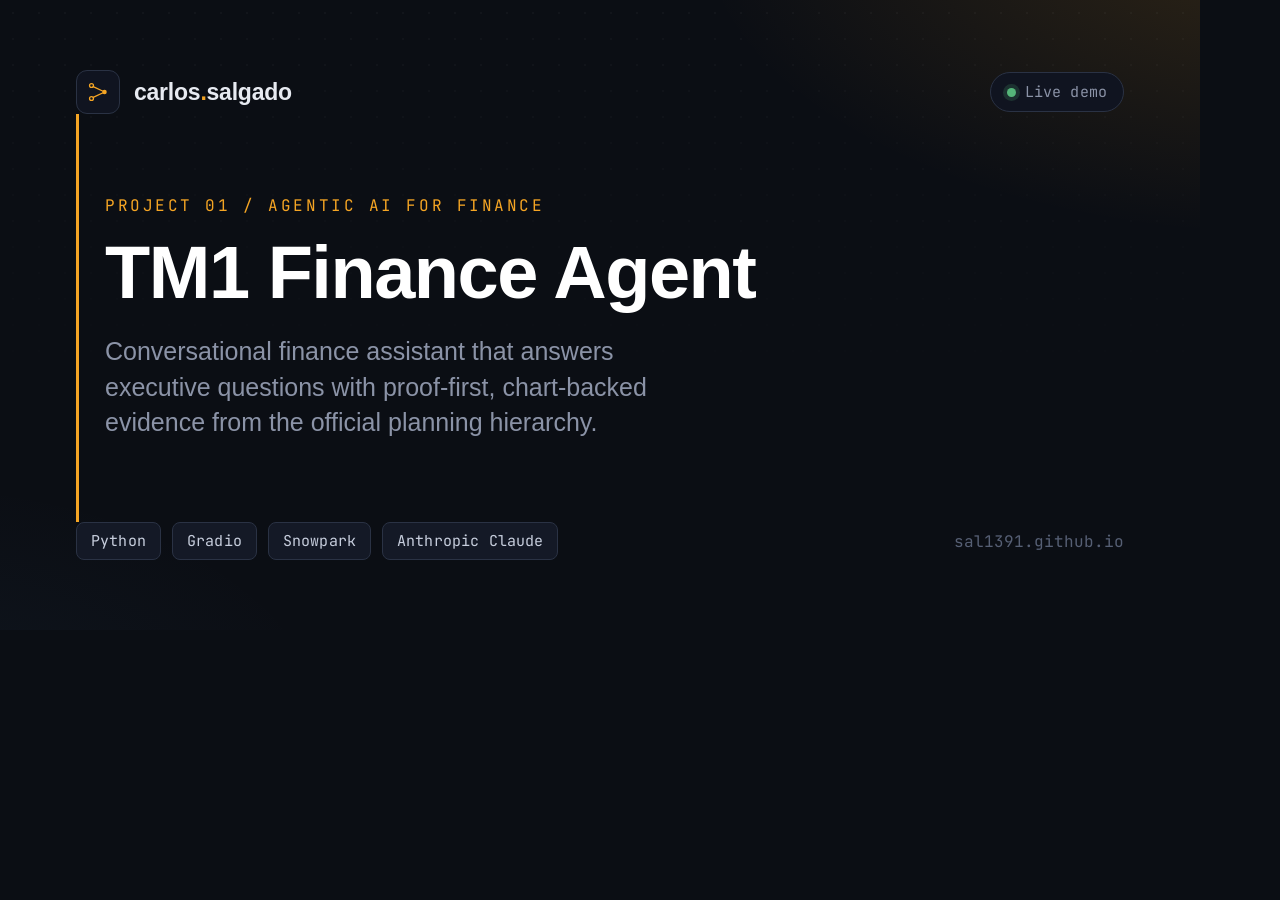
<file: assets/og/card.html>
<!DOCTYPE html>
<html lang="en" data-theme="dark">
<head>
<meta charset="UTF-8">
<title>OG card generator</title>
<link rel="preconnect" href="https://fonts.googleapis.com">
<link rel="preconnect" href="https://fonts.gstatic.com" crossorigin>
<link href="https://api.fontshare.com/v2/css?f[]=cabinet-grotesk@700,500&f[]=general-sans@400,500,600&display=swap" rel="stylesheet">
<link href="https://fonts.googleapis.com/css2?family=JetBrains+Mono:wght@400;500;600&display=swap" rel="stylesheet">
<style>
  :root{
    --bg:#0b0e14; --surface:#101420; --surface2:#141926;
    --border:#2a3244; --text:#e7eaf1; --muted:#8b93a7; --faint:#565f74;
    --amber:#f5a524; --amber-glow:#3a2e15; --green:#55b579;
    --font-display:'Cabinet Grotesk','General Sans','Segoe UI',sans-serif;
    --font-body:'General Sans','Segoe UI',sans-serif;
    --font-mono:'JetBrains Mono','SFMono-Regular',Consolas,monospace;
  }
  *{margin:0;padding:0;box-sizing:border-box;}
  html,body{width:1200px;height:630px;overflow:hidden;background:var(--bg);}
  .card{
    position:relative;width:1200px;height:630px;
    background:
      radial-gradient(1000px 520px at 108% -12%, rgba(245,165,36,0.16), transparent 60%),
      radial-gradient(800px 480px at -8% 118%, rgba(91,157,217,0.06), transparent 55%),
      var(--bg);
    padding:70px 76px;display:flex;flex-direction:column;
    font-family:var(--font-body);color:var(--text);
  }
  /* faint dot grid */
  .card::before{
    content:"";position:absolute;inset:0;
    background-image:radial-gradient(rgba(255,255,255,0.045) 1px, transparent 1px);
    background-size:26px 26px;-webkit-mask-image:linear-gradient(180deg,rgba(0,0,0,0.7),transparent 70%);
    mask-image:linear-gradient(180deg,rgba(0,0,0,0.7),transparent 70%);pointer-events:none;
  }
  .card>*{position:relative;z-index:1;}

  .row{display:flex;align-items:center;justify-content:space-between;}

  .brand{display:flex;align-items:center;gap:14px;}
  .mark{width:44px;height:44px;border:1px solid var(--border);border-radius:11px;
    background:var(--surface);display:flex;align-items:center;justify-content:center;color:var(--amber);}
  .mark svg{width:26px;height:26px;}
  .brand-name{font-family:var(--font-body);font-weight:600;font-size:23px;letter-spacing:-0.01em;}
  .brand-name .dim{color:var(--amber);}

  .pill{display:inline-flex;align-items:center;gap:9px;font-family:var(--font-mono);
    font-size:15px;color:var(--muted);background:var(--surface);border:1px solid var(--border);
    padding:9px 16px;border-radius:9999px;letter-spacing:0.01em;}
  .pill .dot{width:9px;height:9px;border-radius:50%;background:var(--green);
    box-shadow:0 0 0 4px rgba(85,181,121,0.18);}

  .mid{flex:1;display:flex;flex-direction:column;justify-content:center;padding-left:26px;
    border-left:3px solid var(--amber);}
  .kicker{font-family:var(--font-mono);font-size:16px;color:var(--amber);
    text-transform:uppercase;letter-spacing:0.16em;margin-bottom:20px;}
  .title{font-family:var(--font-display);font-weight:700;font-size:74px;line-height:1.0;
    letter-spacing:-0.02em;color:#fff;}
  .oneliner{font-family:var(--font-body);font-weight:400;font-size:25px;line-height:1.42;
    color:var(--muted);margin-top:24px;max-width:40ch;}

  .foot{display:flex;align-items:center;justify-content:space-between;gap:24px;}
  .tags{display:flex;flex-wrap:wrap;gap:11px;}
  .tag{font-family:var(--font-mono);font-size:15px;color:#c7cedd;background:var(--surface2);
    border:1px solid var(--border);border-radius:8px;padding:8px 14px;letter-spacing:0.01em;}
  .site{font-family:var(--font-mono);font-size:16px;color:var(--faint);white-space:nowrap;}
</style>
</head>
<body>
<div class="card">
  <div class="row">
    <div class="brand">
      <div class="mark">
        <svg viewBox="0 0 40 40" fill="none">
          <circle cx="10" cy="10" r="3" stroke="currentColor" stroke-width="2"/>
          <circle cx="10" cy="30" r="3" stroke="currentColor" stroke-width="2"/>
          <circle cx="30" cy="20" r="3.5" fill="currentColor"/>
          <path d="M12.6 11.6L27 18.5" stroke="currentColor" stroke-width="2" stroke-linecap="round"/>
          <path d="M12.6 28.4L27 21.5" stroke="currentColor" stroke-width="2" stroke-linecap="round"/>
        </svg>
      </div>
      <span class="brand-name">carlos<span class="dim">.</span>salgado</span>
    </div>
    <span class="pill"><span class="dot"></span><span id="status">Live demo</span></span>
  </div>

  <div class="mid">
    <div class="kicker" id="kicker">PROJECT 01 / AGENTIC AI</div>
    <div class="title" id="title">Project Title</div>
    <div class="oneliner" id="oneliner">One-liner goes here.</div>
  </div>

  <div class="foot">
    <div class="tags" id="tags"></div>
    <div class="site">sal1391.github.io</div>
  </div>
</div>

<script>
  const DATA = [
    {slug:'tm1-finance-agent', status:'Live demo', kicker:'Project 01 / Agentic AI for finance',
     title:'TM1 Finance Agent',
     oneliner:'Conversational finance assistant that answers executive questions with proof-first, chart-backed evidence from the official planning hierarchy.',
     tags:['Python','Gradio','Snowpark','Anthropic Claude']},
    {slug:'agentic-app-workspace', status:'Active use', kicker:'Project 02 / Personal platform engineering',
     title:'Agentic App Workspace',
     oneliner:'A personal starter framework distilling architecture patterns from four production AI apps into a one-command scaffold for the next one.',
     tags:['Python','Snowflake','Archetypes','AI-agent instructions']},
    {slug:'agentic-sql-analyst', status:'Live demo', kicker:'Project 03 / Agentic analytics',
     title:'Agentic SQL Analyst',
     oneliner:'A self-directed analytics agent that writes its own SQL to compare month-over-month performance and explain what changed — and why.',
     tags:['Python','Streamlit','Snowflake','Azure AI Foundry']},
    {slug:'contract-performance-tracker', status:'Live demo', kicker:'Project 04 / Internal platform tool',
     title:'Contract Performance Tracker',
     oneliner:'Full-stack platform that reconciles approved fuel supply contracts against real transaction data, closing the loop between deal terms and performance.',
     tags:['FastAPI','React 19','Postgres','Snowflake']},
    {slug:'sales-intel', status:'Live demo', kicker:'Project 05 / Multi-agent AI system',
     title:'Sales Intel',
     oneliner:'A 3-agent AI system fusing live web research, LLM synthesis, and internal sales data into one strategic account-intelligence dashboard.',
     tags:['Streamlit','Snowflake Cortex','Perplexity','Auth0']},
    {slug:'meal-prep-ops', status:'Live in production', kicker:'Project 06 / Production operations software',
     title:'Meal Prep Ops',
     oneliner:'A production Django app running the day-to-day of a real meal-prep business — clients, meal plans, inventory, and kitchen production.',
     tags:['Django 5.2','HTMX','Postgres','Docker']},
    {slug:'portfolio', status:'Open to roles', kicker:'Portfolio / BI & Analytics Engineer · Applied AI',
     title:'Carlos Salgado',
     oneliner:'The BI ecosystems and AI decision tools finance and operations teams run on — 230+ dashboards, agentic pipelines, and live demos you can open and run.',
     tags:['Snowflake','SQL','Tableau','Python','Agentic AI']},
  ];
  const i = Math.max(0, Math.min(DATA.length-1, parseInt(new URLSearchParams(location.search).get('i')||'0',10)));
  const d = DATA[i];
  document.getElementById('status').textContent = d.status;
  document.getElementById('kicker').textContent = d.kicker.toUpperCase();
  document.getElementById('title').textContent = d.title;
  document.getElementById('oneliner').textContent = d.oneliner;
  document.getElementById('tags').innerHTML = d.tags.map(t=>`<span class="tag">${t}</span>`).join('');
  // Auto-shrink very long titles so they never wrap past two lines
  const titleEl = document.getElementById('title');
  if (d.title.length > 20) titleEl.style.fontSize = '62px';
  document.title = 'ready:'+d.slug;
</script>
</body>
</html>
</file>
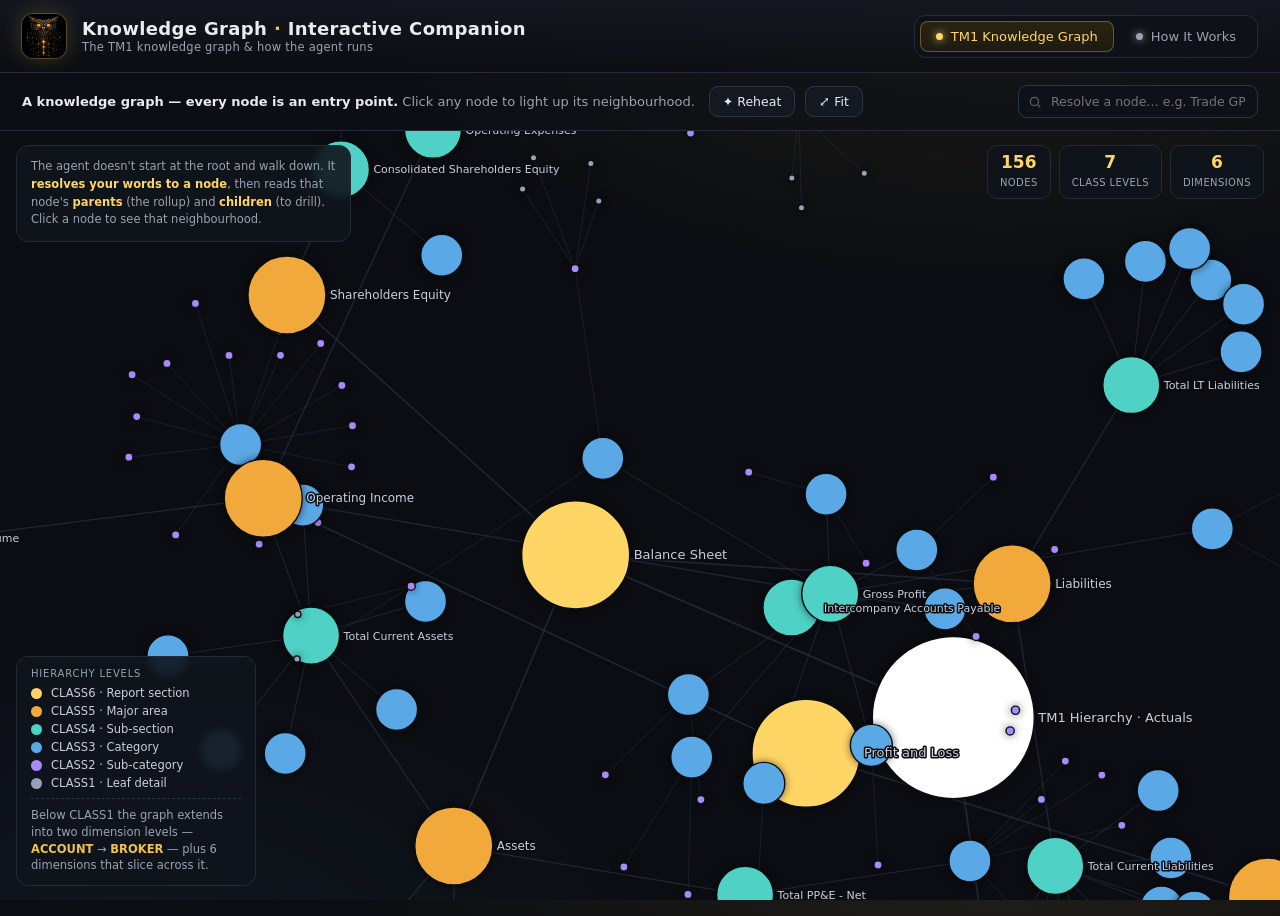
<file: projects/assets/tm1-taxonomy-companion.html>
<!DOCTYPE html>
<html lang="en">
<head>
<meta charset="utf-8"/>
<meta name="viewport" content="width=device-width, initial-scale=1"/>
<title>TM1 Knowledge Graph — Interactive Companion</title>
<style>
  :root{
    --bg:#0B0D12; --bg2:#0E1117; --panel:#141821; --panel2:#171C27;
    --line:#232A38; --line2:#2C3547;
    --gold:#F0C24B; --gold-bright:#FFD666; --gold-dim:#8A6E2E;
    --amber:#F2A93B; --teal:#4FD1C5; --blue:#5AA9E6; --violet:#A78BFA; --slate:#94A3B8;
    --txt:#E9EBEF; --muted:#9AA3B2; --muted2:#6B7488;
    --green:#34D399; --red:#F87171;
    --shadow:0 10px 40px rgba(0,0,0,.45);
    --mono:'DM Mono',ui-monospace,SFMono-Regular,Menlo,Consolas,monospace;
    --sans:'DM Sans','Inter',-apple-system,system-ui,Segoe UI,Roboto,sans-serif;
  }
  *{box-sizing:border-box}
  html,body{height:100%}
  body{
    margin:0;font-family:var(--sans);color:var(--txt);
    background:
      radial-gradient(1100px 600px at 78% -8%, rgba(240,194,75,.10), transparent 60%),
      radial-gradient(900px 520px at 10% 108%, rgba(90,169,230,.07), transparent 60%),
      var(--bg);
    display:flex;flex-direction:column;overflow:hidden;
  }
  header{
    display:flex;align-items:center;gap:16px;padding:14px 22px;
    border-bottom:1px solid var(--line);
    background:linear-gradient(180deg, rgba(20,24,33,.92), rgba(11,13,18,.75));
    backdrop-filter:blur(6px);flex:0 0 auto;
  }
  header img{width:44px;height:44px;border-radius:11px;
    box-shadow:0 0 0 1px rgba(240,194,75,.25),0 0 22px rgba(240,194,75,.22);flex:0 0 auto}
  .brand h1{margin:0;font-size:18px;font-weight:600;letter-spacing:.02em}
  .brand .sub{font-size:11.5px;color:var(--muted);margin-top:1px;letter-spacing:.02em}
  .brand .gold{color:var(--gold)}
  .tabs{margin-left:auto;display:flex;gap:6px;background:var(--bg2);
    border:1px solid var(--line);border-radius:12px;padding:5px}
  .tab{border:0;background:transparent;color:var(--muted);font-family:var(--sans);
    font-size:13px;font-weight:500;padding:8px 16px;border-radius:8px;cursor:pointer;
    display:flex;align-items:center;gap:8px;transition:.15s}
  .tab:hover{color:var(--txt)}
  .tab.active{background:linear-gradient(180deg,#2A2410,#1C1A12);color:var(--gold-bright);
    box-shadow:inset 0 0 0 1px rgba(240,194,75,.35)}
  .tab .dot{width:7px;height:7px;border-radius:50%;background:currentColor;box-shadow:0 0 8px currentColor}
  main{flex:1 1 auto;position:relative;min-height:0}
  .view{position:absolute;inset:0;display:none;opacity:0;transition:opacity .25s}
  .view.active{display:flex;opacity:1}

  /* ===================== GRAPH ===================== */
  #view-graph{flex-direction:column}
  .gbar{display:flex;align-items:center;gap:10px;flex-wrap:wrap;
    padding:12px 22px;border-bottom:1px solid var(--line);background:rgba(14,17,23,.55);flex:0 0 auto}
  .gbar .title{font-size:13px;color:var(--muted);margin-right:4px}
  .gbar .title b{color:var(--txt);font-weight:600}
  .btn{border:1px solid var(--line2);background:var(--panel);color:var(--txt);
    font-family:var(--sans);font-size:12.5px;padding:7px 13px;border-radius:9px;cursor:pointer;
    transition:.14s;display:inline-flex;align-items:center;gap:7px}
  .btn:hover{border-color:var(--gold-dim);background:var(--panel2)}
  .btn.gold{background:linear-gradient(180deg,#F0C24B,#D8A72F);color:#20180A;border-color:#E7B93F;font-weight:600}
  .search{position:relative;margin-left:auto}
  .search input{background:var(--bg2);border:1px solid var(--line2);border-radius:9px;
    color:var(--txt);font-family:var(--sans);font-size:12.5px;padding:8px 12px 8px 32px;width:240px;outline:none}
  .search input:focus{border-color:var(--gold-dim)}
  .search svg{position:absolute;left:10px;top:50%;transform:translateY(-50%);opacity:.55}
  #graph-canvas{flex:1 1 auto;min-height:0;position:relative;cursor:grab}
  #graph-canvas:active{cursor:grabbing}
  #tree-svg{width:100%;height:100%;display:block}
  .gnode{filter:drop-shadow(0 0 4px rgba(0,0,0,.55));transition:opacity .25s}
  .glabel{font-family:var(--sans);fill:#C9CFDB;pointer-events:none;
    paint-order:stroke;stroke:#0B0D12;stroke-width:3px;stroke-linejoin:round;transition:opacity .25s}
  .glink{transition:stroke-opacity .25s,stroke .25s}
  .banner{position:absolute;left:16px;top:14px;max-width:335px;background:rgba(16,20,28,.9);
    border:1px solid var(--line);border-radius:12px;padding:12px 14px;font-size:11.5px;
    color:var(--muted);line-height:1.55;backdrop-filter:blur(4px)}
  .banner b{color:var(--gold-bright)}
  .legend{position:absolute;left:16px;bottom:14px;background:rgba(16,20,28,.9);
    border:1px solid var(--line);border-radius:12px;padding:11px 14px;font-size:11.5px;backdrop-filter:blur(4px)}
  .legend .lh{color:var(--muted);font-size:10px;text-transform:uppercase;letter-spacing:.08em;margin-bottom:7px}
  .legend .row{display:flex;align-items:center;gap:9px;margin:4px 0;color:#C9CFDB}
  .legend .sw{width:11px;height:11px;border-radius:50%;flex:0 0 auto}
  .legend .tailnote{margin-top:8px;padding-top:8px;border-top:1px dashed var(--line2);color:var(--muted);line-height:1.45;max-width:210px}
  .legend .tailnote b{color:var(--gold)}
  .stats{position:absolute;right:16px;top:14px;display:flex;gap:8px}
  .chip{background:rgba(16,20,28,.9);border:1px solid var(--line);border-radius:10px;padding:8px 12px;text-align:center;backdrop-filter:blur(4px)}
  .chip b{display:block;font-size:17px;color:var(--gold-bright);font-weight:600;line-height:1}
  .chip span{font-size:10px;color:var(--muted);letter-spacing:.04em}
  .infocard{position:absolute;right:16px;bottom:14px;width:340px;background:rgba(15,20,32,.96);
    border:1px solid var(--line2);border-radius:14px;padding:15px 17px;box-shadow:var(--shadow);
    opacity:0;transform:translateY(6px);transition:.2s;pointer-events:none}
  .infocard.show{opacity:1;transform:none}
  .infocard .ic-k{font-size:10px;text-transform:uppercase;letter-spacing:.1em;color:var(--gold);font-weight:700}
  .infocard .ic-name{font-size:19px;font-weight:600;color:var(--txt);margin:3px 0 9px}
  .infocard .ic-row{display:flex;gap:8px;font-size:12px;margin:5px 0;color:#C9CFDB}
  .infocard .ic-row .lab{color:var(--muted2);min-width:74px;flex:0 0 auto}
  .infocard .ic-row .val b{color:var(--gold-bright)}
  .infocard .ic-path{font-family:var(--mono);font-size:10.5px;color:var(--gold);margin-top:8px;line-height:1.5;
    background:rgba(240,194,75,.06);border:1px solid rgba(240,194,75,.18);border-radius:8px;padding:7px 9px}
  .infocard .ic-cap{margin-top:9px;font-size:11px;color:var(--muted);line-height:1.45;font-style:italic}
  .hovercard{position:absolute;pointer-events:none;z-index:20;background:#0F1420;border:1px solid var(--line2);
    border-radius:9px;padding:7px 11px;font-size:12px;box-shadow:var(--shadow);opacity:0;transition:opacity .1s;max-width:260px}
  .hovercard .n{font-weight:600;color:var(--txt)}
  .hovercard .l{color:var(--muted);font-size:11px;margin-top:2px}

  /* ===================== FLOW ===================== */
  #view-flow{flex-direction:column}
  .fhead{padding:14px 24px 8px;flex:0 0 auto}
  .fhead h2{margin:0;font-size:17px;font-weight:600}
  .fhead p{margin:4px 0 0;color:var(--muted);font-size:12.5px}
  .fbody{flex:1 1 auto;min-height:0;display:grid;grid-template-columns:340px 1fr;gap:22px;padding:6px 24px 12px;overflow:hidden}
  .spine{overflow-y:auto;padding:8px 6px 8px 2px;position:relative}
  .spine::-webkit-scrollbar{width:6px}.spine::-webkit-scrollbar-thumb{background:#28303f;border-radius:6px}
  .phase-chip{font-size:10px;text-transform:uppercase;letter-spacing:.12em;color:var(--muted2);margin:14px 0 8px 40px;font-weight:600}
  .phase-chip:first-child{margin-top:2px}
  .stage{position:relative;display:flex;gap:14px;align-items:flex-start;padding:8px 10px 8px 0;cursor:pointer;border-radius:10px;margin-left:14px}
  .stage:hover{background:rgba(255,255,255,.02)}
  .stage .marker{position:relative;flex:0 0 auto;width:20px;display:flex;justify-content:center;padding-top:2px}
  .stage .dot{width:14px;height:14px;border-radius:50%;background:var(--panel);border:2px solid var(--line2);z-index:2;transition:.25s}
  .stage .bar{position:absolute;top:14px;left:50%;transform:translateX(-50%);width:2px;height:calc(100% + 14px);background:var(--line);z-index:1}
  .stage:last-child .bar{display:none}
  .stage .lab{font-size:13px;color:var(--muted);font-weight:500;transition:.2s;line-height:1.35;padding-top:1px}
  .stage.done .dot{background:var(--gold-dim);border-color:var(--gold-dim)}
  .stage.done .lab{color:#B9C0CE}
  .stage.active .dot{background:var(--gold-bright);border-color:var(--gold-bright);box-shadow:0 0 0 4px rgba(240,194,75,.18),0 0 14px rgba(255,214,102,.8);transform:scale(1.15)}
  .stage.active .lab{color:var(--gold-bright);font-weight:600}
  .detail{background:linear-gradient(180deg,var(--panel),var(--bg2));border:1px solid var(--line);border-radius:16px;padding:26px 28px;overflow-y:auto;box-shadow:var(--shadow);position:relative}
  .detail::-webkit-scrollbar{width:6px}.detail::-webkit-scrollbar-thumb{background:#28303f;border-radius:6px}
  .detail .pc{display:inline-block;font-size:10.5px;text-transform:uppercase;letter-spacing:.12em;color:var(--gold);border:1px solid rgba(240,194,75,.3);border-radius:20px;padding:4px 12px;font-weight:600}
  .detail .step-n{position:absolute;top:22px;right:26px;font-family:var(--mono);font-size:12px;color:var(--muted2)}
  .detail h3{margin:16px 0 10px;font-size:26px;font-weight:600;letter-spacing:-.01em;line-height:1.15}
  .detail .desc{font-size:15px;line-height:1.65;color:#CDD3DE;max-width:62ch}
  .detail .tag{margin-top:20px;display:inline-flex;align-items:center;gap:8px;font-family:var(--mono);font-size:12px;color:var(--gold);background:rgba(240,194,75,.07);border:1px solid rgba(240,194,75,.2);border-radius:8px;padding:7px 12px}
  .detail pre{margin-top:18px;background:#0A0C11;border:1px solid var(--line2);border-radius:12px;padding:16px 18px;overflow-x:auto;font-family:var(--mono);font-size:12.5px;line-height:1.7;color:#CBD3E1}
  .detail pre .k{color:#79C0FF}.detail pre .s{color:#F0C24B}.detail pre .c{color:#6B7488}.detail pre .f{color:#7EE787}
  .anim-in{animation:fadeUp .35s ease}
  @keyframes fadeUp{from{opacity:0;transform:translateY(8px)}to{opacity:1;transform:none}}
  .fctrl{display:flex;align-items:center;gap:10px;padding:12px 24px 18px;flex:0 0 auto;border-top:1px solid var(--line);background:rgba(14,17,23,.5)}
  .seg{display:flex;background:var(--bg2);border:1px solid var(--line);border-radius:10px;padding:4px;margin-left:auto}
  .seg button{border:0;background:transparent;color:var(--muted);font-family:var(--sans);font-size:12px;font-weight:500;padding:7px 13px;border-radius:7px;cursor:pointer;transition:.15s}
  .seg button.on{background:linear-gradient(180deg,#2A2410,#1C1A12);color:var(--gold-bright);box-shadow:inset 0 0 0 1px rgba(240,194,75,.35)}
  .prog{flex:1 1 auto;height:4px;background:var(--line);border-radius:4px;overflow:hidden;max-width:280px}
  .prog i{display:block;height:100%;width:0;background:linear-gradient(90deg,var(--gold-dim),var(--gold-bright));border-radius:4px;transition:width .35s}
  .icobtn{width:38px;height:38px;padding:0;justify-content:center}
  @media(max-width:860px){.fbody{grid-template-columns:1fr;overflow-y:auto}.spine{max-height:200px}}
</style>
</head>
<body>
<header>
  <img src="[data-uri]" alt="Athena"/>
  <div class="brand">
    <h1>Knowledge Graph <span class="gold">·</span> Interactive Companion</h1>
    <div class="sub">The TM1 knowledge graph &amp; how the agent runs</div>
  </div>
  <div class="tabs">
    <button class="tab active" data-view="graph"><span class="dot"></span>TM1 Knowledge Graph</button>
    <button class="tab" data-view="flow"><span class="dot"></span>How It Works</button>
  </div>
</header>

<main>
  <!-- ========== GRAPH ========== -->
  <section class="view active" id="view-graph">
    <div class="gbar">
      <span class="title"><b>A knowledge graph — every node is an entry point.</b> Click any node to light up its neighbourhood.</span>
      <button class="btn" id="btn-reheat">✦ Reheat</button>
      <button class="btn" id="btn-fit">⤢ Fit</button>
      <button class="btn" id="btn-clear" style="display:none">✕ Clear focus</button>
      <div class="search">
        <svg width="14" height="14" viewBox="0 0 24 24" fill="none" stroke="#9AA3B2" stroke-width="2"><circle cx="11" cy="11" r="7"/><path d="m21 21-4.3-4.3"/></svg>
        <input id="search" placeholder="Resolve a node… e.g. Trade GP"/>
      </div>
    </div>
    <div id="graph-canvas">
      <svg id="tree-svg"></svg>
      <div class="banner">The agent doesn't start at the root and walk down. It <b>resolves your words to a node</b>, then reads that node's <b>parents</b> (the rollup) and <b>children</b> (to drill). Click a node to see that neighbourhood.</div>
      <div class="stats">
        <div class="chip"><b id="stat-nodes">156</b><span>NODES</span></div>
        <div class="chip"><b>7</b><span>CLASS LEVELS</span></div>
        <div class="chip"><b>6</b><span>DIMENSIONS</span></div>
      </div>
      <div class="legend" id="legend"></div>
      <div class="infocard" id="infocard"></div>
      <div class="hovercard" id="hover"></div>
    </div>
  </section>

  <!-- ========== FLOW ========== -->
  <section class="view" id="view-flow">
    <div class="fhead">
      <h2>What happens when the agent runs</h2>
      <p>From cold start to a proof-backed answer — press <b>Play</b>, or click any step.</p>
    </div>
    <div class="fbody">
      <div class="spine" id="spine"></div>
      <div class="detail" id="detail"></div>
    </div>
    <div class="fctrl">
      <button class="btn icobtn" id="f-prev" title="Previous">◀</button>
      <button class="btn gold" id="f-play">▶ Play</button>
      <button class="btn icobtn" id="f-next" title="Next">▶</button>
      <button class="btn icobtn" id="f-reset" title="Reset">⟲</button>
      <div class="prog"><i id="f-prog"></i></div>
      <div class="seg" id="mode-seg">
        <button class="on" data-mode="today">Today · tool-use loop</button>
        <button data-mode="roadmap">Roadmap · sub-agent</button>
      </div>
    </div>
  </section>
</main>

<script>// https://d3js.org v7.9.0 Copyright 2010-2023 Mike Bostock
!function(t,n){"object"==typeof exports&&"undefined"!=typeof module?n(exports):"function"==typeof define&&define.amd?define(["exports"],n):n((t="undefined"!=typeof globalThis?globalThis:t||self).d3=t.d3||{})}(this,(function(t){"use strict";function n(t,n){return null==t||null==n?NaN:t<n?-1:t>n?1:t>=n?0:NaN}function e(t,n){return null==t||null==n?NaN:n<t?-1:n>t?1:n>=t?0:NaN}function r(t){let r,o,a;function u(t,n,e=0,i=t.length){if(e<i){if(0!==r(n,n))return i;do{const r=e+i>>>1;o(t[r],n)<0?e=r+1:i=r}while(e<i)}return e}return 2!==t.length?(r=n,o=(e,r)=>n(t(e),r),a=(n,e)=>t(n)-e):(r=t===n||t===e?t:i,o=t,a=t),{left:u,center:function(t,n,e=0,r=t.length){const i=u(t,n,e,r-1);return i>e&&a(t[i-1],n)>-a(t[i],n)?i-1:i},right:function(t,n,e=0,i=t.length){if(e<i){if(0!==r(n,n))return i;do{const r=e+i>>>1;o(t[r],n)<=0?e=r+1:i=r}while(e<i)}return e}}}function i(){return 0}function o(t){return null===t?NaN:+t}const a=r(n),u=a.right,c=a.left,f=r(o).center;var s=u;const l=d(y),h=d((function(t){const n=y(t);return(t,e,r,i,o)=>{n(t,e,(r<<=2)+0,(i<<=2)+0,o<<=2),n(t,e,r+1,i+1,o),n(t,e,r+2,i+2,o),n(t,e,r+3,i+3,o)}}));function d(t){return function(n,e,r=e){if(!((e=+e)>=0))throw new RangeError("invalid rx");if(!((r=+r)>=0))throw new RangeError("invalid ry");let{data:i,width:o,height:a}=n;if(!((o=Math.floor(o))>=0))throw new RangeError("invalid width");if(!((a=Math.floor(void 0!==a?a:i.length/o))>=0))throw new RangeError("invalid height");if(!o||!a||!e&&!r)return n;const u=e&&t(e),c=r&&t(r),f=i.slice();return u&&c?(p(u,f,i,o,a),p(u,i,f,o,a),p(u,f,i,o,a),g(c,i,f,o,a),g(c,f,i,o,a),g(c,i,f,o,a)):u?(p(u,i,f,o,a),p(u,f,i,o,a),p(u,i,f,o,a)):c&&(g(c,i,f,o,a),g(c,f,i,o,a),g(c,i,f,o,a)),n}}function p(t,n,e,r,i){for(let o=0,a=r*i;o<a;)t(n,e,o,o+=r,1)}function g(t,n,e,r,i){for(let o=0,a=r*i;o<r;++o)t(n,e,o,o+a,r)}function y(t){const n=Math.floor(t);if(n===t)return function(t){const n=2*t+1;return(e,r,i,o,a)=>{if(!((o-=a)>=i))return;let u=t*r[i];const c=a*t;for(let t=i,n=i+c;t<n;t+=a)u+=r[Math.min(o,t)];for(let t=i,f=o;t<=f;t+=a)u+=r[Math.min(o,t+c)],e[t]=u/n,u-=r[Math.max(i,t-c)]}}(t);const e=t-n,r=2*t+1;return(t,i,o,a,u)=>{if(!((a-=u)>=o))return;let c=n*i[o];const f=u*n,s=f+u;for(let t=o,n=o+f;t<n;t+=u)c+=i[Math.min(a,t)];for(let n=o,l=a;n<=l;n+=u)c+=i[Math.min(a,n+f)],t[n]=(c+e*(i[Math.max(o,n-s)]+i[Math.min(a,n+s)]))/r,c-=i[Math.max(o,n-f)]}}function v(t,n){let e=0;if(void 0===n)for(let n of t)null!=n&&(n=+n)>=n&&++e;else{let r=-1;for(let i of t)null!=(i=n(i,++r,t))&&(i=+i)>=i&&++e}return e}function _(t){return 0|t.length}function b(t){return!(t>0)}function m(t){return"object"!=typeof t||"length"in t?t:Array.from(t)}function x(t,n){let e,r=0,i=0,o=0;if(void 0===n)for(let n of t)null!=n&&(n=+n)>=n&&(e=n-i,i+=e/++r,o+=e*(n-i));else{let a=-1;for(let u of t)null!=(u=n(u,++a,t))&&(u=+u)>=u&&(e=u-i,i+=e/++r,o+=e*(u-i))}if(r>1)return o/(r-1)}function w(t,n){const e=x(t,n);return e?Math.sqrt(e):e}function M(t,n){let e,r;if(void 0===n)for(const n of t)null!=n&&(void 0===e?n>=n&&(e=r=n):(e>n&&(e=n),r<n&&(r=n)));else{let i=-1;for(let o of t)null!=(o=n(o,++i,t))&&(void 0===e?o>=o&&(e=r=o):(e>o&&(e=o),r<o&&(r=o)))}return[e,r]}class T{constructor(){this._partials=new Float64Array(32),this._n=0}add(t){const n=this._partials;let e=0;for(let r=0;r<this._n&&r<32;r++){const i=n[r],o=t+i,a=Math.abs(t)<Math.abs(i)?t-(o-i):i-(o-t);a&&(n[e++]=a),t=o}return n[e]=t,this._n=e+1,this}valueOf(){const t=this._partials;let n,e,r,i=this._n,o=0;if(i>0){for(o=t[--i];i>0&&(n=o,e=t[--i],o=n+e,r=e-(o-n),!r););i>0&&(r<0&&t[i-1]<0||r>0&&t[i-1]>0)&&(e=2*r,n=o+e,e==n-o&&(o=n))}return o}}class InternMap extends Map{constructor(t,n=N){if(super(),Object.defineProperties(this,{_intern:{value:new Map},_key:{value:n}}),null!=t)for(const[n,e]of t)this.set(n,e)}get(t){return super.get(A(this,t))}has(t){return super.has(A(this,t))}set(t,n){return super.set(S(this,t),n)}delete(t){return super.delete(E(this,t))}}class InternSet extends Set{constructor(t,n=N){if(super(),Object.defineProperties(this,{_intern:{value:new Map},_key:{value:n}}),null!=t)for(const n of t)this.add(n)}has(t){return super.has(A(this,t))}add(t){return super.add(S(this,t))}delete(t){return super.delete(E(this,t))}}function A({_intern:t,_key:n},e){const r=n(e);return t.has(r)?t.get(r):e}function S({_intern:t,_key:n},e){const r=n(e);return t.has(r)?t.get(r):(t.set(r,e),e)}function E({_intern:t,_key:n},e){const r=n(e);return t.has(r)&&(e=t.get(r),t.delete(r)),e}function N(t){return null!==t&&"object"==typeof t?t.valueOf():t}function k(t){return t}function C(t,...n){return F(t,k,k,n)}function P(t,...n){return F(t,Array.from,k,n)}function z(t,n){for(let e=1,r=n.length;e<r;++e)t=t.flatMap((t=>t.pop().map((([n,e])=>[...t,n,e]))));return t}function $(t,n,...e){return F(t,k,n,e)}function D(t,n,...e){return F(t,Array.from,n,e)}function R(t){if(1!==t.length)throw new Error("duplicate key");return t[0]}function F(t,n,e,r){return function t(i,o){if(o>=r.length)return e(i);const a=new InternMap,u=r[o++];let c=-1;for(const t of i){const n=u(t,++c,i),e=a.get(n);e?e.push(t):a.set(n,[t])}for(const[n,e]of a)a.set(n,t(e,o));return n(a)}(t,0)}function q(t,n){return Array.from(n,(n=>t[n]))}function U(t,...n){if("function"!=typeof t[Symbol.iterator])throw new TypeError("values is not iterable");t=Array.from(t);let[e]=n;if(e&&2!==e.length||n.length>1){const r=Uint32Array.from(t,((t,n)=>n));return n.length>1?(n=n.map((n=>t.map(n))),r.sort(((t,e)=>{for(const r of n){const n=O(r[t],r[e]);if(n)return n}}))):(e=t.map(e),r.sort(((t,n)=>O(e[t],e[n])))),q(t,r)}return t.sort(I(e))}function I(t=n){if(t===n)return O;if("function"!=typeof t)throw new TypeError("compare is not a function");return(n,e)=>{const r=t(n,e);return r||0===r?r:(0===t(e,e))-(0===t(n,n))}}function O(t,n){return(null==t||!(t>=t))-(null==n||!(n>=n))||(t<n?-1:t>n?1:0)}var B=Array.prototype.slice;function Y(t){return()=>t}const L=Math.sqrt(50),j=Math.sqrt(10),H=Math.sqrt(2);function X(t,n,e){const r=(n-t)/Math.max(0,e),i=Math.floor(Math.log10(r)),o=r/Math.pow(10,i),a=o>=L?10:o>=j?5:o>=H?2:1;let u,c,f;return i<0?(f=Math.pow(10,-i)/a,u=Math.round(t*f),c=Math.round(n*f),u/f<t&&++u,c/f>n&&--c,f=-f):(f=Math.pow(10,i)*a,u=Math.round(t/f),c=Math.round(n/f),u*f<t&&++u,c*f>n&&--c),c<u&&.5<=e&&e<2?X(t,n,2*e):[u,c,f]}function G(t,n,e){if(!((e=+e)>0))return[];if((t=+t)===(n=+n))return[t];const r=n<t,[i,o,a]=r?X(n,t,e):X(t,n,e);if(!(o>=i))return[];const u=o-i+1,c=new Array(u);if(r)if(a<0)for(let t=0;t<u;++t)c[t]=(o-t)/-a;else for(let t=0;t<u;++t)c[t]=(o-t)*a;else if(a<0)for(let t=0;t<u;++t)c[t]=(i+t)/-a;else for(let t=0;t<u;++t)c[t]=(i+t)*a;return c}function V(t,n,e){return X(t=+t,n=+n,e=+e)[2]}function W(t,n,e){e=+e;const r=(n=+n)<(t=+t),i=r?V(n,t,e):V(t,n,e);return(r?-1:1)*(i<0?1/-i:i)}function Z(t,n,e){let r;for(;;){const i=V(t,n,e);if(i===r||0===i||!isFinite(i))return[t,n];i>0?(t=Math.floor(t/i)*i,n=Math.ceil(n/i)*i):i<0&&(t=Math.ceil(t*i)/i,n=Math.floor(n*i)/i),r=i}}function K(t){return Math.max(1,Math.ceil(Math.log(v(t))/Math.LN2)+1)}function Q(){var t=k,n=M,e=K;function r(r){Array.isArray(r)||(r=Array.from(r));var i,o,a,u=r.length,c=new Array(u);for(i=0;i<u;++i)c[i]=t(r[i],i,r);var f=n(c),l=f[0],h=f[1],d=e(c,l,h);if(!Array.isArray(d)){const t=h,e=+d;if(n===M&&([l,h]=Z(l,h,e)),(d=G(l,h,e))[0]<=l&&(a=V(l,h,e)),d[d.length-1]>=h)if(t>=h&&n===M){const t=V(l,h,e);isFinite(t)&&(t>0?h=(Math.floor(h/t)+1)*t:t<0&&(h=(Math.ceil(h*-t)+1)/-t))}else d.pop()}for(var p=d.length,g=0,y=p;d[g]<=l;)++g;for(;d[y-1]>h;)--y;(g||y<p)&&(d=d.slice(g,y),p=y-g);var v,_=new Array(p+1);for(i=0;i<=p;++i)(v=_[i]=[]).x0=i>0?d[i-1]:l,v.x1=i<p?d[i]:h;if(isFinite(a)){if(a>0)for(i=0;i<u;++i)null!=(o=c[i])&&l<=o&&o<=h&&_[Math.min(p,Math.floor((o-l)/a))].push(r[i]);else if(a<0)for(i=0;i<u;++i)if(null!=(o=c[i])&&l<=o&&o<=h){const t=Math.floor((l-o)*a);_[Math.min(p,t+(d[t]<=o))].push(r[i])}}else for(i=0;i<u;++i)null!=(o=c[i])&&l<=o&&o<=h&&_[s(d,o,0,p)].push(r[i]);return _}return r.value=function(n){return arguments.length?(t="function"==typeof n?n:Y(n),r):t},r.domain=function(t){return arguments.length?(n="function"==typeof t?t:Y([t[0],t[1]]),r):n},r.thresholds=function(t){return arguments.length?(e="function"==typeof t?t:Y(Array.isArray(t)?B.call(t):t),r):e},r}function J(t,n){let e;if(void 0===n)for(const n of t)null!=n&&(e<n||void 0===e&&n>=n)&&(e=n);else{let r=-1;for(let i of t)null!=(i=n(i,++r,t))&&(e<i||void 0===e&&i>=i)&&(e=i)}return e}function tt(t,n){let e,r=-1,i=-1;if(void 0===n)for(const n of t)++i,null!=n&&(e<n||void 0===e&&n>=n)&&(e=n,r=i);else for(let o of t)null!=(o=n(o,++i,t))&&(e<o||void 0===e&&o>=o)&&(e=o,r=i);return r}function nt(t,n){let e;if(void 0===n)for(const n of t)null!=n&&(e>n||void 0===e&&n>=n)&&(e=n);else{let r=-1;for(let i of t)null!=(i=n(i,++r,t))&&(e>i||void 0===e&&i>=i)&&(e=i)}return e}function et(t,n){let e,r=-1,i=-1;if(void 0===n)for(const n of t)++i,null!=n&&(e>n||void 0===e&&n>=n)&&(e=n,r=i);else for(let o of t)null!=(o=n(o,++i,t))&&(e>o||void 0===e&&o>=o)&&(e=o,r=i);return r}function rt(t,n,e=0,r=1/0,i){if(n=Math.floor(n),e=Math.floor(Math.max(0,e)),r=Math.floor(Math.min(t.length-1,r)),!(e<=n&&n<=r))return t;for(i=void 0===i?O:I(i);r>e;){if(r-e>600){const o=r-e+1,a=n-e+1,u=Math.log(o),c=.5*Math.exp(2*u/3),f=.5*Math.sqrt(u*c*(o-c)/o)*(a-o/2<0?-1:1);rt(t,n,Math.max(e,Math.floor(n-a*c/o+f)),Math.min(r,Math.floor(n+(o-a)*c/o+f)),i)}const o=t[n];let a=e,u=r;for(it(t,e,n),i(t[r],o)>0&&it(t,e,r);a<u;){for(it(t,a,u),++a,--u;i(t[a],o)<0;)++a;for(;i(t[u],o)>0;)--u}0===i(t[e],o)?it(t,e,u):(++u,it(t,u,r)),u<=n&&(e=u+1),n<=u&&(r=u-1)}return t}function it(t,n,e){const r=t[n];t[n]=t[e],t[e]=r}function ot(t,e=n){let r,i=!1;if(1===e.length){let o;for(const a of t){const t=e(a);(i?n(t,o)>0:0===n(t,t))&&(r=a,o=t,i=!0)}}else for(const n of t)(i?e(n,r)>0:0===e(n,n))&&(r=n,i=!0);return r}function at(t,n,e){if(t=Float64Array.from(function*(t,n){if(void 0===n)for(let n of t)null!=n&&(n=+n)>=n&&(yield n);else{let e=-1;for(let r of t)null!=(r=n(r,++e,t))&&(r=+r)>=r&&(yield r)}}(t,e)),(r=t.length)&&!isNaN(n=+n)){if(n<=0||r<2)return nt(t);if(n>=1)return J(t);var r,i=(r-1)*n,o=Math.floor(i),a=J(rt(t,o).subarray(0,o+1));return a+(nt(t.subarray(o+1))-a)*(i-o)}}function ut(t,n,e=o){if((r=t.length)&&!isNaN(n=+n)){if(n<=0||r<2)return+e(t[0],0,t);if(n>=1)return+e(t[r-1],r-1,t);var r,i=(r-1)*n,a=Math.floor(i),u=+e(t[a],a,t);return u+(+e(t[a+1],a+1,t)-u)*(i-a)}}function ct(t,n,e=o){if(!isNaN(n=+n)){if(r=Float64Array.from(t,((n,r)=>o(e(t[r],r,t)))),n<=0)return et(r);if(n>=1)return tt(r);var r,i=Uint32Array.from(t,((t,n)=>n)),a=r.length-1,u=Math.floor(a*n);return rt(i,u,0,a,((t,n)=>O(r[t],r[n]))),(u=ot(i.subarray(0,u+1),(t=>r[t])))>=0?u:-1}}function ft(t){return Array.from(function*(t){for(const n of t)yield*n}(t))}function st(t,n){return[t,n]}function lt(t,n,e){t=+t,n=+n,e=(i=arguments.length)<2?(n=t,t=0,1):i<3?1:+e;for(var r=-1,i=0|Math.max(0,Math.ceil((n-t)/e)),o=new Array(i);++r<i;)o[r]=t+r*e;return o}function ht(t,e=n){if(1===e.length)return et(t,e);let r,i=-1,o=-1;for(const n of t)++o,(i<0?0===e(n,n):e(n,r)<0)&&(r=n,i=o);return i}var dt=pt(Math.random);function pt(t){return function(n,e=0,r=n.length){let i=r-(e=+e);for(;i;){const r=t()*i--|0,o=n[i+e];n[i+e]=n[r+e],n[r+e]=o}return n}}function gt(t){if(!(i=t.length))return[];for(var n=-1,e=nt(t,yt),r=new Array(e);++n<e;)for(var i,o=-1,a=r[n]=new Array(i);++o<i;)a[o]=t[o][n];return r}function yt(t){return t.length}function vt(t){return t instanceof InternSet?t:new InternSet(t)}function _t(t,n){const e=t[Symbol.iterator](),r=new Set;for(const t of n){const n=bt(t);if(r.has(n))continue;let i,o;for(;({value:i,done:o}=e.next());){if(o)return!1;const t=bt(i);if(r.add(t),Object.is(n,t))break}}return!0}function bt(t){return null!==t&&"object"==typeof t?t.valueOf():t}function mt(t){return t}var xt=1,wt=2,Mt=3,Tt=4,At=1e-6;function St(t){return"translate("+t+",0)"}function Et(t){return"translate(0,"+t+")"}function Nt(t){return n=>+t(n)}function kt(t,n){return n=Math.max(0,t.bandwidth()-2*n)/2,t.round()&&(n=Math.round(n)),e=>+t(e)+n}function Ct(){return!this.__axis}function Pt(t,n){var e=[],r=null,i=null,o=6,a=6,u=3,c="undefined"!=typeof window&&window.devicePixelRatio>1?0:.5,f=t===xt||t===Tt?-1:1,s=t===Tt||t===wt?"x":"y",l=t===xt||t===Mt?St:Et;function h(h){var d=null==r?n.ticks?n.ticks.apply(n,e):n.domain():r,p=null==i?n.tickFormat?n.tickFormat.apply(n,e):mt:i,g=Math.max(o,0)+u,y=n.range(),v=+y[0]+c,_=+y[y.length-1]+c,b=(n.bandwidth?kt:Nt)(n.copy(),c),m=h.selection?h.selection():h,x=m.selectAll(".domain").data([null]),w=m.selectAll(".tick").data(d,n).order(),M=w.exit(),T=w.enter().append("g").attr("class","tick"),A=w.select("line"),S=w.select("text");x=x.merge(x.enter().insert("path",".tick").attr("class","domain").attr("stroke","currentColor")),w=w.merge(T),A=A.merge(T.append("line").attr("stroke","currentColor").attr(s+"2",f*o)),S=S.merge(T.append("text").attr("fill","currentColor").attr(s,f*g).attr("dy",t===xt?"0em":t===Mt?"0.71em":"0.32em")),h!==m&&(x=x.transition(h),w=w.transition(h),A=A.transition(h),S=S.transition(h),M=M.transition(h).attr("opacity",At).attr("transform",(function(t){return isFinite(t=b(t))?l(t+c):this.getAttribute("transform")})),T.attr("opacity",At).attr("transform",(function(t){var n=this.parentNode.__axis;return l((n&&isFinite(n=n(t))?n:b(t))+c)}))),M.remove(),x.attr("d",t===Tt||t===wt?a?"M"+f*a+","+v+"H"+c+"V"+_+"H"+f*a:"M"+c+","+v+"V"+_:a?"M"+v+","+f*a+"V"+c+"H"+_+"V"+f*a:"M"+v+","+c+"H"+_),w.attr("opacity",1).attr("transform",(function(t){return l(b(t)+c)})),A.attr(s+"2",f*o),S.attr(s,f*g).text(p),m.filter(Ct).attr("fill","none").attr("font-size",10).attr("font-family","sans-serif").attr("text-anchor",t===wt?"start":t===Tt?"end":"middle"),m.each((function(){this.__axis=b}))}return h.scale=function(t){return arguments.length?(n=t,h):n},h.ticks=function(){return e=Array.from(arguments),h},h.tickArguments=function(t){return arguments.length?(e=null==t?[]:Array.from(t),h):e.slice()},h.tickValues=function(t){return arguments.length?(r=null==t?null:Array.from(t),h):r&&r.slice()},h.tickFormat=function(t){return arguments.length?(i=t,h):i},h.tickSize=function(t){return arguments.length?(o=a=+t,h):o},h.tickSizeInner=function(t){return arguments.length?(o=+t,h):o},h.tickSizeOuter=function(t){return arguments.length?(a=+t,h):a},h.tickPadding=function(t){return arguments.length?(u=+t,h):u},h.offset=function(t){return arguments.length?(c=+t,h):c},h}var zt={value:()=>{}};function $t(){for(var t,n=0,e=arguments.length,r={};n<e;++n){if(!(t=arguments[n]+"")||t in r||/[\s.]/.test(t))throw new Error("illegal type: "+t);r[t]=[]}return new Dt(r)}function Dt(t){this._=t}function Rt(t,n){for(var e,r=0,i=t.length;r<i;++r)if((e=t[r]).name===n)return e.value}function Ft(t,n,e){for(var r=0,i=t.length;r<i;++r)if(t[r].name===n){t[r]=zt,t=t.slice(0,r).concat(t.slice(r+1));break}return null!=e&&t.push({name:n,value:e}),t}Dt.prototype=$t.prototype={constructor:Dt,on:function(t,n){var e,r,i=this._,o=(r=i,(t+"").trim().split(/^|\s+/).map((function(t){var n="",e=t.indexOf(".");if(e>=0&&(n=t.slice(e+1),t=t.slice(0,e)),t&&!r.hasOwnProperty(t))throw new Error("unknown type: "+t);return{type:t,name:n}}))),a=-1,u=o.length;if(!(arguments.length<2)){if(null!=n&&"function"!=typeof n)throw new Error("invalid callback: "+n);for(;++a<u;)if(e=(t=o[a]).type)i[e]=Ft(i[e],t.name,n);else if(null==n)for(e in i)i[e]=Ft(i[e],t.name,null);return this}for(;++a<u;)if((e=(t=o[a]).type)&&(e=Rt(i[e],t.name)))return e},copy:function(){var t={},n=this._;for(var e in n)t[e]=n[e].slice();return new Dt(t)},call:function(t,n){if((e=arguments.length-2)>0)for(var e,r,i=new Array(e),o=0;o<e;++o)i[o]=arguments[o+2];if(!this._.hasOwnProperty(t))throw new Error("unknown type: "+t);for(o=0,e=(r=this._[t]).length;o<e;++o)r[o].value.apply(n,i)},apply:function(t,n,e){if(!this._.hasOwnProperty(t))throw new Error("unknown type: "+t);for(var r=this._[t],i=0,o=r.length;i<o;++i)r[i].value.apply(n,e)}};var qt="http://www.w3.org/1999/xhtml",Ut={svg:"http://www.w3.org/2000/svg",xhtml:qt,xlink:"http://www.w3.org/1999/xlink",xml:"http://www.w3.org/XML/1998/namespace",xmlns:"http://www.w3.org/2000/xmlns/"};function It(t){var n=t+="",e=n.indexOf(":");return e>=0&&"xmlns"!==(n=t.slice(0,e))&&(t=t.slice(e+1)),Ut.hasOwnProperty(n)?{space:Ut[n],local:t}:t}function Ot(t){return function(){var n=this.ownerDocument,e=this.namespaceURI;return e===qt&&n.documentElement.namespaceURI===qt?n.createElement(t):n.createElementNS(e,t)}}function Bt(t){return function(){return this.ownerDocument.createElementNS(t.space,t.local)}}function Yt(t){var n=It(t);return(n.local?Bt:Ot)(n)}function Lt(){}function jt(t){return null==t?Lt:function(){return this.querySelector(t)}}function Ht(t){return null==t?[]:Array.isArray(t)?t:Array.from(t)}function Xt(){return[]}function Gt(t){return null==t?Xt:function(){return this.querySelectorAll(t)}}function Vt(t){return function(){return this.matches(t)}}function Wt(t){return function(n){return n.matches(t)}}var Zt=Array.prototype.find;function Kt(){return this.firstElementChild}var Qt=Array.prototype.filter;function Jt(){return Array.from(this.children)}function tn(t){return new Array(t.length)}function nn(t,n){this.ownerDocument=t.ownerDocument,this.namespaceURI=t.namespaceURI,this._next=null,this._parent=t,this.__data__=n}function en(t,n,e,r,i,o){for(var a,u=0,c=n.length,f=o.length;u<f;++u)(a=n[u])?(a.__data__=o[u],r[u]=a):e[u]=new nn(t,o[u]);for(;u<c;++u)(a=n[u])&&(i[u]=a)}function rn(t,n,e,r,i,o,a){var u,c,f,s=new Map,l=n.length,h=o.length,d=new Array(l);for(u=0;u<l;++u)(c=n[u])&&(d[u]=f=a.call(c,c.__data__,u,n)+"",s.has(f)?i[u]=c:s.set(f,c));for(u=0;u<h;++u)f=a.call(t,o[u],u,o)+"",(c=s.get(f))?(r[u]=c,c.__data__=o[u],s.delete(f)):e[u]=new nn(t,o[u]);for(u=0;u<l;++u)(c=n[u])&&s.get(d[u])===c&&(i[u]=c)}function on(t){return t.__data__}function an(t){return"object"==typeof t&&"length"in t?t:Array.from(t)}function un(t,n){return t<n?-1:t>n?1:t>=n?0:NaN}function cn(t){return function(){this.removeAttribute(t)}}function fn(t){return function(){this.removeAttributeNS(t.space,t.local)}}function sn(t,n){return function(){this.setAttribute(t,n)}}function ln(t,n){return function(){this.setAttributeNS(t.space,t.local,n)}}function hn(t,n){return function(){var e=n.apply(this,arguments);null==e?this.removeAttribute(t):this.setAttribute(t,e)}}function dn(t,n){return function(){var e=n.apply(this,arguments);null==e?this.removeAttributeNS(t.space,t.local):this.setAttributeNS(t.space,t.local,e)}}function pn(t){return t.ownerDocument&&t.ownerDocument.defaultView||t.document&&t||t.defaultView}function gn(t){return function(){this.style.removeProperty(t)}}function yn(t,n,e){return function(){this.style.setProperty(t,n,e)}}function vn(t,n,e){return function(){var r=n.apply(this,arguments);null==r?this.style.removeProperty(t):this.style.setProperty(t,r,e)}}function _n(t,n){return t.style.getPropertyValue(n)||pn(t).getComputedStyle(t,null).getPropertyValue(n)}function bn(t){return function(){delete this[t]}}function mn(t,n){return function(){this[t]=n}}function xn(t,n){return function(){var e=n.apply(this,arguments);null==e?delete this[t]:this[t]=e}}function wn(t){return t.trim().split(/^|\s+/)}function Mn(t){return t.classList||new Tn(t)}function Tn(t){this._node=t,this._names=wn(t.getAttribute("class")||"")}function An(t,n){for(var e=Mn(t),r=-1,i=n.length;++r<i;)e.add(n[r])}function Sn(t,n){for(var e=Mn(t),r=-1,i=n.length;++r<i;)e.remove(n[r])}function En(t){return function(){An(this,t)}}function Nn(t){return function(){Sn(this,t)}}function kn(t,n){return function(){(n.apply(this,arguments)?An:Sn)(this,t)}}function Cn(){this.textContent=""}function Pn(t){return function(){this.textContent=t}}function zn(t){return function(){var n=t.apply(this,arguments);this.textContent=null==n?"":n}}function $n(){this.innerHTML=""}function Dn(t){return function(){this.innerHTML=t}}function Rn(t){return function(){var n=t.apply(this,arguments);this.innerHTML=null==n?"":n}}function Fn(){this.nextSibling&&this.parentNode.appendChild(this)}function qn(){this.previousSibling&&this.parentNode.insertBefore(this,this.parentNode.firstChild)}function Un(){return null}function In(){var t=this.parentNode;t&&t.removeChild(this)}function On(){var t=this.cloneNode(!1),n=this.parentNode;return n?n.insertBefore(t,this.nextSibling):t}function Bn(){var t=this.cloneNode(!0),n=this.parentNode;return n?n.insertBefore(t,this.nextSibling):t}function Yn(t){return function(){var n=this.__on;if(n){for(var e,r=0,i=-1,o=n.length;r<o;++r)e=n[r],t.type&&e.type!==t.type||e.name!==t.name?n[++i]=e:this.removeEventListener(e.type,e.listener,e.options);++i?n.length=i:delete this.__on}}}function Ln(t,n,e){return function(){var r,i=this.__on,o=function(t){return function(n){t.call(this,n,this.__data__)}}(n);if(i)for(var a=0,u=i.length;a<u;++a)if((r=i[a]).type===t.type&&r.name===t.name)return this.removeEventListener(r.type,r.listener,r.options),this.addEventListener(r.type,r.listener=o,r.options=e),void(r.value=n);this.addEventListener(t.type,o,e),r={type:t.type,name:t.name,value:n,listener:o,options:e},i?i.push(r):this.__on=[r]}}function jn(t,n,e){var r=pn(t),i=r.CustomEvent;"function"==typeof i?i=new i(n,e):(i=r.document.createEvent("Event"),e?(i.initEvent(n,e.bubbles,e.cancelable),i.detail=e.detail):i.initEvent(n,!1,!1)),t.dispatchEvent(i)}function Hn(t,n){return function(){return jn(this,t,n)}}function Xn(t,n){return function(){return jn(this,t,n.apply(this,arguments))}}nn.prototype={constructor:nn,appendChild:function(t){return this._parent.insertBefore(t,this._next)},insertBefore:function(t,n){return this._parent.insertBefore(t,n)},querySelector:function(t){return this._parent.querySelector(t)},querySelectorAll:function(t){return this._parent.querySelectorAll(t)}},Tn.prototype={add:function(t){this._names.indexOf(t)<0&&(this._names.push(t),this._node.setAttribute("class",this._names.join(" ")))},remove:function(t){var n=this._names.indexOf(t);n>=0&&(this._names.splice(n,1),this._node.setAttribute("class",this._names.join(" ")))},contains:function(t){return this._names.indexOf(t)>=0}};var Gn=[null];function Vn(t,n){this._groups=t,this._parents=n}function Wn(){return new Vn([[document.documentElement]],Gn)}function Zn(t){return"string"==typeof t?new Vn([[document.querySelector(t)]],[document.documentElement]):new Vn([[t]],Gn)}Vn.prototype=Wn.prototype={constructor:Vn,select:function(t){"function"!=typeof t&&(t=jt(t));for(var n=this._groups,e=n.length,r=new Array(e),i=0;i<e;++i)for(var o,a,u=n[i],c=u.length,f=r[i]=new Array(c),s=0;s<c;++s)(o=u[s])&&(a=t.call(o,o.__data__,s,u))&&("__data__"in o&&(a.__data__=o.__data__),f[s]=a);return new Vn(r,this._parents)},selectAll:function(t){t="function"==typeof t?function(t){return function(){return Ht(t.apply(this,arguments))}}(t):Gt(t);for(var n=this._groups,e=n.length,r=[],i=[],o=0;o<e;++o)for(var a,u=n[o],c=u.length,f=0;f<c;++f)(a=u[f])&&(r.push(t.call(a,a.__data__,f,u)),i.push(a));return new Vn(r,i)},selectChild:function(t){return this.select(null==t?Kt:function(t){return function(){return Zt.call(this.children,t)}}("function"==typeof t?t:Wt(t)))},selectChildren:function(t){return this.selectAll(null==t?Jt:function(t){return function(){return Qt.call(this.children,t)}}("function"==typeof t?t:Wt(t)))},filter:function(t){"function"!=typeof t&&(t=Vt(t));for(var n=this._groups,e=n.length,r=new Array(e),i=0;i<e;++i)for(var o,a=n[i],u=a.length,c=r[i]=[],f=0;f<u;++f)(o=a[f])&&t.call(o,o.__data__,f,a)&&c.push(o);return new Vn(r,this._parents)},data:function(t,n){if(!arguments.length)return Array.from(this,on);var e=n?rn:en,r=this._parents,i=this._groups;"function"!=typeof t&&(t=function(t){return function(){return t}}(t));for(var o=i.length,a=new Array(o),u=new Array(o),c=new Array(o),f=0;f<o;++f){var s=r[f],l=i[f],h=l.length,d=an(t.call(s,s&&s.__data__,f,r)),p=d.length,g=u[f]=new Array(p),y=a[f]=new Array(p);e(s,l,g,y,c[f]=new Array(h),d,n);for(var v,_,b=0,m=0;b<p;++b)if(v=g[b]){for(b>=m&&(m=b+1);!(_=y[m])&&++m<p;);v._next=_||null}}return(a=new Vn(a,r))._enter=u,a._exit=c,a},enter:function(){return new Vn(this._enter||this._groups.map(tn),this._parents)},exit:function(){return new Vn(this._exit||this._groups.map(tn),this._parents)},join:function(t,n,e){var r=this.enter(),i=this,o=this.exit();return"function"==typeof t?(r=t(r))&&(r=r.selection()):r=r.append(t+""),null!=n&&(i=n(i))&&(i=i.selection()),null==e?o.remove():e(o),r&&i?r.merge(i).order():i},merge:function(t){for(var n=t.selection?t.selection():t,e=this._groups,r=n._groups,i=e.length,o=r.length,a=Math.min(i,o),u=new Array(i),c=0;c<a;++c)for(var f,s=e[c],l=r[c],h=s.length,d=u[c]=new Array(h),p=0;p<h;++p)(f=s[p]||l[p])&&(d[p]=f);for(;c<i;++c)u[c]=e[c];return new Vn(u,this._parents)},selection:function(){return this},order:function(){for(var t=this._groups,n=-1,e=t.length;++n<e;)for(var r,i=t[n],o=i.length-1,a=i[o];--o>=0;)(r=i[o])&&(a&&4^r.compareDocumentPosition(a)&&a.parentNode.insertBefore(r,a),a=r);return this},sort:function(t){function n(n,e){return n&&e?t(n.__data__,e.__data__):!n-!e}t||(t=un);for(var e=this._groups,r=e.length,i=new Array(r),o=0;o<r;++o){for(var a,u=e[o],c=u.length,f=i[o]=new Array(c),s=0;s<c;++s)(a=u[s])&&(f[s]=a);f.sort(n)}return new Vn(i,this._parents).order()},call:function(){var t=arguments[0];return arguments[0]=this,t.apply(null,arguments),this},nodes:function(){return Array.from(this)},node:function(){for(var t=this._groups,n=0,e=t.length;n<e;++n)for(var r=t[n],i=0,o=r.length;i<o;++i){var a=r[i];if(a)return a}return null},size:function(){let t=0;for(const n of this)++t;return t},empty:function(){return!this.node()},each:function(t){for(var n=this._groups,e=0,r=n.length;e<r;++e)for(var i,o=n[e],a=0,u=o.length;a<u;++a)(i=o[a])&&t.call(i,i.__data__,a,o);return this},attr:function(t,n){var e=It(t);if(arguments.length<2){var r=this.node();return e.local?r.getAttributeNS(e.space,e.local):r.getAttribute(e)}return this.each((null==n?e.local?fn:cn:"function"==typeof n?e.local?dn:hn:e.local?ln:sn)(e,n))},style:function(t,n,e){return arguments.length>1?this.each((null==n?gn:"function"==typeof n?vn:yn)(t,n,null==e?"":e)):_n(this.node(),t)},property:function(t,n){return arguments.length>1?this.each((null==n?bn:"function"==typeof n?xn:mn)(t,n)):this.node()[t]},classed:function(t,n){var e=wn(t+"");if(arguments.length<2){for(var r=Mn(this.node()),i=-1,o=e.length;++i<o;)if(!r.contains(e[i]))return!1;return!0}return this.each(("function"==typeof n?kn:n?En:Nn)(e,n))},text:function(t){return arguments.length?this.each(null==t?Cn:("function"==typeof t?zn:Pn)(t)):this.node().textContent},html:function(t){return arguments.length?this.each(null==t?$n:("function"==typeof t?Rn:Dn)(t)):this.node().innerHTML},raise:function(){return this.each(Fn)},lower:function(){return this.each(qn)},append:function(t){var n="function"==typeof t?t:Yt(t);return this.select((function(){return this.appendChild(n.apply(this,arguments))}))},insert:function(t,n){var e="function"==typeof t?t:Yt(t),r=null==n?Un:"function"==typeof n?n:jt(n);return this.select((function(){return this.insertBefore(e.apply(this,arguments),r.apply(this,arguments)||null)}))},remove:function(){return this.each(In)},clone:function(t){return this.select(t?Bn:On)},datum:function(t){return arguments.length?this.property("__data__",t):this.node().__data__},on:function(t,n,e){var r,i,o=function(t){return t.trim().split(/^|\s+/).map((function(t){var n="",e=t.indexOf(".");return e>=0&&(n=t.slice(e+1),t=t.slice(0,e)),{type:t,name:n}}))}(t+""),a=o.length;if(!(arguments.length<2)){for(u=n?Ln:Yn,r=0;r<a;++r)this.each(u(o[r],n,e));return this}var u=this.node().__on;if(u)for(var c,f=0,s=u.length;f<s;++f)for(r=0,c=u[f];r<a;++r)if((i=o[r]).type===c.type&&i.name===c.name)return c.value},dispatch:function(t,n){return this.each(("function"==typeof n?Xn:Hn)(t,n))},[Symbol.iterator]:function*(){for(var t=this._groups,n=0,e=t.length;n<e;++n)for(var r,i=t[n],o=0,a=i.length;o<a;++o)(r=i[o])&&(yield r)}};var Kn=0;function Qn(){return new Jn}function Jn(){this._="@"+(++Kn).toString(36)}function te(t){let n;for(;n=t.sourceEvent;)t=n;return t}function ne(t,n){if(t=te(t),void 0===n&&(n=t.currentTarget),n){var e=n.ownerSVGElement||n;if(e.createSVGPoint){var r=e.createSVGPoint();return r.x=t.clientX,r.y=t.clientY,[(r=r.matrixTransform(n.getScreenCTM().inverse())).x,r.y]}if(n.getBoundingClientRect){var i=n.getBoundingClientRect();return[t.clientX-i.left-n.clientLeft,t.clientY-i.top-n.clientTop]}}return[t.pageX,t.pageY]}Jn.prototype=Qn.prototype={constructor:Jn,get:function(t){for(var n=this._;!(n in t);)if(!(t=t.parentNode))return;return t[n]},set:function(t,n){return t[this._]=n},remove:function(t){return this._ in t&&delete t[this._]},toString:function(){return this._}};const ee={passive:!1},re={capture:!0,passive:!1};function ie(t){t.stopImmediatePropagation()}function oe(t){t.preventDefault(),t.stopImmediatePropagation()}function ae(t){var n=t.document.documentElement,e=Zn(t).on("dragstart.drag",oe,re);"onselectstart"in n?e.on("selectstart.drag",oe,re):(n.__noselect=n.style.MozUserSelect,n.style.MozUserSelect="none")}function ue(t,n){var e=t.document.documentElement,r=Zn(t).on("dragstart.drag",null);n&&(r.on("click.drag",oe,re),setTimeout((function(){r.on("click.drag",null)}),0)),"onselectstart"in e?r.on("selectstart.drag",null):(e.style.MozUserSelect=e.__noselect,delete e.__noselect)}var ce=t=>()=>t;function fe(t,{sourceEvent:n,subject:e,target:r,identifier:i,active:o,x:a,y:u,dx:c,dy:f,dispatch:s}){Object.defineProperties(this,{type:{value:t,enumerable:!0,configurable:!0},sourceEvent:{value:n,enumerable:!0,configurable:!0},subject:{value:e,enumerable:!0,configurable:!0},target:{value:r,enumerable:!0,configurable:!0},identifier:{value:i,enumerable:!0,configurable:!0},active:{value:o,enumerable:!0,configurable:!0},x:{value:a,enumerable:!0,configurable:!0},y:{value:u,enumerable:!0,configurable:!0},dx:{value:c,enumerable:!0,configurable:!0},dy:{value:f,enumerable:!0,configurable:!0},_:{value:s}})}function se(t){return!t.ctrlKey&&!t.button}function le(){return this.parentNode}function he(t,n){return null==n?{x:t.x,y:t.y}:n}function de(){return navigator.maxTouchPoints||"ontouchstart"in this}function pe(t,n,e){t.prototype=n.prototype=e,e.constructor=t}function ge(t,n){var e=Object.create(t.prototype);for(var r in n)e[r]=n[r];return e}function ye(){}fe.prototype.on=function(){var t=this._.on.apply(this._,arguments);return t===this._?this:t};var ve=.7,_e=1/ve,be="\\s*([+-]?\\d+)\\s*",me="\\s*([+-]?(?:\\d*\\.)?\\d+(?:[eE][+-]?\\d+)?)\\s*",xe="\\s*([+-]?(?:\\d*\\.)?\\d+(?:[eE][+-]?\\d+)?)%\\s*",we=/^#([0-9a-f]{3,8})$/,Me=new RegExp(`^rgb\\(${be},${be},${be}\\)$`),Te=new RegExp(`^rgb\\(${xe},${xe},${xe}\\)$`),Ae=new RegExp(`^rgba\\(${be},${be},${be},${me}\\)$`),Se=new RegExp(`^rgba\\(${xe},${xe},${xe},${me}\\)$`),Ee=new RegExp(`^hsl\\(${me},${xe},${xe}\\)$`),Ne=new RegExp(`^hsla\\(${me},${xe},${xe},${me}\\)$`),ke={aliceblue:15792383,antiquewhite:16444375,aqua:65535,aquamarine:8388564,azure:15794175,beige:16119260,bisque:16770244,black:0,blanchedalmond:16772045,blue:255,blueviolet:9055202,brown:10824234,burlywood:14596231,cadetblue:6266528,chartreuse:8388352,chocolate:13789470,coral:16744272,cornflowerblue:6591981,cornsilk:16775388,crimson:14423100,cyan:65535,darkblue:139,darkcyan:35723,darkgoldenrod:12092939,darkgray:11119017,darkgreen:25600,darkgrey:11119017,darkkhaki:12433259,darkmagenta:9109643,darkolivegreen:5597999,darkorange:16747520,darkorchid:10040012,darkred:9109504,darksalmon:15308410,darkseagreen:9419919,darkslateblue:4734347,darkslategray:3100495,darkslategrey:3100495,darkturquoise:52945,darkviolet:9699539,deeppink:16716947,deepskyblue:49151,dimgray:6908265,dimgrey:6908265,dodgerblue:2003199,firebrick:11674146,floralwhite:16775920,forestgreen:2263842,fuchsia:16711935,gainsboro:14474460,ghostwhite:16316671,gold:16766720,goldenrod:14329120,gray:8421504,green:32768,greenyellow:11403055,grey:8421504,honeydew:15794160,hotpink:16738740,indianred:13458524,indigo:4915330,ivory:16777200,khaki:15787660,lavender:15132410,lavenderblush:16773365,lawngreen:8190976,lemonchiffon:16775885,lightblue:11393254,lightcoral:15761536,lightcyan:14745599,lightgoldenrodyellow:16448210,lightgray:13882323,lightgreen:9498256,lightgrey:13882323,lightpink:16758465,lightsalmon:16752762,lightseagreen:2142890,lightskyblue:8900346,lightslategray:7833753,lightslategrey:7833753,lightsteelblue:11584734,lightyellow:16777184,lime:65280,limegreen:3329330,linen:16445670,magenta:16711935,maroon:8388608,mediumaquamarine:6737322,mediumblue:205,mediumorchid:12211667,mediumpurple:9662683,mediumseagreen:3978097,mediumslateblue:8087790,mediumspringgreen:64154,mediumturquoise:4772300,mediumvioletred:13047173,midnightblue:1644912,mintcream:16121850,mistyrose:16770273,moccasin:16770229,navajowhite:16768685,navy:128,oldlace:16643558,olive:8421376,olivedrab:7048739,orange:16753920,orangered:16729344,orchid:14315734,palegoldenrod:15657130,palegreen:10025880,paleturquoise:11529966,palevioletred:14381203,papayawhip:16773077,peachpuff:16767673,peru:13468991,pink:16761035,plum:14524637,powderblue:11591910,purple:8388736,rebeccapurple:6697881,red:16711680,rosybrown:12357519,royalblue:4286945,saddlebrown:9127187,salmon:16416882,sandybrown:16032864,seagreen:3050327,seashell:16774638,sienna:10506797,silver:12632256,skyblue:8900331,slateblue:6970061,slategray:7372944,slategrey:7372944,snow:16775930,springgreen:65407,steelblue:4620980,tan:13808780,teal:32896,thistle:14204888,tomato:16737095,turquoise:4251856,violet:15631086,wheat:16113331,white:16777215,whitesmoke:16119285,yellow:16776960,yellowgreen:10145074};function Ce(){return this.rgb().formatHex()}function Pe(){return this.rgb().formatRgb()}function ze(t){var n,e;return t=(t+"").trim().toLowerCase(),(n=we.exec(t))?(e=n[1].length,n=parseInt(n[1],16),6===e?$e(n):3===e?new qe(n>>8&15|n>>4&240,n>>4&15|240&n,(15&n)<<4|15&n,1):8===e?De(n>>24&255,n>>16&255,n>>8&255,(255&n)/255):4===e?De(n>>12&15|n>>8&240,n>>8&15|n>>4&240,n>>4&15|240&n,((15&n)<<4|15&n)/255):null):(n=Me.exec(t))?new qe(n[1],n[2],n[3],1):(n=Te.exec(t))?new qe(255*n[1]/100,255*n[2]/100,255*n[3]/100,1):(n=Ae.exec(t))?De(n[1],n[2],n[3],n[4]):(n=Se.exec(t))?De(255*n[1]/100,255*n[2]/100,255*n[3]/100,n[4]):(n=Ee.exec(t))?Le(n[1],n[2]/100,n[3]/100,1):(n=Ne.exec(t))?Le(n[1],n[2]/100,n[3]/100,n[4]):ke.hasOwnProperty(t)?$e(ke[t]):"transparent"===t?new qe(NaN,NaN,NaN,0):null}function $e(t){return new qe(t>>16&255,t>>8&255,255&t,1)}function De(t,n,e,r){return r<=0&&(t=n=e=NaN),new qe(t,n,e,r)}function Re(t){return t instanceof ye||(t=ze(t)),t?new qe((t=t.rgb()).r,t.g,t.b,t.opacity):new qe}function Fe(t,n,e,r){return 1===arguments.length?Re(t):new qe(t,n,e,null==r?1:r)}function qe(t,n,e,r){this.r=+t,this.g=+n,this.b=+e,this.opacity=+r}function Ue(){return`#${Ye(this.r)}${Ye(this.g)}${Ye(this.b)}`}function Ie(){const t=Oe(this.opacity);return`${1===t?"rgb(":"rgba("}${Be(this.r)}, ${Be(this.g)}, ${Be(this.b)}${1===t?")":`, ${t})`}`}function Oe(t){return isNaN(t)?1:Math.max(0,Math.min(1,t))}function Be(t){return Math.max(0,Math.min(255,Math.round(t)||0))}function Ye(t){return((t=Be(t))<16?"0":"")+t.toString(16)}function Le(t,n,e,r){return r<=0?t=n=e=NaN:e<=0||e>=1?t=n=NaN:n<=0&&(t=NaN),new Xe(t,n,e,r)}function je(t){if(t instanceof Xe)return new Xe(t.h,t.s,t.l,t.opacity);if(t instanceof ye||(t=ze(t)),!t)return new Xe;if(t instanceof Xe)return t;var n=(t=t.rgb()).r/255,e=t.g/255,r=t.b/255,i=Math.min(n,e,r),o=Math.max(n,e,r),a=NaN,u=o-i,c=(o+i)/2;return u?(a=n===o?(e-r)/u+6*(e<r):e===o?(r-n)/u+2:(n-e)/u+4,u/=c<.5?o+i:2-o-i,a*=60):u=c>0&&c<1?0:a,new Xe(a,u,c,t.opacity)}function He(t,n,e,r){return 1===arguments.length?je(t):new Xe(t,n,e,null==r?1:r)}function Xe(t,n,e,r){this.h=+t,this.s=+n,this.l=+e,this.opacity=+r}function Ge(t){return(t=(t||0)%360)<0?t+360:t}function Ve(t){return Math.max(0,Math.min(1,t||0))}function We(t,n,e){return 255*(t<60?n+(e-n)*t/60:t<180?e:t<240?n+(e-n)*(240-t)/60:n)}pe(ye,ze,{copy(t){return Object.assign(new this.constructor,this,t)},displayable(){return this.rgb().displayable()},hex:Ce,formatHex:Ce,formatHex8:function(){return this.rgb().formatHex8()},formatHsl:function(){return je(this).formatHsl()},formatRgb:Pe,toString:Pe}),pe(qe,Fe,ge(ye,{brighter(t){return t=null==t?_e:Math.pow(_e,t),new qe(this.r*t,this.g*t,this.b*t,this.opacity)},darker(t){return t=null==t?ve:Math.pow(ve,t),new qe(this.r*t,this.g*t,this.b*t,this.opacity)},rgb(){return this},clamp(){return new qe(Be(this.r),Be(this.g),Be(this.b),Oe(this.opacity))},displayable(){return-.5<=this.r&&this.r<255.5&&-.5<=this.g&&this.g<255.5&&-.5<=this.b&&this.b<255.5&&0<=this.opacity&&this.opacity<=1},hex:Ue,formatHex:Ue,formatHex8:function(){return`#${Ye(this.r)}${Ye(this.g)}${Ye(this.b)}${Ye(255*(isNaN(this.opacity)?1:this.opacity))}`},formatRgb:Ie,toString:Ie})),pe(Xe,He,ge(ye,{brighter(t){return t=null==t?_e:Math.pow(_e,t),new Xe(this.h,this.s,this.l*t,this.opacity)},darker(t){return t=null==t?ve:Math.pow(ve,t),new Xe(this.h,this.s,this.l*t,this.opacity)},rgb(){var t=this.h%360+360*(this.h<0),n=isNaN(t)||isNaN(this.s)?0:this.s,e=this.l,r=e+(e<.5?e:1-e)*n,i=2*e-r;return new qe(We(t>=240?t-240:t+120,i,r),We(t,i,r),We(t<120?t+240:t-120,i,r),this.opacity)},clamp(){return new Xe(Ge(this.h),Ve(this.s),Ve(this.l),Oe(this.opacity))},displayable(){return(0<=this.s&&this.s<=1||isNaN(this.s))&&0<=this.l&&this.l<=1&&0<=this.opacity&&this.opacity<=1},formatHsl(){const t=Oe(this.opacity);return`${1===t?"hsl(":"hsla("}${Ge(this.h)}, ${100*Ve(this.s)}%, ${100*Ve(this.l)}%${1===t?")":`, ${t})`}`}}));const Ze=Math.PI/180,Ke=180/Math.PI,Qe=.96422,Je=1,tr=.82521,nr=4/29,er=6/29,rr=3*er*er,ir=er*er*er;function or(t){if(t instanceof ur)return new ur(t.l,t.a,t.b,t.opacity);if(t instanceof pr)return gr(t);t instanceof qe||(t=Re(t));var n,e,r=lr(t.r),i=lr(t.g),o=lr(t.b),a=cr((.2225045*r+.7168786*i+.0606169*o)/Je);return r===i&&i===o?n=e=a:(n=cr((.4360747*r+.3850649*i+.1430804*o)/Qe),e=cr((.0139322*r+.0971045*i+.7141733*o)/tr)),new ur(116*a-16,500*(n-a),200*(a-e),t.opacity)}function ar(t,n,e,r){return 1===arguments.length?or(t):new ur(t,n,e,null==r?1:r)}function ur(t,n,e,r){this.l=+t,this.a=+n,this.b=+e,this.opacity=+r}function cr(t){return t>ir?Math.pow(t,1/3):t/rr+nr}function fr(t){return t>er?t*t*t:rr*(t-nr)}function sr(t){return 255*(t<=.0031308?12.92*t:1.055*Math.pow(t,1/2.4)-.055)}function lr(t){return(t/=255)<=.04045?t/12.92:Math.pow((t+.055)/1.055,2.4)}function hr(t){if(t instanceof pr)return new pr(t.h,t.c,t.l,t.opacity);if(t instanceof ur||(t=or(t)),0===t.a&&0===t.b)return new pr(NaN,0<t.l&&t.l<100?0:NaN,t.l,t.opacity);var n=Math.atan2(t.b,t.a)*Ke;return new pr(n<0?n+360:n,Math.sqrt(t.a*t.a+t.b*t.b),t.l,t.opacity)}function dr(t,n,e,r){return 1===arguments.length?hr(t):new pr(t,n,e,null==r?1:r)}function pr(t,n,e,r){this.h=+t,this.c=+n,this.l=+e,this.opacity=+r}function gr(t){if(isNaN(t.h))return new ur(t.l,0,0,t.opacity);var n=t.h*Ze;return new ur(t.l,Math.cos(n)*t.c,Math.sin(n)*t.c,t.opacity)}pe(ur,ar,ge(ye,{brighter(t){return new ur(this.l+18*(null==t?1:t),this.a,this.b,this.opacity)},darker(t){return new ur(this.l-18*(null==t?1:t),this.a,this.b,this.opacity)},rgb(){var t=(this.l+16)/116,n=isNaN(this.a)?t:t+this.a/500,e=isNaN(this.b)?t:t-this.b/200;return new qe(sr(3.1338561*(n=Qe*fr(n))-1.6168667*(t=Je*fr(t))-.4906146*(e=tr*fr(e))),sr(-.9787684*n+1.9161415*t+.033454*e),sr(.0719453*n-.2289914*t+1.4052427*e),this.opacity)}})),pe(pr,dr,ge(ye,{brighter(t){return new pr(this.h,this.c,this.l+18*(null==t?1:t),this.opacity)},darker(t){return new pr(this.h,this.c,this.l-18*(null==t?1:t),this.opacity)},rgb(){return gr(this).rgb()}}));var yr=-.14861,vr=1.78277,_r=-.29227,br=-.90649,mr=1.97294,xr=mr*br,wr=mr*vr,Mr=vr*_r-br*yr;function Tr(t,n,e,r){return 1===arguments.length?function(t){if(t instanceof Ar)return new Ar(t.h,t.s,t.l,t.opacity);t instanceof qe||(t=Re(t));var n=t.r/255,e=t.g/255,r=t.b/255,i=(Mr*r+xr*n-wr*e)/(Mr+xr-wr),o=r-i,a=(mr*(e-i)-_r*o)/br,u=Math.sqrt(a*a+o*o)/(mr*i*(1-i)),c=u?Math.atan2(a,o)*Ke-120:NaN;return new Ar(c<0?c+360:c,u,i,t.opacity)}(t):new Ar(t,n,e,null==r?1:r)}function Ar(t,n,e,r){this.h=+t,this.s=+n,this.l=+e,this.opacity=+r}function Sr(t,n,e,r,i){var o=t*t,a=o*t;return((1-3*t+3*o-a)*n+(4-6*o+3*a)*e+(1+3*t+3*o-3*a)*r+a*i)/6}function Er(t){var n=t.length-1;return function(e){var r=e<=0?e=0:e>=1?(e=1,n-1):Math.floor(e*n),i=t[r],o=t[r+1],a=r>0?t[r-1]:2*i-o,u=r<n-1?t[r+2]:2*o-i;return Sr((e-r/n)*n,a,i,o,u)}}function Nr(t){var n=t.length;return function(e){var r=Math.floor(((e%=1)<0?++e:e)*n),i=t[(r+n-1)%n],o=t[r%n],a=t[(r+1)%n],u=t[(r+2)%n];return Sr((e-r/n)*n,i,o,a,u)}}pe(Ar,Tr,ge(ye,{brighter(t){return t=null==t?_e:Math.pow(_e,t),new Ar(this.h,this.s,this.l*t,this.opacity)},darker(t){return t=null==t?ve:Math.pow(ve,t),new Ar(this.h,this.s,this.l*t,this.opacity)},rgb(){var t=isNaN(this.h)?0:(this.h+120)*Ze,n=+this.l,e=isNaN(this.s)?0:this.s*n*(1-n),r=Math.cos(t),i=Math.sin(t);return new qe(255*(n+e*(yr*r+vr*i)),255*(n+e*(_r*r+br*i)),255*(n+e*(mr*r)),this.opacity)}}));var kr=t=>()=>t;function Cr(t,n){return function(e){return t+e*n}}function Pr(t,n){var e=n-t;return e?Cr(t,e>180||e<-180?e-360*Math.round(e/360):e):kr(isNaN(t)?n:t)}function zr(t){return 1==(t=+t)?$r:function(n,e){return e-n?function(t,n,e){return t=Math.pow(t,e),n=Math.pow(n,e)-t,e=1/e,function(r){return Math.pow(t+r*n,e)}}(n,e,t):kr(isNaN(n)?e:n)}}function $r(t,n){var e=n-t;return e?Cr(t,e):kr(isNaN(t)?n:t)}var Dr=function t(n){var e=zr(n);function r(t,n){var r=e((t=Fe(t)).r,(n=Fe(n)).r),i=e(t.g,n.g),o=e(t.b,n.b),a=$r(t.opacity,n.opacity);return function(n){return t.r=r(n),t.g=i(n),t.b=o(n),t.opacity=a(n),t+""}}return r.gamma=t,r}(1);function Rr(t){return function(n){var e,r,i=n.length,o=new Array(i),a=new Array(i),u=new Array(i);for(e=0;e<i;++e)r=Fe(n[e]),o[e]=r.r||0,a[e]=r.g||0,u[e]=r.b||0;return o=t(o),a=t(a),u=t(u),r.opacity=1,function(t){return r.r=o(t),r.g=a(t),r.b=u(t),r+""}}}var Fr=Rr(Er),qr=Rr(Nr);function Ur(t,n){n||(n=[]);var e,r=t?Math.min(n.length,t.length):0,i=n.slice();return function(o){for(e=0;e<r;++e)i[e]=t[e]*(1-o)+n[e]*o;return i}}function Ir(t){return ArrayBuffer.isView(t)&&!(t instanceof DataView)}function Or(t,n){var e,r=n?n.length:0,i=t?Math.min(r,t.length):0,o=new Array(i),a=new Array(r);for(e=0;e<i;++e)o[e]=Gr(t[e],n[e]);for(;e<r;++e)a[e]=n[e];return function(t){for(e=0;e<i;++e)a[e]=o[e](t);return a}}function Br(t,n){var e=new Date;return t=+t,n=+n,function(r){return e.setTime(t*(1-r)+n*r),e}}function Yr(t,n){return t=+t,n=+n,function(e){return t*(1-e)+n*e}}function Lr(t,n){var e,r={},i={};for(e in null!==t&&"object"==typeof t||(t={}),null!==n&&"object"==typeof n||(n={}),n)e in t?r[e]=Gr(t[e],n[e]):i[e]=n[e];return function(t){for(e in r)i[e]=r[e](t);return i}}var jr=/[-+]?(?:\d+\.?\d*|\.?\d+)(?:[eE][-+]?\d+)?/g,Hr=new RegExp(jr.source,"g");function Xr(t,n){var e,r,i,o=jr.lastIndex=Hr.lastIndex=0,a=-1,u=[],c=[];for(t+="",n+="";(e=jr.exec(t))&&(r=Hr.exec(n));)(i=r.index)>o&&(i=n.slice(o,i),u[a]?u[a]+=i:u[++a]=i),(e=e[0])===(r=r[0])?u[a]?u[a]+=r:u[++a]=r:(u[++a]=null,c.push({i:a,x:Yr(e,r)})),o=Hr.lastIndex;return o<n.length&&(i=n.slice(o),u[a]?u[a]+=i:u[++a]=i),u.length<2?c[0]?function(t){return function(n){return t(n)+""}}(c[0].x):function(t){return function(){return t}}(n):(n=c.length,function(t){for(var e,r=0;r<n;++r)u[(e=c[r]).i]=e.x(t);return u.join("")})}function Gr(t,n){var e,r=typeof n;return null==n||"boolean"===r?kr(n):("number"===r?Yr:"string"===r?(e=ze(n))?(n=e,Dr):Xr:n instanceof ze?Dr:n instanceof Date?Br:Ir(n)?Ur:Array.isArray(n)?Or:"function"!=typeof n.valueOf&&"function"!=typeof n.toString||isNaN(n)?Lr:Yr)(t,n)}function Vr(t,n){return t=+t,n=+n,function(e){return Math.round(t*(1-e)+n*e)}}var Wr,Zr=180/Math.PI,Kr={translateX:0,translateY:0,rotate:0,skewX:0,scaleX:1,scaleY:1};function Qr(t,n,e,r,i,o){var a,u,c;return(a=Math.sqrt(t*t+n*n))&&(t/=a,n/=a),(c=t*e+n*r)&&(e-=t*c,r-=n*c),(u=Math.sqrt(e*e+r*r))&&(e/=u,r/=u,c/=u),t*r<n*e&&(t=-t,n=-n,c=-c,a=-a),{translateX:i,translateY:o,rotate:Math.atan2(n,t)*Zr,skewX:Math.atan(c)*Zr,scaleX:a,scaleY:u}}function Jr(t,n,e,r){function i(t){return t.length?t.pop()+" ":""}return function(o,a){var u=[],c=[];return o=t(o),a=t(a),function(t,r,i,o,a,u){if(t!==i||r!==o){var c=a.push("translate(",null,n,null,e);u.push({i:c-4,x:Yr(t,i)},{i:c-2,x:Yr(r,o)})}else(i||o)&&a.push("translate("+i+n+o+e)}(o.translateX,o.translateY,a.translateX,a.translateY,u,c),function(t,n,e,o){t!==n?(t-n>180?n+=360:n-t>180&&(t+=360),o.push({i:e.push(i(e)+"rotate(",null,r)-2,x:Yr(t,n)})):n&&e.push(i(e)+"rotate("+n+r)}(o.rotate,a.rotate,u,c),function(t,n,e,o){t!==n?o.push({i:e.push(i(e)+"skewX(",null,r)-2,x:Yr(t,n)}):n&&e.push(i(e)+"skewX("+n+r)}(o.skewX,a.skewX,u,c),function(t,n,e,r,o,a){if(t!==e||n!==r){var u=o.push(i(o)+"scale(",null,",",null,")");a.push({i:u-4,x:Yr(t,e)},{i:u-2,x:Yr(n,r)})}else 1===e&&1===r||o.push(i(o)+"scale("+e+","+r+")")}(o.scaleX,o.scaleY,a.scaleX,a.scaleY,u,c),o=a=null,function(t){for(var n,e=-1,r=c.length;++e<r;)u[(n=c[e]).i]=n.x(t);return u.join("")}}}var ti=Jr((function(t){const n=new("function"==typeof DOMMatrix?DOMMatrix:WebKitCSSMatrix)(t+"");return n.isIdentity?Kr:Qr(n.a,n.b,n.c,n.d,n.e,n.f)}),"px, ","px)","deg)"),ni=Jr((function(t){return null==t?Kr:(Wr||(Wr=document.createElementNS("http://www.w3.org/2000/svg","g")),Wr.setAttribute("transform",t),(t=Wr.transform.baseVal.consolidate())?Qr((t=t.matrix).a,t.b,t.c,t.d,t.e,t.f):Kr)}),", ",")",")");function ei(t){return((t=Math.exp(t))+1/t)/2}var ri=function t(n,e,r){function i(t,i){var o,a,u=t[0],c=t[1],f=t[2],s=i[0],l=i[1],h=i[2],d=s-u,p=l-c,g=d*d+p*p;if(g<1e-12)a=Math.log(h/f)/n,o=function(t){return[u+t*d,c+t*p,f*Math.exp(n*t*a)]};else{var y=Math.sqrt(g),v=(h*h-f*f+r*g)/(2*f*e*y),_=(h*h-f*f-r*g)/(2*h*e*y),b=Math.log(Math.sqrt(v*v+1)-v),m=Math.log(Math.sqrt(_*_+1)-_);a=(m-b)/n,o=function(t){var r=t*a,i=ei(b),o=f/(e*y)*(i*function(t){return((t=Math.exp(2*t))-1)/(t+1)}(n*r+b)-function(t){return((t=Math.exp(t))-1/t)/2}(b));return[u+o*d,c+o*p,f*i/ei(n*r+b)]}}return o.duration=1e3*a*n/Math.SQRT2,o}return i.rho=function(n){var e=Math.max(.001,+n),r=e*e;return t(e,r,r*r)},i}(Math.SQRT2,2,4);function ii(t){return function(n,e){var r=t((n=He(n)).h,(e=He(e)).h),i=$r(n.s,e.s),o=$r(n.l,e.l),a=$r(n.opacity,e.opacity);return function(t){return n.h=r(t),n.s=i(t),n.l=o(t),n.opacity=a(t),n+""}}}var oi=ii(Pr),ai=ii($r);function ui(t){return function(n,e){var r=t((n=dr(n)).h,(e=dr(e)).h),i=$r(n.c,e.c),o=$r(n.l,e.l),a=$r(n.opacity,e.opacity);return function(t){return n.h=r(t),n.c=i(t),n.l=o(t),n.opacity=a(t),n+""}}}var ci=ui(Pr),fi=ui($r);function si(t){return function n(e){function r(n,r){var i=t((n=Tr(n)).h,(r=Tr(r)).h),o=$r(n.s,r.s),a=$r(n.l,r.l),u=$r(n.opacity,r.opacity);return function(t){return n.h=i(t),n.s=o(t),n.l=a(Math.pow(t,e)),n.opacity=u(t),n+""}}return e=+e,r.gamma=n,r}(1)}var li=si(Pr),hi=si($r);function di(t,n){void 0===n&&(n=t,t=Gr);for(var e=0,r=n.length-1,i=n[0],o=new Array(r<0?0:r);e<r;)o[e]=t(i,i=n[++e]);return function(t){var n=Math.max(0,Math.min(r-1,Math.floor(t*=r)));return o[n](t-n)}}var pi,gi,yi=0,vi=0,_i=0,bi=1e3,mi=0,xi=0,wi=0,Mi="object"==typeof performance&&performance.now?performance:Date,Ti="object"==typeof window&&window.requestAnimationFrame?window.requestAnimationFrame.bind(window):function(t){setTimeout(t,17)};function Ai(){return xi||(Ti(Si),xi=Mi.now()+wi)}function Si(){xi=0}function Ei(){this._call=this._time=this._next=null}function Ni(t,n,e){var r=new Ei;return r.restart(t,n,e),r}function ki(){Ai(),++yi;for(var t,n=pi;n;)(t=xi-n._time)>=0&&n._call.call(void 0,t),n=n._next;--yi}function Ci(){xi=(mi=Mi.now())+wi,yi=vi=0;try{ki()}finally{yi=0,function(){var t,n,e=pi,r=1/0;for(;e;)e._call?(r>e._time&&(r=e._time),t=e,e=e._next):(n=e._next,e._next=null,e=t?t._next=n:pi=n);gi=t,zi(r)}(),xi=0}}function Pi(){var t=Mi.now(),n=t-mi;n>bi&&(wi-=n,mi=t)}function zi(t){yi||(vi&&(vi=clearTimeout(vi)),t-xi>24?(t<1/0&&(vi=setTimeout(Ci,t-Mi.now()-wi)),_i&&(_i=clearInterval(_i))):(_i||(mi=Mi.now(),_i=setInterval(Pi,bi)),yi=1,Ti(Ci)))}function $i(t,n,e){var r=new Ei;return n=null==n?0:+n,r.restart((e=>{r.stop(),t(e+n)}),n,e),r}Ei.prototype=Ni.prototype={constructor:Ei,restart:function(t,n,e){if("function"!=typeof t)throw new TypeError("callback is not a function");e=(null==e?Ai():+e)+(null==n?0:+n),this._next||gi===this||(gi?gi._next=this:pi=this,gi=this),this._call=t,this._time=e,zi()},stop:function(){this._call&&(this._call=null,this._time=1/0,zi())}};var Di=$t("start","end","cancel","interrupt"),Ri=[],Fi=0,qi=1,Ui=2,Ii=3,Oi=4,Bi=5,Yi=6;function Li(t,n,e,r,i,o){var a=t.__transition;if(a){if(e in a)return}else t.__transition={};!function(t,n,e){var r,i=t.__transition;function o(t){e.state=qi,e.timer.restart(a,e.delay,e.time),e.delay<=t&&a(t-e.delay)}function a(o){var f,s,l,h;if(e.state!==qi)return c();for(f in i)if((h=i[f]).name===e.name){if(h.state===Ii)return $i(a);h.state===Oi?(h.state=Yi,h.timer.stop(),h.on.call("interrupt",t,t.__data__,h.index,h.group),delete i[f]):+f<n&&(h.state=Yi,h.timer.stop(),h.on.call("cancel",t,t.__data__,h.index,h.group),delete i[f])}if($i((function(){e.state===Ii&&(e.state=Oi,e.timer.restart(u,e.delay,e.time),u(o))})),e.state=Ui,e.on.call("start",t,t.__data__,e.index,e.group),e.state===Ui){for(e.state=Ii,r=new Array(l=e.tween.length),f=0,s=-1;f<l;++f)(h=e.tween[f].value.call(t,t.__data__,e.index,e.group))&&(r[++s]=h);r.length=s+1}}function u(n){for(var i=n<e.duration?e.ease.call(null,n/e.duration):(e.timer.restart(c),e.state=Bi,1),o=-1,a=r.length;++o<a;)r[o].call(t,i);e.state===Bi&&(e.on.call("end",t,t.__data__,e.index,e.group),c())}function c(){for(var r in e.state=Yi,e.timer.stop(),delete i[n],i)return;delete t.__transition}i[n]=e,e.timer=Ni(o,0,e.time)}(t,e,{name:n,index:r,group:i,on:Di,tween:Ri,time:o.time,delay:o.delay,duration:o.duration,ease:o.ease,timer:null,state:Fi})}function ji(t,n){var e=Xi(t,n);if(e.state>Fi)throw new Error("too late; already scheduled");return e}function Hi(t,n){var e=Xi(t,n);if(e.state>Ii)throw new Error("too late; already running");return e}function Xi(t,n){var e=t.__transition;if(!e||!(e=e[n]))throw new Error("transition not found");return e}function Gi(t,n){var e,r,i,o=t.__transition,a=!0;if(o){for(i in n=null==n?null:n+"",o)(e=o[i]).name===n?(r=e.state>Ui&&e.state<Bi,e.state=Yi,e.timer.stop(),e.on.call(r?"interrupt":"cancel",t,t.__data__,e.index,e.group),delete o[i]):a=!1;a&&delete t.__transition}}function Vi(t,n){var e,r;return function(){var i=Hi(this,t),o=i.tween;if(o!==e)for(var a=0,u=(r=e=o).length;a<u;++a)if(r[a].name===n){(r=r.slice()).splice(a,1);break}i.tween=r}}function Wi(t,n,e){var r,i;if("function"!=typeof e)throw new Error;return function(){var o=Hi(this,t),a=o.tween;if(a!==r){i=(r=a).slice();for(var u={name:n,value:e},c=0,f=i.length;c<f;++c)if(i[c].name===n){i[c]=u;break}c===f&&i.push(u)}o.tween=i}}function Zi(t,n,e){var r=t._id;return t.each((function(){var t=Hi(this,r);(t.value||(t.value={}))[n]=e.apply(this,arguments)})),function(t){return Xi(t,r).value[n]}}function Ki(t,n){var e;return("number"==typeof n?Yr:n instanceof ze?Dr:(e=ze(n))?(n=e,Dr):Xr)(t,n)}function Qi(t){return function(){this.removeAttribute(t)}}function Ji(t){return function(){this.removeAttributeNS(t.space,t.local)}}function to(t,n,e){var r,i,o=e+"";return function(){var a=this.getAttribute(t);return a===o?null:a===r?i:i=n(r=a,e)}}function no(t,n,e){var r,i,o=e+"";return function(){var a=this.getAttributeNS(t.space,t.local);return a===o?null:a===r?i:i=n(r=a,e)}}function eo(t,n,e){var r,i,o;return function(){var a,u,c=e(this);if(null!=c)return(a=this.getAttribute(t))===(u=c+"")?null:a===r&&u===i?o:(i=u,o=n(r=a,c));this.removeAttribute(t)}}function ro(t,n,e){var r,i,o;return function(){var a,u,c=e(this);if(null!=c)return(a=this.getAttributeNS(t.space,t.local))===(u=c+"")?null:a===r&&u===i?o:(i=u,o=n(r=a,c));this.removeAttributeNS(t.space,t.local)}}function io(t,n){var e,r;function i(){var i=n.apply(this,arguments);return i!==r&&(e=(r=i)&&function(t,n){return function(e){this.setAttributeNS(t.space,t.local,n.call(this,e))}}(t,i)),e}return i._value=n,i}function oo(t,n){var e,r;function i(){var i=n.apply(this,arguments);return i!==r&&(e=(r=i)&&function(t,n){return function(e){this.setAttribute(t,n.call(this,e))}}(t,i)),e}return i._value=n,i}function ao(t,n){return function(){ji(this,t).delay=+n.apply(this,arguments)}}function uo(t,n){return n=+n,function(){ji(this,t).delay=n}}function co(t,n){return function(){Hi(this,t).duration=+n.apply(this,arguments)}}function fo(t,n){return n=+n,function(){Hi(this,t).duration=n}}var so=Wn.prototype.constructor;function lo(t){return function(){this.style.removeProperty(t)}}var ho=0;function po(t,n,e,r){this._groups=t,this._parents=n,this._name=e,this._id=r}function go(t){return Wn().transition(t)}function yo(){return++ho}var vo=Wn.prototype;po.prototype=go.prototype={constructor:po,select:function(t){var n=this._name,e=this._id;"function"!=typeof t&&(t=jt(t));for(var r=this._groups,i=r.length,o=new Array(i),a=0;a<i;++a)for(var u,c,f=r[a],s=f.length,l=o[a]=new Array(s),h=0;h<s;++h)(u=f[h])&&(c=t.call(u,u.__data__,h,f))&&("__data__"in u&&(c.__data__=u.__data__),l[h]=c,Li(l[h],n,e,h,l,Xi(u,e)));return new po(o,this._parents,n,e)},selectAll:function(t){var n=this._name,e=this._id;"function"!=typeof t&&(t=Gt(t));for(var r=this._groups,i=r.length,o=[],a=[],u=0;u<i;++u)for(var c,f=r[u],s=f.length,l=0;l<s;++l)if(c=f[l]){for(var h,d=t.call(c,c.__data__,l,f),p=Xi(c,e),g=0,y=d.length;g<y;++g)(h=d[g])&&Li(h,n,e,g,d,p);o.push(d),a.push(c)}return new po(o,a,n,e)},selectChild:vo.selectChild,selectChildren:vo.selectChildren,filter:function(t){"function"!=typeof t&&(t=Vt(t));for(var n=this._groups,e=n.length,r=new Array(e),i=0;i<e;++i)for(var o,a=n[i],u=a.length,c=r[i]=[],f=0;f<u;++f)(o=a[f])&&t.call(o,o.__data__,f,a)&&c.push(o);return new po(r,this._parents,this._name,this._id)},merge:function(t){if(t._id!==this._id)throw new Error;for(var n=this._groups,e=t._groups,r=n.length,i=e.length,o=Math.min(r,i),a=new Array(r),u=0;u<o;++u)for(var c,f=n[u],s=e[u],l=f.length,h=a[u]=new Array(l),d=0;d<l;++d)(c=f[d]||s[d])&&(h[d]=c);for(;u<r;++u)a[u]=n[u];return new po(a,this._parents,this._name,this._id)},selection:function(){return new so(this._groups,this._parents)},transition:function(){for(var t=this._name,n=this._id,e=yo(),r=this._groups,i=r.length,o=0;o<i;++o)for(var a,u=r[o],c=u.length,f=0;f<c;++f)if(a=u[f]){var s=Xi(a,n);Li(a,t,e,f,u,{time:s.time+s.delay+s.duration,delay:0,duration:s.duration,ease:s.ease})}return new po(r,this._parents,t,e)},call:vo.call,nodes:vo.nodes,node:vo.node,size:vo.size,empty:vo.empty,each:vo.each,on:function(t,n){var e=this._id;return arguments.length<2?Xi(this.node(),e).on.on(t):this.each(function(t,n,e){var r,i,o=function(t){return(t+"").trim().split(/^|\s+/).every((function(t){var n=t.indexOf(".");return n>=0&&(t=t.slice(0,n)),!t||"start"===t}))}(n)?ji:Hi;return function(){var a=o(this,t),u=a.on;u!==r&&(i=(r=u).copy()).on(n,e),a.on=i}}(e,t,n))},attr:function(t,n){var e=It(t),r="transform"===e?ni:Ki;return this.attrTween(t,"function"==typeof n?(e.local?ro:eo)(e,r,Zi(this,"attr."+t,n)):null==n?(e.local?Ji:Qi)(e):(e.local?no:to)(e,r,n))},attrTween:function(t,n){var e="attr."+t;if(arguments.length<2)return(e=this.tween(e))&&e._value;if(null==n)return this.tween(e,null);if("function"!=typeof n)throw new Error;var r=It(t);return this.tween(e,(r.local?io:oo)(r,n))},style:function(t,n,e){var r="transform"==(t+="")?ti:Ki;return null==n?this.styleTween(t,function(t,n){var e,r,i;return function(){var o=_n(this,t),a=(this.style.removeProperty(t),_n(this,t));return o===a?null:o===e&&a===r?i:i=n(e=o,r=a)}}(t,r)).on("end.style."+t,lo(t)):"function"==typeof n?this.styleTween(t,function(t,n,e){var r,i,o;return function(){var a=_n(this,t),u=e(this),c=u+"";return null==u&&(this.style.removeProperty(t),c=u=_n(this,t)),a===c?null:a===r&&c===i?o:(i=c,o=n(r=a,u))}}(t,r,Zi(this,"style."+t,n))).each(function(t,n){var e,r,i,o,a="style."+n,u="end."+a;return function(){var c=Hi(this,t),f=c.on,s=null==c.value[a]?o||(o=lo(n)):void 0;f===e&&i===s||(r=(e=f).copy()).on(u,i=s),c.on=r}}(this._id,t)):this.styleTween(t,function(t,n,e){var r,i,o=e+"";return function(){var a=_n(this,t);return a===o?null:a===r?i:i=n(r=a,e)}}(t,r,n),e).on("end.style."+t,null)},styleTween:function(t,n,e){var r="style."+(t+="");if(arguments.length<2)return(r=this.tween(r))&&r._value;if(null==n)return this.tween(r,null);if("function"!=typeof n)throw new Error;return this.tween(r,function(t,n,e){var r,i;function o(){var o=n.apply(this,arguments);return o!==i&&(r=(i=o)&&function(t,n,e){return function(r){this.style.setProperty(t,n.call(this,r),e)}}(t,o,e)),r}return o._value=n,o}(t,n,null==e?"":e))},text:function(t){return this.tween("text","function"==typeof t?function(t){return function(){var n=t(this);this.textContent=null==n?"":n}}(Zi(this,"text",t)):function(t){return function(){this.textContent=t}}(null==t?"":t+""))},textTween:function(t){var n="text";if(arguments.length<1)return(n=this.tween(n))&&n._value;if(null==t)return this.tween(n,null);if("function"!=typeof t)throw new Error;return this.tween(n,function(t){var n,e;function r(){var r=t.apply(this,arguments);return r!==e&&(n=(e=r)&&function(t){return function(n){this.textContent=t.call(this,n)}}(r)),n}return r._value=t,r}(t))},remove:function(){return this.on("end.remove",function(t){return function(){var n=this.parentNode;for(var e in this.__transition)if(+e!==t)return;n&&n.removeChild(this)}}(this._id))},tween:function(t,n){var e=this._id;if(t+="",arguments.length<2){for(var r,i=Xi(this.node(),e).tween,o=0,a=i.length;o<a;++o)if((r=i[o]).name===t)return r.value;return null}return this.each((null==n?Vi:Wi)(e,t,n))},delay:function(t){var n=this._id;return arguments.length?this.each(("function"==typeof t?ao:uo)(n,t)):Xi(this.node(),n).delay},duration:function(t){var n=this._id;return arguments.length?this.each(("function"==typeof t?co:fo)(n,t)):Xi(this.node(),n).duration},ease:function(t){var n=this._id;return arguments.length?this.each(function(t,n){if("function"!=typeof n)throw new Error;return function(){Hi(this,t).ease=n}}(n,t)):Xi(this.node(),n).ease},easeVarying:function(t){if("function"!=typeof t)throw new Error;return this.each(function(t,n){return function(){var e=n.apply(this,arguments);if("function"!=typeof e)throw new Error;Hi(this,t).ease=e}}(this._id,t))},end:function(){var t,n,e=this,r=e._id,i=e.size();return new Promise((function(o,a){var u={value:a},c={value:function(){0==--i&&o()}};e.each((function(){var e=Hi(this,r),i=e.on;i!==t&&((n=(t=i).copy())._.cancel.push(u),n._.interrupt.push(u),n._.end.push(c)),e.on=n})),0===i&&o()}))},[Symbol.iterator]:vo[Symbol.iterator]};function _o(t){return((t*=2)<=1?t*t:--t*(2-t)+1)/2}function bo(t){return((t*=2)<=1?t*t*t:(t-=2)*t*t+2)/2}var mo=function t(n){function e(t){return Math.pow(t,n)}return n=+n,e.exponent=t,e}(3),xo=function t(n){function e(t){return 1-Math.pow(1-t,n)}return n=+n,e.exponent=t,e}(3),wo=function t(n){function e(t){return((t*=2)<=1?Math.pow(t,n):2-Math.pow(2-t,n))/2}return n=+n,e.exponent=t,e}(3),Mo=Math.PI,To=Mo/2;function Ao(t){return(1-Math.cos(Mo*t))/2}function So(t){return 1.0009775171065494*(Math.pow(2,-10*t)-.0009765625)}function Eo(t){return((t*=2)<=1?So(1-t):2-So(t-1))/2}function No(t){return((t*=2)<=1?1-Math.sqrt(1-t*t):Math.sqrt(1-(t-=2)*t)+1)/2}var ko=4/11,Co=6/11,Po=8/11,zo=3/4,$o=9/11,Do=10/11,Ro=15/16,Fo=21/22,qo=63/64,Uo=1/ko/ko;function Io(t){return(t=+t)<ko?Uo*t*t:t<Po?Uo*(t-=Co)*t+zo:t<Do?Uo*(t-=$o)*t+Ro:Uo*(t-=Fo)*t+qo}var Oo=1.70158,Bo=function t(n){function e(t){return(t=+t)*t*(n*(t-1)+t)}return n=+n,e.overshoot=t,e}(Oo),Yo=function t(n){function e(t){return--t*t*((t+1)*n+t)+1}return n=+n,e.overshoot=t,e}(Oo),Lo=function t(n){function e(t){return((t*=2)<1?t*t*((n+1)*t-n):(t-=2)*t*((n+1)*t+n)+2)/2}return n=+n,e.overshoot=t,e}(Oo),jo=2*Math.PI,Ho=function t(n,e){var r=Math.asin(1/(n=Math.max(1,n)))*(e/=jo);function i(t){return n*So(- --t)*Math.sin((r-t)/e)}return i.amplitude=function(n){return t(n,e*jo)},i.period=function(e){return t(n,e)},i}(1,.3),Xo=function t(n,e){var r=Math.asin(1/(n=Math.max(1,n)))*(e/=jo);function i(t){return 1-n*So(t=+t)*Math.sin((t+r)/e)}return i.amplitude=function(n){return t(n,e*jo)},i.period=function(e){return t(n,e)},i}(1,.3),Go=function t(n,e){var r=Math.asin(1/(n=Math.max(1,n)))*(e/=jo);function i(t){return((t=2*t-1)<0?n*So(-t)*Math.sin((r-t)/e):2-n*So(t)*Math.sin((r+t)/e))/2}return i.amplitude=function(n){return t(n,e*jo)},i.period=function(e){return t(n,e)},i}(1,.3),Vo={time:null,delay:0,duration:250,ease:bo};function Wo(t,n){for(var e;!(e=t.__transition)||!(e=e[n]);)if(!(t=t.parentNode))throw new Error(`transition ${n} not found`);return e}Wn.prototype.interrupt=function(t){return this.each((function(){Gi(this,t)}))},Wn.prototype.transition=function(t){var n,e;t instanceof po?(n=t._id,t=t._name):(n=yo(),(e=Vo).time=Ai(),t=null==t?null:t+"");for(var r=this._groups,i=r.length,o=0;o<i;++o)for(var a,u=r[o],c=u.length,f=0;f<c;++f)(a=u[f])&&Li(a,t,n,f,u,e||Wo(a,n));return new po(r,this._parents,t,n)};var Zo=[null];var Ko=t=>()=>t;function Qo(t,{sourceEvent:n,target:e,selection:r,mode:i,dispatch:o}){Object.defineProperties(this,{type:{value:t,enumerable:!0,configurable:!0},sourceEvent:{value:n,enumerable:!0,configurable:!0},target:{value:e,enumerable:!0,configurable:!0},selection:{value:r,enumerable:!0,configurable:!0},mode:{value:i,enumerable:!0,configurable:!0},_:{value:o}})}function Jo(t){t.preventDefault(),t.stopImmediatePropagation()}var ta={name:"drag"},na={name:"space"},ea={name:"handle"},ra={name:"center"};const{abs:ia,max:oa,min:aa}=Math;function ua(t){return[+t[0],+t[1]]}function ca(t){return[ua(t[0]),ua(t[1])]}var fa={name:"x",handles:["w","e"].map(va),input:function(t,n){return null==t?null:[[+t[0],n[0][1]],[+t[1],n[1][1]]]},output:function(t){return t&&[t[0][0],t[1][0]]}},sa={name:"y",handles:["n","s"].map(va),input:function(t,n){return null==t?null:[[n[0][0],+t[0]],[n[1][0],+t[1]]]},output:function(t){return t&&[t[0][1],t[1][1]]}},la={name:"xy",handles:["n","w","e","s","nw","ne","sw","se"].map(va),input:function(t){return null==t?null:ca(t)},output:function(t){return t}},ha={overlay:"crosshair",selection:"move",n:"ns-resize",e:"ew-resize",s:"ns-resize",w:"ew-resize",nw:"nwse-resize",ne:"nesw-resize",se:"nwse-resize",sw:"nesw-resize"},da={e:"w",w:"e",nw:"ne",ne:"nw",se:"sw",sw:"se"},pa={n:"s",s:"n",nw:"sw",ne:"se",se:"ne",sw:"nw"},ga={overlay:1,selection:1,n:null,e:1,s:null,w:-1,nw:-1,ne:1,se:1,sw:-1},ya={overlay:1,selection:1,n:-1,e:null,s:1,w:null,nw:-1,ne:-1,se:1,sw:1};function va(t){return{type:t}}function _a(t){return!t.ctrlKey&&!t.button}function ba(){var t=this.ownerSVGElement||this;return t.hasAttribute("viewBox")?[[(t=t.viewBox.baseVal).x,t.y],[t.x+t.width,t.y+t.height]]:[[0,0],[t.width.baseVal.value,t.height.baseVal.value]]}function ma(){return navigator.maxTouchPoints||"ontouchstart"in this}function xa(t){for(;!t.__brush;)if(!(t=t.parentNode))return;return t.__brush}function wa(t){var n,e=ba,r=_a,i=ma,o=!0,a=$t("start","brush","end"),u=6;function c(n){var e=n.property("__brush",g).selectAll(".overlay").data([va("overlay")]);e.enter().append("rect").attr("class","overlay").attr("pointer-events","all").attr("cursor",ha.overlay).merge(e).each((function(){var t=xa(this).extent;Zn(this).attr("x",t[0][0]).attr("y",t[0][1]).attr("width",t[1][0]-t[0][0]).attr("height",t[1][1]-t[0][1])})),n.selectAll(".selection").data([va("selection")]).enter().append("rect").attr("class","selection").attr("cursor",ha.selection).attr("fill","#777").attr("fill-opacity",.3).attr("stroke","#fff").attr("shape-rendering","crispEdges");var r=n.selectAll(".handle").data(t.handles,(function(t){return t.type}));r.exit().remove(),r.enter().append("rect").attr("class",(function(t){return"handle handle--"+t.type})).attr("cursor",(function(t){return ha[t.type]})),n.each(f).attr("fill","none").attr("pointer-events","all").on("mousedown.brush",h).filter(i).on("touchstart.brush",h).on("touchmove.brush",d).on("touchend.brush touchcancel.brush",p).style("touch-action","none").style("-webkit-tap-highlight-color","rgba(0,0,0,0)")}function f(){var t=Zn(this),n=xa(this).selection;n?(t.selectAll(".selection").style("display",null).attr("x",n[0][0]).attr("y",n[0][1]).attr("width",n[1][0]-n[0][0]).attr("height",n[1][1]-n[0][1]),t.selectAll(".handle").style("display",null).attr("x",(function(t){return"e"===t.type[t.type.length-1]?n[1][0]-u/2:n[0][0]-u/2})).attr("y",(function(t){return"s"===t.type[0]?n[1][1]-u/2:n[0][1]-u/2})).attr("width",(function(t){return"n"===t.type||"s"===t.type?n[1][0]-n[0][0]+u:u})).attr("height",(function(t){return"e"===t.type||"w"===t.type?n[1][1]-n[0][1]+u:u}))):t.selectAll(".selection,.handle").style("display","none").attr("x",null).attr("y",null).attr("width",null).attr("height",null)}function s(t,n,e){var r=t.__brush.emitter;return!r||e&&r.clean?new l(t,n,e):r}function l(t,n,e){this.that=t,this.args=n,this.state=t.__brush,this.active=0,this.clean=e}function h(e){if((!n||e.touches)&&r.apply(this,arguments)){var i,a,u,c,l,h,d,p,g,y,v,_=this,b=e.target.__data__.type,m="selection"===(o&&e.metaKey?b="overlay":b)?ta:o&&e.altKey?ra:ea,x=t===sa?null:ga[b],w=t===fa?null:ya[b],M=xa(_),T=M.extent,A=M.selection,S=T[0][0],E=T[0][1],N=T[1][0],k=T[1][1],C=0,P=0,z=x&&w&&o&&e.shiftKey,$=Array.from(e.touches||[e],(t=>{const n=t.identifier;return(t=ne(t,_)).point0=t.slice(),t.identifier=n,t}));Gi(_);var D=s(_,arguments,!0).beforestart();if("overlay"===b){A&&(g=!0);const n=[$[0],$[1]||$[0]];M.selection=A=[[i=t===sa?S:aa(n[0][0],n[1][0]),u=t===fa?E:aa(n[0][1],n[1][1])],[l=t===sa?N:oa(n[0][0],n[1][0]),d=t===fa?k:oa(n[0][1],n[1][1])]],$.length>1&&I(e)}else i=A[0][0],u=A[0][1],l=A[1][0],d=A[1][1];a=i,c=u,h=l,p=d;var R=Zn(_).attr("pointer-events","none"),F=R.selectAll(".overlay").attr("cursor",ha[b]);if(e.touches)D.moved=U,D.ended=O;else{var q=Zn(e.view).on("mousemove.brush",U,!0).on("mouseup.brush",O,!0);o&&q.on("keydown.brush",(function(t){switch(t.keyCode){case 16:z=x&&w;break;case 18:m===ea&&(x&&(l=h-C*x,i=a+C*x),w&&(d=p-P*w,u=c+P*w),m=ra,I(t));break;case 32:m!==ea&&m!==ra||(x<0?l=h-C:x>0&&(i=a-C),w<0?d=p-P:w>0&&(u=c-P),m=na,F.attr("cursor",ha.selection),I(t));break;default:return}Jo(t)}),!0).on("keyup.brush",(function(t){switch(t.keyCode){case 16:z&&(y=v=z=!1,I(t));break;case 18:m===ra&&(x<0?l=h:x>0&&(i=a),w<0?d=p:w>0&&(u=c),m=ea,I(t));break;case 32:m===na&&(t.altKey?(x&&(l=h-C*x,i=a+C*x),w&&(d=p-P*w,u=c+P*w),m=ra):(x<0?l=h:x>0&&(i=a),w<0?d=p:w>0&&(u=c),m=ea),F.attr("cursor",ha[b]),I(t));break;default:return}Jo(t)}),!0),ae(e.view)}f.call(_),D.start(e,m.name)}function U(t){for(const n of t.changedTouches||[t])for(const t of $)t.identifier===n.identifier&&(t.cur=ne(n,_));if(z&&!y&&!v&&1===$.length){const t=$[0];ia(t.cur[0]-t[0])>ia(t.cur[1]-t[1])?v=!0:y=!0}for(const t of $)t.cur&&(t[0]=t.cur[0],t[1]=t.cur[1]);g=!0,Jo(t),I(t)}function I(t){const n=$[0],e=n.point0;var r;switch(C=n[0]-e[0],P=n[1]-e[1],m){case na:case ta:x&&(C=oa(S-i,aa(N-l,C)),a=i+C,h=l+C),w&&(P=oa(E-u,aa(k-d,P)),c=u+P,p=d+P);break;case ea:$[1]?(x&&(a=oa(S,aa(N,$[0][0])),h=oa(S,aa(N,$[1][0])),x=1),w&&(c=oa(E,aa(k,$[0][1])),p=oa(E,aa(k,$[1][1])),w=1)):(x<0?(C=oa(S-i,aa(N-i,C)),a=i+C,h=l):x>0&&(C=oa(S-l,aa(N-l,C)),a=i,h=l+C),w<0?(P=oa(E-u,aa(k-u,P)),c=u+P,p=d):w>0&&(P=oa(E-d,aa(k-d,P)),c=u,p=d+P));break;case ra:x&&(a=oa(S,aa(N,i-C*x)),h=oa(S,aa(N,l+C*x))),w&&(c=oa(E,aa(k,u-P*w)),p=oa(E,aa(k,d+P*w)))}h<a&&(x*=-1,r=i,i=l,l=r,r=a,a=h,h=r,b in da&&F.attr("cursor",ha[b=da[b]])),p<c&&(w*=-1,r=u,u=d,d=r,r=c,c=p,p=r,b in pa&&F.attr("cursor",ha[b=pa[b]])),M.selection&&(A=M.selection),y&&(a=A[0][0],h=A[1][0]),v&&(c=A[0][1],p=A[1][1]),A[0][0]===a&&A[0][1]===c&&A[1][0]===h&&A[1][1]===p||(M.selection=[[a,c],[h,p]],f.call(_),D.brush(t,m.name))}function O(t){if(function(t){t.stopImmediatePropagation()}(t),t.touches){if(t.touches.length)return;n&&clearTimeout(n),n=setTimeout((function(){n=null}),500)}else ue(t.view,g),q.on("keydown.brush keyup.brush mousemove.brush mouseup.brush",null);R.attr("pointer-events","all"),F.attr("cursor",ha.overlay),M.selection&&(A=M.selection),function(t){return t[0][0]===t[1][0]||t[0][1]===t[1][1]}(A)&&(M.selection=null,f.call(_)),D.end(t,m.name)}}function d(t){s(this,arguments).moved(t)}function p(t){s(this,arguments).ended(t)}function g(){var n=this.__brush||{selection:null};return n.extent=ca(e.apply(this,arguments)),n.dim=t,n}return c.move=function(n,e,r){n.tween?n.on("start.brush",(function(t){s(this,arguments).beforestart().start(t)})).on("interrupt.brush end.brush",(function(t){s(this,arguments).end(t)})).tween("brush",(function(){var n=this,r=n.__brush,i=s(n,arguments),o=r.selection,a=t.input("function"==typeof e?e.apply(this,arguments):e,r.extent),u=Gr(o,a);function c(t){r.selection=1===t&&null===a?null:u(t),f.call(n),i.brush()}return null!==o&&null!==a?c:c(1)})):n.each((function(){var n=this,i=arguments,o=n.__brush,a=t.input("function"==typeof e?e.apply(n,i):e,o.extent),u=s(n,i).beforestart();Gi(n),o.selection=null===a?null:a,f.call(n),u.start(r).brush(r).end(r)}))},c.clear=function(t,n){c.move(t,null,n)},l.prototype={beforestart:function(){return 1==++this.active&&(this.state.emitter=this,this.starting=!0),this},start:function(t,n){return this.starting?(this.starting=!1,this.emit("start",t,n)):this.emit("brush",t),this},brush:function(t,n){return this.emit("brush",t,n),this},end:function(t,n){return 0==--this.active&&(delete this.state.emitter,this.emit("end",t,n)),this},emit:function(n,e,r){var i=Zn(this.that).datum();a.call(n,this.that,new Qo(n,{sourceEvent:e,target:c,selection:t.output(this.state.selection),mode:r,dispatch:a}),i)}},c.extent=function(t){return arguments.length?(e="function"==typeof t?t:Ko(ca(t)),c):e},c.filter=function(t){return arguments.length?(r="function"==typeof t?t:Ko(!!t),c):r},c.touchable=function(t){return arguments.length?(i="function"==typeof t?t:Ko(!!t),c):i},c.handleSize=function(t){return arguments.length?(u=+t,c):u},c.keyModifiers=function(t){return arguments.length?(o=!!t,c):o},c.on=function(){var t=a.on.apply(a,arguments);return t===a?c:t},c}var Ma=Math.abs,Ta=Math.cos,Aa=Math.sin,Sa=Math.PI,Ea=Sa/2,Na=2*Sa,ka=Math.max,Ca=1e-12;function Pa(t,n){return Array.from({length:n-t},((n,e)=>t+e))}function za(t,n){var e=0,r=null,i=null,o=null;function a(a){var u,c=a.length,f=new Array(c),s=Pa(0,c),l=new Array(c*c),h=new Array(c),d=0;a=Float64Array.from({length:c*c},n?(t,n)=>a[n%c][n/c|0]:(t,n)=>a[n/c|0][n%c]);for(let n=0;n<c;++n){let e=0;for(let r=0;r<c;++r)e+=a[n*c+r]+t*a[r*c+n];d+=f[n]=e}u=(d=ka(0,Na-e*c)/d)?e:Na/c;{let n=0;r&&s.sort(((t,n)=>r(f[t],f[n])));for(const e of s){const r=n;if(t){const t=Pa(1+~c,c).filter((t=>t<0?a[~t*c+e]:a[e*c+t]));i&&t.sort(((t,n)=>i(t<0?-a[~t*c+e]:a[e*c+t],n<0?-a[~n*c+e]:a[e*c+n])));for(const r of t)if(r<0){(l[~r*c+e]||(l[~r*c+e]={source:null,target:null})).target={index:e,startAngle:n,endAngle:n+=a[~r*c+e]*d,value:a[~r*c+e]}}else{(l[e*c+r]||(l[e*c+r]={source:null,target:null})).source={index:e,startAngle:n,endAngle:n+=a[e*c+r]*d,value:a[e*c+r]}}h[e]={index:e,startAngle:r,endAngle:n,value:f[e]}}else{const t=Pa(0,c).filter((t=>a[e*c+t]||a[t*c+e]));i&&t.sort(((t,n)=>i(a[e*c+t],a[e*c+n])));for(const r of t){let t;if(e<r?(t=l[e*c+r]||(l[e*c+r]={source:null,target:null}),t.source={index:e,startAngle:n,endAngle:n+=a[e*c+r]*d,value:a[e*c+r]}):(t=l[r*c+e]||(l[r*c+e]={source:null,target:null}),t.target={index:e,startAngle:n,endAngle:n+=a[e*c+r]*d,value:a[e*c+r]},e===r&&(t.source=t.target)),t.source&&t.target&&t.source.value<t.target.value){const n=t.source;t.source=t.target,t.target=n}}h[e]={index:e,startAngle:r,endAngle:n,value:f[e]}}n+=u}}return(l=Object.values(l)).groups=h,o?l.sort(o):l}return a.padAngle=function(t){return arguments.length?(e=ka(0,t),a):e},a.sortGroups=function(t){return arguments.length?(r=t,a):r},a.sortSubgroups=function(t){return arguments.length?(i=t,a):i},a.sortChords=function(t){return arguments.length?(null==t?o=null:(n=t,o=function(t,e){return n(t.source.value+t.target.value,e.source.value+e.target.value)})._=t,a):o&&o._;var n},a}const $a=Math.PI,Da=2*$a,Ra=1e-6,Fa=Da-Ra;function qa(t){this._+=t[0];for(let n=1,e=t.length;n<e;++n)this._+=arguments[n]+t[n]}let Ua=class{constructor(t){this._x0=this._y0=this._x1=this._y1=null,this._="",this._append=null==t?qa:function(t){let n=Math.floor(t);if(!(n>=0))throw new Error(`invalid digits: ${t}`);if(n>15)return qa;const e=10**n;return function(t){this._+=t[0];for(let n=1,r=t.length;n<r;++n)this._+=Math.round(arguments[n]*e)/e+t[n]}}(t)}moveTo(t,n){this._append`M${this._x0=this._x1=+t},${this._y0=this._y1=+n}`}closePath(){null!==this._x1&&(this._x1=this._x0,this._y1=this._y0,this._append`Z`)}lineTo(t,n){this._append`L${this._x1=+t},${this._y1=+n}`}quadraticCurveTo(t,n,e,r){this._append`Q${+t},${+n},${this._x1=+e},${this._y1=+r}`}bezierCurveTo(t,n,e,r,i,o){this._append`C${+t},${+n},${+e},${+r},${this._x1=+i},${this._y1=+o}`}arcTo(t,n,e,r,i){if(t=+t,n=+n,e=+e,r=+r,(i=+i)<0)throw new Error(`negative radius: ${i}`);let o=this._x1,a=this._y1,u=e-t,c=r-n,f=o-t,s=a-n,l=f*f+s*s;if(null===this._x1)this._append`M${this._x1=t},${this._y1=n}`;else if(l>Ra)if(Math.abs(s*u-c*f)>Ra&&i){let h=e-o,d=r-a,p=u*u+c*c,g=h*h+d*d,y=Math.sqrt(p),v=Math.sqrt(l),_=i*Math.tan(($a-Math.acos((p+l-g)/(2*y*v)))/2),b=_/v,m=_/y;Math.abs(b-1)>Ra&&this._append`L${t+b*f},${n+b*s}`,this._append`A${i},${i},0,0,${+(s*h>f*d)},${this._x1=t+m*u},${this._y1=n+m*c}`}else this._append`L${this._x1=t},${this._y1=n}`;else;}arc(t,n,e,r,i,o){if(t=+t,n=+n,o=!!o,(e=+e)<0)throw new Error(`negative radius: ${e}`);let a=e*Math.cos(r),u=e*Math.sin(r),c=t+a,f=n+u,s=1^o,l=o?r-i:i-r;null===this._x1?this._append`M${c},${f}`:(Math.abs(this._x1-c)>Ra||Math.abs(this._y1-f)>Ra)&&this._append`L${c},${f}`,e&&(l<0&&(l=l%Da+Da),l>Fa?this._append`A${e},${e},0,1,${s},${t-a},${n-u}A${e},${e},0,1,${s},${this._x1=c},${this._y1=f}`:l>Ra&&this._append`A${e},${e},0,${+(l>=$a)},${s},${this._x1=t+e*Math.cos(i)},${this._y1=n+e*Math.sin(i)}`)}rect(t,n,e,r){this._append`M${this._x0=this._x1=+t},${this._y0=this._y1=+n}h${e=+e}v${+r}h${-e}Z`}toString(){return this._}};function Ia(){return new Ua}Ia.prototype=Ua.prototype;var Oa=Array.prototype.slice;function Ba(t){return function(){return t}}function Ya(t){return t.source}function La(t){return t.target}function ja(t){return t.radius}function Ha(t){return t.startAngle}function Xa(t){return t.endAngle}function Ga(){return 0}function Va(){return 10}function Wa(t){var n=Ya,e=La,r=ja,i=ja,o=Ha,a=Xa,u=Ga,c=null;function f(){var f,s=n.apply(this,arguments),l=e.apply(this,arguments),h=u.apply(this,arguments)/2,d=Oa.call(arguments),p=+r.apply(this,(d[0]=s,d)),g=o.apply(this,d)-Ea,y=a.apply(this,d)-Ea,v=+i.apply(this,(d[0]=l,d)),_=o.apply(this,d)-Ea,b=a.apply(this,d)-Ea;if(c||(c=f=Ia()),h>Ca&&(Ma(y-g)>2*h+Ca?y>g?(g+=h,y-=h):(g-=h,y+=h):g=y=(g+y)/2,Ma(b-_)>2*h+Ca?b>_?(_+=h,b-=h):(_-=h,b+=h):_=b=(_+b)/2),c.moveTo(p*Ta(g),p*Aa(g)),c.arc(0,0,p,g,y),g!==_||y!==b)if(t){var m=v-+t.apply(this,arguments),x=(_+b)/2;c.quadraticCurveTo(0,0,m*Ta(_),m*Aa(_)),c.lineTo(v*Ta(x),v*Aa(x)),c.lineTo(m*Ta(b),m*Aa(b))}else c.quadraticCurveTo(0,0,v*Ta(_),v*Aa(_)),c.arc(0,0,v,_,b);if(c.quadraticCurveTo(0,0,p*Ta(g),p*Aa(g)),c.closePath(),f)return c=null,f+""||null}return t&&(f.headRadius=function(n){return arguments.length?(t="function"==typeof n?n:Ba(+n),f):t}),f.radius=function(t){return arguments.length?(r=i="function"==typeof t?t:Ba(+t),f):r},f.sourceRadius=function(t){return arguments.length?(r="function"==typeof t?t:Ba(+t),f):r},f.targetRadius=function(t){return arguments.length?(i="function"==typeof t?t:Ba(+t),f):i},f.startAngle=function(t){return arguments.length?(o="function"==typeof t?t:Ba(+t),f):o},f.endAngle=function(t){return arguments.length?(a="function"==typeof t?t:Ba(+t),f):a},f.padAngle=function(t){return arguments.length?(u="function"==typeof t?t:Ba(+t),f):u},f.source=function(t){return arguments.length?(n=t,f):n},f.target=function(t){return arguments.length?(e=t,f):e},f.context=function(t){return arguments.length?(c=null==t?null:t,f):c},f}var Za=Array.prototype.slice;function Ka(t,n){return t-n}var Qa=t=>()=>t;function Ja(t,n){for(var e,r=-1,i=n.length;++r<i;)if(e=tu(t,n[r]))return e;return 0}function tu(t,n){for(var e=n[0],r=n[1],i=-1,o=0,a=t.length,u=a-1;o<a;u=o++){var c=t[o],f=c[0],s=c[1],l=t[u],h=l[0],d=l[1];if(nu(c,l,n))return 0;s>r!=d>r&&e<(h-f)*(r-s)/(d-s)+f&&(i=-i)}return i}function nu(t,n,e){var r,i,o,a;return function(t,n,e){return(n[0]-t[0])*(e[1]-t[1])==(e[0]-t[0])*(n[1]-t[1])}(t,n,e)&&(i=t[r=+(t[0]===n[0])],o=e[r],a=n[r],i<=o&&o<=a||a<=o&&o<=i)}function eu(){}var ru=[[],[[[1,1.5],[.5,1]]],[[[1.5,1],[1,1.5]]],[[[1.5,1],[.5,1]]],[[[1,.5],[1.5,1]]],[[[1,1.5],[.5,1]],[[1,.5],[1.5,1]]],[[[1,.5],[1,1.5]]],[[[1,.5],[.5,1]]],[[[.5,1],[1,.5]]],[[[1,1.5],[1,.5]]],[[[.5,1],[1,.5]],[[1.5,1],[1,1.5]]],[[[1.5,1],[1,.5]]],[[[.5,1],[1.5,1]]],[[[1,1.5],[1.5,1]]],[[[.5,1],[1,1.5]]],[]];function iu(){var t=1,n=1,e=K,r=u;function i(t){var n=e(t);if(Array.isArray(n))n=n.slice().sort(Ka);else{const e=M(t,ou);for(n=G(...Z(e[0],e[1],n),n);n[n.length-1]>=e[1];)n.pop();for(;n[1]<e[0];)n.shift()}return n.map((n=>o(t,n)))}function o(e,i){const o=null==i?NaN:+i;if(isNaN(o))throw new Error(`invalid value: ${i}`);var u=[],c=[];return function(e,r,i){var o,u,c,f,s,l,h=new Array,d=new Array;o=u=-1,f=au(e[0],r),ru[f<<1].forEach(p);for(;++o<t-1;)c=f,f=au(e[o+1],r),ru[c|f<<1].forEach(p);ru[f|0].forEach(p);for(;++u<n-1;){for(o=-1,f=au(e[u*t+t],r),s=au(e[u*t],r),ru[f<<1|s<<2].forEach(p);++o<t-1;)c=f,f=au(e[u*t+t+o+1],r),l=s,s=au(e[u*t+o+1],r),ru[c|f<<1|s<<2|l<<3].forEach(p);ru[f|s<<3].forEach(p)}o=-1,s=e[u*t]>=r,ru[s<<2].forEach(p);for(;++o<t-1;)l=s,s=au(e[u*t+o+1],r),ru[s<<2|l<<3].forEach(p);function p(t){var n,e,r=[t[0][0]+o,t[0][1]+u],c=[t[1][0]+o,t[1][1]+u],f=a(r),s=a(c);(n=d[f])?(e=h[s])?(delete d[n.end],delete h[e.start],n===e?(n.ring.push(c),i(n.ring)):h[n.start]=d[e.end]={start:n.start,end:e.end,ring:n.ring.concat(e.ring)}):(delete d[n.end],n.ring.push(c),d[n.end=s]=n):(n=h[s])?(e=d[f])?(delete h[n.start],delete d[e.end],n===e?(n.ring.push(c),i(n.ring)):h[e.start]=d[n.end]={start:e.start,end:n.end,ring:e.ring.concat(n.ring)}):(delete h[n.start],n.ring.unshift(r),h[n.start=f]=n):h[f]=d[s]={start:f,end:s,ring:[r,c]}}ru[s<<3].forEach(p)}(e,o,(function(t){r(t,e,o),function(t){for(var n=0,e=t.length,r=t[e-1][1]*t[0][0]-t[e-1][0]*t[0][1];++n<e;)r+=t[n-1][1]*t[n][0]-t[n-1][0]*t[n][1];return r}(t)>0?u.push([t]):c.push(t)})),c.forEach((function(t){for(var n,e=0,r=u.length;e<r;++e)if(-1!==Ja((n=u[e])[0],t))return void n.push(t)})),{type:"MultiPolygon",value:i,coordinates:u}}function a(n){return 2*n[0]+n[1]*(t+1)*4}function u(e,r,i){e.forEach((function(e){var o=e[0],a=e[1],u=0|o,c=0|a,f=uu(r[c*t+u]);o>0&&o<t&&u===o&&(e[0]=cu(o,uu(r[c*t+u-1]),f,i)),a>0&&a<n&&c===a&&(e[1]=cu(a,uu(r[(c-1)*t+u]),f,i))}))}return i.contour=o,i.size=function(e){if(!arguments.length)return[t,n];var r=Math.floor(e[0]),o=Math.floor(e[1]);if(!(r>=0&&o>=0))throw new Error("invalid size");return t=r,n=o,i},i.thresholds=function(t){return arguments.length?(e="function"==typeof t?t:Array.isArray(t)?Qa(Za.call(t)):Qa(t),i):e},i.smooth=function(t){return arguments.length?(r=t?u:eu,i):r===u},i}function ou(t){return isFinite(t)?t:NaN}function au(t,n){return null!=t&&+t>=n}function uu(t){return null==t||isNaN(t=+t)?-1/0:t}function cu(t,n,e,r){const i=r-n,o=e-n,a=isFinite(i)||isFinite(o)?i/o:Math.sign(i)/Math.sign(o);return isNaN(a)?t:t+a-.5}function fu(t){return t[0]}function su(t){return t[1]}function lu(){return 1}const hu=134217729,du=33306690738754706e-32;function pu(t,n,e,r,i){let o,a,u,c,f=n[0],s=r[0],l=0,h=0;s>f==s>-f?(o=f,f=n[++l]):(o=s,s=r[++h]);let d=0;if(l<t&&h<e)for(s>f==s>-f?(a=f+o,u=o-(a-f),f=n[++l]):(a=s+o,u=o-(a-s),s=r[++h]),o=a,0!==u&&(i[d++]=u);l<t&&h<e;)s>f==s>-f?(a=o+f,c=a-o,u=o-(a-c)+(f-c),f=n[++l]):(a=o+s,c=a-o,u=o-(a-c)+(s-c),s=r[++h]),o=a,0!==u&&(i[d++]=u);for(;l<t;)a=o+f,c=a-o,u=o-(a-c)+(f-c),f=n[++l],o=a,0!==u&&(i[d++]=u);for(;h<e;)a=o+s,c=a-o,u=o-(a-c)+(s-c),s=r[++h],o=a,0!==u&&(i[d++]=u);return 0===o&&0!==d||(i[d++]=o),d}function gu(t){return new Float64Array(t)}const yu=22204460492503146e-32,vu=11093356479670487e-47,_u=gu(4),bu=gu(8),mu=gu(12),xu=gu(16),wu=gu(4);function Mu(t,n,e,r,i,o){const a=(n-o)*(e-i),u=(t-i)*(r-o),c=a-u,f=Math.abs(a+u);return Math.abs(c)>=33306690738754716e-32*f?c:-function(t,n,e,r,i,o,a){let u,c,f,s,l,h,d,p,g,y,v,_,b,m,x,w,M,T;const A=t-i,S=e-i,E=n-o,N=r-o;m=A*N,h=hu*A,d=h-(h-A),p=A-d,h=hu*N,g=h-(h-N),y=N-g,x=p*y-(m-d*g-p*g-d*y),w=E*S,h=hu*E,d=h-(h-E),p=E-d,h=hu*S,g=h-(h-S),y=S-g,M=p*y-(w-d*g-p*g-d*y),v=x-M,l=x-v,_u[0]=x-(v+l)+(l-M),_=m+v,l=_-m,b=m-(_-l)+(v-l),v=b-w,l=b-v,_u[1]=b-(v+l)+(l-w),T=_+v,l=T-_,_u[2]=_-(T-l)+(v-l),_u[3]=T;let k=function(t,n){let e=n[0];for(let r=1;r<t;r++)e+=n[r];return e}(4,_u),C=yu*a;if(k>=C||-k>=C)return k;if(l=t-A,u=t-(A+l)+(l-i),l=e-S,f=e-(S+l)+(l-i),l=n-E,c=n-(E+l)+(l-o),l=r-N,s=r-(N+l)+(l-o),0===u&&0===c&&0===f&&0===s)return k;if(C=vu*a+du*Math.abs(k),k+=A*s+N*u-(E*f+S*c),k>=C||-k>=C)return k;m=u*N,h=hu*u,d=h-(h-u),p=u-d,h=hu*N,g=h-(h-N),y=N-g,x=p*y-(m-d*g-p*g-d*y),w=c*S,h=hu*c,d=h-(h-c),p=c-d,h=hu*S,g=h-(h-S),y=S-g,M=p*y-(w-d*g-p*g-d*y),v=x-M,l=x-v,wu[0]=x-(v+l)+(l-M),_=m+v,l=_-m,b=m-(_-l)+(v-l),v=b-w,l=b-v,wu[1]=b-(v+l)+(l-w),T=_+v,l=T-_,wu[2]=_-(T-l)+(v-l),wu[3]=T;const P=pu(4,_u,4,wu,bu);m=A*s,h=hu*A,d=h-(h-A),p=A-d,h=hu*s,g=h-(h-s),y=s-g,x=p*y-(m-d*g-p*g-d*y),w=E*f,h=hu*E,d=h-(h-E),p=E-d,h=hu*f,g=h-(h-f),y=f-g,M=p*y-(w-d*g-p*g-d*y),v=x-M,l=x-v,wu[0]=x-(v+l)+(l-M),_=m+v,l=_-m,b=m-(_-l)+(v-l),v=b-w,l=b-v,wu[1]=b-(v+l)+(l-w),T=_+v,l=T-_,wu[2]=_-(T-l)+(v-l),wu[3]=T;const z=pu(P,bu,4,wu,mu);m=u*s,h=hu*u,d=h-(h-u),p=u-d,h=hu*s,g=h-(h-s),y=s-g,x=p*y-(m-d*g-p*g-d*y),w=c*f,h=hu*c,d=h-(h-c),p=c-d,h=hu*f,g=h-(h-f),y=f-g,M=p*y-(w-d*g-p*g-d*y),v=x-M,l=x-v,wu[0]=x-(v+l)+(l-M),_=m+v,l=_-m,b=m-(_-l)+(v-l),v=b-w,l=b-v,wu[1]=b-(v+l)+(l-w),T=_+v,l=T-_,wu[2]=_-(T-l)+(v-l),wu[3]=T;const $=pu(z,mu,4,wu,xu);return xu[$-1]}(t,n,e,r,i,o,f)}const Tu=Math.pow(2,-52),Au=new Uint32Array(512);class Su{static from(t,n=zu,e=$u){const r=t.length,i=new Float64Array(2*r);for(let o=0;o<r;o++){const r=t[o];i[2*o]=n(r),i[2*o+1]=e(r)}return new Su(i)}constructor(t){const n=t.length>>1;if(n>0&&"number"!=typeof t[0])throw new Error("Expected coords to contain numbers.");this.coords=t;const e=Math.max(2*n-5,0);this._triangles=new Uint32Array(3*e),this._halfedges=new Int32Array(3*e),this._hashSize=Math.ceil(Math.sqrt(n)),this._hullPrev=new Uint32Array(n),this._hullNext=new Uint32Array(n),this._hullTri=new Uint32Array(n),this._hullHash=new Int32Array(this._hashSize),this._ids=new Uint32Array(n),this._dists=new Float64Array(n),this.update()}update(){const{coords:t,_hullPrev:n,_hullNext:e,_hullTri:r,_hullHash:i}=this,o=t.length>>1;let a=1/0,u=1/0,c=-1/0,f=-1/0;for(let n=0;n<o;n++){const e=t[2*n],r=t[2*n+1];e<a&&(a=e),r<u&&(u=r),e>c&&(c=e),r>f&&(f=r),this._ids[n]=n}const s=(a+c)/2,l=(u+f)/2;let h,d,p;for(let n=0,e=1/0;n<o;n++){const r=Eu(s,l,t[2*n],t[2*n+1]);r<e&&(h=n,e=r)}const g=t[2*h],y=t[2*h+1];for(let n=0,e=1/0;n<o;n++){if(n===h)continue;const r=Eu(g,y,t[2*n],t[2*n+1]);r<e&&r>0&&(d=n,e=r)}let v=t[2*d],_=t[2*d+1],b=1/0;for(let n=0;n<o;n++){if(n===h||n===d)continue;const e=ku(g,y,v,_,t[2*n],t[2*n+1]);e<b&&(p=n,b=e)}let m=t[2*p],x=t[2*p+1];if(b===1/0){for(let n=0;n<o;n++)this._dists[n]=t[2*n]-t[0]||t[2*n+1]-t[1];Cu(this._ids,this._dists,0,o-1);const n=new Uint32Array(o);let e=0;for(let t=0,r=-1/0;t<o;t++){const i=this._ids[t],o=this._dists[i];o>r&&(n[e++]=i,r=o)}return this.hull=n.subarray(0,e),this.triangles=new Uint32Array(0),void(this.halfedges=new Uint32Array(0))}if(Mu(g,y,v,_,m,x)<0){const t=d,n=v,e=_;d=p,v=m,_=x,p=t,m=n,x=e}const w=function(t,n,e,r,i,o){const a=e-t,u=r-n,c=i-t,f=o-n,s=a*a+u*u,l=c*c+f*f,h=.5/(a*f-u*c),d=t+(f*s-u*l)*h,p=n+(a*l-c*s)*h;return{x:d,y:p}}(g,y,v,_,m,x);this._cx=w.x,this._cy=w.y;for(let n=0;n<o;n++)this._dists[n]=Eu(t[2*n],t[2*n+1],w.x,w.y);Cu(this._ids,this._dists,0,o-1),this._hullStart=h;let M=3;e[h]=n[p]=d,e[d]=n[h]=p,e[p]=n[d]=h,r[h]=0,r[d]=1,r[p]=2,i.fill(-1),i[this._hashKey(g,y)]=h,i[this._hashKey(v,_)]=d,i[this._hashKey(m,x)]=p,this.trianglesLen=0,this._addTriangle(h,d,p,-1,-1,-1);for(let o,a,u=0;u<this._ids.length;u++){const c=this._ids[u],f=t[2*c],s=t[2*c+1];if(u>0&&Math.abs(f-o)<=Tu&&Math.abs(s-a)<=Tu)continue;if(o=f,a=s,c===h||c===d||c===p)continue;let l=0;for(let t=0,n=this._hashKey(f,s);t<this._hashSize&&(l=i[(n+t)%this._hashSize],-1===l||l===e[l]);t++);l=n[l];let g,y=l;for(;g=e[y],Mu(f,s,t[2*y],t[2*y+1],t[2*g],t[2*g+1])>=0;)if(y=g,y===l){y=-1;break}if(-1===y)continue;let v=this._addTriangle(y,c,e[y],-1,-1,r[y]);r[c]=this._legalize(v+2),r[y]=v,M++;let _=e[y];for(;g=e[_],Mu(f,s,t[2*_],t[2*_+1],t[2*g],t[2*g+1])<0;)v=this._addTriangle(_,c,g,r[c],-1,r[_]),r[c]=this._legalize(v+2),e[_]=_,M--,_=g;if(y===l)for(;g=n[y],Mu(f,s,t[2*g],t[2*g+1],t[2*y],t[2*y+1])<0;)v=this._addTriangle(g,c,y,-1,r[y],r[g]),this._legalize(v+2),r[g]=v,e[y]=y,M--,y=g;this._hullStart=n[c]=y,e[y]=n[_]=c,e[c]=_,i[this._hashKey(f,s)]=c,i[this._hashKey(t[2*y],t[2*y+1])]=y}this.hull=new Uint32Array(M);for(let t=0,n=this._hullStart;t<M;t++)this.hull[t]=n,n=e[n];this.triangles=this._triangles.subarray(0,this.trianglesLen),this.halfedges=this._halfedges.subarray(0,this.trianglesLen)}_hashKey(t,n){return Math.floor(function(t,n){const e=t/(Math.abs(t)+Math.abs(n));return(n>0?3-e:1+e)/4}(t-this._cx,n-this._cy)*this._hashSize)%this._hashSize}_legalize(t){const{_triangles:n,_halfedges:e,coords:r}=this;let i=0,o=0;for(;;){const a=e[t],u=t-t%3;if(o=u+(t+2)%3,-1===a){if(0===i)break;t=Au[--i];continue}const c=a-a%3,f=u+(t+1)%3,s=c+(a+2)%3,l=n[o],h=n[t],d=n[f],p=n[s];if(Nu(r[2*l],r[2*l+1],r[2*h],r[2*h+1],r[2*d],r[2*d+1],r[2*p],r[2*p+1])){n[t]=p,n[a]=l;const r=e[s];if(-1===r){let n=this._hullStart;do{if(this._hullTri[n]===s){this._hullTri[n]=t;break}n=this._hullPrev[n]}while(n!==this._hullStart)}this._link(t,r),this._link(a,e[o]),this._link(o,s);const u=c+(a+1)%3;i<Au.length&&(Au[i++]=u)}else{if(0===i)break;t=Au[--i]}}return o}_link(t,n){this._halfedges[t]=n,-1!==n&&(this._halfedges[n]=t)}_addTriangle(t,n,e,r,i,o){const a=this.trianglesLen;return this._triangles[a]=t,this._triangles[a+1]=n,this._triangles[a+2]=e,this._link(a,r),this._link(a+1,i),this._link(a+2,o),this.trianglesLen+=3,a}}function Eu(t,n,e,r){const i=t-e,o=n-r;return i*i+o*o}function Nu(t,n,e,r,i,o,a,u){const c=t-a,f=n-u,s=e-a,l=r-u,h=i-a,d=o-u,p=s*s+l*l,g=h*h+d*d;return c*(l*g-p*d)-f*(s*g-p*h)+(c*c+f*f)*(s*d-l*h)<0}function ku(t,n,e,r,i,o){const a=e-t,u=r-n,c=i-t,f=o-n,s=a*a+u*u,l=c*c+f*f,h=.5/(a*f-u*c),d=(f*s-u*l)*h,p=(a*l-c*s)*h;return d*d+p*p}function Cu(t,n,e,r){if(r-e<=20)for(let i=e+1;i<=r;i++){const r=t[i],o=n[r];let a=i-1;for(;a>=e&&n[t[a]]>o;)t[a+1]=t[a--];t[a+1]=r}else{let i=e+1,o=r;Pu(t,e+r>>1,i),n[t[e]]>n[t[r]]&&Pu(t,e,r),n[t[i]]>n[t[r]]&&Pu(t,i,r),n[t[e]]>n[t[i]]&&Pu(t,e,i);const a=t[i],u=n[a];for(;;){do{i++}while(n[t[i]]<u);do{o--}while(n[t[o]]>u);if(o<i)break;Pu(t,i,o)}t[e+1]=t[o],t[o]=a,r-i+1>=o-e?(Cu(t,n,i,r),Cu(t,n,e,o-1)):(Cu(t,n,e,o-1),Cu(t,n,i,r))}}function Pu(t,n,e){const r=t[n];t[n]=t[e],t[e]=r}function zu(t){return t[0]}function $u(t){return t[1]}const Du=1e-6;class Ru{constructor(){this._x0=this._y0=this._x1=this._y1=null,this._=""}moveTo(t,n){this._+=`M${this._x0=this._x1=+t},${this._y0=this._y1=+n}`}closePath(){null!==this._x1&&(this._x1=this._x0,this._y1=this._y0,this._+="Z")}lineTo(t,n){this._+=`L${this._x1=+t},${this._y1=+n}`}arc(t,n,e){const r=(t=+t)+(e=+e),i=n=+n;if(e<0)throw new Error("negative radius");null===this._x1?this._+=`M${r},${i}`:(Math.abs(this._x1-r)>Du||Math.abs(this._y1-i)>Du)&&(this._+="L"+r+","+i),e&&(this._+=`A${e},${e},0,1,1,${t-e},${n}A${e},${e},0,1,1,${this._x1=r},${this._y1=i}`)}rect(t,n,e,r){this._+=`M${this._x0=this._x1=+t},${this._y0=this._y1=+n}h${+e}v${+r}h${-e}Z`}value(){return this._||null}}class Fu{constructor(){this._=[]}moveTo(t,n){this._.push([t,n])}closePath(){this._.push(this._[0].slice())}lineTo(t,n){this._.push([t,n])}value(){return this._.length?this._:null}}class qu{constructor(t,[n,e,r,i]=[0,0,960,500]){if(!((r=+r)>=(n=+n)&&(i=+i)>=(e=+e)))throw new Error("invalid bounds");this.delaunay=t,this._circumcenters=new Float64Array(2*t.points.length),this.vectors=new Float64Array(2*t.points.length),this.xmax=r,this.xmin=n,this.ymax=i,this.ymin=e,this._init()}update(){return this.delaunay.update(),this._init(),this}_init(){const{delaunay:{points:t,hull:n,triangles:e},vectors:r}=this;let i,o;const a=this.circumcenters=this._circumcenters.subarray(0,e.length/3*2);for(let r,u,c=0,f=0,s=e.length;c<s;c+=3,f+=2){const s=2*e[c],l=2*e[c+1],h=2*e[c+2],d=t[s],p=t[s+1],g=t[l],y=t[l+1],v=t[h],_=t[h+1],b=g-d,m=y-p,x=v-d,w=_-p,M=2*(b*w-m*x);if(Math.abs(M)<1e-9){if(void 0===i){i=o=0;for(const e of n)i+=t[2*e],o+=t[2*e+1];i/=n.length,o/=n.length}const e=1e9*Math.sign((i-d)*w-(o-p)*x);r=(d+v)/2-e*w,u=(p+_)/2+e*x}else{const t=1/M,n=b*b+m*m,e=x*x+w*w;r=d+(w*n-m*e)*t,u=p+(b*e-x*n)*t}a[f]=r,a[f+1]=u}let u,c,f,s=n[n.length-1],l=4*s,h=t[2*s],d=t[2*s+1];r.fill(0);for(let e=0;e<n.length;++e)s=n[e],u=l,c=h,f=d,l=4*s,h=t[2*s],d=t[2*s+1],r[u+2]=r[l]=f-d,r[u+3]=r[l+1]=h-c}render(t){const n=null==t?t=new Ru:void 0,{delaunay:{halfedges:e,inedges:r,hull:i},circumcenters:o,vectors:a}=this;if(i.length<=1)return null;for(let n=0,r=e.length;n<r;++n){const r=e[n];if(r<n)continue;const i=2*Math.floor(n/3),a=2*Math.floor(r/3),u=o[i],c=o[i+1],f=o[a],s=o[a+1];this._renderSegment(u,c,f,s,t)}let u,c=i[i.length-1];for(let n=0;n<i.length;++n){u=c,c=i[n];const e=2*Math.floor(r[c]/3),f=o[e],s=o[e+1],l=4*u,h=this._project(f,s,a[l+2],a[l+3]);h&&this._renderSegment(f,s,h[0],h[1],t)}return n&&n.value()}renderBounds(t){const n=null==t?t=new Ru:void 0;return t.rect(this.xmin,this.ymin,this.xmax-this.xmin,this.ymax-this.ymin),n&&n.value()}renderCell(t,n){const e=null==n?n=new Ru:void 0,r=this._clip(t);if(null===r||!r.length)return;n.moveTo(r[0],r[1]);let i=r.length;for(;r[0]===r[i-2]&&r[1]===r[i-1]&&i>1;)i-=2;for(let t=2;t<i;t+=2)r[t]===r[t-2]&&r[t+1]===r[t-1]||n.lineTo(r[t],r[t+1]);return n.closePath(),e&&e.value()}*cellPolygons(){const{delaunay:{points:t}}=this;for(let n=0,e=t.length/2;n<e;++n){const t=this.cellPolygon(n);t&&(t.index=n,yield t)}}cellPolygon(t){const n=new Fu;return this.renderCell(t,n),n.value()}_renderSegment(t,n,e,r,i){let o;const a=this._regioncode(t,n),u=this._regioncode(e,r);0===a&&0===u?(i.moveTo(t,n),i.lineTo(e,r)):(o=this._clipSegment(t,n,e,r,a,u))&&(i.moveTo(o[0],o[1]),i.lineTo(o[2],o[3]))}contains(t,n,e){return(n=+n)==n&&(e=+e)==e&&this.delaunay._step(t,n,e)===t}*neighbors(t){const n=this._clip(t);if(n)for(const e of this.delaunay.neighbors(t)){const t=this._clip(e);if(t)t:for(let r=0,i=n.length;r<i;r+=2)for(let o=0,a=t.length;o<a;o+=2)if(n[r]===t[o]&&n[r+1]===t[o+1]&&n[(r+2)%i]===t[(o+a-2)%a]&&n[(r+3)%i]===t[(o+a-1)%a]){yield e;break t}}}_cell(t){const{circumcenters:n,delaunay:{inedges:e,halfedges:r,triangles:i}}=this,o=e[t];if(-1===o)return null;const a=[];let u=o;do{const e=Math.floor(u/3);if(a.push(n[2*e],n[2*e+1]),u=u%3==2?u-2:u+1,i[u]!==t)break;u=r[u]}while(u!==o&&-1!==u);return a}_clip(t){if(0===t&&1===this.delaunay.hull.length)return[this.xmax,this.ymin,this.xmax,this.ymax,this.xmin,this.ymax,this.xmin,this.ymin];const n=this._cell(t);if(null===n)return null;const{vectors:e}=this,r=4*t;return this._simplify(e[r]||e[r+1]?this._clipInfinite(t,n,e[r],e[r+1],e[r+2],e[r+3]):this._clipFinite(t,n))}_clipFinite(t,n){const e=n.length;let r,i,o,a,u=null,c=n[e-2],f=n[e-1],s=this._regioncode(c,f),l=0;for(let h=0;h<e;h+=2)if(r=c,i=f,c=n[h],f=n[h+1],o=s,s=this._regioncode(c,f),0===o&&0===s)a=l,l=0,u?u.push(c,f):u=[c,f];else{let n,e,h,d,p;if(0===o){if(null===(n=this._clipSegment(r,i,c,f,o,s)))continue;[e,h,d,p]=n}else{if(null===(n=this._clipSegment(c,f,r,i,s,o)))continue;[d,p,e,h]=n,a=l,l=this._edgecode(e,h),a&&l&&this._edge(t,a,l,u,u.length),u?u.push(e,h):u=[e,h]}a=l,l=this._edgecode(d,p),a&&l&&this._edge(t,a,l,u,u.length),u?u.push(d,p):u=[d,p]}if(u)a=l,l=this._edgecode(u[0],u[1]),a&&l&&this._edge(t,a,l,u,u.length);else if(this.contains(t,(this.xmin+this.xmax)/2,(this.ymin+this.ymax)/2))return[this.xmax,this.ymin,this.xmax,this.ymax,this.xmin,this.ymax,this.xmin,this.ymin];return u}_clipSegment(t,n,e,r,i,o){const a=i<o;for(a&&([t,n,e,r,i,o]=[e,r,t,n,o,i]);;){if(0===i&&0===o)return a?[e,r,t,n]:[t,n,e,r];if(i&o)return null;let u,c,f=i||o;8&f?(u=t+(e-t)*(this.ymax-n)/(r-n),c=this.ymax):4&f?(u=t+(e-t)*(this.ymin-n)/(r-n),c=this.ymin):2&f?(c=n+(r-n)*(this.xmax-t)/(e-t),u=this.xmax):(c=n+(r-n)*(this.xmin-t)/(e-t),u=this.xmin),i?(t=u,n=c,i=this._regioncode(t,n)):(e=u,r=c,o=this._regioncode(e,r))}}_clipInfinite(t,n,e,r,i,o){let a,u=Array.from(n);if((a=this._project(u[0],u[1],e,r))&&u.unshift(a[0],a[1]),(a=this._project(u[u.length-2],u[u.length-1],i,o))&&u.push(a[0],a[1]),u=this._clipFinite(t,u))for(let n,e=0,r=u.length,i=this._edgecode(u[r-2],u[r-1]);e<r;e+=2)n=i,i=this._edgecode(u[e],u[e+1]),n&&i&&(e=this._edge(t,n,i,u,e),r=u.length);else this.contains(t,(this.xmin+this.xmax)/2,(this.ymin+this.ymax)/2)&&(u=[this.xmin,this.ymin,this.xmax,this.ymin,this.xmax,this.ymax,this.xmin,this.ymax]);return u}_edge(t,n,e,r,i){for(;n!==e;){let e,o;switch(n){case 5:n=4;continue;case 4:n=6,e=this.xmax,o=this.ymin;break;case 6:n=2;continue;case 2:n=10,e=this.xmax,o=this.ymax;break;case 10:n=8;continue;case 8:n=9,e=this.xmin,o=this.ymax;break;case 9:n=1;continue;case 1:n=5,e=this.xmin,o=this.ymin}r[i]===e&&r[i+1]===o||!this.contains(t,e,o)||(r.splice(i,0,e,o),i+=2)}return i}_project(t,n,e,r){let i,o,a,u=1/0;if(r<0){if(n<=this.ymin)return null;(i=(this.ymin-n)/r)<u&&(a=this.ymin,o=t+(u=i)*e)}else if(r>0){if(n>=this.ymax)return null;(i=(this.ymax-n)/r)<u&&(a=this.ymax,o=t+(u=i)*e)}if(e>0){if(t>=this.xmax)return null;(i=(this.xmax-t)/e)<u&&(o=this.xmax,a=n+(u=i)*r)}else if(e<0){if(t<=this.xmin)return null;(i=(this.xmin-t)/e)<u&&(o=this.xmin,a=n+(u=i)*r)}return[o,a]}_edgecode(t,n){return(t===this.xmin?1:t===this.xmax?2:0)|(n===this.ymin?4:n===this.ymax?8:0)}_regioncode(t,n){return(t<this.xmin?1:t>this.xmax?2:0)|(n<this.ymin?4:n>this.ymax?8:0)}_simplify(t){if(t&&t.length>4){for(let n=0;n<t.length;n+=2){const e=(n+2)%t.length,r=(n+4)%t.length;(t[n]===t[e]&&t[e]===t[r]||t[n+1]===t[e+1]&&t[e+1]===t[r+1])&&(t.splice(e,2),n-=2)}t.length||(t=null)}return t}}const Uu=2*Math.PI,Iu=Math.pow;function Ou(t){return t[0]}function Bu(t){return t[1]}function Yu(t,n,e){return[t+Math.sin(t+n)*e,n+Math.cos(t-n)*e]}class Lu{static from(t,n=Ou,e=Bu,r){return new Lu("length"in t?function(t,n,e,r){const i=t.length,o=new Float64Array(2*i);for(let a=0;a<i;++a){const i=t[a];o[2*a]=n.call(r,i,a,t),o[2*a+1]=e.call(r,i,a,t)}return o}(t,n,e,r):Float64Array.from(function*(t,n,e,r){let i=0;for(const o of t)yield n.call(r,o,i,t),yield e.call(r,o,i,t),++i}(t,n,e,r)))}constructor(t){this._delaunator=new Su(t),this.inedges=new Int32Array(t.length/2),this._hullIndex=new Int32Array(t.length/2),this.points=this._delaunator.coords,this._init()}update(){return this._delaunator.update(),this._init(),this}_init(){const t=this._delaunator,n=this.points;if(t.hull&&t.hull.length>2&&function(t){const{triangles:n,coords:e}=t;for(let t=0;t<n.length;t+=3){const r=2*n[t],i=2*n[t+1],o=2*n[t+2];if((e[o]-e[r])*(e[i+1]-e[r+1])-(e[i]-e[r])*(e[o+1]-e[r+1])>1e-10)return!1}return!0}(t)){this.collinear=Int32Array.from({length:n.length/2},((t,n)=>n)).sort(((t,e)=>n[2*t]-n[2*e]||n[2*t+1]-n[2*e+1]));const t=this.collinear[0],e=this.collinear[this.collinear.length-1],r=[n[2*t],n[2*t+1],n[2*e],n[2*e+1]],i=1e-8*Math.hypot(r[3]-r[1],r[2]-r[0]);for(let t=0,e=n.length/2;t<e;++t){const e=Yu(n[2*t],n[2*t+1],i);n[2*t]=e[0],n[2*t+1]=e[1]}this._delaunator=new Su(n)}else delete this.collinear;const e=this.halfedges=this._delaunator.halfedges,r=this.hull=this._delaunator.hull,i=this.triangles=this._delaunator.triangles,o=this.inedges.fill(-1),a=this._hullIndex.fill(-1);for(let t=0,n=e.length;t<n;++t){const n=i[t%3==2?t-2:t+1];-1!==e[t]&&-1!==o[n]||(o[n]=t)}for(let t=0,n=r.length;t<n;++t)a[r[t]]=t;r.length<=2&&r.length>0&&(this.triangles=new Int32Array(3).fill(-1),this.halfedges=new Int32Array(3).fill(-1),this.triangles[0]=r[0],o[r[0]]=1,2===r.length&&(o[r[1]]=0,this.triangles[1]=r[1],this.triangles[2]=r[1]))}voronoi(t){return new qu(this,t)}*neighbors(t){const{inedges:n,hull:e,_hullIndex:r,halfedges:i,triangles:o,collinear:a}=this;if(a){const n=a.indexOf(t);return n>0&&(yield a[n-1]),void(n<a.length-1&&(yield a[n+1]))}const u=n[t];if(-1===u)return;let c=u,f=-1;do{if(yield f=o[c],c=c%3==2?c-2:c+1,o[c]!==t)return;if(c=i[c],-1===c){const n=e[(r[t]+1)%e.length];return void(n!==f&&(yield n))}}while(c!==u)}find(t,n,e=0){if((t=+t)!=t||(n=+n)!=n)return-1;const r=e;let i;for(;(i=this._step(e,t,n))>=0&&i!==e&&i!==r;)e=i;return i}_step(t,n,e){const{inedges:r,hull:i,_hullIndex:o,halfedges:a,triangles:u,points:c}=this;if(-1===r[t]||!c.length)return(t+1)%(c.length>>1);let f=t,s=Iu(n-c[2*t],2)+Iu(e-c[2*t+1],2);const l=r[t];let h=l;do{let r=u[h];const l=Iu(n-c[2*r],2)+Iu(e-c[2*r+1],2);if(l<s&&(s=l,f=r),h=h%3==2?h-2:h+1,u[h]!==t)break;if(h=a[h],-1===h){if(h=i[(o[t]+1)%i.length],h!==r&&Iu(n-c[2*h],2)+Iu(e-c[2*h+1],2)<s)return h;break}}while(h!==l);return f}render(t){const n=null==t?t=new Ru:void 0,{points:e,halfedges:r,triangles:i}=this;for(let n=0,o=r.length;n<o;++n){const o=r[n];if(o<n)continue;const a=2*i[n],u=2*i[o];t.moveTo(e[a],e[a+1]),t.lineTo(e[u],e[u+1])}return this.renderHull(t),n&&n.value()}renderPoints(t,n){void 0!==n||t&&"function"==typeof t.moveTo||(n=t,t=null),n=null==n?2:+n;const e=null==t?t=new Ru:void 0,{points:r}=this;for(let e=0,i=r.length;e<i;e+=2){const i=r[e],o=r[e+1];t.moveTo(i+n,o),t.arc(i,o,n,0,Uu)}return e&&e.value()}renderHull(t){const n=null==t?t=new Ru:void 0,{hull:e,points:r}=this,i=2*e[0],o=e.length;t.moveTo(r[i],r[i+1]);for(let n=1;n<o;++n){const i=2*e[n];t.lineTo(r[i],r[i+1])}return t.closePath(),n&&n.value()}hullPolygon(){const t=new Fu;return this.renderHull(t),t.value()}renderTriangle(t,n){const e=null==n?n=new Ru:void 0,{points:r,triangles:i}=this,o=2*i[t*=3],a=2*i[t+1],u=2*i[t+2];return n.moveTo(r[o],r[o+1]),n.lineTo(r[a],r[a+1]),n.lineTo(r[u],r[u+1]),n.closePath(),e&&e.value()}*trianglePolygons(){const{triangles:t}=this;for(let n=0,e=t.length/3;n<e;++n)yield this.trianglePolygon(n)}trianglePolygon(t){const n=new Fu;return this.renderTriangle(t,n),n.value()}}var ju={},Hu={},Xu=34,Gu=10,Vu=13;function Wu(t){return new Function("d","return {"+t.map((function(t,n){return JSON.stringify(t)+": d["+n+'] || ""'})).join(",")+"}")}function Zu(t){var n=Object.create(null),e=[];return t.forEach((function(t){for(var r in t)r in n||e.push(n[r]=r)})),e}function Ku(t,n){var e=t+"",r=e.length;return r<n?new Array(n-r+1).join(0)+e:e}function Qu(t){var n,e=t.getUTCHours(),r=t.getUTCMinutes(),i=t.getUTCSeconds(),o=t.getUTCMilliseconds();return isNaN(t)?"Invalid Date":((n=t.getUTCFullYear())<0?"-"+Ku(-n,6):n>9999?"+"+Ku(n,6):Ku(n,4))+"-"+Ku(t.getUTCMonth()+1,2)+"-"+Ku(t.getUTCDate(),2)+(o?"T"+Ku(e,2)+":"+Ku(r,2)+":"+Ku(i,2)+"."+Ku(o,3)+"Z":i?"T"+Ku(e,2)+":"+Ku(r,2)+":"+Ku(i,2)+"Z":r||e?"T"+Ku(e,2)+":"+Ku(r,2)+"Z":"")}function Ju(t){var n=new RegExp('["'+t+"\n\r]"),e=t.charCodeAt(0);function r(t,n){var r,i=[],o=t.length,a=0,u=0,c=o<=0,f=!1;function s(){if(c)return Hu;if(f)return f=!1,ju;var n,r,i=a;if(t.charCodeAt(i)===Xu){for(;a++<o&&t.charCodeAt(a)!==Xu||t.charCodeAt(++a)===Xu;);return(n=a)>=o?c=!0:(r=t.charCodeAt(a++))===Gu?f=!0:r===Vu&&(f=!0,t.charCodeAt(a)===Gu&&++a),t.slice(i+1,n-1).replace(/""/g,'"')}for(;a<o;){if((r=t.charCodeAt(n=a++))===Gu)f=!0;else if(r===Vu)f=!0,t.charCodeAt(a)===Gu&&++a;else if(r!==e)continue;return t.slice(i,n)}return c=!0,t.slice(i,o)}for(t.charCodeAt(o-1)===Gu&&--o,t.charCodeAt(o-1)===Vu&&--o;(r=s())!==Hu;){for(var l=[];r!==ju&&r!==Hu;)l.push(r),r=s();n&&null==(l=n(l,u++))||i.push(l)}return i}function i(n,e){return n.map((function(n){return e.map((function(t){return a(n[t])})).join(t)}))}function o(n){return n.map(a).join(t)}function a(t){return null==t?"":t instanceof Date?Qu(t):n.test(t+="")?'"'+t.replace(/"/g,'""')+'"':t}return{parse:function(t,n){var e,i,o=r(t,(function(t,r){if(e)return e(t,r-1);i=t,e=n?function(t,n){var e=Wu(t);return function(r,i){return n(e(r),i,t)}}(t,n):Wu(t)}));return o.columns=i||[],o},parseRows:r,format:function(n,e){return null==e&&(e=Zu(n)),[e.map(a).join(t)].concat(i(n,e)).join("\n")},formatBody:function(t,n){return null==n&&(n=Zu(t)),i(t,n).join("\n")},formatRows:function(t){return t.map(o).join("\n")},formatRow:o,formatValue:a}}var tc=Ju(","),nc=tc.parse,ec=tc.parseRows,rc=tc.format,ic=tc.formatBody,oc=tc.formatRows,ac=tc.formatRow,uc=tc.formatValue,cc=Ju("\t"),fc=cc.parse,sc=cc.parseRows,lc=cc.format,hc=cc.formatBody,dc=cc.formatRows,pc=cc.formatRow,gc=cc.formatValue;const yc=new Date("2019-01-01T00:00").getHours()||new Date("2019-07-01T00:00").getHours();function vc(t){if(!t.ok)throw new Error(t.status+" "+t.statusText);return t.blob()}function _c(t){if(!t.ok)throw new Error(t.status+" "+t.statusText);return t.arrayBuffer()}function bc(t){if(!t.ok)throw new Error(t.status+" "+t.statusText);return t.text()}function mc(t,n){return fetch(t,n).then(bc)}function xc(t){return function(n,e,r){return 2===arguments.length&&"function"==typeof e&&(r=e,e=void 0),mc(n,e).then((function(n){return t(n,r)}))}}var wc=xc(nc),Mc=xc(fc);function Tc(t){if(!t.ok)throw new Error(t.status+" "+t.statusText);if(204!==t.status&&205!==t.status)return t.json()}function Ac(t){return(n,e)=>mc(n,e).then((n=>(new DOMParser).parseFromString(n,t)))}var Sc=Ac("application/xml"),Ec=Ac("text/html"),Nc=Ac("image/svg+xml");function kc(t,n,e,r){if(isNaN(n)||isNaN(e))return t;var i,o,a,u,c,f,s,l,h,d=t._root,p={data:r},g=t._x0,y=t._y0,v=t._x1,_=t._y1;if(!d)return t._root=p,t;for(;d.length;)if((f=n>=(o=(g+v)/2))?g=o:v=o,(s=e>=(a=(y+_)/2))?y=a:_=a,i=d,!(d=d[l=s<<1|f]))return i[l]=p,t;if(u=+t._x.call(null,d.data),c=+t._y.call(null,d.data),n===u&&e===c)return p.next=d,i?i[l]=p:t._root=p,t;do{i=i?i[l]=new Array(4):t._root=new Array(4),(f=n>=(o=(g+v)/2))?g=o:v=o,(s=e>=(a=(y+_)/2))?y=a:_=a}while((l=s<<1|f)==(h=(c>=a)<<1|u>=o));return i[h]=d,i[l]=p,t}function Cc(t,n,e,r,i){this.node=t,this.x0=n,this.y0=e,this.x1=r,this.y1=i}function Pc(t){return t[0]}function zc(t){return t[1]}function $c(t,n,e){var r=new Dc(null==n?Pc:n,null==e?zc:e,NaN,NaN,NaN,NaN);return null==t?r:r.addAll(t)}function Dc(t,n,e,r,i,o){this._x=t,this._y=n,this._x0=e,this._y0=r,this._x1=i,this._y1=o,this._root=void 0}function Rc(t){for(var n={data:t.data},e=n;t=t.next;)e=e.next={data:t.data};return n}var Fc=$c.prototype=Dc.prototype;function qc(t){return function(){return t}}function Uc(t){return 1e-6*(t()-.5)}function Ic(t){return t.x+t.vx}function Oc(t){return t.y+t.vy}function Bc(t){return t.index}function Yc(t,n){var e=t.get(n);if(!e)throw new Error("node not found: "+n);return e}Fc.copy=function(){var t,n,e=new Dc(this._x,this._y,this._x0,this._y0,this._x1,this._y1),r=this._root;if(!r)return e;if(!r.length)return e._root=Rc(r),e;for(t=[{source:r,target:e._root=new Array(4)}];r=t.pop();)for(var i=0;i<4;++i)(n=r.source[i])&&(n.length?t.push({source:n,target:r.target[i]=new Array(4)}):r.target[i]=Rc(n));return e},Fc.add=function(t){const n=+this._x.call(null,t),e=+this._y.call(null,t);return kc(this.cover(n,e),n,e,t)},Fc.addAll=function(t){var n,e,r,i,o=t.length,a=new Array(o),u=new Array(o),c=1/0,f=1/0,s=-1/0,l=-1/0;for(e=0;e<o;++e)isNaN(r=+this._x.call(null,n=t[e]))||isNaN(i=+this._y.call(null,n))||(a[e]=r,u[e]=i,r<c&&(c=r),r>s&&(s=r),i<f&&(f=i),i>l&&(l=i));if(c>s||f>l)return this;for(this.cover(c,f).cover(s,l),e=0;e<o;++e)kc(this,a[e],u[e],t[e]);return this},Fc.cover=function(t,n){if(isNaN(t=+t)||isNaN(n=+n))return this;var e=this._x0,r=this._y0,i=this._x1,o=this._y1;if(isNaN(e))i=(e=Math.floor(t))+1,o=(r=Math.floor(n))+1;else{for(var a,u,c=i-e||1,f=this._root;e>t||t>=i||r>n||n>=o;)switch(u=(n<r)<<1|t<e,(a=new Array(4))[u]=f,f=a,c*=2,u){case 0:i=e+c,o=r+c;break;case 1:e=i-c,o=r+c;break;case 2:i=e+c,r=o-c;break;case 3:e=i-c,r=o-c}this._root&&this._root.length&&(this._root=f)}return this._x0=e,this._y0=r,this._x1=i,this._y1=o,this},Fc.data=function(){var t=[];return this.visit((function(n){if(!n.length)do{t.push(n.data)}while(n=n.next)})),t},Fc.extent=function(t){return arguments.length?this.cover(+t[0][0],+t[0][1]).cover(+t[1][0],+t[1][1]):isNaN(this._x0)?void 0:[[this._x0,this._y0],[this._x1,this._y1]]},Fc.find=function(t,n,e){var r,i,o,a,u,c,f,s=this._x0,l=this._y0,h=this._x1,d=this._y1,p=[],g=this._root;for(g&&p.push(new Cc(g,s,l,h,d)),null==e?e=1/0:(s=t-e,l=n-e,h=t+e,d=n+e,e*=e);c=p.pop();)if(!(!(g=c.node)||(i=c.x0)>h||(o=c.y0)>d||(a=c.x1)<s||(u=c.y1)<l))if(g.length){var y=(i+a)/2,v=(o+u)/2;p.push(new Cc(g[3],y,v,a,u),new Cc(g[2],i,v,y,u),new Cc(g[1],y,o,a,v),new Cc(g[0],i,o,y,v)),(f=(n>=v)<<1|t>=y)&&(c=p[p.length-1],p[p.length-1]=p[p.length-1-f],p[p.length-1-f]=c)}else{var _=t-+this._x.call(null,g.data),b=n-+this._y.call(null,g.data),m=_*_+b*b;if(m<e){var x=Math.sqrt(e=m);s=t-x,l=n-x,h=t+x,d=n+x,r=g.data}}return r},Fc.remove=function(t){if(isNaN(o=+this._x.call(null,t))||isNaN(a=+this._y.call(null,t)))return this;var n,e,r,i,o,a,u,c,f,s,l,h,d=this._root,p=this._x0,g=this._y0,y=this._x1,v=this._y1;if(!d)return this;if(d.length)for(;;){if((f=o>=(u=(p+y)/2))?p=u:y=u,(s=a>=(c=(g+v)/2))?g=c:v=c,n=d,!(d=d[l=s<<1|f]))return this;if(!d.length)break;(n[l+1&3]||n[l+2&3]||n[l+3&3])&&(e=n,h=l)}for(;d.data!==t;)if(r=d,!(d=d.next))return this;return(i=d.next)&&delete d.next,r?(i?r.next=i:delete r.next,this):n?(i?n[l]=i:delete n[l],(d=n[0]||n[1]||n[2]||n[3])&&d===(n[3]||n[2]||n[1]||n[0])&&!d.length&&(e?e[h]=d:this._root=d),this):(this._root=i,this)},Fc.removeAll=function(t){for(var n=0,e=t.length;n<e;++n)this.remove(t[n]);return this},Fc.root=function(){return this._root},Fc.size=function(){var t=0;return this.visit((function(n){if(!n.length)do{++t}while(n=n.next)})),t},Fc.visit=function(t){var n,e,r,i,o,a,u=[],c=this._root;for(c&&u.push(new Cc(c,this._x0,this._y0,this._x1,this._y1));n=u.pop();)if(!t(c=n.node,r=n.x0,i=n.y0,o=n.x1,a=n.y1)&&c.length){var f=(r+o)/2,s=(i+a)/2;(e=c[3])&&u.push(new Cc(e,f,s,o,a)),(e=c[2])&&u.push(new Cc(e,r,s,f,a)),(e=c[1])&&u.push(new Cc(e,f,i,o,s)),(e=c[0])&&u.push(new Cc(e,r,i,f,s))}return this},Fc.visitAfter=function(t){var n,e=[],r=[];for(this._root&&e.push(new Cc(this._root,this._x0,this._y0,this._x1,this._y1));n=e.pop();){var i=n.node;if(i.length){var o,a=n.x0,u=n.y0,c=n.x1,f=n.y1,s=(a+c)/2,l=(u+f)/2;(o=i[0])&&e.push(new Cc(o,a,u,s,l)),(o=i[1])&&e.push(new Cc(o,s,u,c,l)),(o=i[2])&&e.push(new Cc(o,a,l,s,f)),(o=i[3])&&e.push(new Cc(o,s,l,c,f))}r.push(n)}for(;n=r.pop();)t(n.node,n.x0,n.y0,n.x1,n.y1);return this},Fc.x=function(t){return arguments.length?(this._x=t,this):this._x},Fc.y=function(t){return arguments.length?(this._y=t,this):this._y};const Lc=1664525,jc=1013904223,Hc=4294967296;function Xc(t){return t.x}function Gc(t){return t.y}var Vc=Math.PI*(3-Math.sqrt(5));function Wc(t,n){if((e=(t=n?t.toExponential(n-1):t.toExponential()).indexOf("e"))<0)return null;var e,r=t.slice(0,e);return[r.length>1?r[0]+r.slice(2):r,+t.slice(e+1)]}function Zc(t){return(t=Wc(Math.abs(t)))?t[1]:NaN}var Kc,Qc=/^(?:(.)?([<>=^]))?([+\-( ])?([$#])?(0)?(\d+)?(,)?(\.\d+)?(~)?([a-z%])?$/i;function Jc(t){if(!(n=Qc.exec(t)))throw new Error("invalid format: "+t);var n;return new tf({fill:n[1],align:n[2],sign:n[3],symbol:n[4],zero:n[5],width:n[6],comma:n[7],precision:n[8]&&n[8].slice(1),trim:n[9],type:n[10]})}function tf(t){this.fill=void 0===t.fill?" ":t.fill+"",this.align=void 0===t.align?">":t.align+"",this.sign=void 0===t.sign?"-":t.sign+"",this.symbol=void 0===t.symbol?"":t.symbol+"",this.zero=!!t.zero,this.width=void 0===t.width?void 0:+t.width,this.comma=!!t.comma,this.precision=void 0===t.precision?void 0:+t.precision,this.trim=!!t.trim,this.type=void 0===t.type?"":t.type+""}function nf(t,n){var e=Wc(t,n);if(!e)return t+"";var r=e[0],i=e[1];return i<0?"0."+new Array(-i).join("0")+r:r.length>i+1?r.slice(0,i+1)+"."+r.slice(i+1):r+new Array(i-r.length+2).join("0")}Jc.prototype=tf.prototype,tf.prototype.toString=function(){return this.fill+this.align+this.sign+this.symbol+(this.zero?"0":"")+(void 0===this.width?"":Math.max(1,0|this.width))+(this.comma?",":"")+(void 0===this.precision?"":"."+Math.max(0,0|this.precision))+(this.trim?"~":"")+this.type};var ef={"%":(t,n)=>(100*t).toFixed(n),b:t=>Math.round(t).toString(2),c:t=>t+"",d:function(t){return Math.abs(t=Math.round(t))>=1e21?t.toLocaleString("en").replace(/,/g,""):t.toString(10)},e:(t,n)=>t.toExponential(n),f:(t,n)=>t.toFixed(n),g:(t,n)=>t.toPrecision(n),o:t=>Math.round(t).toString(8),p:(t,n)=>nf(100*t,n),r:nf,s:function(t,n){var e=Wc(t,n);if(!e)return t+"";var r=e[0],i=e[1],o=i-(Kc=3*Math.max(-8,Math.min(8,Math.floor(i/3))))+1,a=r.length;return o===a?r:o>a?r+new Array(o-a+1).join("0"):o>0?r.slice(0,o)+"."+r.slice(o):"0."+new Array(1-o).join("0")+Wc(t,Math.max(0,n+o-1))[0]},X:t=>Math.round(t).toString(16).toUpperCase(),x:t=>Math.round(t).toString(16)};function rf(t){return t}var of,af=Array.prototype.map,uf=["y","z","a","f","p","n","µ","m","","k","M","G","T","P","E","Z","Y"];function cf(t){var n,e,r=void 0===t.grouping||void 0===t.thousands?rf:(n=af.call(t.grouping,Number),e=t.thousands+"",function(t,r){for(var i=t.length,o=[],a=0,u=n[0],c=0;i>0&&u>0&&(c+u+1>r&&(u=Math.max(1,r-c)),o.push(t.substring(i-=u,i+u)),!((c+=u+1)>r));)u=n[a=(a+1)%n.length];return o.reverse().join(e)}),i=void 0===t.currency?"":t.currency[0]+"",o=void 0===t.currency?"":t.currency[1]+"",a=void 0===t.decimal?".":t.decimal+"",u=void 0===t.numerals?rf:function(t){return function(n){return n.replace(/[0-9]/g,(function(n){return t[+n]}))}}(af.call(t.numerals,String)),c=void 0===t.percent?"%":t.percent+"",f=void 0===t.minus?"−":t.minus+"",s=void 0===t.nan?"NaN":t.nan+"";function l(t){var n=(t=Jc(t)).fill,e=t.align,l=t.sign,h=t.symbol,d=t.zero,p=t.width,g=t.comma,y=t.precision,v=t.trim,_=t.type;"n"===_?(g=!0,_="g"):ef[_]||(void 0===y&&(y=12),v=!0,_="g"),(d||"0"===n&&"="===e)&&(d=!0,n="0",e="=");var b="$"===h?i:"#"===h&&/[boxX]/.test(_)?"0"+_.toLowerCase():"",m="$"===h?o:/[%p]/.test(_)?c:"",x=ef[_],w=/[defgprs%]/.test(_);function M(t){var i,o,c,h=b,M=m;if("c"===_)M=x(t)+M,t="";else{var T=(t=+t)<0||1/t<0;if(t=isNaN(t)?s:x(Math.abs(t),y),v&&(t=function(t){t:for(var n,e=t.length,r=1,i=-1;r<e;++r)switch(t[r]){case".":i=n=r;break;case"0":0===i&&(i=r),n=r;break;default:if(!+t[r])break t;i>0&&(i=0)}return i>0?t.slice(0,i)+t.slice(n+1):t}(t)),T&&0==+t&&"+"!==l&&(T=!1),h=(T?"("===l?l:f:"-"===l||"("===l?"":l)+h,M=("s"===_?uf[8+Kc/3]:"")+M+(T&&"("===l?")":""),w)for(i=-1,o=t.length;++i<o;)if(48>(c=t.charCodeAt(i))||c>57){M=(46===c?a+t.slice(i+1):t.slice(i))+M,t=t.slice(0,i);break}}g&&!d&&(t=r(t,1/0));var A=h.length+t.length+M.length,S=A<p?new Array(p-A+1).join(n):"";switch(g&&d&&(t=r(S+t,S.length?p-M.length:1/0),S=""),e){case"<":t=h+t+M+S;break;case"=":t=h+S+t+M;break;case"^":t=S.slice(0,A=S.length>>1)+h+t+M+S.slice(A);break;default:t=S+h+t+M}return u(t)}return y=void 0===y?6:/[gprs]/.test(_)?Math.max(1,Math.min(21,y)):Math.max(0,Math.min(20,y)),M.toString=function(){return t+""},M}return{format:l,formatPrefix:function(t,n){var e=l(((t=Jc(t)).type="f",t)),r=3*Math.max(-8,Math.min(8,Math.floor(Zc(n)/3))),i=Math.pow(10,-r),o=uf[8+r/3];return function(t){return e(i*t)+o}}}}function ff(n){return of=cf(n),t.format=of.format,t.formatPrefix=of.formatPrefix,of}function sf(t){return Math.max(0,-Zc(Math.abs(t)))}function lf(t,n){return Math.max(0,3*Math.max(-8,Math.min(8,Math.floor(Zc(n)/3)))-Zc(Math.abs(t)))}function hf(t,n){return t=Math.abs(t),n=Math.abs(n)-t,Math.max(0,Zc(n)-Zc(t))+1}t.format=void 0,t.formatPrefix=void 0,ff({thousands:",",grouping:[3],currency:["$",""]});var df=1e-6,pf=1e-12,gf=Math.PI,yf=gf/2,vf=gf/4,_f=2*gf,bf=180/gf,mf=gf/180,xf=Math.abs,wf=Math.atan,Mf=Math.atan2,Tf=Math.cos,Af=Math.ceil,Sf=Math.exp,Ef=Math.hypot,Nf=Math.log,kf=Math.pow,Cf=Math.sin,Pf=Math.sign||function(t){return t>0?1:t<0?-1:0},zf=Math.sqrt,$f=Math.tan;function Df(t){return t>1?0:t<-1?gf:Math.acos(t)}function Rf(t){return t>1?yf:t<-1?-yf:Math.asin(t)}function Ff(t){return(t=Cf(t/2))*t}function qf(){}function Uf(t,n){t&&Of.hasOwnProperty(t.type)&&Of[t.type](t,n)}var If={Feature:function(t,n){Uf(t.geometry,n)},FeatureCollection:function(t,n){for(var e=t.features,r=-1,i=e.length;++r<i;)Uf(e[r].geometry,n)}},Of={Sphere:function(t,n){n.sphere()},Point:function(t,n){t=t.coordinates,n.point(t[0],t[1],t[2])},MultiPoint:function(t,n){for(var e=t.coordinates,r=-1,i=e.length;++r<i;)t=e[r],n.point(t[0],t[1],t[2])},LineString:function(t,n){Bf(t.coordinates,n,0)},MultiLineString:function(t,n){for(var e=t.coordinates,r=-1,i=e.length;++r<i;)Bf(e[r],n,0)},Polygon:function(t,n){Yf(t.coordinates,n)},MultiPolygon:function(t,n){for(var e=t.coordinates,r=-1,i=e.length;++r<i;)Yf(e[r],n)},GeometryCollection:function(t,n){for(var e=t.geometries,r=-1,i=e.length;++r<i;)Uf(e[r],n)}};function Bf(t,n,e){var r,i=-1,o=t.length-e;for(n.lineStart();++i<o;)r=t[i],n.point(r[0],r[1],r[2]);n.lineEnd()}function Yf(t,n){var e=-1,r=t.length;for(n.polygonStart();++e<r;)Bf(t[e],n,1);n.polygonEnd()}function Lf(t,n){t&&If.hasOwnProperty(t.type)?If[t.type](t,n):Uf(t,n)}var jf,Hf,Xf,Gf,Vf,Wf,Zf,Kf,Qf,Jf,ts,ns,es,rs,is,os,as=new T,us=new T,cs={point:qf,lineStart:qf,lineEnd:qf,polygonStart:function(){as=new T,cs.lineStart=fs,cs.lineEnd=ss},polygonEnd:function(){var t=+as;us.add(t<0?_f+t:t),this.lineStart=this.lineEnd=this.point=qf},sphere:function(){us.add(_f)}};function fs(){cs.point=ls}function ss(){hs(jf,Hf)}function ls(t,n){cs.point=hs,jf=t,Hf=n,Xf=t*=mf,Gf=Tf(n=(n*=mf)/2+vf),Vf=Cf(n)}function hs(t,n){var e=(t*=mf)-Xf,r=e>=0?1:-1,i=r*e,o=Tf(n=(n*=mf)/2+vf),a=Cf(n),u=Vf*a,c=Gf*o+u*Tf(i),f=u*r*Cf(i);as.add(Mf(f,c)),Xf=t,Gf=o,Vf=a}function ds(t){return[Mf(t[1],t[0]),Rf(t[2])]}function ps(t){var n=t[0],e=t[1],r=Tf(e);return[r*Tf(n),r*Cf(n),Cf(e)]}function gs(t,n){return t[0]*n[0]+t[1]*n[1]+t[2]*n[2]}function ys(t,n){return[t[1]*n[2]-t[2]*n[1],t[2]*n[0]-t[0]*n[2],t[0]*n[1]-t[1]*n[0]]}function vs(t,n){t[0]+=n[0],t[1]+=n[1],t[2]+=n[2]}function _s(t,n){return[t[0]*n,t[1]*n,t[2]*n]}function bs(t){var n=zf(t[0]*t[0]+t[1]*t[1]+t[2]*t[2]);t[0]/=n,t[1]/=n,t[2]/=n}var ms,xs,ws,Ms,Ts,As,Ss,Es,Ns,ks,Cs,Ps,zs,$s,Ds,Rs,Fs={point:qs,lineStart:Is,lineEnd:Os,polygonStart:function(){Fs.point=Bs,Fs.lineStart=Ys,Fs.lineEnd=Ls,rs=new T,cs.polygonStart()},polygonEnd:function(){cs.polygonEnd(),Fs.point=qs,Fs.lineStart=Is,Fs.lineEnd=Os,as<0?(Wf=-(Kf=180),Zf=-(Qf=90)):rs>df?Qf=90:rs<-df&&(Zf=-90),os[0]=Wf,os[1]=Kf},sphere:function(){Wf=-(Kf=180),Zf=-(Qf=90)}};function qs(t,n){is.push(os=[Wf=t,Kf=t]),n<Zf&&(Zf=n),n>Qf&&(Qf=n)}function Us(t,n){var e=ps([t*mf,n*mf]);if(es){var r=ys(es,e),i=ys([r[1],-r[0],0],r);bs(i),i=ds(i);var o,a=t-Jf,u=a>0?1:-1,c=i[0]*bf*u,f=xf(a)>180;f^(u*Jf<c&&c<u*t)?(o=i[1]*bf)>Qf&&(Qf=o):f^(u*Jf<(c=(c+360)%360-180)&&c<u*t)?(o=-i[1]*bf)<Zf&&(Zf=o):(n<Zf&&(Zf=n),n>Qf&&(Qf=n)),f?t<Jf?js(Wf,t)>js(Wf,Kf)&&(Kf=t):js(t,Kf)>js(Wf,Kf)&&(Wf=t):Kf>=Wf?(t<Wf&&(Wf=t),t>Kf&&(Kf=t)):t>Jf?js(Wf,t)>js(Wf,Kf)&&(Kf=t):js(t,Kf)>js(Wf,Kf)&&(Wf=t)}else is.push(os=[Wf=t,Kf=t]);n<Zf&&(Zf=n),n>Qf&&(Qf=n),es=e,Jf=t}function Is(){Fs.point=Us}function Os(){os[0]=Wf,os[1]=Kf,Fs.point=qs,es=null}function Bs(t,n){if(es){var e=t-Jf;rs.add(xf(e)>180?e+(e>0?360:-360):e)}else ts=t,ns=n;cs.point(t,n),Us(t,n)}function Ys(){cs.lineStart()}function Ls(){Bs(ts,ns),cs.lineEnd(),xf(rs)>df&&(Wf=-(Kf=180)),os[0]=Wf,os[1]=Kf,es=null}function js(t,n){return(n-=t)<0?n+360:n}function Hs(t,n){return t[0]-n[0]}function Xs(t,n){return t[0]<=t[1]?t[0]<=n&&n<=t[1]:n<t[0]||t[1]<n}var Gs={sphere:qf,point:Vs,lineStart:Zs,lineEnd:Js,polygonStart:function(){Gs.lineStart=tl,Gs.lineEnd=nl},polygonEnd:function(){Gs.lineStart=Zs,Gs.lineEnd=Js}};function Vs(t,n){t*=mf;var e=Tf(n*=mf);Ws(e*Tf(t),e*Cf(t),Cf(n))}function Ws(t,n,e){++ms,ws+=(t-ws)/ms,Ms+=(n-Ms)/ms,Ts+=(e-Ts)/ms}function Zs(){Gs.point=Ks}function Ks(t,n){t*=mf;var e=Tf(n*=mf);$s=e*Tf(t),Ds=e*Cf(t),Rs=Cf(n),Gs.point=Qs,Ws($s,Ds,Rs)}function Qs(t,n){t*=mf;var e=Tf(n*=mf),r=e*Tf(t),i=e*Cf(t),o=Cf(n),a=Mf(zf((a=Ds*o-Rs*i)*a+(a=Rs*r-$s*o)*a+(a=$s*i-Ds*r)*a),$s*r+Ds*i+Rs*o);xs+=a,As+=a*($s+($s=r)),Ss+=a*(Ds+(Ds=i)),Es+=a*(Rs+(Rs=o)),Ws($s,Ds,Rs)}function Js(){Gs.point=Vs}function tl(){Gs.point=el}function nl(){rl(Ps,zs),Gs.point=Vs}function el(t,n){Ps=t,zs=n,t*=mf,n*=mf,Gs.point=rl;var e=Tf(n);$s=e*Tf(t),Ds=e*Cf(t),Rs=Cf(n),Ws($s,Ds,Rs)}function rl(t,n){t*=mf;var e=Tf(n*=mf),r=e*Tf(t),i=e*Cf(t),o=Cf(n),a=Ds*o-Rs*i,u=Rs*r-$s*o,c=$s*i-Ds*r,f=Ef(a,u,c),s=Rf(f),l=f&&-s/f;Ns.add(l*a),ks.add(l*u),Cs.add(l*c),xs+=s,As+=s*($s+($s=r)),Ss+=s*(Ds+(Ds=i)),Es+=s*(Rs+(Rs=o)),Ws($s,Ds,Rs)}function il(t){return function(){return t}}function ol(t,n){function e(e,r){return e=t(e,r),n(e[0],e[1])}return t.invert&&n.invert&&(e.invert=function(e,r){return(e=n.invert(e,r))&&t.invert(e[0],e[1])}),e}function al(t,n){return xf(t)>gf&&(t-=Math.round(t/_f)*_f),[t,n]}function ul(t,n,e){return(t%=_f)?n||e?ol(fl(t),sl(n,e)):fl(t):n||e?sl(n,e):al}function cl(t){return function(n,e){return xf(n+=t)>gf&&(n-=Math.round(n/_f)*_f),[n,e]}}function fl(t){var n=cl(t);return n.invert=cl(-t),n}function sl(t,n){var e=Tf(t),r=Cf(t),i=Tf(n),o=Cf(n);function a(t,n){var a=Tf(n),u=Tf(t)*a,c=Cf(t)*a,f=Cf(n),s=f*e+u*r;return[Mf(c*i-s*o,u*e-f*r),Rf(s*i+c*o)]}return a.invert=function(t,n){var a=Tf(n),u=Tf(t)*a,c=Cf(t)*a,f=Cf(n),s=f*i-c*o;return[Mf(c*i+f*o,u*e+s*r),Rf(s*e-u*r)]},a}function ll(t){function n(n){return(n=t(n[0]*mf,n[1]*mf))[0]*=bf,n[1]*=bf,n}return t=ul(t[0]*mf,t[1]*mf,t.length>2?t[2]*mf:0),n.invert=function(n){return(n=t.invert(n[0]*mf,n[1]*mf))[0]*=bf,n[1]*=bf,n},n}function hl(t,n,e,r,i,o){if(e){var a=Tf(n),u=Cf(n),c=r*e;null==i?(i=n+r*_f,o=n-c/2):(i=dl(a,i),o=dl(a,o),(r>0?i<o:i>o)&&(i+=r*_f));for(var f,s=i;r>0?s>o:s<o;s-=c)f=ds([a,-u*Tf(s),-u*Cf(s)]),t.point(f[0],f[1])}}function dl(t,n){(n=ps(n))[0]-=t,bs(n);var e=Df(-n[1]);return((-n[2]<0?-e:e)+_f-df)%_f}function pl(){var t,n=[];return{point:function(n,e,r){t.push([n,e,r])},lineStart:function(){n.push(t=[])},lineEnd:qf,rejoin:function(){n.length>1&&n.push(n.pop().concat(n.shift()))},result:function(){var e=n;return n=[],t=null,e}}}function gl(t,n){return xf(t[0]-n[0])<df&&xf(t[1]-n[1])<df}function yl(t,n,e,r){this.x=t,this.z=n,this.o=e,this.e=r,this.v=!1,this.n=this.p=null}function vl(t,n,e,r,i){var o,a,u=[],c=[];if(t.forEach((function(t){if(!((n=t.length-1)<=0)){var n,e,r=t[0],a=t[n];if(gl(r,a)){if(!r[2]&&!a[2]){for(i.lineStart(),o=0;o<n;++o)i.point((r=t[o])[0],r[1]);return void i.lineEnd()}a[0]+=2*df}u.push(e=new yl(r,t,null,!0)),c.push(e.o=new yl(r,null,e,!1)),u.push(e=new yl(a,t,null,!1)),c.push(e.o=new yl(a,null,e,!0))}})),u.length){for(c.sort(n),_l(u),_l(c),o=0,a=c.length;o<a;++o)c[o].e=e=!e;for(var f,s,l=u[0];;){for(var h=l,d=!0;h.v;)if((h=h.n)===l)return;f=h.z,i.lineStart();do{if(h.v=h.o.v=!0,h.e){if(d)for(o=0,a=f.length;o<a;++o)i.point((s=f[o])[0],s[1]);else r(h.x,h.n.x,1,i);h=h.n}else{if(d)for(f=h.p.z,o=f.length-1;o>=0;--o)i.point((s=f[o])[0],s[1]);else r(h.x,h.p.x,-1,i);h=h.p}f=(h=h.o).z,d=!d}while(!h.v);i.lineEnd()}}}function _l(t){if(n=t.length){for(var n,e,r=0,i=t[0];++r<n;)i.n=e=t[r],e.p=i,i=e;i.n=e=t[0],e.p=i}}function bl(t){return xf(t[0])<=gf?t[0]:Pf(t[0])*((xf(t[0])+gf)%_f-gf)}function ml(t,n){var e=bl(n),r=n[1],i=Cf(r),o=[Cf(e),-Tf(e),0],a=0,u=0,c=new T;1===i?r=yf+df:-1===i&&(r=-yf-df);for(var f=0,s=t.length;f<s;++f)if(h=(l=t[f]).length)for(var l,h,d=l[h-1],p=bl(d),g=d[1]/2+vf,y=Cf(g),v=Tf(g),_=0;_<h;++_,p=m,y=w,v=M,d=b){var b=l[_],m=bl(b),x=b[1]/2+vf,w=Cf(x),M=Tf(x),A=m-p,S=A>=0?1:-1,E=S*A,N=E>gf,k=y*w;if(c.add(Mf(k*S*Cf(E),v*M+k*Tf(E))),a+=N?A+S*_f:A,N^p>=e^m>=e){var C=ys(ps(d),ps(b));bs(C);var P=ys(o,C);bs(P);var z=(N^A>=0?-1:1)*Rf(P[2]);(r>z||r===z&&(C[0]||C[1]))&&(u+=N^A>=0?1:-1)}}return(a<-df||a<df&&c<-pf)^1&u}function xl(t,n,e,r){return function(i){var o,a,u,c=n(i),f=pl(),s=n(f),l=!1,h={point:d,lineStart:g,lineEnd:y,polygonStart:function(){h.point=v,h.lineStart=_,h.lineEnd=b,a=[],o=[]},polygonEnd:function(){h.point=d,h.lineStart=g,h.lineEnd=y,a=ft(a);var t=ml(o,r);a.length?(l||(i.polygonStart(),l=!0),vl(a,Ml,t,e,i)):t&&(l||(i.polygonStart(),l=!0),i.lineStart(),e(null,null,1,i),i.lineEnd()),l&&(i.polygonEnd(),l=!1),a=o=null},sphere:function(){i.polygonStart(),i.lineStart(),e(null,null,1,i),i.lineEnd(),i.polygonEnd()}};function d(n,e){t(n,e)&&i.point(n,e)}function p(t,n){c.point(t,n)}function g(){h.point=p,c.lineStart()}function y(){h.point=d,c.lineEnd()}function v(t,n){u.push([t,n]),s.point(t,n)}function _(){s.lineStart(),u=[]}function b(){v(u[0][0],u[0][1]),s.lineEnd();var t,n,e,r,c=s.clean(),h=f.result(),d=h.length;if(u.pop(),o.push(u),u=null,d)if(1&c){if((n=(e=h[0]).length-1)>0){for(l||(i.polygonStart(),l=!0),i.lineStart(),t=0;t<n;++t)i.point((r=e[t])[0],r[1]);i.lineEnd()}}else d>1&&2&c&&h.push(h.pop().concat(h.shift())),a.push(h.filter(wl))}return h}}function wl(t){return t.length>1}function Ml(t,n){return((t=t.x)[0]<0?t[1]-yf-df:yf-t[1])-((n=n.x)[0]<0?n[1]-yf-df:yf-n[1])}al.invert=al;var Tl=xl((function(){return!0}),(function(t){var n,e=NaN,r=NaN,i=NaN;return{lineStart:function(){t.lineStart(),n=1},point:function(o,a){var u=o>0?gf:-gf,c=xf(o-e);xf(c-gf)<df?(t.point(e,r=(r+a)/2>0?yf:-yf),t.point(i,r),t.lineEnd(),t.lineStart(),t.point(u,r),t.point(o,r),n=0):i!==u&&c>=gf&&(xf(e-i)<df&&(e-=i*df),xf(o-u)<df&&(o-=u*df),r=function(t,n,e,r){var i,o,a=Cf(t-e);return xf(a)>df?wf((Cf(n)*(o=Tf(r))*Cf(e)-Cf(r)*(i=Tf(n))*Cf(t))/(i*o*a)):(n+r)/2}(e,r,o,a),t.point(i,r),t.lineEnd(),t.lineStart(),t.point(u,r),n=0),t.point(e=o,r=a),i=u},lineEnd:function(){t.lineEnd(),e=r=NaN},clean:function(){return 2-n}}}),(function(t,n,e,r){var i;if(null==t)i=e*yf,r.point(-gf,i),r.point(0,i),r.point(gf,i),r.point(gf,0),r.point(gf,-i),r.point(0,-i),r.point(-gf,-i),r.point(-gf,0),r.point(-gf,i);else if(xf(t[0]-n[0])>df){var o=t[0]<n[0]?gf:-gf;i=e*o/2,r.point(-o,i),r.point(0,i),r.point(o,i)}else r.point(n[0],n[1])}),[-gf,-yf]);function Al(t){var n=Tf(t),e=2*mf,r=n>0,i=xf(n)>df;function o(t,e){return Tf(t)*Tf(e)>n}function a(t,e,r){var i=[1,0,0],o=ys(ps(t),ps(e)),a=gs(o,o),u=o[0],c=a-u*u;if(!c)return!r&&t;var f=n*a/c,s=-n*u/c,l=ys(i,o),h=_s(i,f);vs(h,_s(o,s));var d=l,p=gs(h,d),g=gs(d,d),y=p*p-g*(gs(h,h)-1);if(!(y<0)){var v=zf(y),_=_s(d,(-p-v)/g);if(vs(_,h),_=ds(_),!r)return _;var b,m=t[0],x=e[0],w=t[1],M=e[1];x<m&&(b=m,m=x,x=b);var T=x-m,A=xf(T-gf)<df;if(!A&&M<w&&(b=w,w=M,M=b),A||T<df?A?w+M>0^_[1]<(xf(_[0]-m)<df?w:M):w<=_[1]&&_[1]<=M:T>gf^(m<=_[0]&&_[0]<=x)){var S=_s(d,(-p+v)/g);return vs(S,h),[_,ds(S)]}}}function u(n,e){var i=r?t:gf-t,o=0;return n<-i?o|=1:n>i&&(o|=2),e<-i?o|=4:e>i&&(o|=8),o}return xl(o,(function(t){var n,e,c,f,s;return{lineStart:function(){f=c=!1,s=1},point:function(l,h){var d,p=[l,h],g=o(l,h),y=r?g?0:u(l,h):g?u(l+(l<0?gf:-gf),h):0;if(!n&&(f=c=g)&&t.lineStart(),g!==c&&(!(d=a(n,p))||gl(n,d)||gl(p,d))&&(p[2]=1),g!==c)s=0,g?(t.lineStart(),d=a(p,n),t.point(d[0],d[1])):(d=a(n,p),t.point(d[0],d[1],2),t.lineEnd()),n=d;else if(i&&n&&r^g){var v;y&e||!(v=a(p,n,!0))||(s=0,r?(t.lineStart(),t.point(v[0][0],v[0][1]),t.point(v[1][0],v[1][1]),t.lineEnd()):(t.point(v[1][0],v[1][1]),t.lineEnd(),t.lineStart(),t.point(v[0][0],v[0][1],3)))}!g||n&&gl(n,p)||t.point(p[0],p[1]),n=p,c=g,e=y},lineEnd:function(){c&&t.lineEnd(),n=null},clean:function(){return s|(f&&c)<<1}}}),(function(n,r,i,o){hl(o,t,e,i,n,r)}),r?[0,-t]:[-gf,t-gf])}var Sl,El,Nl,kl,Cl=1e9,Pl=-Cl;function zl(t,n,e,r){function i(i,o){return t<=i&&i<=e&&n<=o&&o<=r}function o(i,o,u,f){var s=0,l=0;if(null==i||(s=a(i,u))!==(l=a(o,u))||c(i,o)<0^u>0)do{f.point(0===s||3===s?t:e,s>1?r:n)}while((s=(s+u+4)%4)!==l);else f.point(o[0],o[1])}function a(r,i){return xf(r[0]-t)<df?i>0?0:3:xf(r[0]-e)<df?i>0?2:1:xf(r[1]-n)<df?i>0?1:0:i>0?3:2}function u(t,n){return c(t.x,n.x)}function c(t,n){var e=a(t,1),r=a(n,1);return e!==r?e-r:0===e?n[1]-t[1]:1===e?t[0]-n[0]:2===e?t[1]-n[1]:n[0]-t[0]}return function(a){var c,f,s,l,h,d,p,g,y,v,_,b=a,m=pl(),x={point:w,lineStart:function(){x.point=M,f&&f.push(s=[]);v=!0,y=!1,p=g=NaN},lineEnd:function(){c&&(M(l,h),d&&y&&m.rejoin(),c.push(m.result()));x.point=w,y&&b.lineEnd()},polygonStart:function(){b=m,c=[],f=[],_=!0},polygonEnd:function(){var n=function(){for(var n=0,e=0,i=f.length;e<i;++e)for(var o,a,u=f[e],c=1,s=u.length,l=u[0],h=l[0],d=l[1];c<s;++c)o=h,a=d,h=(l=u[c])[0],d=l[1],a<=r?d>r&&(h-o)*(r-a)>(d-a)*(t-o)&&++n:d<=r&&(h-o)*(r-a)<(d-a)*(t-o)&&--n;return n}(),e=_&&n,i=(c=ft(c)).length;(e||i)&&(a.polygonStart(),e&&(a.lineStart(),o(null,null,1,a),a.lineEnd()),i&&vl(c,u,n,o,a),a.polygonEnd());b=a,c=f=s=null}};function w(t,n){i(t,n)&&b.point(t,n)}function M(o,a){var u=i(o,a);if(f&&s.push([o,a]),v)l=o,h=a,d=u,v=!1,u&&(b.lineStart(),b.point(o,a));else if(u&&y)b.point(o,a);else{var c=[p=Math.max(Pl,Math.min(Cl,p)),g=Math.max(Pl,Math.min(Cl,g))],m=[o=Math.max(Pl,Math.min(Cl,o)),a=Math.max(Pl,Math.min(Cl,a))];!function(t,n,e,r,i,o){var a,u=t[0],c=t[1],f=0,s=1,l=n[0]-u,h=n[1]-c;if(a=e-u,l||!(a>0)){if(a/=l,l<0){if(a<f)return;a<s&&(s=a)}else if(l>0){if(a>s)return;a>f&&(f=a)}if(a=i-u,l||!(a<0)){if(a/=l,l<0){if(a>s)return;a>f&&(f=a)}else if(l>0){if(a<f)return;a<s&&(s=a)}if(a=r-c,h||!(a>0)){if(a/=h,h<0){if(a<f)return;a<s&&(s=a)}else if(h>0){if(a>s)return;a>f&&(f=a)}if(a=o-c,h||!(a<0)){if(a/=h,h<0){if(a>s)return;a>f&&(f=a)}else if(h>0){if(a<f)return;a<s&&(s=a)}return f>0&&(t[0]=u+f*l,t[1]=c+f*h),s<1&&(n[0]=u+s*l,n[1]=c+s*h),!0}}}}}(c,m,t,n,e,r)?u&&(b.lineStart(),b.point(o,a),_=!1):(y||(b.lineStart(),b.point(c[0],c[1])),b.point(m[0],m[1]),u||b.lineEnd(),_=!1)}p=o,g=a,y=u}return x}}var $l={sphere:qf,point:qf,lineStart:function(){$l.point=Rl,$l.lineEnd=Dl},lineEnd:qf,polygonStart:qf,polygonEnd:qf};function Dl(){$l.point=$l.lineEnd=qf}function Rl(t,n){El=t*=mf,Nl=Cf(n*=mf),kl=Tf(n),$l.point=Fl}function Fl(t,n){t*=mf;var e=Cf(n*=mf),r=Tf(n),i=xf(t-El),o=Tf(i),a=r*Cf(i),u=kl*e-Nl*r*o,c=Nl*e+kl*r*o;Sl.add(Mf(zf(a*a+u*u),c)),El=t,Nl=e,kl=r}function ql(t){return Sl=new T,Lf(t,$l),+Sl}var Ul=[null,null],Il={type:"LineString",coordinates:Ul};function Ol(t,n){return Ul[0]=t,Ul[1]=n,ql(Il)}var Bl={Feature:function(t,n){return Ll(t.geometry,n)},FeatureCollection:function(t,n){for(var e=t.features,r=-1,i=e.length;++r<i;)if(Ll(e[r].geometry,n))return!0;return!1}},Yl={Sphere:function(){return!0},Point:function(t,n){return jl(t.coordinates,n)},MultiPoint:function(t,n){for(var e=t.coordinates,r=-1,i=e.length;++r<i;)if(jl(e[r],n))return!0;return!1},LineString:function(t,n){return Hl(t.coordinates,n)},MultiLineString:function(t,n){for(var e=t.coordinates,r=-1,i=e.length;++r<i;)if(Hl(e[r],n))return!0;return!1},Polygon:function(t,n){return Xl(t.coordinates,n)},MultiPolygon:function(t,n){for(var e=t.coordinates,r=-1,i=e.length;++r<i;)if(Xl(e[r],n))return!0;return!1},GeometryCollection:function(t,n){for(var e=t.geometries,r=-1,i=e.length;++r<i;)if(Ll(e[r],n))return!0;return!1}};function Ll(t,n){return!(!t||!Yl.hasOwnProperty(t.type))&&Yl[t.type](t,n)}function jl(t,n){return 0===Ol(t,n)}function Hl(t,n){for(var e,r,i,o=0,a=t.length;o<a;o++){if(0===(r=Ol(t[o],n)))return!0;if(o>0&&(i=Ol(t[o],t[o-1]))>0&&e<=i&&r<=i&&(e+r-i)*(1-Math.pow((e-r)/i,2))<pf*i)return!0;e=r}return!1}function Xl(t,n){return!!ml(t.map(Gl),Vl(n))}function Gl(t){return(t=t.map(Vl)).pop(),t}function Vl(t){return[t[0]*mf,t[1]*mf]}function Wl(t,n,e){var r=lt(t,n-df,e).concat(n);return function(t){return r.map((function(n){return[t,n]}))}}function Zl(t,n,e){var r=lt(t,n-df,e).concat(n);return function(t){return r.map((function(n){return[n,t]}))}}function Kl(){var t,n,e,r,i,o,a,u,c,f,s,l,h=10,d=h,p=90,g=360,y=2.5;function v(){return{type:"MultiLineString",coordinates:_()}}function _(){return lt(Af(r/p)*p,e,p).map(s).concat(lt(Af(u/g)*g,a,g).map(l)).concat(lt(Af(n/h)*h,t,h).filter((function(t){return xf(t%p)>df})).map(c)).concat(lt(Af(o/d)*d,i,d).filter((function(t){return xf(t%g)>df})).map(f))}return v.lines=function(){return _().map((function(t){return{type:"LineString",coordinates:t}}))},v.outline=function(){return{type:"Polygon",coordinates:[s(r).concat(l(a).slice(1),s(e).reverse().slice(1),l(u).reverse().slice(1))]}},v.extent=function(t){return arguments.length?v.extentMajor(t).extentMinor(t):v.extentMinor()},v.extentMajor=function(t){return arguments.length?(r=+t[0][0],e=+t[1][0],u=+t[0][1],a=+t[1][1],r>e&&(t=r,r=e,e=t),u>a&&(t=u,u=a,a=t),v.precision(y)):[[r,u],[e,a]]},v.extentMinor=function(e){return arguments.length?(n=+e[0][0],t=+e[1][0],o=+e[0][1],i=+e[1][1],n>t&&(e=n,n=t,t=e),o>i&&(e=o,o=i,i=e),v.precision(y)):[[n,o],[t,i]]},v.step=function(t){return arguments.length?v.stepMajor(t).stepMinor(t):v.stepMinor()},v.stepMajor=function(t){return arguments.length?(p=+t[0],g=+t[1],v):[p,g]},v.stepMinor=function(t){return arguments.length?(h=+t[0],d=+t[1],v):[h,d]},v.precision=function(h){return arguments.length?(y=+h,c=Wl(o,i,90),f=Zl(n,t,y),s=Wl(u,a,90),l=Zl(r,e,y),v):y},v.extentMajor([[-180,-90+df],[180,90-df]]).extentMinor([[-180,-80-df],[180,80+df]])}var Ql,Jl,th,nh,eh=t=>t,rh=new T,ih=new T,oh={point:qf,lineStart:qf,lineEnd:qf,polygonStart:function(){oh.lineStart=ah,oh.lineEnd=fh},polygonEnd:function(){oh.lineStart=oh.lineEnd=oh.point=qf,rh.add(xf(ih)),ih=new T},result:function(){var t=rh/2;return rh=new T,t}};function ah(){oh.point=uh}function uh(t,n){oh.point=ch,Ql=th=t,Jl=nh=n}function ch(t,n){ih.add(nh*t-th*n),th=t,nh=n}function fh(){ch(Ql,Jl)}var sh=oh,lh=1/0,hh=lh,dh=-lh,ph=dh,gh={point:function(t,n){t<lh&&(lh=t);t>dh&&(dh=t);n<hh&&(hh=n);n>ph&&(ph=n)},lineStart:qf,lineEnd:qf,polygonStart:qf,polygonEnd:qf,result:function(){var t=[[lh,hh],[dh,ph]];return dh=ph=-(hh=lh=1/0),t}};var yh,vh,_h,bh,mh=gh,xh=0,wh=0,Mh=0,Th=0,Ah=0,Sh=0,Eh=0,Nh=0,kh=0,Ch={point:Ph,lineStart:zh,lineEnd:Rh,polygonStart:function(){Ch.lineStart=Fh,Ch.lineEnd=qh},polygonEnd:function(){Ch.point=Ph,Ch.lineStart=zh,Ch.lineEnd=Rh},result:function(){var t=kh?[Eh/kh,Nh/kh]:Sh?[Th/Sh,Ah/Sh]:Mh?[xh/Mh,wh/Mh]:[NaN,NaN];return xh=wh=Mh=Th=Ah=Sh=Eh=Nh=kh=0,t}};function Ph(t,n){xh+=t,wh+=n,++Mh}function zh(){Ch.point=$h}function $h(t,n){Ch.point=Dh,Ph(_h=t,bh=n)}function Dh(t,n){var e=t-_h,r=n-bh,i=zf(e*e+r*r);Th+=i*(_h+t)/2,Ah+=i*(bh+n)/2,Sh+=i,Ph(_h=t,bh=n)}function Rh(){Ch.point=Ph}function Fh(){Ch.point=Uh}function qh(){Ih(yh,vh)}function Uh(t,n){Ch.point=Ih,Ph(yh=_h=t,vh=bh=n)}function Ih(t,n){var e=t-_h,r=n-bh,i=zf(e*e+r*r);Th+=i*(_h+t)/2,Ah+=i*(bh+n)/2,Sh+=i,Eh+=(i=bh*t-_h*n)*(_h+t),Nh+=i*(bh+n),kh+=3*i,Ph(_h=t,bh=n)}var Oh=Ch;function Bh(t){this._context=t}Bh.prototype={_radius:4.5,pointRadius:function(t){return this._radius=t,this},polygonStart:function(){this._line=0},polygonEnd:function(){this._line=NaN},lineStart:function(){this._point=0},lineEnd:function(){0===this._line&&this._context.closePath(),this._point=NaN},point:function(t,n){switch(this._point){case 0:this._context.moveTo(t,n),this._point=1;break;case 1:this._context.lineTo(t,n);break;default:this._context.moveTo(t+this._radius,n),this._context.arc(t,n,this._radius,0,_f)}},result:qf};var Yh,Lh,jh,Hh,Xh,Gh=new T,Vh={point:qf,lineStart:function(){Vh.point=Wh},lineEnd:function(){Yh&&Zh(Lh,jh),Vh.point=qf},polygonStart:function(){Yh=!0},polygonEnd:function(){Yh=null},result:function(){var t=+Gh;return Gh=new T,t}};function Wh(t,n){Vh.point=Zh,Lh=Hh=t,jh=Xh=n}function Zh(t,n){Hh-=t,Xh-=n,Gh.add(zf(Hh*Hh+Xh*Xh)),Hh=t,Xh=n}var Kh=Vh;let Qh,Jh,td,nd;class ed{constructor(t){this._append=null==t?rd:function(t){const n=Math.floor(t);if(!(n>=0))throw new RangeError(`invalid digits: ${t}`);if(n>15)return rd;if(n!==Qh){const t=10**n;Qh=n,Jh=function(n){let e=1;this._+=n[0];for(const r=n.length;e<r;++e)this._+=Math.round(arguments[e]*t)/t+n[e]}}return Jh}(t),this._radius=4.5,this._=""}pointRadius(t){return this._radius=+t,this}polygonStart(){this._line=0}polygonEnd(){this._line=NaN}lineStart(){this._point=0}lineEnd(){0===this._line&&(this._+="Z"),this._point=NaN}point(t,n){switch(this._point){case 0:this._append`M${t},${n}`,this._point=1;break;case 1:this._append`L${t},${n}`;break;default:if(this._append`M${t},${n}`,this._radius!==td||this._append!==Jh){const t=this._radius,n=this._;this._="",this._append`m0,${t}a${t},${t} 0 1,1 0,${-2*t}a${t},${t} 0 1,1 0,${2*t}z`,td=t,Jh=this._append,nd=this._,this._=n}this._+=nd}}result(){const t=this._;return this._="",t.length?t:null}}function rd(t){let n=1;this._+=t[0];for(const e=t.length;n<e;++n)this._+=arguments[n]+t[n]}function id(t){return function(n){var e=new od;for(var r in t)e[r]=t[r];return e.stream=n,e}}function od(){}function ad(t,n,e){var r=t.clipExtent&&t.clipExtent();return t.scale(150).translate([0,0]),null!=r&&t.clipExtent(null),Lf(e,t.stream(mh)),n(mh.result()),null!=r&&t.clipExtent(r),t}function ud(t,n,e){return ad(t,(function(e){var r=n[1][0]-n[0][0],i=n[1][1]-n[0][1],o=Math.min(r/(e[1][0]-e[0][0]),i/(e[1][1]-e[0][1])),a=+n[0][0]+(r-o*(e[1][0]+e[0][0]))/2,u=+n[0][1]+(i-o*(e[1][1]+e[0][1]))/2;t.scale(150*o).translate([a,u])}),e)}function cd(t,n,e){return ud(t,[[0,0],n],e)}function fd(t,n,e){return ad(t,(function(e){var r=+n,i=r/(e[1][0]-e[0][0]),o=(r-i*(e[1][0]+e[0][0]))/2,a=-i*e[0][1];t.scale(150*i).translate([o,a])}),e)}function sd(t,n,e){return ad(t,(function(e){var r=+n,i=r/(e[1][1]-e[0][1]),o=-i*e[0][0],a=(r-i*(e[1][1]+e[0][1]))/2;t.scale(150*i).translate([o,a])}),e)}od.prototype={constructor:od,point:function(t,n){this.stream.point(t,n)},sphere:function(){this.stream.sphere()},lineStart:function(){this.stream.lineStart()},lineEnd:function(){this.stream.lineEnd()},polygonStart:function(){this.stream.polygonStart()},polygonEnd:function(){this.stream.polygonEnd()}};var ld=16,hd=Tf(30*mf);function dd(t,n){return+n?function(t,n){function e(r,i,o,a,u,c,f,s,l,h,d,p,g,y){var v=f-r,_=s-i,b=v*v+_*_;if(b>4*n&&g--){var m=a+h,x=u+d,w=c+p,M=zf(m*m+x*x+w*w),T=Rf(w/=M),A=xf(xf(w)-1)<df||xf(o-l)<df?(o+l)/2:Mf(x,m),S=t(A,T),E=S[0],N=S[1],k=E-r,C=N-i,P=_*k-v*C;(P*P/b>n||xf((v*k+_*C)/b-.5)>.3||a*h+u*d+c*p<hd)&&(e(r,i,o,a,u,c,E,N,A,m/=M,x/=M,w,g,y),y.point(E,N),e(E,N,A,m,x,w,f,s,l,h,d,p,g,y))}}return function(n){var r,i,o,a,u,c,f,s,l,h,d,p,g={point:y,lineStart:v,lineEnd:b,polygonStart:function(){n.polygonStart(),g.lineStart=m},polygonEnd:function(){n.polygonEnd(),g.lineStart=v}};function y(e,r){e=t(e,r),n.point(e[0],e[1])}function v(){s=NaN,g.point=_,n.lineStart()}function _(r,i){var o=ps([r,i]),a=t(r,i);e(s,l,f,h,d,p,s=a[0],l=a[1],f=r,h=o[0],d=o[1],p=o[2],ld,n),n.point(s,l)}function b(){g.point=y,n.lineEnd()}function m(){v(),g.point=x,g.lineEnd=w}function x(t,n){_(r=t,n),i=s,o=l,a=h,u=d,c=p,g.point=_}function w(){e(s,l,f,h,d,p,i,o,r,a,u,c,ld,n),g.lineEnd=b,b()}return g}}(t,n):function(t){return id({point:function(n,e){n=t(n,e),this.stream.point(n[0],n[1])}})}(t)}var pd=id({point:function(t,n){this.stream.point(t*mf,n*mf)}});function gd(t,n,e,r,i,o){if(!o)return function(t,n,e,r,i){function o(o,a){return[n+t*(o*=r),e-t*(a*=i)]}return o.invert=function(o,a){return[(o-n)/t*r,(e-a)/t*i]},o}(t,n,e,r,i);var a=Tf(o),u=Cf(o),c=a*t,f=u*t,s=a/t,l=u/t,h=(u*e-a*n)/t,d=(u*n+a*e)/t;function p(t,o){return[c*(t*=r)-f*(o*=i)+n,e-f*t-c*o]}return p.invert=function(t,n){return[r*(s*t-l*n+h),i*(d-l*t-s*n)]},p}function yd(t){return vd((function(){return t}))()}function vd(t){var n,e,r,i,o,a,u,c,f,s,l=150,h=480,d=250,p=0,g=0,y=0,v=0,_=0,b=0,m=1,x=1,w=null,M=Tl,T=null,A=eh,S=.5;function E(t){return c(t[0]*mf,t[1]*mf)}function N(t){return(t=c.invert(t[0],t[1]))&&[t[0]*bf,t[1]*bf]}function k(){var t=gd(l,0,0,m,x,b).apply(null,n(p,g)),r=gd(l,h-t[0],d-t[1],m,x,b);return e=ul(y,v,_),u=ol(n,r),c=ol(e,u),a=dd(u,S),C()}function C(){return f=s=null,E}return E.stream=function(t){return f&&s===t?f:f=pd(function(t){return id({point:function(n,e){var r=t(n,e);return this.stream.point(r[0],r[1])}})}(e)(M(a(A(s=t)))))},E.preclip=function(t){return arguments.length?(M=t,w=void 0,C()):M},E.postclip=function(t){return arguments.length?(A=t,T=r=i=o=null,C()):A},E.clipAngle=function(t){return arguments.length?(M=+t?Al(w=t*mf):(w=null,Tl),C()):w*bf},E.clipExtent=function(t){return arguments.length?(A=null==t?(T=r=i=o=null,eh):zl(T=+t[0][0],r=+t[0][1],i=+t[1][0],o=+t[1][1]),C()):null==T?null:[[T,r],[i,o]]},E.scale=function(t){return arguments.length?(l=+t,k()):l},E.translate=function(t){return arguments.length?(h=+t[0],d=+t[1],k()):[h,d]},E.center=function(t){return arguments.length?(p=t[0]%360*mf,g=t[1]%360*mf,k()):[p*bf,g*bf]},E.rotate=function(t){return arguments.length?(y=t[0]%360*mf,v=t[1]%360*mf,_=t.length>2?t[2]%360*mf:0,k()):[y*bf,v*bf,_*bf]},E.angle=function(t){return arguments.length?(b=t%360*mf,k()):b*bf},E.reflectX=function(t){return arguments.length?(m=t?-1:1,k()):m<0},E.reflectY=function(t){return arguments.length?(x=t?-1:1,k()):x<0},E.precision=function(t){return arguments.length?(a=dd(u,S=t*t),C()):zf(S)},E.fitExtent=function(t,n){return ud(E,t,n)},E.fitSize=function(t,n){return cd(E,t,n)},E.fitWidth=function(t,n){return fd(E,t,n)},E.fitHeight=function(t,n){return sd(E,t,n)},function(){return n=t.apply(this,arguments),E.invert=n.invert&&N,k()}}function _d(t){var n=0,e=gf/3,r=vd(t),i=r(n,e);return i.parallels=function(t){return arguments.length?r(n=t[0]*mf,e=t[1]*mf):[n*bf,e*bf]},i}function bd(t,n){var e=Cf(t),r=(e+Cf(n))/2;if(xf(r)<df)return function(t){var n=Tf(t);function e(t,e){return[t*n,Cf(e)/n]}return e.invert=function(t,e){return[t/n,Rf(e*n)]},e}(t);var i=1+e*(2*r-e),o=zf(i)/r;function a(t,n){var e=zf(i-2*r*Cf(n))/r;return[e*Cf(t*=r),o-e*Tf(t)]}return a.invert=function(t,n){var e=o-n,a=Mf(t,xf(e))*Pf(e);return e*r<0&&(a-=gf*Pf(t)*Pf(e)),[a/r,Rf((i-(t*t+e*e)*r*r)/(2*r))]},a}function md(){return _d(bd).scale(155.424).center([0,33.6442])}function xd(){return md().parallels([29.5,45.5]).scale(1070).translate([480,250]).rotate([96,0]).center([-.6,38.7])}function wd(t){return function(n,e){var r=Tf(n),i=Tf(e),o=t(r*i);return o===1/0?[2,0]:[o*i*Cf(n),o*Cf(e)]}}function Md(t){return function(n,e){var r=zf(n*n+e*e),i=t(r),o=Cf(i),a=Tf(i);return[Mf(n*o,r*a),Rf(r&&e*o/r)]}}var Td=wd((function(t){return zf(2/(1+t))}));Td.invert=Md((function(t){return 2*Rf(t/2)}));var Ad=wd((function(t){return(t=Df(t))&&t/Cf(t)}));function Sd(t,n){return[t,Nf($f((yf+n)/2))]}function Ed(t){var n,e,r,i=yd(t),o=i.center,a=i.scale,u=i.translate,c=i.clipExtent,f=null;function s(){var o=gf*a(),u=i(ll(i.rotate()).invert([0,0]));return c(null==f?[[u[0]-o,u[1]-o],[u[0]+o,u[1]+o]]:t===Sd?[[Math.max(u[0]-o,f),n],[Math.min(u[0]+o,e),r]]:[[f,Math.max(u[1]-o,n)],[e,Math.min(u[1]+o,r)]])}return i.scale=function(t){return arguments.length?(a(t),s()):a()},i.translate=function(t){return arguments.length?(u(t),s()):u()},i.center=function(t){return arguments.length?(o(t),s()):o()},i.clipExtent=function(t){return arguments.length?(null==t?f=n=e=r=null:(f=+t[0][0],n=+t[0][1],e=+t[1][0],r=+t[1][1]),s()):null==f?null:[[f,n],[e,r]]},s()}function Nd(t){return $f((yf+t)/2)}function kd(t,n){var e=Tf(t),r=t===n?Cf(t):Nf(e/Tf(n))/Nf(Nd(n)/Nd(t)),i=e*kf(Nd(t),r)/r;if(!r)return Sd;function o(t,n){i>0?n<-yf+df&&(n=-yf+df):n>yf-df&&(n=yf-df);var e=i/kf(Nd(n),r);return[e*Cf(r*t),i-e*Tf(r*t)]}return o.invert=function(t,n){var e=i-n,o=Pf(r)*zf(t*t+e*e),a=Mf(t,xf(e))*Pf(e);return e*r<0&&(a-=gf*Pf(t)*Pf(e)),[a/r,2*wf(kf(i/o,1/r))-yf]},o}function Cd(t,n){return[t,n]}function Pd(t,n){var e=Tf(t),r=t===n?Cf(t):(e-Tf(n))/(n-t),i=e/r+t;if(xf(r)<df)return Cd;function o(t,n){var e=i-n,o=r*t;return[e*Cf(o),i-e*Tf(o)]}return o.invert=function(t,n){var e=i-n,o=Mf(t,xf(e))*Pf(e);return e*r<0&&(o-=gf*Pf(t)*Pf(e)),[o/r,i-Pf(r)*zf(t*t+e*e)]},o}Ad.invert=Md((function(t){return t})),Sd.invert=function(t,n){return[t,2*wf(Sf(n))-yf]},Cd.invert=Cd;var zd=1.340264,$d=-.081106,Dd=893e-6,Rd=.003796,Fd=zf(3)/2;function qd(t,n){var e=Rf(Fd*Cf(n)),r=e*e,i=r*r*r;return[t*Tf(e)/(Fd*(zd+3*$d*r+i*(7*Dd+9*Rd*r))),e*(zd+$d*r+i*(Dd+Rd*r))]}function Ud(t,n){var e=Tf(n),r=Tf(t)*e;return[e*Cf(t)/r,Cf(n)/r]}function Id(t,n){var e=n*n,r=e*e;return[t*(.8707-.131979*e+r*(r*(.003971*e-.001529*r)-.013791)),n*(1.007226+e*(.015085+r*(.028874*e-.044475-.005916*r)))]}function Od(t,n){return[Tf(n)*Cf(t),Cf(n)]}function Bd(t,n){var e=Tf(n),r=1+Tf(t)*e;return[e*Cf(t)/r,Cf(n)/r]}function Yd(t,n){return[Nf($f((yf+n)/2)),-t]}function Ld(t,n){return t.parent===n.parent?1:2}function jd(t,n){return t+n.x}function Hd(t,n){return Math.max(t,n.y)}function Xd(t){var n=0,e=t.children,r=e&&e.length;if(r)for(;--r>=0;)n+=e[r].value;else n=1;t.value=n}function Gd(t,n){t instanceof Map?(t=[void 0,t],void 0===n&&(n=Wd)):void 0===n&&(n=Vd);for(var e,r,i,o,a,u=new Qd(t),c=[u];e=c.pop();)if((i=n(e.data))&&(a=(i=Array.from(i)).length))for(e.children=i,o=a-1;o>=0;--o)c.push(r=i[o]=new Qd(i[o])),r.parent=e,r.depth=e.depth+1;return u.eachBefore(Kd)}function Vd(t){return t.children}function Wd(t){return Array.isArray(t)?t[1]:null}function Zd(t){void 0!==t.data.value&&(t.value=t.data.value),t.data=t.data.data}function Kd(t){var n=0;do{t.height=n}while((t=t.parent)&&t.height<++n)}function Qd(t){this.data=t,this.depth=this.height=0,this.parent=null}function Jd(t){return null==t?null:tp(t)}function tp(t){if("function"!=typeof t)throw new Error;return t}function np(){return 0}function ep(t){return function(){return t}}qd.invert=function(t,n){for(var e,r=n,i=r*r,o=i*i*i,a=0;a<12&&(o=(i=(r-=e=(r*(zd+$d*i+o*(Dd+Rd*i))-n)/(zd+3*$d*i+o*(7*Dd+9*Rd*i)))*r)*i*i,!(xf(e)<pf));++a);return[Fd*t*(zd+3*$d*i+o*(7*Dd+9*Rd*i))/Tf(r),Rf(Cf(r)/Fd)]},Ud.invert=Md(wf),Id.invert=function(t,n){var e,r=n,i=25;do{var o=r*r,a=o*o;r-=e=(r*(1.007226+o*(.015085+a*(.028874*o-.044475-.005916*a)))-n)/(1.007226+o*(.045255+a*(.259866*o-.311325-.005916*11*a)))}while(xf(e)>df&&--i>0);return[t/(.8707+(o=r*r)*(o*(o*o*o*(.003971-.001529*o)-.013791)-.131979)),r]},Od.invert=Md(Rf),Bd.invert=Md((function(t){return 2*wf(t)})),Yd.invert=function(t,n){return[-n,2*wf(Sf(t))-yf]},Qd.prototype=Gd.prototype={constructor:Qd,count:function(){return this.eachAfter(Xd)},each:function(t,n){let e=-1;for(const r of this)t.call(n,r,++e,this);return this},eachAfter:function(t,n){for(var e,r,i,o=this,a=[o],u=[],c=-1;o=a.pop();)if(u.push(o),e=o.children)for(r=0,i=e.length;r<i;++r)a.push(e[r]);for(;o=u.pop();)t.call(n,o,++c,this);return this},eachBefore:function(t,n){for(var e,r,i=this,o=[i],a=-1;i=o.pop();)if(t.call(n,i,++a,this),e=i.children)for(r=e.length-1;r>=0;--r)o.push(e[r]);return this},find:function(t,n){let e=-1;for(const r of this)if(t.call(n,r,++e,this))return r},sum:function(t){return this.eachAfter((function(n){for(var e=+t(n.data)||0,r=n.children,i=r&&r.length;--i>=0;)e+=r[i].value;n.value=e}))},sort:function(t){return this.eachBefore((function(n){n.children&&n.children.sort(t)}))},path:function(t){for(var n=this,e=function(t,n){if(t===n)return t;var e=t.ancestors(),r=n.ancestors(),i=null;t=e.pop(),n=r.pop();for(;t===n;)i=t,t=e.pop(),n=r.pop();return i}(n,t),r=[n];n!==e;)n=n.parent,r.push(n);for(var i=r.length;t!==e;)r.splice(i,0,t),t=t.parent;return r},ancestors:function(){for(var t=this,n=[t];t=t.parent;)n.push(t);return n},descendants:function(){return Array.from(this)},leaves:function(){var t=[];return this.eachBefore((function(n){n.children||t.push(n)})),t},links:function(){var t=this,n=[];return t.each((function(e){e!==t&&n.push({source:e.parent,target:e})})),n},copy:function(){return Gd(this).eachBefore(Zd)},[Symbol.iterator]:function*(){var t,n,e,r,i=this,o=[i];do{for(t=o.reverse(),o=[];i=t.pop();)if(yield i,n=i.children)for(e=0,r=n.length;e<r;++e)o.push(n[e])}while(o.length)}};const rp=1664525,ip=1013904223,op=4294967296;function ap(){let t=1;return()=>(t=(rp*t+ip)%op)/op}function up(t,n){for(var e,r,i=0,o=(t=function(t,n){let e,r,i=t.length;for(;i;)r=n()*i--|0,e=t[i],t[i]=t[r],t[r]=e;return t}(Array.from(t),n)).length,a=[];i<o;)e=t[i],r&&sp(r,e)?++i:(r=hp(a=cp(a,e)),i=0);return r}function cp(t,n){var e,r;if(lp(n,t))return[n];for(e=0;e<t.length;++e)if(fp(n,t[e])&&lp(dp(t[e],n),t))return[t[e],n];for(e=0;e<t.length-1;++e)for(r=e+1;r<t.length;++r)if(fp(dp(t[e],t[r]),n)&&fp(dp(t[e],n),t[r])&&fp(dp(t[r],n),t[e])&&lp(pp(t[e],t[r],n),t))return[t[e],t[r],n];throw new Error}function fp(t,n){var e=t.r-n.r,r=n.x-t.x,i=n.y-t.y;return e<0||e*e<r*r+i*i}function sp(t,n){var e=t.r-n.r+1e-9*Math.max(t.r,n.r,1),r=n.x-t.x,i=n.y-t.y;return e>0&&e*e>r*r+i*i}function lp(t,n){for(var e=0;e<n.length;++e)if(!sp(t,n[e]))return!1;return!0}function hp(t){switch(t.length){case 1:return function(t){return{x:t.x,y:t.y,r:t.r}}(t[0]);case 2:return dp(t[0],t[1]);case 3:return pp(t[0],t[1],t[2])}}function dp(t,n){var e=t.x,r=t.y,i=t.r,o=n.x,a=n.y,u=n.r,c=o-e,f=a-r,s=u-i,l=Math.sqrt(c*c+f*f);return{x:(e+o+c/l*s)/2,y:(r+a+f/l*s)/2,r:(l+i+u)/2}}function pp(t,n,e){var r=t.x,i=t.y,o=t.r,a=n.x,u=n.y,c=n.r,f=e.x,s=e.y,l=e.r,h=r-a,d=r-f,p=i-u,g=i-s,y=c-o,v=l-o,_=r*r+i*i-o*o,b=_-a*a-u*u+c*c,m=_-f*f-s*s+l*l,x=d*p-h*g,w=(p*m-g*b)/(2*x)-r,M=(g*y-p*v)/x,T=(d*b-h*m)/(2*x)-i,A=(h*v-d*y)/x,S=M*M+A*A-1,E=2*(o+w*M+T*A),N=w*w+T*T-o*o,k=-(Math.abs(S)>1e-6?(E+Math.sqrt(E*E-4*S*N))/(2*S):N/E);return{x:r+w+M*k,y:i+T+A*k,r:k}}function gp(t,n,e){var r,i,o,a,u=t.x-n.x,c=t.y-n.y,f=u*u+c*c;f?(i=n.r+e.r,i*=i,a=t.r+e.r,i>(a*=a)?(r=(f+a-i)/(2*f),o=Math.sqrt(Math.max(0,a/f-r*r)),e.x=t.x-r*u-o*c,e.y=t.y-r*c+o*u):(r=(f+i-a)/(2*f),o=Math.sqrt(Math.max(0,i/f-r*r)),e.x=n.x+r*u-o*c,e.y=n.y+r*c+o*u)):(e.x=n.x+e.r,e.y=n.y)}function yp(t,n){var e=t.r+n.r-1e-6,r=n.x-t.x,i=n.y-t.y;return e>0&&e*e>r*r+i*i}function vp(t){var n=t._,e=t.next._,r=n.r+e.r,i=(n.x*e.r+e.x*n.r)/r,o=(n.y*e.r+e.y*n.r)/r;return i*i+o*o}function _p(t){this._=t,this.next=null,this.previous=null}function bp(t,n){if(!(o=(t=function(t){return"object"==typeof t&&"length"in t?t:Array.from(t)}(t)).length))return 0;var e,r,i,o,a,u,c,f,s,l,h;if((e=t[0]).x=0,e.y=0,!(o>1))return e.r;if(r=t[1],e.x=-r.r,r.x=e.r,r.y=0,!(o>2))return e.r+r.r;gp(r,e,i=t[2]),e=new _p(e),r=new _p(r),i=new _p(i),e.next=i.previous=r,r.next=e.previous=i,i.next=r.previous=e;t:for(c=3;c<o;++c){gp(e._,r._,i=t[c]),i=new _p(i),f=r.next,s=e.previous,l=r._.r,h=e._.r;do{if(l<=h){if(yp(f._,i._)){r=f,e.next=r,r.previous=e,--c;continue t}l+=f._.r,f=f.next}else{if(yp(s._,i._)){(e=s).next=r,r.previous=e,--c;continue t}h+=s._.r,s=s.previous}}while(f!==s.next);for(i.previous=e,i.next=r,e.next=r.previous=r=i,a=vp(e);(i=i.next)!==r;)(u=vp(i))<a&&(e=i,a=u);r=e.next}for(e=[r._],i=r;(i=i.next)!==r;)e.push(i._);for(i=up(e,n),c=0;c<o;++c)(e=t[c]).x-=i.x,e.y-=i.y;return i.r}function mp(t){return Math.sqrt(t.value)}function xp(t){return function(n){n.children||(n.r=Math.max(0,+t(n)||0))}}function wp(t,n,e){return function(r){if(i=r.children){var i,o,a,u=i.length,c=t(r)*n||0;if(c)for(o=0;o<u;++o)i[o].r+=c;if(a=bp(i,e),c)for(o=0;o<u;++o)i[o].r-=c;r.r=a+c}}}function Mp(t){return function(n){var e=n.parent;n.r*=t,e&&(n.x=e.x+t*n.x,n.y=e.y+t*n.y)}}function Tp(t){t.x0=Math.round(t.x0),t.y0=Math.round(t.y0),t.x1=Math.round(t.x1),t.y1=Math.round(t.y1)}function Ap(t,n,e,r,i){for(var o,a=t.children,u=-1,c=a.length,f=t.value&&(r-n)/t.value;++u<c;)(o=a[u]).y0=e,o.y1=i,o.x0=n,o.x1=n+=o.value*f}var Sp={depth:-1},Ep={},Np={};function kp(t){return t.id}function Cp(t){return t.parentId}function Pp(t){let n=t.length;if(n<2)return"";for(;--n>1&&!zp(t,n););return t.slice(0,n)}function zp(t,n){if("/"===t[n]){let e=0;for(;n>0&&"\\"===t[--n];)++e;if(!(1&e))return!0}return!1}function $p(t,n){return t.parent===n.parent?1:2}function Dp(t){var n=t.children;return n?n[0]:t.t}function Rp(t){var n=t.children;return n?n[n.length-1]:t.t}function Fp(t,n,e){var r=e/(n.i-t.i);n.c-=r,n.s+=e,t.c+=r,n.z+=e,n.m+=e}function qp(t,n,e){return t.a.parent===n.parent?t.a:e}function Up(t,n){this._=t,this.parent=null,this.children=null,this.A=null,this.a=this,this.z=0,this.m=0,this.c=0,this.s=0,this.t=null,this.i=n}function Ip(t,n,e,r,i){for(var o,a=t.children,u=-1,c=a.length,f=t.value&&(i-e)/t.value;++u<c;)(o=a[u]).x0=n,o.x1=r,o.y0=e,o.y1=e+=o.value*f}Up.prototype=Object.create(Qd.prototype);var Op=(1+Math.sqrt(5))/2;function Bp(t,n,e,r,i,o){for(var a,u,c,f,s,l,h,d,p,g,y,v=[],_=n.children,b=0,m=0,x=_.length,w=n.value;b<x;){c=i-e,f=o-r;do{s=_[m++].value}while(!s&&m<x);for(l=h=s,y=s*s*(g=Math.max(f/c,c/f)/(w*t)),p=Math.max(h/y,y/l);m<x;++m){if(s+=u=_[m].value,u<l&&(l=u),u>h&&(h=u),y=s*s*g,(d=Math.max(h/y,y/l))>p){s-=u;break}p=d}v.push(a={value:s,dice:c<f,children:_.slice(b,m)}),a.dice?Ap(a,e,r,i,w?r+=f*s/w:o):Ip(a,e,r,w?e+=c*s/w:i,o),w-=s,b=m}return v}var Yp=function t(n){function e(t,e,r,i,o){Bp(n,t,e,r,i,o)}return e.ratio=function(n){return t((n=+n)>1?n:1)},e}(Op);var Lp=function t(n){function e(t,e,r,i,o){if((a=t._squarify)&&a.ratio===n)for(var a,u,c,f,s,l=-1,h=a.length,d=t.value;++l<h;){for(c=(u=a[l]).children,f=u.value=0,s=c.length;f<s;++f)u.value+=c[f].value;u.dice?Ap(u,e,r,i,d?r+=(o-r)*u.value/d:o):Ip(u,e,r,d?e+=(i-e)*u.value/d:i,o),d-=u.value}else t._squarify=a=Bp(n,t,e,r,i,o),a.ratio=n}return e.ratio=function(n){return t((n=+n)>1?n:1)},e}(Op);function jp(t,n,e){return(n[0]-t[0])*(e[1]-t[1])-(n[1]-t[1])*(e[0]-t[0])}function Hp(t,n){return t[0]-n[0]||t[1]-n[1]}function Xp(t){const n=t.length,e=[0,1];let r,i=2;for(r=2;r<n;++r){for(;i>1&&jp(t[e[i-2]],t[e[i-1]],t[r])<=0;)--i;e[i++]=r}return e.slice(0,i)}var Gp=Math.random,Vp=function t(n){function e(t,e){return t=null==t?0:+t,e=null==e?1:+e,1===arguments.length?(e=t,t=0):e-=t,function(){return n()*e+t}}return e.source=t,e}(Gp),Wp=function t(n){function e(t,e){return arguments.length<2&&(e=t,t=0),t=Math.floor(t),e=Math.floor(e)-t,function(){return Math.floor(n()*e+t)}}return e.source=t,e}(Gp),Zp=function t(n){function e(t,e){var r,i;return t=null==t?0:+t,e=null==e?1:+e,function(){var o;if(null!=r)o=r,r=null;else do{r=2*n()-1,o=2*n()-1,i=r*r+o*o}while(!i||i>1);return t+e*o*Math.sqrt(-2*Math.log(i)/i)}}return e.source=t,e}(Gp),Kp=function t(n){var e=Zp.source(n);function r(){var t=e.apply(this,arguments);return function(){return Math.exp(t())}}return r.source=t,r}(Gp),Qp=function t(n){function e(t){return(t=+t)<=0?()=>0:function(){for(var e=0,r=t;r>1;--r)e+=n();return e+r*n()}}return e.source=t,e}(Gp),Jp=function t(n){var e=Qp.source(n);function r(t){if(0==(t=+t))return n;var r=e(t);return function(){return r()/t}}return r.source=t,r}(Gp),tg=function t(n){function e(t){return function(){return-Math.log1p(-n())/t}}return e.source=t,e}(Gp),ng=function t(n){function e(t){if((t=+t)<0)throw new RangeError("invalid alpha");return t=1/-t,function(){return Math.pow(1-n(),t)}}return e.source=t,e}(Gp),eg=function t(n){function e(t){if((t=+t)<0||t>1)throw new RangeError("invalid p");return function(){return Math.floor(n()+t)}}return e.source=t,e}(Gp),rg=function t(n){function e(t){if((t=+t)<0||t>1)throw new RangeError("invalid p");return 0===t?()=>1/0:1===t?()=>1:(t=Math.log1p(-t),function(){return 1+Math.floor(Math.log1p(-n())/t)})}return e.source=t,e}(Gp),ig=function t(n){var e=Zp.source(n)();function r(t,r){if((t=+t)<0)throw new RangeError("invalid k");if(0===t)return()=>0;if(r=null==r?1:+r,1===t)return()=>-Math.log1p(-n())*r;var i=(t<1?t+1:t)-1/3,o=1/(3*Math.sqrt(i)),a=t<1?()=>Math.pow(n(),1/t):()=>1;return function(){do{do{var t=e(),u=1+o*t}while(u<=0);u*=u*u;var c=1-n()}while(c>=1-.0331*t*t*t*t&&Math.log(c)>=.5*t*t+i*(1-u+Math.log(u)));return i*u*a()*r}}return r.source=t,r}(Gp),og=function t(n){var e=ig.source(n);function r(t,n){var r=e(t),i=e(n);return function(){var t=r();return 0===t?0:t/(t+i())}}return r.source=t,r}(Gp),ag=function t(n){var e=rg.source(n),r=og.source(n);function i(t,n){return t=+t,(n=+n)>=1?()=>t:n<=0?()=>0:function(){for(var i=0,o=t,a=n;o*a>16&&o*(1-a)>16;){var u=Math.floor((o+1)*a),c=r(u,o-u+1)();c<=a?(i+=u,o-=u,a=(a-c)/(1-c)):(o=u-1,a/=c)}for(var f=a<.5,s=e(f?a:1-a),l=s(),h=0;l<=o;++h)l+=s();return i+(f?h:o-h)}}return i.source=t,i}(Gp),ug=function t(n){function e(t,e,r){var i;return 0==(t=+t)?i=t=>-Math.log(t):(t=1/t,i=n=>Math.pow(n,t)),e=null==e?0:+e,r=null==r?1:+r,function(){return e+r*i(-Math.log1p(-n()))}}return e.source=t,e}(Gp),cg=function t(n){function e(t,e){return t=null==t?0:+t,e=null==e?1:+e,function(){return t+e*Math.tan(Math.PI*n())}}return e.source=t,e}(Gp),fg=function t(n){function e(t,e){return t=null==t?0:+t,e=null==e?1:+e,function(){var r=n();return t+e*Math.log(r/(1-r))}}return e.source=t,e}(Gp),sg=function t(n){var e=ig.source(n),r=ag.source(n);function i(t){return function(){for(var i=0,o=t;o>16;){var a=Math.floor(.875*o),u=e(a)();if(u>o)return i+r(a-1,o/u)();i+=a,o-=u}for(var c=-Math.log1p(-n()),f=0;c<=o;++f)c-=Math.log1p(-n());return i+f}}return i.source=t,i}(Gp);const lg=1/4294967296;function hg(t,n){switch(arguments.length){case 0:break;case 1:this.range(t);break;default:this.range(n).domain(t)}return this}function dg(t,n){switch(arguments.length){case 0:break;case 1:"function"==typeof t?this.interpolator(t):this.range(t);break;default:this.domain(t),"function"==typeof n?this.interpolator(n):this.range(n)}return this}const pg=Symbol("implicit");function gg(){var t=new InternMap,n=[],e=[],r=pg;function i(i){let o=t.get(i);if(void 0===o){if(r!==pg)return r;t.set(i,o=n.push(i)-1)}return e[o%e.length]}return i.domain=function(e){if(!arguments.length)return n.slice();n=[],t=new InternMap;for(const r of e)t.has(r)||t.set(r,n.push(r)-1);return i},i.range=function(t){return arguments.length?(e=Array.from(t),i):e.slice()},i.unknown=function(t){return arguments.length?(r=t,i):r},i.copy=function(){return gg(n,e).unknown(r)},hg.apply(i,arguments),i}function yg(){var t,n,e=gg().unknown(void 0),r=e.domain,i=e.range,o=0,a=1,u=!1,c=0,f=0,s=.5;function l(){var e=r().length,l=a<o,h=l?a:o,d=l?o:a;t=(d-h)/Math.max(1,e-c+2*f),u&&(t=Math.floor(t)),h+=(d-h-t*(e-c))*s,n=t*(1-c),u&&(h=Math.round(h),n=Math.round(n));var p=lt(e).map((function(n){return h+t*n}));return i(l?p.reverse():p)}return delete e.unknown,e.domain=function(t){return arguments.length?(r(t),l()):r()},e.range=function(t){return arguments.length?([o,a]=t,o=+o,a=+a,l()):[o,a]},e.rangeRound=function(t){return[o,a]=t,o=+o,a=+a,u=!0,l()},e.bandwidth=function(){return n},e.step=function(){return t},e.round=function(t){return arguments.length?(u=!!t,l()):u},e.padding=function(t){return arguments.length?(c=Math.min(1,f=+t),l()):c},e.paddingInner=function(t){return arguments.length?(c=Math.min(1,t),l()):c},e.paddingOuter=function(t){return arguments.length?(f=+t,l()):f},e.align=function(t){return arguments.length?(s=Math.max(0,Math.min(1,t)),l()):s},e.copy=function(){return yg(r(),[o,a]).round(u).paddingInner(c).paddingOuter(f).align(s)},hg.apply(l(),arguments)}function vg(t){var n=t.copy;return t.padding=t.paddingOuter,delete t.paddingInner,delete t.paddingOuter,t.copy=function(){return vg(n())},t}function _g(t){return+t}var bg=[0,1];function mg(t){return t}function xg(t,n){return(n-=t=+t)?function(e){return(e-t)/n}:function(t){return function(){return t}}(isNaN(n)?NaN:.5)}function wg(t,n,e){var r=t[0],i=t[1],o=n[0],a=n[1];return i<r?(r=xg(i,r),o=e(a,o)):(r=xg(r,i),o=e(o,a)),function(t){return o(r(t))}}function Mg(t,n,e){var r=Math.min(t.length,n.length)-1,i=new Array(r),o=new Array(r),a=-1;for(t[r]<t[0]&&(t=t.slice().reverse(),n=n.slice().reverse());++a<r;)i[a]=xg(t[a],t[a+1]),o[a]=e(n[a],n[a+1]);return function(n){var e=s(t,n,1,r)-1;return o[e](i[e](n))}}function Tg(t,n){return n.domain(t.domain()).range(t.range()).interpolate(t.interpolate()).clamp(t.clamp()).unknown(t.unknown())}function Ag(){var t,n,e,r,i,o,a=bg,u=bg,c=Gr,f=mg;function s(){var t=Math.min(a.length,u.length);return f!==mg&&(f=function(t,n){var e;return t>n&&(e=t,t=n,n=e),function(e){return Math.max(t,Math.min(n,e))}}(a[0],a[t-1])),r=t>2?Mg:wg,i=o=null,l}function l(n){return null==n||isNaN(n=+n)?e:(i||(i=r(a.map(t),u,c)))(t(f(n)))}return l.invert=function(e){return f(n((o||(o=r(u,a.map(t),Yr)))(e)))},l.domain=function(t){return arguments.length?(a=Array.from(t,_g),s()):a.slice()},l.range=function(t){return arguments.length?(u=Array.from(t),s()):u.slice()},l.rangeRound=function(t){return u=Array.from(t),c=Vr,s()},l.clamp=function(t){return arguments.length?(f=!!t||mg,s()):f!==mg},l.interpolate=function(t){return arguments.length?(c=t,s()):c},l.unknown=function(t){return arguments.length?(e=t,l):e},function(e,r){return t=e,n=r,s()}}function Sg(){return Ag()(mg,mg)}function Eg(n,e,r,i){var o,a=W(n,e,r);switch((i=Jc(null==i?",f":i)).type){case"s":var u=Math.max(Math.abs(n),Math.abs(e));return null!=i.precision||isNaN(o=lf(a,u))||(i.precision=o),t.formatPrefix(i,u);case"":case"e":case"g":case"p":case"r":null!=i.precision||isNaN(o=hf(a,Math.max(Math.abs(n),Math.abs(e))))||(i.precision=o-("e"===i.type));break;case"f":case"%":null!=i.precision||isNaN(o=sf(a))||(i.precision=o-2*("%"===i.type))}return t.format(i)}function Ng(t){var n=t.domain;return t.ticks=function(t){var e=n();return G(e[0],e[e.length-1],null==t?10:t)},t.tickFormat=function(t,e){var r=n();return Eg(r[0],r[r.length-1],null==t?10:t,e)},t.nice=function(e){null==e&&(e=10);var r,i,o=n(),a=0,u=o.length-1,c=o[a],f=o[u],s=10;for(f<c&&(i=c,c=f,f=i,i=a,a=u,u=i);s-- >0;){if((i=V(c,f,e))===r)return o[a]=c,o[u]=f,n(o);if(i>0)c=Math.floor(c/i)*i,f=Math.ceil(f/i)*i;else{if(!(i<0))break;c=Math.ceil(c*i)/i,f=Math.floor(f*i)/i}r=i}return t},t}function kg(t,n){var e,r=0,i=(t=t.slice()).length-1,o=t[r],a=t[i];return a<o&&(e=r,r=i,i=e,e=o,o=a,a=e),t[r]=n.floor(o),t[i]=n.ceil(a),t}function Cg(t){return Math.log(t)}function Pg(t){return Math.exp(t)}function zg(t){return-Math.log(-t)}function $g(t){return-Math.exp(-t)}function Dg(t){return isFinite(t)?+("1e"+t):t<0?0:t}function Rg(t){return(n,e)=>-t(-n,e)}function Fg(n){const e=n(Cg,Pg),r=e.domain;let i,o,a=10;function u(){return i=function(t){return t===Math.E?Math.log:10===t&&Math.log10||2===t&&Math.log2||(t=Math.log(t),n=>Math.log(n)/t)}(a),o=function(t){return 10===t?Dg:t===Math.E?Math.exp:n=>Math.pow(t,n)}(a),r()[0]<0?(i=Rg(i),o=Rg(o),n(zg,$g)):n(Cg,Pg),e}return e.base=function(t){return arguments.length?(a=+t,u()):a},e.domain=function(t){return arguments.length?(r(t),u()):r()},e.ticks=t=>{const n=r();let e=n[0],u=n[n.length-1];const c=u<e;c&&([e,u]=[u,e]);let f,s,l=i(e),h=i(u);const d=null==t?10:+t;let p=[];if(!(a%1)&&h-l<d){if(l=Math.floor(l),h=Math.ceil(h),e>0){for(;l<=h;++l)for(f=1;f<a;++f)if(s=l<0?f/o(-l):f*o(l),!(s<e)){if(s>u)break;p.push(s)}}else for(;l<=h;++l)for(f=a-1;f>=1;--f)if(s=l>0?f/o(-l):f*o(l),!(s<e)){if(s>u)break;p.push(s)}2*p.length<d&&(p=G(e,u,d))}else p=G(l,h,Math.min(h-l,d)).map(o);return c?p.reverse():p},e.tickFormat=(n,r)=>{if(null==n&&(n=10),null==r&&(r=10===a?"s":","),"function"!=typeof r&&(a%1||null!=(r=Jc(r)).precision||(r.trim=!0),r=t.format(r)),n===1/0)return r;const u=Math.max(1,a*n/e.ticks().length);return t=>{let n=t/o(Math.round(i(t)));return n*a<a-.5&&(n*=a),n<=u?r(t):""}},e.nice=()=>r(kg(r(),{floor:t=>o(Math.floor(i(t))),ceil:t=>o(Math.ceil(i(t)))})),e}function qg(t){return function(n){return Math.sign(n)*Math.log1p(Math.abs(n/t))}}function Ug(t){return function(n){return Math.sign(n)*Math.expm1(Math.abs(n))*t}}function Ig(t){var n=1,e=t(qg(n),Ug(n));return e.constant=function(e){return arguments.length?t(qg(n=+e),Ug(n)):n},Ng(e)}function Og(t){return function(n){return n<0?-Math.pow(-n,t):Math.pow(n,t)}}function Bg(t){return t<0?-Math.sqrt(-t):Math.sqrt(t)}function Yg(t){return t<0?-t*t:t*t}function Lg(t){var n=t(mg,mg),e=1;return n.exponent=function(n){return arguments.length?1===(e=+n)?t(mg,mg):.5===e?t(Bg,Yg):t(Og(e),Og(1/e)):e},Ng(n)}function jg(){var t=Lg(Ag());return t.copy=function(){return Tg(t,jg()).exponent(t.exponent())},hg.apply(t,arguments),t}function Hg(t){return Math.sign(t)*t*t}const Xg=new Date,Gg=new Date;function Vg(t,n,e,r){function i(n){return t(n=0===arguments.length?new Date:new Date(+n)),n}return i.floor=n=>(t(n=new Date(+n)),n),i.ceil=e=>(t(e=new Date(e-1)),n(e,1),t(e),e),i.round=t=>{const n=i(t),e=i.ceil(t);return t-n<e-t?n:e},i.offset=(t,e)=>(n(t=new Date(+t),null==e?1:Math.floor(e)),t),i.range=(e,r,o)=>{const a=[];if(e=i.ceil(e),o=null==o?1:Math.floor(o),!(e<r&&o>0))return a;let u;do{a.push(u=new Date(+e)),n(e,o),t(e)}while(u<e&&e<r);return a},i.filter=e=>Vg((n=>{if(n>=n)for(;t(n),!e(n);)n.setTime(n-1)}),((t,r)=>{if(t>=t)if(r<0)for(;++r<=0;)for(;n(t,-1),!e(t););else for(;--r>=0;)for(;n(t,1),!e(t););})),e&&(i.count=(n,r)=>(Xg.setTime(+n),Gg.setTime(+r),t(Xg),t(Gg),Math.floor(e(Xg,Gg))),i.every=t=>(t=Math.floor(t),isFinite(t)&&t>0?t>1?i.filter(r?n=>r(n)%t==0:n=>i.count(0,n)%t==0):i:null)),i}const Wg=Vg((()=>{}),((t,n)=>{t.setTime(+t+n)}),((t,n)=>n-t));Wg.every=t=>(t=Math.floor(t),isFinite(t)&&t>0?t>1?Vg((n=>{n.setTime(Math.floor(n/t)*t)}),((n,e)=>{n.setTime(+n+e*t)}),((n,e)=>(e-n)/t)):Wg:null);const Zg=Wg.range,Kg=1e3,Qg=6e4,Jg=36e5,ty=864e5,ny=6048e5,ey=2592e6,ry=31536e6,iy=Vg((t=>{t.setTime(t-t.getMilliseconds())}),((t,n)=>{t.setTime(+t+n*Kg)}),((t,n)=>(n-t)/Kg),(t=>t.getUTCSeconds())),oy=iy.range,ay=Vg((t=>{t.setTime(t-t.getMilliseconds()-t.getSeconds()*Kg)}),((t,n)=>{t.setTime(+t+n*Qg)}),((t,n)=>(n-t)/Qg),(t=>t.getMinutes())),uy=ay.range,cy=Vg((t=>{t.setUTCSeconds(0,0)}),((t,n)=>{t.setTime(+t+n*Qg)}),((t,n)=>(n-t)/Qg),(t=>t.getUTCMinutes())),fy=cy.range,sy=Vg((t=>{t.setTime(t-t.getMilliseconds()-t.getSeconds()*Kg-t.getMinutes()*Qg)}),((t,n)=>{t.setTime(+t+n*Jg)}),((t,n)=>(n-t)/Jg),(t=>t.getHours())),ly=sy.range,hy=Vg((t=>{t.setUTCMinutes(0,0,0)}),((t,n)=>{t.setTime(+t+n*Jg)}),((t,n)=>(n-t)/Jg),(t=>t.getUTCHours())),dy=hy.range,py=Vg((t=>t.setHours(0,0,0,0)),((t,n)=>t.setDate(t.getDate()+n)),((t,n)=>(n-t-(n.getTimezoneOffset()-t.getTimezoneOffset())*Qg)/ty),(t=>t.getDate()-1)),gy=py.range,yy=Vg((t=>{t.setUTCHours(0,0,0,0)}),((t,n)=>{t.setUTCDate(t.getUTCDate()+n)}),((t,n)=>(n-t)/ty),(t=>t.getUTCDate()-1)),vy=yy.range,_y=Vg((t=>{t.setUTCHours(0,0,0,0)}),((t,n)=>{t.setUTCDate(t.getUTCDate()+n)}),((t,n)=>(n-t)/ty),(t=>Math.floor(t/ty))),by=_y.range;function my(t){return Vg((n=>{n.setDate(n.getDate()-(n.getDay()+7-t)%7),n.setHours(0,0,0,0)}),((t,n)=>{t.setDate(t.getDate()+7*n)}),((t,n)=>(n-t-(n.getTimezoneOffset()-t.getTimezoneOffset())*Qg)/ny))}const xy=my(0),wy=my(1),My=my(2),Ty=my(3),Ay=my(4),Sy=my(5),Ey=my(6),Ny=xy.range,ky=wy.range,Cy=My.range,Py=Ty.range,zy=Ay.range,$y=Sy.range,Dy=Ey.range;function Ry(t){return Vg((n=>{n.setUTCDate(n.getUTCDate()-(n.getUTCDay()+7-t)%7),n.setUTCHours(0,0,0,0)}),((t,n)=>{t.setUTCDate(t.getUTCDate()+7*n)}),((t,n)=>(n-t)/ny))}const Fy=Ry(0),qy=Ry(1),Uy=Ry(2),Iy=Ry(3),Oy=Ry(4),By=Ry(5),Yy=Ry(6),Ly=Fy.range,jy=qy.range,Hy=Uy.range,Xy=Iy.range,Gy=Oy.range,Vy=By.range,Wy=Yy.range,Zy=Vg((t=>{t.setDate(1),t.setHours(0,0,0,0)}),((t,n)=>{t.setMonth(t.getMonth()+n)}),((t,n)=>n.getMonth()-t.getMonth()+12*(n.getFullYear()-t.getFullYear())),(t=>t.getMonth())),Ky=Zy.range,Qy=Vg((t=>{t.setUTCDate(1),t.setUTCHours(0,0,0,0)}),((t,n)=>{t.setUTCMonth(t.getUTCMonth()+n)}),((t,n)=>n.getUTCMonth()-t.getUTCMonth()+12*(n.getUTCFullYear()-t.getUTCFullYear())),(t=>t.getUTCMonth())),Jy=Qy.range,tv=Vg((t=>{t.setMonth(0,1),t.setHours(0,0,0,0)}),((t,n)=>{t.setFullYear(t.getFullYear()+n)}),((t,n)=>n.getFullYear()-t.getFullYear()),(t=>t.getFullYear()));tv.every=t=>isFinite(t=Math.floor(t))&&t>0?Vg((n=>{n.setFullYear(Math.floor(n.getFullYear()/t)*t),n.setMonth(0,1),n.setHours(0,0,0,0)}),((n,e)=>{n.setFullYear(n.getFullYear()+e*t)})):null;const nv=tv.range,ev=Vg((t=>{t.setUTCMonth(0,1),t.setUTCHours(0,0,0,0)}),((t,n)=>{t.setUTCFullYear(t.getUTCFullYear()+n)}),((t,n)=>n.getUTCFullYear()-t.getUTCFullYear()),(t=>t.getUTCFullYear()));ev.every=t=>isFinite(t=Math.floor(t))&&t>0?Vg((n=>{n.setUTCFullYear(Math.floor(n.getUTCFullYear()/t)*t),n.setUTCMonth(0,1),n.setUTCHours(0,0,0,0)}),((n,e)=>{n.setUTCFullYear(n.getUTCFullYear()+e*t)})):null;const rv=ev.range;function iv(t,n,e,i,o,a){const u=[[iy,1,Kg],[iy,5,5e3],[iy,15,15e3],[iy,30,3e4],[a,1,Qg],[a,5,3e5],[a,15,9e5],[a,30,18e5],[o,1,Jg],[o,3,108e5],[o,6,216e5],[o,12,432e5],[i,1,ty],[i,2,1728e5],[e,1,ny],[n,1,ey],[n,3,7776e6],[t,1,ry]];function c(n,e,i){const o=Math.abs(e-n)/i,a=r((([,,t])=>t)).right(u,o);if(a===u.length)return t.every(W(n/ry,e/ry,i));if(0===a)return Wg.every(Math.max(W(n,e,i),1));const[c,f]=u[o/u[a-1][2]<u[a][2]/o?a-1:a];return c.every(f)}return[function(t,n,e){const r=n<t;r&&([t,n]=[n,t]);const i=e&&"function"==typeof e.range?e:c(t,n,e),o=i?i.range(t,+n+1):[];return r?o.reverse():o},c]}const[ov,av]=iv(ev,Qy,Fy,_y,hy,cy),[uv,cv]=iv(tv,Zy,xy,py,sy,ay);function fv(t){if(0<=t.y&&t.y<100){var n=new Date(-1,t.m,t.d,t.H,t.M,t.S,t.L);return n.setFullYear(t.y),n}return new Date(t.y,t.m,t.d,t.H,t.M,t.S,t.L)}function sv(t){if(0<=t.y&&t.y<100){var n=new Date(Date.UTC(-1,t.m,t.d,t.H,t.M,t.S,t.L));return n.setUTCFullYear(t.y),n}return new Date(Date.UTC(t.y,t.m,t.d,t.H,t.M,t.S,t.L))}function lv(t,n,e){return{y:t,m:n,d:e,H:0,M:0,S:0,L:0}}function hv(t){var n=t.dateTime,e=t.date,r=t.time,i=t.periods,o=t.days,a=t.shortDays,u=t.months,c=t.shortMonths,f=mv(i),s=xv(i),l=mv(o),h=xv(o),d=mv(a),p=xv(a),g=mv(u),y=xv(u),v=mv(c),_=xv(c),b={a:function(t){return a[t.getDay()]},A:function(t){return o[t.getDay()]},b:function(t){return c[t.getMonth()]},B:function(t){return u[t.getMonth()]},c:null,d:Yv,e:Yv,f:Gv,g:i_,G:a_,H:Lv,I:jv,j:Hv,L:Xv,m:Vv,M:Wv,p:function(t){return i[+(t.getHours()>=12)]},q:function(t){return 1+~~(t.getMonth()/3)},Q:k_,s:C_,S:Zv,u:Kv,U:Qv,V:t_,w:n_,W:e_,x:null,X:null,y:r_,Y:o_,Z:u_,"%":N_},m={a:function(t){return a[t.getUTCDay()]},A:function(t){return o[t.getUTCDay()]},b:function(t){return c[t.getUTCMonth()]},B:function(t){return u[t.getUTCMonth()]},c:null,d:c_,e:c_,f:d_,g:T_,G:S_,H:f_,I:s_,j:l_,L:h_,m:p_,M:g_,p:function(t){return i[+(t.getUTCHours()>=12)]},q:function(t){return 1+~~(t.getUTCMonth()/3)},Q:k_,s:C_,S:y_,u:v_,U:__,V:m_,w:x_,W:w_,x:null,X:null,y:M_,Y:A_,Z:E_,"%":N_},x={a:function(t,n,e){var r=d.exec(n.slice(e));return r?(t.w=p.get(r[0].toLowerCase()),e+r[0].length):-1},A:function(t,n,e){var r=l.exec(n.slice(e));return r?(t.w=h.get(r[0].toLowerCase()),e+r[0].length):-1},b:function(t,n,e){var r=v.exec(n.slice(e));return r?(t.m=_.get(r[0].toLowerCase()),e+r[0].length):-1},B:function(t,n,e){var r=g.exec(n.slice(e));return r?(t.m=y.get(r[0].toLowerCase()),e+r[0].length):-1},c:function(t,e,r){return T(t,n,e,r)},d:zv,e:zv,f:Uv,g:Nv,G:Ev,H:Dv,I:Dv,j:$v,L:qv,m:Pv,M:Rv,p:function(t,n,e){var r=f.exec(n.slice(e));return r?(t.p=s.get(r[0].toLowerCase()),e+r[0].length):-1},q:Cv,Q:Ov,s:Bv,S:Fv,u:Mv,U:Tv,V:Av,w:wv,W:Sv,x:function(t,n,r){return T(t,e,n,r)},X:function(t,n,e){return T(t,r,n,e)},y:Nv,Y:Ev,Z:kv,"%":Iv};function w(t,n){return function(e){var r,i,o,a=[],u=-1,c=0,f=t.length;for(e instanceof Date||(e=new Date(+e));++u<f;)37===t.charCodeAt(u)&&(a.push(t.slice(c,u)),null!=(i=pv[r=t.charAt(++u)])?r=t.charAt(++u):i="e"===r?" ":"0",(o=n[r])&&(r=o(e,i)),a.push(r),c=u+1);return a.push(t.slice(c,u)),a.join("")}}function M(t,n){return function(e){var r,i,o=lv(1900,void 0,1);if(T(o,t,e+="",0)!=e.length)return null;if("Q"in o)return new Date(o.Q);if("s"in o)return new Date(1e3*o.s+("L"in o?o.L:0));if(n&&!("Z"in o)&&(o.Z=0),"p"in o&&(o.H=o.H%12+12*o.p),void 0===o.m&&(o.m="q"in o?o.q:0),"V"in o){if(o.V<1||o.V>53)return null;"w"in o||(o.w=1),"Z"in o?(i=(r=sv(lv(o.y,0,1))).getUTCDay(),r=i>4||0===i?qy.ceil(r):qy(r),r=yy.offset(r,7*(o.V-1)),o.y=r.getUTCFullYear(),o.m=r.getUTCMonth(),o.d=r.getUTCDate()+(o.w+6)%7):(i=(r=fv(lv(o.y,0,1))).getDay(),r=i>4||0===i?wy.ceil(r):wy(r),r=py.offset(r,7*(o.V-1)),o.y=r.getFullYear(),o.m=r.getMonth(),o.d=r.getDate()+(o.w+6)%7)}else("W"in o||"U"in o)&&("w"in o||(o.w="u"in o?o.u%7:"W"in o?1:0),i="Z"in o?sv(lv(o.y,0,1)).getUTCDay():fv(lv(o.y,0,1)).getDay(),o.m=0,o.d="W"in o?(o.w+6)%7+7*o.W-(i+5)%7:o.w+7*o.U-(i+6)%7);return"Z"in o?(o.H+=o.Z/100|0,o.M+=o.Z%100,sv(o)):fv(o)}}function T(t,n,e,r){for(var i,o,a=0,u=n.length,c=e.length;a<u;){if(r>=c)return-1;if(37===(i=n.charCodeAt(a++))){if(i=n.charAt(a++),!(o=x[i in pv?n.charAt(a++):i])||(r=o(t,e,r))<0)return-1}else if(i!=e.charCodeAt(r++))return-1}return r}return b.x=w(e,b),b.X=w(r,b),b.c=w(n,b),m.x=w(e,m),m.X=w(r,m),m.c=w(n,m),{format:function(t){var n=w(t+="",b);return n.toString=function(){return t},n},parse:function(t){var n=M(t+="",!1);return n.toString=function(){return t},n},utcFormat:function(t){var n=w(t+="",m);return n.toString=function(){return t},n},utcParse:function(t){var n=M(t+="",!0);return n.toString=function(){return t},n}}}var dv,pv={"-":"",_:" ",0:"0"},gv=/^\s*\d+/,yv=/^%/,vv=/[\\^$*+?|[\]().{}]/g;function _v(t,n,e){var r=t<0?"-":"",i=(r?-t:t)+"",o=i.length;return r+(o<e?new Array(e-o+1).join(n)+i:i)}function bv(t){return t.replace(vv,"\\$&")}function mv(t){return new RegExp("^(?:"+t.map(bv).join("|")+")","i")}function xv(t){return new Map(t.map(((t,n)=>[t.toLowerCase(),n])))}function wv(t,n,e){var r=gv.exec(n.slice(e,e+1));return r?(t.w=+r[0],e+r[0].length):-1}function Mv(t,n,e){var r=gv.exec(n.slice(e,e+1));return r?(t.u=+r[0],e+r[0].length):-1}function Tv(t,n,e){var r=gv.exec(n.slice(e,e+2));return r?(t.U=+r[0],e+r[0].length):-1}function Av(t,n,e){var r=gv.exec(n.slice(e,e+2));return r?(t.V=+r[0],e+r[0].length):-1}function Sv(t,n,e){var r=gv.exec(n.slice(e,e+2));return r?(t.W=+r[0],e+r[0].length):-1}function Ev(t,n,e){var r=gv.exec(n.slice(e,e+4));return r?(t.y=+r[0],e+r[0].length):-1}function Nv(t,n,e){var r=gv.exec(n.slice(e,e+2));return r?(t.y=+r[0]+(+r[0]>68?1900:2e3),e+r[0].length):-1}function kv(t,n,e){var r=/^(Z)|([+-]\d\d)(?::?(\d\d))?/.exec(n.slice(e,e+6));return r?(t.Z=r[1]?0:-(r[2]+(r[3]||"00")),e+r[0].length):-1}function Cv(t,n,e){var r=gv.exec(n.slice(e,e+1));return r?(t.q=3*r[0]-3,e+r[0].length):-1}function Pv(t,n,e){var r=gv.exec(n.slice(e,e+2));return r?(t.m=r[0]-1,e+r[0].length):-1}function zv(t,n,e){var r=gv.exec(n.slice(e,e+2));return r?(t.d=+r[0],e+r[0].length):-1}function $v(t,n,e){var r=gv.exec(n.slice(e,e+3));return r?(t.m=0,t.d=+r[0],e+r[0].length):-1}function Dv(t,n,e){var r=gv.exec(n.slice(e,e+2));return r?(t.H=+r[0],e+r[0].length):-1}function Rv(t,n,e){var r=gv.exec(n.slice(e,e+2));return r?(t.M=+r[0],e+r[0].length):-1}function Fv(t,n,e){var r=gv.exec(n.slice(e,e+2));return r?(t.S=+r[0],e+r[0].length):-1}function qv(t,n,e){var r=gv.exec(n.slice(e,e+3));return r?(t.L=+r[0],e+r[0].length):-1}function Uv(t,n,e){var r=gv.exec(n.slice(e,e+6));return r?(t.L=Math.floor(r[0]/1e3),e+r[0].length):-1}function Iv(t,n,e){var r=yv.exec(n.slice(e,e+1));return r?e+r[0].length:-1}function Ov(t,n,e){var r=gv.exec(n.slice(e));return r?(t.Q=+r[0],e+r[0].length):-1}function Bv(t,n,e){var r=gv.exec(n.slice(e));return r?(t.s=+r[0],e+r[0].length):-1}function Yv(t,n){return _v(t.getDate(),n,2)}function Lv(t,n){return _v(t.getHours(),n,2)}function jv(t,n){return _v(t.getHours()%12||12,n,2)}function Hv(t,n){return _v(1+py.count(tv(t),t),n,3)}function Xv(t,n){return _v(t.getMilliseconds(),n,3)}function Gv(t,n){return Xv(t,n)+"000"}function Vv(t,n){return _v(t.getMonth()+1,n,2)}function Wv(t,n){return _v(t.getMinutes(),n,2)}function Zv(t,n){return _v(t.getSeconds(),n,2)}function Kv(t){var n=t.getDay();return 0===n?7:n}function Qv(t,n){return _v(xy.count(tv(t)-1,t),n,2)}function Jv(t){var n=t.getDay();return n>=4||0===n?Ay(t):Ay.ceil(t)}function t_(t,n){return t=Jv(t),_v(Ay.count(tv(t),t)+(4===tv(t).getDay()),n,2)}function n_(t){return t.getDay()}function e_(t,n){return _v(wy.count(tv(t)-1,t),n,2)}function r_(t,n){return _v(t.getFullYear()%100,n,2)}function i_(t,n){return _v((t=Jv(t)).getFullYear()%100,n,2)}function o_(t,n){return _v(t.getFullYear()%1e4,n,4)}function a_(t,n){var e=t.getDay();return _v((t=e>=4||0===e?Ay(t):Ay.ceil(t)).getFullYear()%1e4,n,4)}function u_(t){var n=t.getTimezoneOffset();return(n>0?"-":(n*=-1,"+"))+_v(n/60|0,"0",2)+_v(n%60,"0",2)}function c_(t,n){return _v(t.getUTCDate(),n,2)}function f_(t,n){return _v(t.getUTCHours(),n,2)}function s_(t,n){return _v(t.getUTCHours()%12||12,n,2)}function l_(t,n){return _v(1+yy.count(ev(t),t),n,3)}function h_(t,n){return _v(t.getUTCMilliseconds(),n,3)}function d_(t,n){return h_(t,n)+"000"}function p_(t,n){return _v(t.getUTCMonth()+1,n,2)}function g_(t,n){return _v(t.getUTCMinutes(),n,2)}function y_(t,n){return _v(t.getUTCSeconds(),n,2)}function v_(t){var n=t.getUTCDay();return 0===n?7:n}function __(t,n){return _v(Fy.count(ev(t)-1,t),n,2)}function b_(t){var n=t.getUTCDay();return n>=4||0===n?Oy(t):Oy.ceil(t)}function m_(t,n){return t=b_(t),_v(Oy.count(ev(t),t)+(4===ev(t).getUTCDay()),n,2)}function x_(t){return t.getUTCDay()}function w_(t,n){return _v(qy.count(ev(t)-1,t),n,2)}function M_(t,n){return _v(t.getUTCFullYear()%100,n,2)}function T_(t,n){return _v((t=b_(t)).getUTCFullYear()%100,n,2)}function A_(t,n){return _v(t.getUTCFullYear()%1e4,n,4)}function S_(t,n){var e=t.getUTCDay();return _v((t=e>=4||0===e?Oy(t):Oy.ceil(t)).getUTCFullYear()%1e4,n,4)}function E_(){return"+0000"}function N_(){return"%"}function k_(t){return+t}function C_(t){return Math.floor(+t/1e3)}function P_(n){return dv=hv(n),t.timeFormat=dv.format,t.timeParse=dv.parse,t.utcFormat=dv.utcFormat,t.utcParse=dv.utcParse,dv}t.timeFormat=void 0,t.timeParse=void 0,t.utcFormat=void 0,t.utcParse=void 0,P_({dateTime:"%x, %X",date:"%-m/%-d/%Y",time:"%-I:%M:%S %p",periods:["AM","PM"],days:["Sunday","Monday","Tuesday","Wednesday","Thursday","Friday","Saturday"],shortDays:["Sun","Mon","Tue","Wed","Thu","Fri","Sat"],months:["January","February","March","April","May","June","July","August","September","October","November","December"],shortMonths:["Jan","Feb","Mar","Apr","May","Jun","Jul","Aug","Sep","Oct","Nov","Dec"]});var z_="%Y-%m-%dT%H:%M:%S.%LZ";var $_=Date.prototype.toISOString?function(t){return t.toISOString()}:t.utcFormat(z_),D_=$_;var R_=+new Date("2000-01-01T00:00:00.000Z")?function(t){var n=new Date(t);return isNaN(n)?null:n}:t.utcParse(z_),F_=R_;function q_(t){return new Date(t)}function U_(t){return t instanceof Date?+t:+new Date(+t)}function I_(t,n,e,r,i,o,a,u,c,f){var s=Sg(),l=s.invert,h=s.domain,d=f(".%L"),p=f(":%S"),g=f("%I:%M"),y=f("%I %p"),v=f("%a %d"),_=f("%b %d"),b=f("%B"),m=f("%Y");function x(t){return(c(t)<t?d:u(t)<t?p:a(t)<t?g:o(t)<t?y:r(t)<t?i(t)<t?v:_:e(t)<t?b:m)(t)}return s.invert=function(t){return new Date(l(t))},s.domain=function(t){return arguments.length?h(Array.from(t,U_)):h().map(q_)},s.ticks=function(n){var e=h();return t(e[0],e[e.length-1],null==n?10:n)},s.tickFormat=function(t,n){return null==n?x:f(n)},s.nice=function(t){var e=h();return t&&"function"==typeof t.range||(t=n(e[0],e[e.length-1],null==t?10:t)),t?h(kg(e,t)):s},s.copy=function(){return Tg(s,I_(t,n,e,r,i,o,a,u,c,f))},s}function O_(){var t,n,e,r,i,o=0,a=1,u=mg,c=!1;function f(n){return null==n||isNaN(n=+n)?i:u(0===e?.5:(n=(r(n)-t)*e,c?Math.max(0,Math.min(1,n)):n))}function s(t){return function(n){var e,r;return arguments.length?([e,r]=n,u=t(e,r),f):[u(0),u(1)]}}return f.domain=function(i){return arguments.length?([o,a]=i,t=r(o=+o),n=r(a=+a),e=t===n?0:1/(n-t),f):[o,a]},f.clamp=function(t){return arguments.length?(c=!!t,f):c},f.interpolator=function(t){return arguments.length?(u=t,f):u},f.range=s(Gr),f.rangeRound=s(Vr),f.unknown=function(t){return arguments.length?(i=t,f):i},function(i){return r=i,t=i(o),n=i(a),e=t===n?0:1/(n-t),f}}function B_(t,n){return n.domain(t.domain()).interpolator(t.interpolator()).clamp(t.clamp()).unknown(t.unknown())}function Y_(){var t=Lg(O_());return t.copy=function(){return B_(t,Y_()).exponent(t.exponent())},dg.apply(t,arguments)}function L_(){var t,n,e,r,i,o,a,u=0,c=.5,f=1,s=1,l=mg,h=!1;function d(t){return isNaN(t=+t)?a:(t=.5+((t=+o(t))-n)*(s*t<s*n?r:i),l(h?Math.max(0,Math.min(1,t)):t))}function p(t){return function(n){var e,r,i;return arguments.length?([e,r,i]=n,l=di(t,[e,r,i]),d):[l(0),l(.5),l(1)]}}return d.domain=function(a){return arguments.length?([u,c,f]=a,t=o(u=+u),n=o(c=+c),e=o(f=+f),r=t===n?0:.5/(n-t),i=n===e?0:.5/(e-n),s=n<t?-1:1,d):[u,c,f]},d.clamp=function(t){return arguments.length?(h=!!t,d):h},d.interpolator=function(t){return arguments.length?(l=t,d):l},d.range=p(Gr),d.rangeRound=p(Vr),d.unknown=function(t){return arguments.length?(a=t,d):a},function(a){return o=a,t=a(u),n=a(c),e=a(f),r=t===n?0:.5/(n-t),i=n===e?0:.5/(e-n),s=n<t?-1:1,d}}function j_(){var t=Lg(L_());return t.copy=function(){return B_(t,j_()).exponent(t.exponent())},dg.apply(t,arguments)}function H_(t){for(var n=t.length/6|0,e=new Array(n),r=0;r<n;)e[r]="#"+t.slice(6*r,6*++r);return e}var X_=H_("1f77b4ff7f0e2ca02cd627289467bd8c564be377c27f7f7fbcbd2217becf"),G_=H_("7fc97fbeaed4fdc086ffff99386cb0f0027fbf5b17666666"),V_=H_("1b9e77d95f027570b3e7298a66a61ee6ab02a6761d666666"),W_=H_("4269d0efb118ff725c6cc5b03ca951ff8ab7a463f297bbf59c6b4e9498a0"),Z_=H_("a6cee31f78b4b2df8a33a02cfb9a99e31a1cfdbf6fff7f00cab2d66a3d9affff99b15928"),K_=H_("fbb4aeb3cde3ccebc5decbe4fed9a6ffffcce5d8bdfddaecf2f2f2"),Q_=H_("b3e2cdfdcdaccbd5e8f4cae4e6f5c9fff2aef1e2cccccccc"),J_=H_("e41a1c377eb84daf4a984ea3ff7f00ffff33a65628f781bf999999"),tb=H_("66c2a5fc8d628da0cbe78ac3a6d854ffd92fe5c494b3b3b3"),nb=H_("8dd3c7ffffb3bebadafb807280b1d3fdb462b3de69fccde5d9d9d9bc80bdccebc5ffed6f"),eb=H_("4e79a7f28e2ce1575976b7b259a14fedc949af7aa1ff9da79c755fbab0ab"),rb=t=>Fr(t[t.length-1]),ib=new Array(3).concat("d8b365f5f5f55ab4ac","a6611adfc27d80cdc1018571","a6611adfc27df5f5f580cdc1018571","8c510ad8b365f6e8c3c7eae55ab4ac01665e","8c510ad8b365f6e8c3f5f5f5c7eae55ab4ac01665e","8c510abf812ddfc27df6e8c3c7eae580cdc135978f01665e","8c510abf812ddfc27df6e8c3f5f5f5c7eae580cdc135978f01665e","5430058c510abf812ddfc27df6e8c3c7eae580cdc135978f01665e003c30","5430058c510abf812ddfc27df6e8c3f5f5f5c7eae580cdc135978f01665e003c30").map(H_),ob=rb(ib),ab=new Array(3).concat("af8dc3f7f7f77fbf7b","7b3294c2a5cfa6dba0008837","7b3294c2a5cff7f7f7a6dba0008837","762a83af8dc3e7d4e8d9f0d37fbf7b1b7837","762a83af8dc3e7d4e8f7f7f7d9f0d37fbf7b1b7837","762a839970abc2a5cfe7d4e8d9f0d3a6dba05aae611b7837","762a839970abc2a5cfe7d4e8f7f7f7d9f0d3a6dba05aae611b7837","40004b762a839970abc2a5cfe7d4e8d9f0d3a6dba05aae611b783700441b","40004b762a839970abc2a5cfe7d4e8f7f7f7d9f0d3a6dba05aae611b783700441b").map(H_),ub=rb(ab),cb=new Array(3).concat("e9a3c9f7f7f7a1d76a","d01c8bf1b6dab8e1864dac26","d01c8bf1b6daf7f7f7b8e1864dac26","c51b7de9a3c9fde0efe6f5d0a1d76a4d9221","c51b7de9a3c9fde0eff7f7f7e6f5d0a1d76a4d9221","c51b7dde77aef1b6dafde0efe6f5d0b8e1867fbc414d9221","c51b7dde77aef1b6dafde0eff7f7f7e6f5d0b8e1867fbc414d9221","8e0152c51b7dde77aef1b6dafde0efe6f5d0b8e1867fbc414d9221276419","8e0152c51b7dde77aef1b6dafde0eff7f7f7e6f5d0b8e1867fbc414d9221276419").map(H_),fb=rb(cb),sb=new Array(3).concat("998ec3f7f7f7f1a340","5e3c99b2abd2fdb863e66101","5e3c99b2abd2f7f7f7fdb863e66101","542788998ec3d8daebfee0b6f1a340b35806","542788998ec3d8daebf7f7f7fee0b6f1a340b35806","5427888073acb2abd2d8daebfee0b6fdb863e08214b35806","5427888073acb2abd2d8daebf7f7f7fee0b6fdb863e08214b35806","2d004b5427888073acb2abd2d8daebfee0b6fdb863e08214b358067f3b08","2d004b5427888073acb2abd2d8daebf7f7f7fee0b6fdb863e08214b358067f3b08").map(H_),lb=rb(sb),hb=new Array(3).concat("ef8a62f7f7f767a9cf","ca0020f4a58292c5de0571b0","ca0020f4a582f7f7f792c5de0571b0","b2182bef8a62fddbc7d1e5f067a9cf2166ac","b2182bef8a62fddbc7f7f7f7d1e5f067a9cf2166ac","b2182bd6604df4a582fddbc7d1e5f092c5de4393c32166ac","b2182bd6604df4a582fddbc7f7f7f7d1e5f092c5de4393c32166ac","67001fb2182bd6604df4a582fddbc7d1e5f092c5de4393c32166ac053061","67001fb2182bd6604df4a582fddbc7f7f7f7d1e5f092c5de4393c32166ac053061").map(H_),db=rb(hb),pb=new Array(3).concat("ef8a62ffffff999999","ca0020f4a582bababa404040","ca0020f4a582ffffffbababa404040","b2182bef8a62fddbc7e0e0e09999994d4d4d","b2182bef8a62fddbc7ffffffe0e0e09999994d4d4d","b2182bd6604df4a582fddbc7e0e0e0bababa8787874d4d4d","b2182bd6604df4a582fddbc7ffffffe0e0e0bababa8787874d4d4d","67001fb2182bd6604df4a582fddbc7e0e0e0bababa8787874d4d4d1a1a1a","67001fb2182bd6604df4a582fddbc7ffffffe0e0e0bababa8787874d4d4d1a1a1a").map(H_),gb=rb(pb),yb=new Array(3).concat("fc8d59ffffbf91bfdb","d7191cfdae61abd9e92c7bb6","d7191cfdae61ffffbfabd9e92c7bb6","d73027fc8d59fee090e0f3f891bfdb4575b4","d73027fc8d59fee090ffffbfe0f3f891bfdb4575b4","d73027f46d43fdae61fee090e0f3f8abd9e974add14575b4","d73027f46d43fdae61fee090ffffbfe0f3f8abd9e974add14575b4","a50026d73027f46d43fdae61fee090e0f3f8abd9e974add14575b4313695","a50026d73027f46d43fdae61fee090ffffbfe0f3f8abd9e974add14575b4313695").map(H_),vb=rb(yb),_b=new Array(3).concat("fc8d59ffffbf91cf60","d7191cfdae61a6d96a1a9641","d7191cfdae61ffffbfa6d96a1a9641","d73027fc8d59fee08bd9ef8b91cf601a9850","d73027fc8d59fee08bffffbfd9ef8b91cf601a9850","d73027f46d43fdae61fee08bd9ef8ba6d96a66bd631a9850","d73027f46d43fdae61fee08bffffbfd9ef8ba6d96a66bd631a9850","a50026d73027f46d43fdae61fee08bd9ef8ba6d96a66bd631a9850006837","a50026d73027f46d43fdae61fee08bffffbfd9ef8ba6d96a66bd631a9850006837").map(H_),bb=rb(_b),mb=new Array(3).concat("fc8d59ffffbf99d594","d7191cfdae61abdda42b83ba","d7191cfdae61ffffbfabdda42b83ba","d53e4ffc8d59fee08be6f59899d5943288bd","d53e4ffc8d59fee08bffffbfe6f59899d5943288bd","d53e4ff46d43fdae61fee08be6f598abdda466c2a53288bd","d53e4ff46d43fdae61fee08bffffbfe6f598abdda466c2a53288bd","9e0142d53e4ff46d43fdae61fee08be6f598abdda466c2a53288bd5e4fa2","9e0142d53e4ff46d43fdae61fee08bffffbfe6f598abdda466c2a53288bd5e4fa2").map(H_),xb=rb(mb),wb=new Array(3).concat("e5f5f999d8c92ca25f","edf8fbb2e2e266c2a4238b45","edf8fbb2e2e266c2a42ca25f006d2c","edf8fbccece699d8c966c2a42ca25f006d2c","edf8fbccece699d8c966c2a441ae76238b45005824","f7fcfde5f5f9ccece699d8c966c2a441ae76238b45005824","f7fcfde5f5f9ccece699d8c966c2a441ae76238b45006d2c00441b").map(H_),Mb=rb(wb),Tb=new Array(3).concat("e0ecf49ebcda8856a7","edf8fbb3cde38c96c688419d","edf8fbb3cde38c96c68856a7810f7c","edf8fbbfd3e69ebcda8c96c68856a7810f7c","edf8fbbfd3e69ebcda8c96c68c6bb188419d6e016b","f7fcfde0ecf4bfd3e69ebcda8c96c68c6bb188419d6e016b","f7fcfde0ecf4bfd3e69ebcda8c96c68c6bb188419d810f7c4d004b").map(H_),Ab=rb(Tb),Sb=new Array(3).concat("e0f3dba8ddb543a2ca","f0f9e8bae4bc7bccc42b8cbe","f0f9e8bae4bc7bccc443a2ca0868ac","f0f9e8ccebc5a8ddb57bccc443a2ca0868ac","f0f9e8ccebc5a8ddb57bccc44eb3d32b8cbe08589e","f7fcf0e0f3dbccebc5a8ddb57bccc44eb3d32b8cbe08589e","f7fcf0e0f3dbccebc5a8ddb57bccc44eb3d32b8cbe0868ac084081").map(H_),Eb=rb(Sb),Nb=new Array(3).concat("fee8c8fdbb84e34a33","fef0d9fdcc8afc8d59d7301f","fef0d9fdcc8afc8d59e34a33b30000","fef0d9fdd49efdbb84fc8d59e34a33b30000","fef0d9fdd49efdbb84fc8d59ef6548d7301f990000","fff7ecfee8c8fdd49efdbb84fc8d59ef6548d7301f990000","fff7ecfee8c8fdd49efdbb84fc8d59ef6548d7301fb300007f0000").map(H_),kb=rb(Nb),Cb=new Array(3).concat("ece2f0a6bddb1c9099","f6eff7bdc9e167a9cf02818a","f6eff7bdc9e167a9cf1c9099016c59","f6eff7d0d1e6a6bddb67a9cf1c9099016c59","f6eff7d0d1e6a6bddb67a9cf3690c002818a016450","fff7fbece2f0d0d1e6a6bddb67a9cf3690c002818a016450","fff7fbece2f0d0d1e6a6bddb67a9cf3690c002818a016c59014636").map(H_),Pb=rb(Cb),zb=new Array(3).concat("ece7f2a6bddb2b8cbe","f1eef6bdc9e174a9cf0570b0","f1eef6bdc9e174a9cf2b8cbe045a8d","f1eef6d0d1e6a6bddb74a9cf2b8cbe045a8d","f1eef6d0d1e6a6bddb74a9cf3690c00570b0034e7b","fff7fbece7f2d0d1e6a6bddb74a9cf3690c00570b0034e7b","fff7fbece7f2d0d1e6a6bddb74a9cf3690c00570b0045a8d023858").map(H_),$b=rb(zb),Db=new Array(3).concat("e7e1efc994c7dd1c77","f1eef6d7b5d8df65b0ce1256","f1eef6d7b5d8df65b0dd1c77980043","f1eef6d4b9dac994c7df65b0dd1c77980043","f1eef6d4b9dac994c7df65b0e7298ace125691003f","f7f4f9e7e1efd4b9dac994c7df65b0e7298ace125691003f","f7f4f9e7e1efd4b9dac994c7df65b0e7298ace125698004367001f").map(H_),Rb=rb(Db),Fb=new Array(3).concat("fde0ddfa9fb5c51b8a","feebe2fbb4b9f768a1ae017e","feebe2fbb4b9f768a1c51b8a7a0177","feebe2fcc5c0fa9fb5f768a1c51b8a7a0177","feebe2fcc5c0fa9fb5f768a1dd3497ae017e7a0177","fff7f3fde0ddfcc5c0fa9fb5f768a1dd3497ae017e7a0177","fff7f3fde0ddfcc5c0fa9fb5f768a1dd3497ae017e7a017749006a").map(H_),qb=rb(Fb),Ub=new Array(3).concat("edf8b17fcdbb2c7fb8","ffffcca1dab441b6c4225ea8","ffffcca1dab441b6c42c7fb8253494","ffffccc7e9b47fcdbb41b6c42c7fb8253494","ffffccc7e9b47fcdbb41b6c41d91c0225ea80c2c84","ffffd9edf8b1c7e9b47fcdbb41b6c41d91c0225ea80c2c84","ffffd9edf8b1c7e9b47fcdbb41b6c41d91c0225ea8253494081d58").map(H_),Ib=rb(Ub),Ob=new Array(3).concat("f7fcb9addd8e31a354","ffffccc2e69978c679238443","ffffccc2e69978c67931a354006837","ffffccd9f0a3addd8e78c67931a354006837","ffffccd9f0a3addd8e78c67941ab5d238443005a32","ffffe5f7fcb9d9f0a3addd8e78c67941ab5d238443005a32","ffffe5f7fcb9d9f0a3addd8e78c67941ab5d238443006837004529").map(H_),Bb=rb(Ob),Yb=new Array(3).concat("fff7bcfec44fd95f0e","ffffd4fed98efe9929cc4c02","ffffd4fed98efe9929d95f0e993404","ffffd4fee391fec44ffe9929d95f0e993404","ffffd4fee391fec44ffe9929ec7014cc4c028c2d04","ffffe5fff7bcfee391fec44ffe9929ec7014cc4c028c2d04","ffffe5fff7bcfee391fec44ffe9929ec7014cc4c02993404662506").map(H_),Lb=rb(Yb),jb=new Array(3).concat("ffeda0feb24cf03b20","ffffb2fecc5cfd8d3ce31a1c","ffffb2fecc5cfd8d3cf03b20bd0026","ffffb2fed976feb24cfd8d3cf03b20bd0026","ffffb2fed976feb24cfd8d3cfc4e2ae31a1cb10026","ffffccffeda0fed976feb24cfd8d3cfc4e2ae31a1cb10026","ffffccffeda0fed976feb24cfd8d3cfc4e2ae31a1cbd0026800026").map(H_),Hb=rb(jb),Xb=new Array(3).concat("deebf79ecae13182bd","eff3ffbdd7e76baed62171b5","eff3ffbdd7e76baed63182bd08519c","eff3ffc6dbef9ecae16baed63182bd08519c","eff3ffc6dbef9ecae16baed64292c62171b5084594","f7fbffdeebf7c6dbef9ecae16baed64292c62171b5084594","f7fbffdeebf7c6dbef9ecae16baed64292c62171b508519c08306b").map(H_),Gb=rb(Xb),Vb=new Array(3).concat("e5f5e0a1d99b31a354","edf8e9bae4b374c476238b45","edf8e9bae4b374c47631a354006d2c","edf8e9c7e9c0a1d99b74c47631a354006d2c","edf8e9c7e9c0a1d99b74c47641ab5d238b45005a32","f7fcf5e5f5e0c7e9c0a1d99b74c47641ab5d238b45005a32","f7fcf5e5f5e0c7e9c0a1d99b74c47641ab5d238b45006d2c00441b").map(H_),Wb=rb(Vb),Zb=new Array(3).concat("f0f0f0bdbdbd636363","f7f7f7cccccc969696525252","f7f7f7cccccc969696636363252525","f7f7f7d9d9d9bdbdbd969696636363252525","f7f7f7d9d9d9bdbdbd969696737373525252252525","fffffff0f0f0d9d9d9bdbdbd969696737373525252252525","fffffff0f0f0d9d9d9bdbdbd969696737373525252252525000000").map(H_),Kb=rb(Zb),Qb=new Array(3).concat("efedf5bcbddc756bb1","f2f0f7cbc9e29e9ac86a51a3","f2f0f7cbc9e29e9ac8756bb154278f","f2f0f7dadaebbcbddc9e9ac8756bb154278f","f2f0f7dadaebbcbddc9e9ac8807dba6a51a34a1486","fcfbfdefedf5dadaebbcbddc9e9ac8807dba6a51a34a1486","fcfbfdefedf5dadaebbcbddc9e9ac8807dba6a51a354278f3f007d").map(H_),Jb=rb(Qb),tm=new Array(3).concat("fee0d2fc9272de2d26","fee5d9fcae91fb6a4acb181d","fee5d9fcae91fb6a4ade2d26a50f15","fee5d9fcbba1fc9272fb6a4ade2d26a50f15","fee5d9fcbba1fc9272fb6a4aef3b2ccb181d99000d","fff5f0fee0d2fcbba1fc9272fb6a4aef3b2ccb181d99000d","fff5f0fee0d2fcbba1fc9272fb6a4aef3b2ccb181da50f1567000d").map(H_),nm=rb(tm),em=new Array(3).concat("fee6cefdae6be6550d","feeddefdbe85fd8d3cd94701","feeddefdbe85fd8d3ce6550da63603","feeddefdd0a2fdae6bfd8d3ce6550da63603","feeddefdd0a2fdae6bfd8d3cf16913d948018c2d04","fff5ebfee6cefdd0a2fdae6bfd8d3cf16913d948018c2d04","fff5ebfee6cefdd0a2fdae6bfd8d3cf16913d94801a636037f2704").map(H_),rm=rb(em);var im=hi(Tr(300,.5,0),Tr(-240,.5,1)),om=hi(Tr(-100,.75,.35),Tr(80,1.5,.8)),am=hi(Tr(260,.75,.35),Tr(80,1.5,.8)),um=Tr();var cm=Fe(),fm=Math.PI/3,sm=2*Math.PI/3;function lm(t){var n=t.length;return function(e){return t[Math.max(0,Math.min(n-1,Math.floor(e*n)))]}}var hm=lm(H_("[base64]")),dm=lm(H_("[base64]")),pm=lm(H_("[base64]")),gm=lm(H_("[base64]"));function ym(t){return function(){return t}}const vm=Math.abs,_m=Math.atan2,bm=Math.cos,mm=Math.max,xm=Math.min,wm=Math.sin,Mm=Math.sqrt,Tm=1e-12,Am=Math.PI,Sm=Am/2,Em=2*Am;function Nm(t){return t>=1?Sm:t<=-1?-Sm:Math.asin(t)}function km(t){let n=3;return t.digits=function(e){if(!arguments.length)return n;if(null==e)n=null;else{const t=Math.floor(e);if(!(t>=0))throw new RangeError(`invalid digits: ${e}`);n=t}return t},()=>new Ua(n)}function Cm(t){return t.innerRadius}function Pm(t){return t.outerRadius}function zm(t){return t.startAngle}function $m(t){return t.endAngle}function Dm(t){return t&&t.padAngle}function Rm(t,n,e,r,i,o,a){var u=t-e,c=n-r,f=(a?o:-o)/Mm(u*u+c*c),s=f*c,l=-f*u,h=t+s,d=n+l,p=e+s,g=r+l,y=(h+p)/2,v=(d+g)/2,_=p-h,b=g-d,m=_*_+b*b,x=i-o,w=h*g-p*d,M=(b<0?-1:1)*Mm(mm(0,x*x*m-w*w)),T=(w*b-_*M)/m,A=(-w*_-b*M)/m,S=(w*b+_*M)/m,E=(-w*_+b*M)/m,N=T-y,k=A-v,C=S-y,P=E-v;return N*N+k*k>C*C+P*P&&(T=S,A=E),{cx:T,cy:A,x01:-s,y01:-l,x11:T*(i/x-1),y11:A*(i/x-1)}}var Fm=Array.prototype.slice;function qm(t){return"object"==typeof t&&"length"in t?t:Array.from(t)}function Um(t){this._context=t}function Im(t){return new Um(t)}function Om(t){return t[0]}function Bm(t){return t[1]}function Ym(t,n){var e=ym(!0),r=null,i=Im,o=null,a=km(u);function u(u){var c,f,s,l=(u=qm(u)).length,h=!1;for(null==r&&(o=i(s=a())),c=0;c<=l;++c)!(c<l&&e(f=u[c],c,u))===h&&((h=!h)?o.lineStart():o.lineEnd()),h&&o.point(+t(f,c,u),+n(f,c,u));if(s)return o=null,s+""||null}return t="function"==typeof t?t:void 0===t?Om:ym(t),n="function"==typeof n?n:void 0===n?Bm:ym(n),u.x=function(n){return arguments.length?(t="function"==typeof n?n:ym(+n),u):t},u.y=function(t){return arguments.length?(n="function"==typeof t?t:ym(+t),u):n},u.defined=function(t){return arguments.length?(e="function"==typeof t?t:ym(!!t),u):e},u.curve=function(t){return arguments.length?(i=t,null!=r&&(o=i(r)),u):i},u.context=function(t){return arguments.length?(null==t?r=o=null:o=i(r=t),u):r},u}function Lm(t,n,e){var r=null,i=ym(!0),o=null,a=Im,u=null,c=km(f);function f(f){var s,l,h,d,p,g=(f=qm(f)).length,y=!1,v=new Array(g),_=new Array(g);for(null==o&&(u=a(p=c())),s=0;s<=g;++s){if(!(s<g&&i(d=f[s],s,f))===y)if(y=!y)l=s,u.areaStart(),u.lineStart();else{for(u.lineEnd(),u.lineStart(),h=s-1;h>=l;--h)u.point(v[h],_[h]);u.lineEnd(),u.areaEnd()}y&&(v[s]=+t(d,s,f),_[s]=+n(d,s,f),u.point(r?+r(d,s,f):v[s],e?+e(d,s,f):_[s]))}if(p)return u=null,p+""||null}function s(){return Ym().defined(i).curve(a).context(o)}return t="function"==typeof t?t:void 0===t?Om:ym(+t),n="function"==typeof n?n:ym(void 0===n?0:+n),e="function"==typeof e?e:void 0===e?Bm:ym(+e),f.x=function(n){return arguments.length?(t="function"==typeof n?n:ym(+n),r=null,f):t},f.x0=function(n){return arguments.length?(t="function"==typeof n?n:ym(+n),f):t},f.x1=function(t){return arguments.length?(r=null==t?null:"function"==typeof t?t:ym(+t),f):r},f.y=function(t){return arguments.length?(n="function"==typeof t?t:ym(+t),e=null,f):n},f.y0=function(t){return arguments.length?(n="function"==typeof t?t:ym(+t),f):n},f.y1=function(t){return arguments.length?(e=null==t?null:"function"==typeof t?t:ym(+t),f):e},f.lineX0=f.lineY0=function(){return s().x(t).y(n)},f.lineY1=function(){return s().x(t).y(e)},f.lineX1=function(){return s().x(r).y(n)},f.defined=function(t){return arguments.length?(i="function"==typeof t?t:ym(!!t),f):i},f.curve=function(t){return arguments.length?(a=t,null!=o&&(u=a(o)),f):a},f.context=function(t){return arguments.length?(null==t?o=u=null:u=a(o=t),f):o},f}function jm(t,n){return n<t?-1:n>t?1:n>=t?0:NaN}function Hm(t){return t}Um.prototype={areaStart:function(){this._line=0},areaEnd:function(){this._line=NaN},lineStart:function(){this._point=0},lineEnd:function(){(this._line||0!==this._line&&1===this._point)&&this._context.closePath(),this._line=1-this._line},point:function(t,n){switch(t=+t,n=+n,this._point){case 0:this._point=1,this._line?this._context.lineTo(t,n):this._context.moveTo(t,n);break;case 1:this._point=2;default:this._context.lineTo(t,n)}}};var Xm=Vm(Im);function Gm(t){this._curve=t}function Vm(t){function n(n){return new Gm(t(n))}return n._curve=t,n}function Wm(t){var n=t.curve;return t.angle=t.x,delete t.x,t.radius=t.y,delete t.y,t.curve=function(t){return arguments.length?n(Vm(t)):n()._curve},t}function Zm(){return Wm(Ym().curve(Xm))}function Km(){var t=Lm().curve(Xm),n=t.curve,e=t.lineX0,r=t.lineX1,i=t.lineY0,o=t.lineY1;return t.angle=t.x,delete t.x,t.startAngle=t.x0,delete t.x0,t.endAngle=t.x1,delete t.x1,t.radius=t.y,delete t.y,t.innerRadius=t.y0,delete t.y0,t.outerRadius=t.y1,delete t.y1,t.lineStartAngle=function(){return Wm(e())},delete t.lineX0,t.lineEndAngle=function(){return Wm(r())},delete t.lineX1,t.lineInnerRadius=function(){return Wm(i())},delete t.lineY0,t.lineOuterRadius=function(){return Wm(o())},delete t.lineY1,t.curve=function(t){return arguments.length?n(Vm(t)):n()._curve},t}function Qm(t,n){return[(n=+n)*Math.cos(t-=Math.PI/2),n*Math.sin(t)]}Gm.prototype={areaStart:function(){this._curve.areaStart()},areaEnd:function(){this._curve.areaEnd()},lineStart:function(){this._curve.lineStart()},lineEnd:function(){this._curve.lineEnd()},point:function(t,n){this._curve.point(n*Math.sin(t),n*-Math.cos(t))}};class Jm{constructor(t,n){this._context=t,this._x=n}areaStart(){this._line=0}areaEnd(){this._line=NaN}lineStart(){this._point=0}lineEnd(){(this._line||0!==this._line&&1===this._point)&&this._context.closePath(),this._line=1-this._line}point(t,n){switch(t=+t,n=+n,this._point){case 0:this._point=1,this._line?this._context.lineTo(t,n):this._context.moveTo(t,n);break;case 1:this._point=2;default:this._x?this._context.bezierCurveTo(this._x0=(this._x0+t)/2,this._y0,this._x0,n,t,n):this._context.bezierCurveTo(this._x0,this._y0=(this._y0+n)/2,t,this._y0,t,n)}this._x0=t,this._y0=n}}class tx{constructor(t){this._context=t}lineStart(){this._point=0}lineEnd(){}point(t,n){if(t=+t,n=+n,0===this._point)this._point=1;else{const e=Qm(this._x0,this._y0),r=Qm(this._x0,this._y0=(this._y0+n)/2),i=Qm(t,this._y0),o=Qm(t,n);this._context.moveTo(...e),this._context.bezierCurveTo(...r,...i,...o)}this._x0=t,this._y0=n}}function nx(t){return new Jm(t,!0)}function ex(t){return new Jm(t,!1)}function rx(t){return new tx(t)}function ix(t){return t.source}function ox(t){return t.target}function ax(t){let n=ix,e=ox,r=Om,i=Bm,o=null,a=null,u=km(c);function c(){let c;const f=Fm.call(arguments),s=n.apply(this,f),l=e.apply(this,f);if(null==o&&(a=t(c=u())),a.lineStart(),f[0]=s,a.point(+r.apply(this,f),+i.apply(this,f)),f[0]=l,a.point(+r.apply(this,f),+i.apply(this,f)),a.lineEnd(),c)return a=null,c+""||null}return c.source=function(t){return arguments.length?(n=t,c):n},c.target=function(t){return arguments.length?(e=t,c):e},c.x=function(t){return arguments.length?(r="function"==typeof t?t:ym(+t),c):r},c.y=function(t){return arguments.length?(i="function"==typeof t?t:ym(+t),c):i},c.context=function(n){return arguments.length?(null==n?o=a=null:a=t(o=n),c):o},c}const ux=Mm(3);var cx={draw(t,n){const e=.59436*Mm(n+xm(n/28,.75)),r=e/2,i=r*ux;t.moveTo(0,e),t.lineTo(0,-e),t.moveTo(-i,-r),t.lineTo(i,r),t.moveTo(-i,r),t.lineTo(i,-r)}},fx={draw(t,n){const e=Mm(n/Am);t.moveTo(e,0),t.arc(0,0,e,0,Em)}},sx={draw(t,n){const e=Mm(n/5)/2;t.moveTo(-3*e,-e),t.lineTo(-e,-e),t.lineTo(-e,-3*e),t.lineTo(e,-3*e),t.lineTo(e,-e),t.lineTo(3*e,-e),t.lineTo(3*e,e),t.lineTo(e,e),t.lineTo(e,3*e),t.lineTo(-e,3*e),t.lineTo(-e,e),t.lineTo(-3*e,e),t.closePath()}};const lx=Mm(1/3),hx=2*lx;var dx={draw(t,n){const e=Mm(n/hx),r=e*lx;t.moveTo(0,-e),t.lineTo(r,0),t.lineTo(0,e),t.lineTo(-r,0),t.closePath()}},px={draw(t,n){const e=.62625*Mm(n);t.moveTo(0,-e),t.lineTo(e,0),t.lineTo(0,e),t.lineTo(-e,0),t.closePath()}},gx={draw(t,n){const e=.87559*Mm(n-xm(n/7,2));t.moveTo(-e,0),t.lineTo(e,0),t.moveTo(0,e),t.lineTo(0,-e)}},yx={draw(t,n){const e=Mm(n),r=-e/2;t.rect(r,r,e,e)}},vx={draw(t,n){const e=.4431*Mm(n);t.moveTo(e,e),t.lineTo(e,-e),t.lineTo(-e,-e),t.lineTo(-e,e),t.closePath()}};const _x=wm(Am/10)/wm(7*Am/10),bx=wm(Em/10)*_x,mx=-bm(Em/10)*_x;var xx={draw(t,n){const e=Mm(.8908130915292852*n),r=bx*e,i=mx*e;t.moveTo(0,-e),t.lineTo(r,i);for(let n=1;n<5;++n){const o=Em*n/5,a=bm(o),u=wm(o);t.lineTo(u*e,-a*e),t.lineTo(a*r-u*i,u*r+a*i)}t.closePath()}};const wx=Mm(3);var Mx={draw(t,n){const e=-Mm(n/(3*wx));t.moveTo(0,2*e),t.lineTo(-wx*e,-e),t.lineTo(wx*e,-e),t.closePath()}};const Tx=Mm(3);var Ax={draw(t,n){const e=.6824*Mm(n),r=e/2,i=e*Tx/2;t.moveTo(0,-e),t.lineTo(i,r),t.lineTo(-i,r),t.closePath()}};const Sx=-.5,Ex=Mm(3)/2,Nx=1/Mm(12),kx=3*(Nx/2+1);var Cx={draw(t,n){const e=Mm(n/kx),r=e/2,i=e*Nx,o=r,a=e*Nx+e,u=-o,c=a;t.moveTo(r,i),t.lineTo(o,a),t.lineTo(u,c),t.lineTo(Sx*r-Ex*i,Ex*r+Sx*i),t.lineTo(Sx*o-Ex*a,Ex*o+Sx*a),t.lineTo(Sx*u-Ex*c,Ex*u+Sx*c),t.lineTo(Sx*r+Ex*i,Sx*i-Ex*r),t.lineTo(Sx*o+Ex*a,Sx*a-Ex*o),t.lineTo(Sx*u+Ex*c,Sx*c-Ex*u),t.closePath()}},Px={draw(t,n){const e=.6189*Mm(n-xm(n/6,1.7));t.moveTo(-e,-e),t.lineTo(e,e),t.moveTo(-e,e),t.lineTo(e,-e)}};const zx=[fx,sx,dx,yx,xx,Mx,Cx],$x=[fx,gx,Px,Ax,cx,vx,px];function Dx(){}function Rx(t,n,e){t._context.bezierCurveTo((2*t._x0+t._x1)/3,(2*t._y0+t._y1)/3,(t._x0+2*t._x1)/3,(t._y0+2*t._y1)/3,(t._x0+4*t._x1+n)/6,(t._y0+4*t._y1+e)/6)}function Fx(t){this._context=t}function qx(t){this._context=t}function Ux(t){this._context=t}function Ix(t,n){this._basis=new Fx(t),this._beta=n}Fx.prototype={areaStart:function(){this._line=0},areaEnd:function(){this._line=NaN},lineStart:function(){this._x0=this._x1=this._y0=this._y1=NaN,this._point=0},lineEnd:function(){switch(this._point){case 3:Rx(this,this._x1,this._y1);case 2:this._context.lineTo(this._x1,this._y1)}(this._line||0!==this._line&&1===this._point)&&this._context.closePath(),this._line=1-this._line},point:function(t,n){switch(t=+t,n=+n,this._point){case 0:this._point=1,this._line?this._context.lineTo(t,n):this._context.moveTo(t,n);break;case 1:this._point=2;break;case 2:this._point=3,this._context.lineTo((5*this._x0+this._x1)/6,(5*this._y0+this._y1)/6);default:Rx(this,t,n)}this._x0=this._x1,this._x1=t,this._y0=this._y1,this._y1=n}},qx.prototype={areaStart:Dx,areaEnd:Dx,lineStart:function(){this._x0=this._x1=this._x2=this._x3=this._x4=this._y0=this._y1=this._y2=this._y3=this._y4=NaN,this._point=0},lineEnd:function(){switch(this._point){case 1:this._context.moveTo(this._x2,this._y2),this._context.closePath();break;case 2:this._context.moveTo((this._x2+2*this._x3)/3,(this._y2+2*this._y3)/3),this._context.lineTo((this._x3+2*this._x2)/3,(this._y3+2*this._y2)/3),this._context.closePath();break;case 3:this.point(this._x2,this._y2),this.point(this._x3,this._y3),this.point(this._x4,this._y4)}},point:function(t,n){switch(t=+t,n=+n,this._point){case 0:this._point=1,this._x2=t,this._y2=n;break;case 1:this._point=2,this._x3=t,this._y3=n;break;case 2:this._point=3,this._x4=t,this._y4=n,this._context.moveTo((this._x0+4*this._x1+t)/6,(this._y0+4*this._y1+n)/6);break;default:Rx(this,t,n)}this._x0=this._x1,this._x1=t,this._y0=this._y1,this._y1=n}},Ux.prototype={areaStart:function(){this._line=0},areaEnd:function(){this._line=NaN},lineStart:function(){this._x0=this._x1=this._y0=this._y1=NaN,this._point=0},lineEnd:function(){(this._line||0!==this._line&&3===this._point)&&this._context.closePath(),this._line=1-this._line},point:function(t,n){switch(t=+t,n=+n,this._point){case 0:this._point=1;break;case 1:this._point=2;break;case 2:this._point=3;var e=(this._x0+4*this._x1+t)/6,r=(this._y0+4*this._y1+n)/6;this._line?this._context.lineTo(e,r):this._context.moveTo(e,r);break;case 3:this._point=4;default:Rx(this,t,n)}this._x0=this._x1,this._x1=t,this._y0=this._y1,this._y1=n}},Ix.prototype={lineStart:function(){this._x=[],this._y=[],this._basis.lineStart()},lineEnd:function(){var t=this._x,n=this._y,e=t.length-1;if(e>0)for(var r,i=t[0],o=n[0],a=t[e]-i,u=n[e]-o,c=-1;++c<=e;)r=c/e,this._basis.point(this._beta*t[c]+(1-this._beta)*(i+r*a),this._beta*n[c]+(1-this._beta)*(o+r*u));this._x=this._y=null,this._basis.lineEnd()},point:function(t,n){this._x.push(+t),this._y.push(+n)}};var Ox=function t(n){function e(t){return 1===n?new Fx(t):new Ix(t,n)}return e.beta=function(n){return t(+n)},e}(.85);function Bx(t,n,e){t._context.bezierCurveTo(t._x1+t._k*(t._x2-t._x0),t._y1+t._k*(t._y2-t._y0),t._x2+t._k*(t._x1-n),t._y2+t._k*(t._y1-e),t._x2,t._y2)}function Yx(t,n){this._context=t,this._k=(1-n)/6}Yx.prototype={areaStart:function(){this._line=0},areaEnd:function(){this._line=NaN},lineStart:function(){this._x0=this._x1=this._x2=this._y0=this._y1=this._y2=NaN,this._point=0},lineEnd:function(){switch(this._point){case 2:this._context.lineTo(this._x2,this._y2);break;case 3:Bx(this,this._x1,this._y1)}(this._line||0!==this._line&&1===this._point)&&this._context.closePath(),this._line=1-this._line},point:function(t,n){switch(t=+t,n=+n,this._point){case 0:this._point=1,this._line?this._context.lineTo(t,n):this._context.moveTo(t,n);break;case 1:this._point=2,this._x1=t,this._y1=n;break;case 2:this._point=3;default:Bx(this,t,n)}this._x0=this._x1,this._x1=this._x2,this._x2=t,this._y0=this._y1,this._y1=this._y2,this._y2=n}};var Lx=function t(n){function e(t){return new Yx(t,n)}return e.tension=function(n){return t(+n)},e}(0);function jx(t,n){this._context=t,this._k=(1-n)/6}jx.prototype={areaStart:Dx,areaEnd:Dx,lineStart:function(){this._x0=this._x1=this._x2=this._x3=this._x4=this._x5=this._y0=this._y1=this._y2=this._y3=this._y4=this._y5=NaN,this._point=0},lineEnd:function(){switch(this._point){case 1:this._context.moveTo(this._x3,this._y3),this._context.closePath();break;case 2:this._context.lineTo(this._x3,this._y3),this._context.closePath();break;case 3:this.point(this._x3,this._y3),this.point(this._x4,this._y4),this.point(this._x5,this._y5)}},point:function(t,n){switch(t=+t,n=+n,this._point){case 0:this._point=1,this._x3=t,this._y3=n;break;case 1:this._point=2,this._context.moveTo(this._x4=t,this._y4=n);break;case 2:this._point=3,this._x5=t,this._y5=n;break;default:Bx(this,t,n)}this._x0=this._x1,this._x1=this._x2,this._x2=t,this._y0=this._y1,this._y1=this._y2,this._y2=n}};var Hx=function t(n){function e(t){return new jx(t,n)}return e.tension=function(n){return t(+n)},e}(0);function Xx(t,n){this._context=t,this._k=(1-n)/6}Xx.prototype={areaStart:function(){this._line=0},areaEnd:function(){this._line=NaN},lineStart:function(){this._x0=this._x1=this._x2=this._y0=this._y1=this._y2=NaN,this._point=0},lineEnd:function(){(this._line||0!==this._line&&3===this._point)&&this._context.closePath(),this._line=1-this._line},point:function(t,n){switch(t=+t,n=+n,this._point){case 0:this._point=1;break;case 1:this._point=2;break;case 2:this._point=3,this._line?this._context.lineTo(this._x2,this._y2):this._context.moveTo(this._x2,this._y2);break;case 3:this._point=4;default:Bx(this,t,n)}this._x0=this._x1,this._x1=this._x2,this._x2=t,this._y0=this._y1,this._y1=this._y2,this._y2=n}};var Gx=function t(n){function e(t){return new Xx(t,n)}return e.tension=function(n){return t(+n)},e}(0);function Vx(t,n,e){var r=t._x1,i=t._y1,o=t._x2,a=t._y2;if(t._l01_a>Tm){var u=2*t._l01_2a+3*t._l01_a*t._l12_a+t._l12_2a,c=3*t._l01_a*(t._l01_a+t._l12_a);r=(r*u-t._x0*t._l12_2a+t._x2*t._l01_2a)/c,i=(i*u-t._y0*t._l12_2a+t._y2*t._l01_2a)/c}if(t._l23_a>Tm){var f=2*t._l23_2a+3*t._l23_a*t._l12_a+t._l12_2a,s=3*t._l23_a*(t._l23_a+t._l12_a);o=(o*f+t._x1*t._l23_2a-n*t._l12_2a)/s,a=(a*f+t._y1*t._l23_2a-e*t._l12_2a)/s}t._context.bezierCurveTo(r,i,o,a,t._x2,t._y2)}function Wx(t,n){this._context=t,this._alpha=n}Wx.prototype={areaStart:function(){this._line=0},areaEnd:function(){this._line=NaN},lineStart:function(){this._x0=this._x1=this._x2=this._y0=this._y1=this._y2=NaN,this._l01_a=this._l12_a=this._l23_a=this._l01_2a=this._l12_2a=this._l23_2a=this._point=0},lineEnd:function(){switch(this._point){case 2:this._context.lineTo(this._x2,this._y2);break;case 3:this.point(this._x2,this._y2)}(this._line||0!==this._line&&1===this._point)&&this._context.closePath(),this._line=1-this._line},point:function(t,n){if(t=+t,n=+n,this._point){var e=this._x2-t,r=this._y2-n;this._l23_a=Math.sqrt(this._l23_2a=Math.pow(e*e+r*r,this._alpha))}switch(this._point){case 0:this._point=1,this._line?this._context.lineTo(t,n):this._context.moveTo(t,n);break;case 1:this._point=2;break;case 2:this._point=3;default:Vx(this,t,n)}this._l01_a=this._l12_a,this._l12_a=this._l23_a,this._l01_2a=this._l12_2a,this._l12_2a=this._l23_2a,this._x0=this._x1,this._x1=this._x2,this._x2=t,this._y0=this._y1,this._y1=this._y2,this._y2=n}};var Zx=function t(n){function e(t){return n?new Wx(t,n):new Yx(t,0)}return e.alpha=function(n){return t(+n)},e}(.5);function Kx(t,n){this._context=t,this._alpha=n}Kx.prototype={areaStart:Dx,areaEnd:Dx,lineStart:function(){this._x0=this._x1=this._x2=this._x3=this._x4=this._x5=this._y0=this._y1=this._y2=this._y3=this._y4=this._y5=NaN,this._l01_a=this._l12_a=this._l23_a=this._l01_2a=this._l12_2a=this._l23_2a=this._point=0},lineEnd:function(){switch(this._point){case 1:this._context.moveTo(this._x3,this._y3),this._context.closePath();break;case 2:this._context.lineTo(this._x3,this._y3),this._context.closePath();break;case 3:this.point(this._x3,this._y3),this.point(this._x4,this._y4),this.point(this._x5,this._y5)}},point:function(t,n){if(t=+t,n=+n,this._point){var e=this._x2-t,r=this._y2-n;this._l23_a=Math.sqrt(this._l23_2a=Math.pow(e*e+r*r,this._alpha))}switch(this._point){case 0:this._point=1,this._x3=t,this._y3=n;break;case 1:this._point=2,this._context.moveTo(this._x4=t,this._y4=n);break;case 2:this._point=3,this._x5=t,this._y5=n;break;default:Vx(this,t,n)}this._l01_a=this._l12_a,this._l12_a=this._l23_a,this._l01_2a=this._l12_2a,this._l12_2a=this._l23_2a,this._x0=this._x1,this._x1=this._x2,this._x2=t,this._y0=this._y1,this._y1=this._y2,this._y2=n}};var Qx=function t(n){function e(t){return n?new Kx(t,n):new jx(t,0)}return e.alpha=function(n){return t(+n)},e}(.5);function Jx(t,n){this._context=t,this._alpha=n}Jx.prototype={areaStart:function(){this._line=0},areaEnd:function(){this._line=NaN},lineStart:function(){this._x0=this._x1=this._x2=this._y0=this._y1=this._y2=NaN,this._l01_a=this._l12_a=this._l23_a=this._l01_2a=this._l12_2a=this._l23_2a=this._point=0},lineEnd:function(){(this._line||0!==this._line&&3===this._point)&&this._context.closePath(),this._line=1-this._line},point:function(t,n){if(t=+t,n=+n,this._point){var e=this._x2-t,r=this._y2-n;this._l23_a=Math.sqrt(this._l23_2a=Math.pow(e*e+r*r,this._alpha))}switch(this._point){case 0:this._point=1;break;case 1:this._point=2;break;case 2:this._point=3,this._line?this._context.lineTo(this._x2,this._y2):this._context.moveTo(this._x2,this._y2);break;case 3:this._point=4;default:Vx(this,t,n)}this._l01_a=this._l12_a,this._l12_a=this._l23_a,this._l01_2a=this._l12_2a,this._l12_2a=this._l23_2a,this._x0=this._x1,this._x1=this._x2,this._x2=t,this._y0=this._y1,this._y1=this._y2,this._y2=n}};var tw=function t(n){function e(t){return n?new Jx(t,n):new Xx(t,0)}return e.alpha=function(n){return t(+n)},e}(.5);function nw(t){this._context=t}function ew(t){return t<0?-1:1}function rw(t,n,e){var r=t._x1-t._x0,i=n-t._x1,o=(t._y1-t._y0)/(r||i<0&&-0),a=(e-t._y1)/(i||r<0&&-0),u=(o*i+a*r)/(r+i);return(ew(o)+ew(a))*Math.min(Math.abs(o),Math.abs(a),.5*Math.abs(u))||0}function iw(t,n){var e=t._x1-t._x0;return e?(3*(t._y1-t._y0)/e-n)/2:n}function ow(t,n,e){var r=t._x0,i=t._y0,o=t._x1,a=t._y1,u=(o-r)/3;t._context.bezierCurveTo(r+u,i+u*n,o-u,a-u*e,o,a)}function aw(t){this._context=t}function uw(t){this._context=new cw(t)}function cw(t){this._context=t}function fw(t){this._context=t}function sw(t){var n,e,r=t.length-1,i=new Array(r),o=new Array(r),a=new Array(r);for(i[0]=0,o[0]=2,a[0]=t[0]+2*t[1],n=1;n<r-1;++n)i[n]=1,o[n]=4,a[n]=4*t[n]+2*t[n+1];for(i[r-1]=2,o[r-1]=7,a[r-1]=8*t[r-1]+t[r],n=1;n<r;++n)e=i[n]/o[n-1],o[n]-=e,a[n]-=e*a[n-1];for(i[r-1]=a[r-1]/o[r-1],n=r-2;n>=0;--n)i[n]=(a[n]-i[n+1])/o[n];for(o[r-1]=(t[r]+i[r-1])/2,n=0;n<r-1;++n)o[n]=2*t[n+1]-i[n+1];return[i,o]}function lw(t,n){this._context=t,this._t=n}function hw(t,n){if((i=t.length)>1)for(var e,r,i,o=1,a=t[n[0]],u=a.length;o<i;++o)for(r=a,a=t[n[o]],e=0;e<u;++e)a[e][1]+=a[e][0]=isNaN(r[e][1])?r[e][0]:r[e][1]}function dw(t){for(var n=t.length,e=new Array(n);--n>=0;)e[n]=n;return e}function pw(t,n){return t[n]}function gw(t){const n=[];return n.key=t,n}function yw(t){var n=t.map(vw);return dw(t).sort((function(t,e){return n[t]-n[e]}))}function vw(t){for(var n,e=-1,r=0,i=t.length,o=-1/0;++e<i;)(n=+t[e][1])>o&&(o=n,r=e);return r}function _w(t){var n=t.map(bw);return dw(t).sort((function(t,e){return n[t]-n[e]}))}function bw(t){for(var n,e=0,r=-1,i=t.length;++r<i;)(n=+t[r][1])&&(e+=n);return e}nw.prototype={areaStart:Dx,areaEnd:Dx,lineStart:function(){this._point=0},lineEnd:function(){this._point&&this._context.closePath()},point:function(t,n){t=+t,n=+n,this._point?this._context.lineTo(t,n):(this._point=1,this._context.moveTo(t,n))}},aw.prototype={areaStart:function(){this._line=0},areaEnd:function(){this._line=NaN},lineStart:function(){this._x0=this._x1=this._y0=this._y1=this._t0=NaN,this._point=0},lineEnd:function(){switch(this._point){case 2:this._context.lineTo(this._x1,this._y1);break;case 3:ow(this,this._t0,iw(this,this._t0))}(this._line||0!==this._line&&1===this._point)&&this._context.closePath(),this._line=1-this._line},point:function(t,n){var e=NaN;if(n=+n,(t=+t)!==this._x1||n!==this._y1){switch(this._point){case 0:this._point=1,this._line?this._context.lineTo(t,n):this._context.moveTo(t,n);break;case 1:this._point=2;break;case 2:this._point=3,ow(this,iw(this,e=rw(this,t,n)),e);break;default:ow(this,this._t0,e=rw(this,t,n))}this._x0=this._x1,this._x1=t,this._y0=this._y1,this._y1=n,this._t0=e}}},(uw.prototype=Object.create(aw.prototype)).point=function(t,n){aw.prototype.point.call(this,n,t)},cw.prototype={moveTo:function(t,n){this._context.moveTo(n,t)},closePath:function(){this._context.closePath()},lineTo:function(t,n){this._context.lineTo(n,t)},bezierCurveTo:function(t,n,e,r,i,o){this._context.bezierCurveTo(n,t,r,e,o,i)}},fw.prototype={areaStart:function(){this._line=0},areaEnd:function(){this._line=NaN},lineStart:function(){this._x=[],this._y=[]},lineEnd:function(){var t=this._x,n=this._y,e=t.length;if(e)if(this._line?this._context.lineTo(t[0],n[0]):this._context.moveTo(t[0],n[0]),2===e)this._context.lineTo(t[1],n[1]);else for(var r=sw(t),i=sw(n),o=0,a=1;a<e;++o,++a)this._context.bezierCurveTo(r[0][o],i[0][o],r[1][o],i[1][o],t[a],n[a]);(this._line||0!==this._line&&1===e)&&this._context.closePath(),this._line=1-this._line,this._x=this._y=null},point:function(t,n){this._x.push(+t),this._y.push(+n)}},lw.prototype={areaStart:function(){this._line=0},areaEnd:function(){this._line=NaN},lineStart:function(){this._x=this._y=NaN,this._point=0},lineEnd:function(){0<this._t&&this._t<1&&2===this._point&&this._context.lineTo(this._x,this._y),(this._line||0!==this._line&&1===this._point)&&this._context.closePath(),this._line>=0&&(this._t=1-this._t,this._line=1-this._line)},point:function(t,n){switch(t=+t,n=+n,this._point){case 0:this._point=1,this._line?this._context.lineTo(t,n):this._context.moveTo(t,n);break;case 1:this._point=2;default:if(this._t<=0)this._context.lineTo(this._x,n),this._context.lineTo(t,n);else{var e=this._x*(1-this._t)+t*this._t;this._context.lineTo(e,this._y),this._context.lineTo(e,n)}}this._x=t,this._y=n}};var mw=t=>()=>t;function xw(t,{sourceEvent:n,target:e,transform:r,dispatch:i}){Object.defineProperties(this,{type:{value:t,enumerable:!0,configurable:!0},sourceEvent:{value:n,enumerable:!0,configurable:!0},target:{value:e,enumerable:!0,configurable:!0},transform:{value:r,enumerable:!0,configurable:!0},_:{value:i}})}function ww(t,n,e){this.k=t,this.x=n,this.y=e}ww.prototype={constructor:ww,scale:function(t){return 1===t?this:new ww(this.k*t,this.x,this.y)},translate:function(t,n){return 0===t&0===n?this:new ww(this.k,this.x+this.k*t,this.y+this.k*n)},apply:function(t){return[t[0]*this.k+this.x,t[1]*this.k+this.y]},applyX:function(t){return t*this.k+this.x},applyY:function(t){return t*this.k+this.y},invert:function(t){return[(t[0]-this.x)/this.k,(t[1]-this.y)/this.k]},invertX:function(t){return(t-this.x)/this.k},invertY:function(t){return(t-this.y)/this.k},rescaleX:function(t){return t.copy().domain(t.range().map(this.invertX,this).map(t.invert,t))},rescaleY:function(t){return t.copy().domain(t.range().map(this.invertY,this).map(t.invert,t))},toString:function(){return"translate("+this.x+","+this.y+") scale("+this.k+")"}};var Mw=new ww(1,0,0);function Tw(t){for(;!t.__zoom;)if(!(t=t.parentNode))return Mw;return t.__zoom}function Aw(t){t.stopImmediatePropagation()}function Sw(t){t.preventDefault(),t.stopImmediatePropagation()}function Ew(t){return!(t.ctrlKey&&"wheel"!==t.type||t.button)}function Nw(){var t=this;return t instanceof SVGElement?(t=t.ownerSVGElement||t).hasAttribute("viewBox")?[[(t=t.viewBox.baseVal).x,t.y],[t.x+t.width,t.y+t.height]]:[[0,0],[t.width.baseVal.value,t.height.baseVal.value]]:[[0,0],[t.clientWidth,t.clientHeight]]}function kw(){return this.__zoom||Mw}function Cw(t){return-t.deltaY*(1===t.deltaMode?.05:t.deltaMode?1:.002)*(t.ctrlKey?10:1)}function Pw(){return navigator.maxTouchPoints||"ontouchstart"in this}function zw(t,n,e){var r=t.invertX(n[0][0])-e[0][0],i=t.invertX(n[1][0])-e[1][0],o=t.invertY(n[0][1])-e[0][1],a=t.invertY(n[1][1])-e[1][1];return t.translate(i>r?(r+i)/2:Math.min(0,r)||Math.max(0,i),a>o?(o+a)/2:Math.min(0,o)||Math.max(0,a))}Tw.prototype=ww.prototype,t.Adder=T,t.Delaunay=Lu,t.FormatSpecifier=tf,t.InternMap=InternMap,t.InternSet=InternSet,t.Node=Qd,t.Path=Ua,t.Voronoi=qu,t.ZoomTransform=ww,t.active=function(t,n){var e,r,i=t.__transition;if(i)for(r in n=null==n?null:n+"",i)if((e=i[r]).state>qi&&e.name===n)return new po([[t]],Zo,n,+r);return null},t.arc=function(){var t=Cm,n=Pm,e=ym(0),r=null,i=zm,o=$m,a=Dm,u=null,c=km(f);function f(){var f,s,l=+t.apply(this,arguments),h=+n.apply(this,arguments),d=i.apply(this,arguments)-Sm,p=o.apply(this,arguments)-Sm,g=vm(p-d),y=p>d;if(u||(u=f=c()),h<l&&(s=h,h=l,l=s),h>Tm)if(g>Em-Tm)u.moveTo(h*bm(d),h*wm(d)),u.arc(0,0,h,d,p,!y),l>Tm&&(u.moveTo(l*bm(p),l*wm(p)),u.arc(0,0,l,p,d,y));else{var v,_,b=d,m=p,x=d,w=p,M=g,T=g,A=a.apply(this,arguments)/2,S=A>Tm&&(r?+r.apply(this,arguments):Mm(l*l+h*h)),E=xm(vm(h-l)/2,+e.apply(this,arguments)),N=E,k=E;if(S>Tm){var C=Nm(S/l*wm(A)),P=Nm(S/h*wm(A));(M-=2*C)>Tm?(x+=C*=y?1:-1,w-=C):(M=0,x=w=(d+p)/2),(T-=2*P)>Tm?(b+=P*=y?1:-1,m-=P):(T=0,b=m=(d+p)/2)}var z=h*bm(b),$=h*wm(b),D=l*bm(w),R=l*wm(w);if(E>Tm){var F,q=h*bm(m),U=h*wm(m),I=l*bm(x),O=l*wm(x);if(g<Am)if(F=function(t,n,e,r,i,o,a,u){var c=e-t,f=r-n,s=a-i,l=u-o,h=l*c-s*f;if(!(h*h<Tm))return[t+(h=(s*(n-o)-l*(t-i))/h)*c,n+h*f]}(z,$,I,O,q,U,D,R)){var B=z-F[0],Y=$-F[1],L=q-F[0],j=U-F[1],H=1/wm(function(t){return t>1?0:t<-1?Am:Math.acos(t)}((B*L+Y*j)/(Mm(B*B+Y*Y)*Mm(L*L+j*j)))/2),X=Mm(F[0]*F[0]+F[1]*F[1]);N=xm(E,(l-X)/(H-1)),k=xm(E,(h-X)/(H+1))}else N=k=0}T>Tm?k>Tm?(v=Rm(I,O,z,$,h,k,y),_=Rm(q,U,D,R,h,k,y),u.moveTo(v.cx+v.x01,v.cy+v.y01),k<E?u.arc(v.cx,v.cy,k,_m(v.y01,v.x01),_m(_.y01,_.x01),!y):(u.arc(v.cx,v.cy,k,_m(v.y01,v.x01),_m(v.y11,v.x11),!y),u.arc(0,0,h,_m(v.cy+v.y11,v.cx+v.x11),_m(_.cy+_.y11,_.cx+_.x11),!y),u.arc(_.cx,_.cy,k,_m(_.y11,_.x11),_m(_.y01,_.x01),!y))):(u.moveTo(z,$),u.arc(0,0,h,b,m,!y)):u.moveTo(z,$),l>Tm&&M>Tm?N>Tm?(v=Rm(D,R,q,U,l,-N,y),_=Rm(z,$,I,O,l,-N,y),u.lineTo(v.cx+v.x01,v.cy+v.y01),N<E?u.arc(v.cx,v.cy,N,_m(v.y01,v.x01),_m(_.y01,_.x01),!y):(u.arc(v.cx,v.cy,N,_m(v.y01,v.x01),_m(v.y11,v.x11),!y),u.arc(0,0,l,_m(v.cy+v.y11,v.cx+v.x11),_m(_.cy+_.y11,_.cx+_.x11),y),u.arc(_.cx,_.cy,N,_m(_.y11,_.x11),_m(_.y01,_.x01),!y))):u.arc(0,0,l,w,x,y):u.lineTo(D,R)}else u.moveTo(0,0);if(u.closePath(),f)return u=null,f+""||null}return f.centroid=function(){var e=(+t.apply(this,arguments)+ +n.apply(this,arguments))/2,r=(+i.apply(this,arguments)+ +o.apply(this,arguments))/2-Am/2;return[bm(r)*e,wm(r)*e]},f.innerRadius=function(n){return arguments.length?(t="function"==typeof n?n:ym(+n),f):t},f.outerRadius=function(t){return arguments.length?(n="function"==typeof t?t:ym(+t),f):n},f.cornerRadius=function(t){return arguments.length?(e="function"==typeof t?t:ym(+t),f):e},f.padRadius=function(t){return arguments.length?(r=null==t?null:"function"==typeof t?t:ym(+t),f):r},f.startAngle=function(t){return arguments.length?(i="function"==typeof t?t:ym(+t),f):i},f.endAngle=function(t){return arguments.length?(o="function"==typeof t?t:ym(+t),f):o},f.padAngle=function(t){return arguments.length?(a="function"==typeof t?t:ym(+t),f):a},f.context=function(t){return arguments.length?(u=null==t?null:t,f):u},f},t.area=Lm,t.areaRadial=Km,t.ascending=n,t.autoType=function(t){for(var n in t){var e,r,i=t[n].trim();if(i)if("true"===i)i=!0;else if("false"===i)i=!1;else if("NaN"===i)i=NaN;else if(isNaN(e=+i)){if(!(r=i.match(/^([-+]\d{2})?\d{4}(-\d{2}(-\d{2})?)?(T\d{2}:\d{2}(:\d{2}(\.\d{3})?)?(Z|[-+]\d{2}:\d{2})?)?$/)))continue;yc&&r[4]&&!r[7]&&(i=i.replace(/-/g,"/").replace(/T/," ")),i=new Date(i)}else i=e;else i=null;t[n]=i}return t},t.axisBottom=function(t){return Pt(Mt,t)},t.axisLeft=function(t){return Pt(Tt,t)},t.axisRight=function(t){return Pt(wt,t)},t.axisTop=function(t){return Pt(xt,t)},t.bin=Q,t.bisect=s,t.bisectCenter=f,t.bisectLeft=c,t.bisectRight=u,t.bisector=r,t.blob=function(t,n){return fetch(t,n).then(vc)},t.blur=function(t,n){if(!((n=+n)>=0))throw new RangeError("invalid r");let e=t.length;if(!((e=Math.floor(e))>=0))throw new RangeError("invalid length");if(!e||!n)return t;const r=y(n),i=t.slice();return r(t,i,0,e,1),r(i,t,0,e,1),r(t,i,0,e,1),t},t.blur2=l,t.blurImage=h,t.brush=function(){return wa(la)},t.brushSelection=function(t){var n=t.__brush;return n?n.dim.output(n.selection):null},t.brushX=function(){return wa(fa)},t.brushY=function(){return wa(sa)},t.buffer=function(t,n){return fetch(t,n).then(_c)},t.chord=function(){return za(!1,!1)},t.chordDirected=function(){return za(!0,!1)},t.chordTranspose=function(){return za(!1,!0)},t.cluster=function(){var t=Ld,n=1,e=1,r=!1;function i(i){var o,a=0;i.eachAfter((function(n){var e=n.children;e?(n.x=function(t){return t.reduce(jd,0)/t.length}(e),n.y=function(t){return 1+t.reduce(Hd,0)}(e)):(n.x=o?a+=t(n,o):0,n.y=0,o=n)}));var u=function(t){for(var n;n=t.children;)t=n[0];return t}(i),c=function(t){for(var n;n=t.children;)t=n[n.length-1];return t}(i),f=u.x-t(u,c)/2,s=c.x+t(c,u)/2;return i.eachAfter(r?function(t){t.x=(t.x-i.x)*n,t.y=(i.y-t.y)*e}:function(t){t.x=(t.x-f)/(s-f)*n,t.y=(1-(i.y?t.y/i.y:1))*e})}return i.separation=function(n){return arguments.length?(t=n,i):t},i.size=function(t){return arguments.length?(r=!1,n=+t[0],e=+t[1],i):r?null:[n,e]},i.nodeSize=function(t){return arguments.length?(r=!0,n=+t[0],e=+t[1],i):r?[n,e]:null},i},t.color=ze,t.contourDensity=function(){var t=fu,n=su,e=lu,r=960,i=500,o=20,a=2,u=3*o,c=r+2*u>>a,f=i+2*u>>a,s=Qa(20);function h(r){var i=new Float32Array(c*f),s=Math.pow(2,-a),h=-1;for(const o of r){var d=(t(o,++h,r)+u)*s,p=(n(o,h,r)+u)*s,g=+e(o,h,r);if(g&&d>=0&&d<c&&p>=0&&p<f){var y=Math.floor(d),v=Math.floor(p),_=d-y-.5,b=p-v-.5;i[y+v*c]+=(1-_)*(1-b)*g,i[y+1+v*c]+=_*(1-b)*g,i[y+1+(v+1)*c]+=_*b*g,i[y+(v+1)*c]+=(1-_)*b*g}}return l({data:i,width:c,height:f},o*s),i}function d(t){var n=h(t),e=s(n),r=Math.pow(2,2*a);return Array.isArray(e)||(e=G(Number.MIN_VALUE,J(n)/r,e)),iu().size([c,f]).thresholds(e.map((t=>t*r)))(n).map(((t,n)=>(t.value=+e[n],p(t))))}function p(t){return t.coordinates.forEach(g),t}function g(t){t.forEach(y)}function y(t){t.forEach(v)}function v(t){t[0]=t[0]*Math.pow(2,a)-u,t[1]=t[1]*Math.pow(2,a)-u}function _(){return c=r+2*(u=3*o)>>a,f=i+2*u>>a,d}return d.contours=function(t){var n=h(t),e=iu().size([c,f]),r=Math.pow(2,2*a),i=t=>{t=+t;var i=p(e.contour(n,t*r));return i.value=t,i};return Object.defineProperty(i,"max",{get:()=>J(n)/r}),i},d.x=function(n){return arguments.length?(t="function"==typeof n?n:Qa(+n),d):t},d.y=function(t){return arguments.length?(n="function"==typeof t?t:Qa(+t),d):n},d.weight=function(t){return arguments.length?(e="function"==typeof t?t:Qa(+t),d):e},d.size=function(t){if(!arguments.length)return[r,i];var n=+t[0],e=+t[1];if(!(n>=0&&e>=0))throw new Error("invalid size");return r=n,i=e,_()},d.cellSize=function(t){if(!arguments.length)return 1<<a;if(!((t=+t)>=1))throw new Error("invalid cell size");return a=Math.floor(Math.log(t)/Math.LN2),_()},d.thresholds=function(t){return arguments.length?(s="function"==typeof t?t:Array.isArray(t)?Qa(Za.call(t)):Qa(t),d):s},d.bandwidth=function(t){if(!arguments.length)return Math.sqrt(o*(o+1));if(!((t=+t)>=0))throw new Error("invalid bandwidth");return o=(Math.sqrt(4*t*t+1)-1)/2,_()},d},t.contours=iu,t.count=v,t.create=function(t){return Zn(Yt(t).call(document.documentElement))},t.creator=Yt,t.cross=function(...t){const n="function"==typeof t[t.length-1]&&function(t){return n=>t(...n)}(t.pop()),e=(t=t.map(m)).map(_),r=t.length-1,i=new Array(r+1).fill(0),o=[];if(r<0||e.some(b))return o;for(;;){o.push(i.map(((n,e)=>t[e][n])));let a=r;for(;++i[a]===e[a];){if(0===a)return n?o.map(n):o;i[a--]=0}}},t.csv=wc,t.csvFormat=rc,t.csvFormatBody=ic,t.csvFormatRow=ac,t.csvFormatRows=oc,t.csvFormatValue=uc,t.csvParse=nc,t.csvParseRows=ec,t.cubehelix=Tr,t.cumsum=function(t,n){var e=0,r=0;return Float64Array.from(t,void 0===n?t=>e+=+t||0:i=>e+=+n(i,r++,t)||0)},t.curveBasis=function(t){return new Fx(t)},t.curveBasisClosed=function(t){return new qx(t)},t.curveBasisOpen=function(t){return new Ux(t)},t.curveBumpX=nx,t.curveBumpY=ex,t.curveBundle=Ox,t.curveCardinal=Lx,t.curveCardinalClosed=Hx,t.curveCardinalOpen=Gx,t.curveCatmullRom=Zx,t.curveCatmullRomClosed=Qx,t.curveCatmullRomOpen=tw,t.curveLinear=Im,t.curveLinearClosed=function(t){return new nw(t)},t.curveMonotoneX=function(t){return new aw(t)},t.curveMonotoneY=function(t){return new uw(t)},t.curveNatural=function(t){return new fw(t)},t.curveStep=function(t){return new lw(t,.5)},t.curveStepAfter=function(t){return new lw(t,1)},t.curveStepBefore=function(t){return new lw(t,0)},t.descending=e,t.deviation=w,t.difference=function(t,...n){t=new InternSet(t);for(const e of n)for(const n of e)t.delete(n);return t},t.disjoint=function(t,n){const e=n[Symbol.iterator](),r=new InternSet;for(const n of t){if(r.has(n))return!1;let t,i;for(;({value:t,done:i}=e.next())&&!i;){if(Object.is(n,t))return!1;r.add(t)}}return!0},t.dispatch=$t,t.drag=function(){var t,n,e,r,i=se,o=le,a=he,u=de,c={},f=$t("start","drag","end"),s=0,l=0;function h(t){t.on("mousedown.drag",d).filter(u).on("touchstart.drag",y).on("touchmove.drag",v,ee).on("touchend.drag touchcancel.drag",_).style("touch-action","none").style("-webkit-tap-highlight-color","rgba(0,0,0,0)")}function d(a,u){if(!r&&i.call(this,a,u)){var c=b(this,o.call(this,a,u),a,u,"mouse");c&&(Zn(a.view).on("mousemove.drag",p,re).on("mouseup.drag",g,re),ae(a.view),ie(a),e=!1,t=a.clientX,n=a.clientY,c("start",a))}}function p(r){if(oe(r),!e){var i=r.clientX-t,o=r.clientY-n;e=i*i+o*o>l}c.mouse("drag",r)}function g(t){Zn(t.view).on("mousemove.drag mouseup.drag",null),ue(t.view,e),oe(t),c.mouse("end",t)}function y(t,n){if(i.call(this,t,n)){var e,r,a=t.changedTouches,u=o.call(this,t,n),c=a.length;for(e=0;e<c;++e)(r=b(this,u,t,n,a[e].identifier,a[e]))&&(ie(t),r("start",t,a[e]))}}function v(t){var n,e,r=t.changedTouches,i=r.length;for(n=0;n<i;++n)(e=c[r[n].identifier])&&(oe(t),e("drag",t,r[n]))}function _(t){var n,e,i=t.changedTouches,o=i.length;for(r&&clearTimeout(r),r=setTimeout((function(){r=null}),500),n=0;n<o;++n)(e=c[i[n].identifier])&&(ie(t),e("end",t,i[n]))}function b(t,n,e,r,i,o){var u,l,d,p=f.copy(),g=ne(o||e,n);if(null!=(d=a.call(t,new fe("beforestart",{sourceEvent:e,target:h,identifier:i,active:s,x:g[0],y:g[1],dx:0,dy:0,dispatch:p}),r)))return u=d.x-g[0]||0,l=d.y-g[1]||0,function e(o,a,f){var y,v=g;switch(o){case"start":c[i]=e,y=s++;break;case"end":delete c[i],--s;case"drag":g=ne(f||a,n),y=s}p.call(o,t,new fe(o,{sourceEvent:a,subject:d,target:h,identifier:i,active:y,x:g[0]+u,y:g[1]+l,dx:g[0]-v[0],dy:g[1]-v[1],dispatch:p}),r)}}return h.filter=function(t){return arguments.length?(i="function"==typeof t?t:ce(!!t),h):i},h.container=function(t){return arguments.length?(o="function"==typeof t?t:ce(t),h):o},h.subject=function(t){return arguments.length?(a="function"==typeof t?t:ce(t),h):a},h.touchable=function(t){return arguments.length?(u="function"==typeof t?t:ce(!!t),h):u},h.on=function(){var t=f.on.apply(f,arguments);return t===f?h:t},h.clickDistance=function(t){return arguments.length?(l=(t=+t)*t,h):Math.sqrt(l)},h},t.dragDisable=ae,t.dragEnable=ue,t.dsv=function(t,n,e,r){3===arguments.length&&"function"==typeof e&&(r=e,e=void 0);var i=Ju(t);return mc(n,e).then((function(t){return i.parse(t,r)}))},t.dsvFormat=Ju,t.easeBack=Lo,t.easeBackIn=Bo,t.easeBackInOut=Lo,t.easeBackOut=Yo,t.easeBounce=Io,t.easeBounceIn=function(t){return 1-Io(1-t)},t.easeBounceInOut=function(t){return((t*=2)<=1?1-Io(1-t):Io(t-1)+1)/2},t.easeBounceOut=Io,t.easeCircle=No,t.easeCircleIn=function(t){return 1-Math.sqrt(1-t*t)},t.easeCircleInOut=No,t.easeCircleOut=function(t){return Math.sqrt(1- --t*t)},t.easeCubic=bo,t.easeCubicIn=function(t){return t*t*t},t.easeCubicInOut=bo,t.easeCubicOut=function(t){return--t*t*t+1},t.easeElastic=Xo,t.easeElasticIn=Ho,t.easeElasticInOut=Go,t.easeElasticOut=Xo,t.easeExp=Eo,t.easeExpIn=function(t){return So(1-+t)},t.easeExpInOut=Eo,t.easeExpOut=function(t){return 1-So(t)},t.easeLinear=t=>+t,t.easePoly=wo,t.easePolyIn=mo,t.easePolyInOut=wo,t.easePolyOut=xo,t.easeQuad=_o,t.easeQuadIn=function(t){return t*t},t.easeQuadInOut=_o,t.easeQuadOut=function(t){return t*(2-t)},t.easeSin=Ao,t.easeSinIn=function(t){return 1==+t?1:1-Math.cos(t*To)},t.easeSinInOut=Ao,t.easeSinOut=function(t){return Math.sin(t*To)},t.every=function(t,n){if("function"!=typeof n)throw new TypeError("test is not a function");let e=-1;for(const r of t)if(!n(r,++e,t))return!1;return!0},t.extent=M,t.fcumsum=function(t,n){const e=new T;let r=-1;return Float64Array.from(t,void 0===n?t=>e.add(+t||0):i=>e.add(+n(i,++r,t)||0))},t.filter=function(t,n){if("function"!=typeof n)throw new TypeError("test is not a function");const e=[];let r=-1;for(const i of t)n(i,++r,t)&&e.push(i);return e},t.flatGroup=function(t,...n){return z(P(t,...n),n)},t.flatRollup=function(t,n,...e){return z(D(t,n,...e),e)},t.forceCenter=function(t,n){var e,r=1;function i(){var i,o,a=e.length,u=0,c=0;for(i=0;i<a;++i)u+=(o=e[i]).x,c+=o.y;for(u=(u/a-t)*r,c=(c/a-n)*r,i=0;i<a;++i)(o=e[i]).x-=u,o.y-=c}return null==t&&(t=0),null==n&&(n=0),i.initialize=function(t){e=t},i.x=function(n){return arguments.length?(t=+n,i):t},i.y=function(t){return arguments.length?(n=+t,i):n},i.strength=function(t){return arguments.length?(r=+t,i):r},i},t.forceCollide=function(t){var n,e,r,i=1,o=1;function a(){for(var t,a,c,f,s,l,h,d=n.length,p=0;p<o;++p)for(a=$c(n,Ic,Oc).visitAfter(u),t=0;t<d;++t)c=n[t],l=e[c.index],h=l*l,f=c.x+c.vx,s=c.y+c.vy,a.visit(g);function g(t,n,e,o,a){var u=t.data,d=t.r,p=l+d;if(!u)return n>f+p||o<f-p||e>s+p||a<s-p;if(u.index>c.index){var g=f-u.x-u.vx,y=s-u.y-u.vy,v=g*g+y*y;v<p*p&&(0===g&&(v+=(g=Uc(r))*g),0===y&&(v+=(y=Uc(r))*y),v=(p-(v=Math.sqrt(v)))/v*i,c.vx+=(g*=v)*(p=(d*=d)/(h+d)),c.vy+=(y*=v)*p,u.vx-=g*(p=1-p),u.vy-=y*p)}}}function u(t){if(t.data)return t.r=e[t.data.index];for(var n=t.r=0;n<4;++n)t[n]&&t[n].r>t.r&&(t.r=t[n].r)}function c(){if(n){var r,i,o=n.length;for(e=new Array(o),r=0;r<o;++r)i=n[r],e[i.index]=+t(i,r,n)}}return"function"!=typeof t&&(t=qc(null==t?1:+t)),a.initialize=function(t,e){n=t,r=e,c()},a.iterations=function(t){return arguments.length?(o=+t,a):o},a.strength=function(t){return arguments.length?(i=+t,a):i},a.radius=function(n){return arguments.length?(t="function"==typeof n?n:qc(+n),c(),a):t},a},t.forceLink=function(t){var n,e,r,i,o,a,u=Bc,c=function(t){return 1/Math.min(i[t.source.index],i[t.target.index])},f=qc(30),s=1;function l(r){for(var i=0,u=t.length;i<s;++i)for(var c,f,l,h,d,p,g,y=0;y<u;++y)f=(c=t[y]).source,h=(l=c.target).x+l.vx-f.x-f.vx||Uc(a),d=l.y+l.vy-f.y-f.vy||Uc(a),h*=p=((p=Math.sqrt(h*h+d*d))-e[y])/p*r*n[y],d*=p,l.vx-=h*(g=o[y]),l.vy-=d*g,f.vx+=h*(g=1-g),f.vy+=d*g}function h(){if(r){var a,c,f=r.length,s=t.length,l=new Map(r.map(((t,n)=>[u(t,n,r),t])));for(a=0,i=new Array(f);a<s;++a)(c=t[a]).index=a,"object"!=typeof c.source&&(c.source=Yc(l,c.source)),"object"!=typeof c.target&&(c.target=Yc(l,c.target)),i[c.source.index]=(i[c.source.index]||0)+1,i[c.target.index]=(i[c.target.index]||0)+1;for(a=0,o=new Array(s);a<s;++a)c=t[a],o[a]=i[c.source.index]/(i[c.source.index]+i[c.target.index]);n=new Array(s),d(),e=new Array(s),p()}}function d(){if(r)for(var e=0,i=t.length;e<i;++e)n[e]=+c(t[e],e,t)}function p(){if(r)for(var n=0,i=t.length;n<i;++n)e[n]=+f(t[n],n,t)}return null==t&&(t=[]),l.initialize=function(t,n){r=t,a=n,h()},l.links=function(n){return arguments.length?(t=n,h(),l):t},l.id=function(t){return arguments.length?(u=t,l):u},l.iterations=function(t){return arguments.length?(s=+t,l):s},l.strength=function(t){return arguments.length?(c="function"==typeof t?t:qc(+t),d(),l):c},l.distance=function(t){return arguments.length?(f="function"==typeof t?t:qc(+t),p(),l):f},l},t.forceManyBody=function(){var t,n,e,r,i,o=qc(-30),a=1,u=1/0,c=.81;function f(e){var i,o=t.length,a=$c(t,Xc,Gc).visitAfter(l);for(r=e,i=0;i<o;++i)n=t[i],a.visit(h)}function s(){if(t){var n,e,r=t.length;for(i=new Array(r),n=0;n<r;++n)e=t[n],i[e.index]=+o(e,n,t)}}function l(t){var n,e,r,o,a,u=0,c=0;if(t.length){for(r=o=a=0;a<4;++a)(n=t[a])&&(e=Math.abs(n.value))&&(u+=n.value,c+=e,r+=e*n.x,o+=e*n.y);t.x=r/c,t.y=o/c}else{(n=t).x=n.data.x,n.y=n.data.y;do{u+=i[n.data.index]}while(n=n.next)}t.value=u}function h(t,o,f,s){if(!t.value)return!0;var l=t.x-n.x,h=t.y-n.y,d=s-o,p=l*l+h*h;if(d*d/c<p)return p<u&&(0===l&&(p+=(l=Uc(e))*l),0===h&&(p+=(h=Uc(e))*h),p<a&&(p=Math.sqrt(a*p)),n.vx+=l*t.value*r/p,n.vy+=h*t.value*r/p),!0;if(!(t.length||p>=u)){(t.data!==n||t.next)&&(0===l&&(p+=(l=Uc(e))*l),0===h&&(p+=(h=Uc(e))*h),p<a&&(p=Math.sqrt(a*p)));do{t.data!==n&&(d=i[t.data.index]*r/p,n.vx+=l*d,n.vy+=h*d)}while(t=t.next)}}return f.initialize=function(n,r){t=n,e=r,s()},f.strength=function(t){return arguments.length?(o="function"==typeof t?t:qc(+t),s(),f):o},f.distanceMin=function(t){return arguments.length?(a=t*t,f):Math.sqrt(a)},f.distanceMax=function(t){return arguments.length?(u=t*t,f):Math.sqrt(u)},f.theta=function(t){return arguments.length?(c=t*t,f):Math.sqrt(c)},f},t.forceRadial=function(t,n,e){var r,i,o,a=qc(.1);function u(t){for(var a=0,u=r.length;a<u;++a){var c=r[a],f=c.x-n||1e-6,s=c.y-e||1e-6,l=Math.sqrt(f*f+s*s),h=(o[a]-l)*i[a]*t/l;c.vx+=f*h,c.vy+=s*h}}function c(){if(r){var n,e=r.length;for(i=new Array(e),o=new Array(e),n=0;n<e;++n)o[n]=+t(r[n],n,r),i[n]=isNaN(o[n])?0:+a(r[n],n,r)}}return"function"!=typeof t&&(t=qc(+t)),null==n&&(n=0),null==e&&(e=0),u.initialize=function(t){r=t,c()},u.strength=function(t){return arguments.length?(a="function"==typeof t?t:qc(+t),c(),u):a},u.radius=function(n){return arguments.length?(t="function"==typeof n?n:qc(+n),c(),u):t},u.x=function(t){return arguments.length?(n=+t,u):n},u.y=function(t){return arguments.length?(e=+t,u):e},u},t.forceSimulation=function(t){var n,e=1,r=.001,i=1-Math.pow(r,1/300),o=0,a=.6,u=new Map,c=Ni(l),f=$t("tick","end"),s=function(){let t=1;return()=>(t=(Lc*t+jc)%Hc)/Hc}();function l(){h(),f.call("tick",n),e<r&&(c.stop(),f.call("end",n))}function h(r){var c,f,s=t.length;void 0===r&&(r=1);for(var l=0;l<r;++l)for(e+=(o-e)*i,u.forEach((function(t){t(e)})),c=0;c<s;++c)null==(f=t[c]).fx?f.x+=f.vx*=a:(f.x=f.fx,f.vx=0),null==f.fy?f.y+=f.vy*=a:(f.y=f.fy,f.vy=0);return n}function d(){for(var n,e=0,r=t.length;e<r;++e){if((n=t[e]).index=e,null!=n.fx&&(n.x=n.fx),null!=n.fy&&(n.y=n.fy),isNaN(n.x)||isNaN(n.y)){var i=10*Math.sqrt(.5+e),o=e*Vc;n.x=i*Math.cos(o),n.y=i*Math.sin(o)}(isNaN(n.vx)||isNaN(n.vy))&&(n.vx=n.vy=0)}}function p(n){return n.initialize&&n.initialize(t,s),n}return null==t&&(t=[]),d(),n={tick:h,restart:function(){return c.restart(l),n},stop:function(){return c.stop(),n},nodes:function(e){return arguments.length?(t=e,d(),u.forEach(p),n):t},alpha:function(t){return arguments.length?(e=+t,n):e},alphaMin:function(t){return arguments.length?(r=+t,n):r},alphaDecay:function(t){return arguments.length?(i=+t,n):+i},alphaTarget:function(t){return arguments.length?(o=+t,n):o},velocityDecay:function(t){return arguments.length?(a=1-t,n):1-a},randomSource:function(t){return arguments.length?(s=t,u.forEach(p),n):s},force:function(t,e){return arguments.length>1?(null==e?u.delete(t):u.set(t,p(e)),n):u.get(t)},find:function(n,e,r){var i,o,a,u,c,f=0,s=t.length;for(null==r?r=1/0:r*=r,f=0;f<s;++f)(a=(i=n-(u=t[f]).x)*i+(o=e-u.y)*o)<r&&(c=u,r=a);return c},on:function(t,e){return arguments.length>1?(f.on(t,e),n):f.on(t)}}},t.forceX=function(t){var n,e,r,i=qc(.1);function o(t){for(var i,o=0,a=n.length;o<a;++o)(i=n[o]).vx+=(r[o]-i.x)*e[o]*t}function a(){if(n){var o,a=n.length;for(e=new Array(a),r=new Array(a),o=0;o<a;++o)e[o]=isNaN(r[o]=+t(n[o],o,n))?0:+i(n[o],o,n)}}return"function"!=typeof t&&(t=qc(null==t?0:+t)),o.initialize=function(t){n=t,a()},o.strength=function(t){return arguments.length?(i="function"==typeof t?t:qc(+t),a(),o):i},o.x=function(n){return arguments.length?(t="function"==typeof n?n:qc(+n),a(),o):t},o},t.forceY=function(t){var n,e,r,i=qc(.1);function o(t){for(var i,o=0,a=n.length;o<a;++o)(i=n[o]).vy+=(r[o]-i.y)*e[o]*t}function a(){if(n){var o,a=n.length;for(e=new Array(a),r=new Array(a),o=0;o<a;++o)e[o]=isNaN(r[o]=+t(n[o],o,n))?0:+i(n[o],o,n)}}return"function"!=typeof t&&(t=qc(null==t?0:+t)),o.initialize=function(t){n=t,a()},o.strength=function(t){return arguments.length?(i="function"==typeof t?t:qc(+t),a(),o):i},o.y=function(n){return arguments.length?(t="function"==typeof n?n:qc(+n),a(),o):t},o},t.formatDefaultLocale=ff,t.formatLocale=cf,t.formatSpecifier=Jc,t.fsum=function(t,n){const e=new T;if(void 0===n)for(let n of t)(n=+n)&&e.add(n);else{let r=-1;for(let i of t)(i=+n(i,++r,t))&&e.add(i)}return+e},t.geoAlbers=xd,t.geoAlbersUsa=function(){var t,n,e,r,i,o,a=xd(),u=md().rotate([154,0]).center([-2,58.5]).parallels([55,65]),c=md().rotate([157,0]).center([-3,19.9]).parallels([8,18]),f={point:function(t,n){o=[t,n]}};function s(t){var n=t[0],a=t[1];return o=null,e.point(n,a),o||(r.point(n,a),o)||(i.point(n,a),o)}function l(){return t=n=null,s}return s.invert=function(t){var n=a.scale(),e=a.translate(),r=(t[0]-e[0])/n,i=(t[1]-e[1])/n;return(i>=.12&&i<.234&&r>=-.425&&r<-.214?u:i>=.166&&i<.234&&r>=-.214&&r<-.115?c:a).invert(t)},s.stream=function(e){return t&&n===e?t:(r=[a.stream(n=e),u.stream(e),c.stream(e)],i=r.length,t={point:function(t,n){for(var e=-1;++e<i;)r[e].point(t,n)},sphere:function(){for(var t=-1;++t<i;)r[t].sphere()},lineStart:function(){for(var t=-1;++t<i;)r[t].lineStart()},lineEnd:function(){for(var t=-1;++t<i;)r[t].lineEnd()},polygonStart:function(){for(var t=-1;++t<i;)r[t].polygonStart()},polygonEnd:function(){for(var t=-1;++t<i;)r[t].polygonEnd()}});var r,i},s.precision=function(t){return arguments.length?(a.precision(t),u.precision(t),c.precision(t),l()):a.precision()},s.scale=function(t){return arguments.length?(a.scale(t),u.scale(.35*t),c.scale(t),s.translate(a.translate())):a.scale()},s.translate=function(t){if(!arguments.length)return a.translate();var n=a.scale(),o=+t[0],s=+t[1];return e=a.translate(t).clipExtent([[o-.455*n,s-.238*n],[o+.455*n,s+.238*n]]).stream(f),r=u.translate([o-.307*n,s+.201*n]).clipExtent([[o-.425*n+df,s+.12*n+df],[o-.214*n-df,s+.234*n-df]]).stream(f),i=c.translate([o-.205*n,s+.212*n]).clipExtent([[o-.214*n+df,s+.166*n+df],[o-.115*n-df,s+.234*n-df]]).stream(f),l()},s.fitExtent=function(t,n){return ud(s,t,n)},s.fitSize=function(t,n){return cd(s,t,n)},s.fitWidth=function(t,n){return fd(s,t,n)},s.fitHeight=function(t,n){return sd(s,t,n)},s.scale(1070)},t.geoArea=function(t){return us=new T,Lf(t,cs),2*us},t.geoAzimuthalEqualArea=function(){return yd(Td).scale(124.75).clipAngle(179.999)},t.geoAzimuthalEqualAreaRaw=Td,t.geoAzimuthalEquidistant=function(){return yd(Ad).scale(79.4188).clipAngle(179.999)},t.geoAzimuthalEquidistantRaw=Ad,t.geoBounds=function(t){var n,e,r,i,o,a,u;if(Qf=Kf=-(Wf=Zf=1/0),is=[],Lf(t,Fs),e=is.length){for(is.sort(Hs),n=1,o=[r=is[0]];n<e;++n)Xs(r,(i=is[n])[0])||Xs(r,i[1])?(js(r[0],i[1])>js(r[0],r[1])&&(r[1]=i[1]),js(i[0],r[1])>js(r[0],r[1])&&(r[0]=i[0])):o.push(r=i);for(a=-1/0,n=0,r=o[e=o.length-1];n<=e;r=i,++n)i=o[n],(u=js(r[1],i[0]))>a&&(a=u,Wf=i[0],Kf=r[1])}return is=os=null,Wf===1/0||Zf===1/0?[[NaN,NaN],[NaN,NaN]]:[[Wf,Zf],[Kf,Qf]]},t.geoCentroid=function(t){ms=xs=ws=Ms=Ts=As=Ss=Es=0,Ns=new T,ks=new T,Cs=new T,Lf(t,Gs);var n=+Ns,e=+ks,r=+Cs,i=Ef(n,e,r);return i<pf&&(n=As,e=Ss,r=Es,xs<df&&(n=ws,e=Ms,r=Ts),(i=Ef(n,e,r))<pf)?[NaN,NaN]:[Mf(e,n)*bf,Rf(r/i)*bf]},t.geoCircle=function(){var t,n,e=il([0,0]),r=il(90),i=il(2),o={point:function(e,r){t.push(e=n(e,r)),e[0]*=bf,e[1]*=bf}};function a(){var a=e.apply(this,arguments),u=r.apply(this,arguments)*mf,c=i.apply(this,arguments)*mf;return t=[],n=ul(-a[0]*mf,-a[1]*mf,0).invert,hl(o,u,c,1),a={type:"Polygon",coordinates:[t]},t=n=null,a}return a.center=function(t){return arguments.length?(e="function"==typeof t?t:il([+t[0],+t[1]]),a):e},a.radius=function(t){return arguments.length?(r="function"==typeof t?t:il(+t),a):r},a.precision=function(t){return arguments.length?(i="function"==typeof t?t:il(+t),a):i},a},t.geoClipAntimeridian=Tl,t.geoClipCircle=Al,t.geoClipExtent=function(){var t,n,e,r=0,i=0,o=960,a=500;return e={stream:function(e){return t&&n===e?t:t=zl(r,i,o,a)(n=e)},extent:function(u){return arguments.length?(r=+u[0][0],i=+u[0][1],o=+u[1][0],a=+u[1][1],t=n=null,e):[[r,i],[o,a]]}}},t.geoClipRectangle=zl,t.geoConicConformal=function(){return _d(kd).scale(109.5).parallels([30,30])},t.geoConicConformalRaw=kd,t.geoConicEqualArea=md,t.geoConicEqualAreaRaw=bd,t.geoConicEquidistant=function(){return _d(Pd).scale(131.154).center([0,13.9389])},t.geoConicEquidistantRaw=Pd,t.geoContains=function(t,n){return(t&&Bl.hasOwnProperty(t.type)?Bl[t.type]:Ll)(t,n)},t.geoDistance=Ol,t.geoEqualEarth=function(){return yd(qd).scale(177.158)},t.geoEqualEarthRaw=qd,t.geoEquirectangular=function(){return yd(Cd).scale(152.63)},t.geoEquirectangularRaw=Cd,t.geoGnomonic=function(){return yd(Ud).scale(144.049).clipAngle(60)},t.geoGnomonicRaw=Ud,t.geoGraticule=Kl,t.geoGraticule10=function(){return Kl()()},t.geoIdentity=function(){var t,n,e,r,i,o,a,u=1,c=0,f=0,s=1,l=1,h=0,d=null,p=1,g=1,y=id({point:function(t,n){var e=b([t,n]);this.stream.point(e[0],e[1])}}),v=eh;function _(){return p=u*s,g=u*l,o=a=null,b}function b(e){var r=e[0]*p,i=e[1]*g;if(h){var o=i*t-r*n;r=r*t+i*n,i=o}return[r+c,i+f]}return b.invert=function(e){var r=e[0]-c,i=e[1]-f;if(h){var o=i*t+r*n;r=r*t-i*n,i=o}return[r/p,i/g]},b.stream=function(t){return o&&a===t?o:o=y(v(a=t))},b.postclip=function(t){return arguments.length?(v=t,d=e=r=i=null,_()):v},b.clipExtent=function(t){return arguments.length?(v=null==t?(d=e=r=i=null,eh):zl(d=+t[0][0],e=+t[0][1],r=+t[1][0],i=+t[1][1]),_()):null==d?null:[[d,e],[r,i]]},b.scale=function(t){return arguments.length?(u=+t,_()):u},b.translate=function(t){return arguments.length?(c=+t[0],f=+t[1],_()):[c,f]},b.angle=function(e){return arguments.length?(n=Cf(h=e%360*mf),t=Tf(h),_()):h*bf},b.reflectX=function(t){return arguments.length?(s=t?-1:1,_()):s<0},b.reflectY=function(t){return arguments.length?(l=t?-1:1,_()):l<0},b.fitExtent=function(t,n){return ud(b,t,n)},b.fitSize=function(t,n){return cd(b,t,n)},b.fitWidth=function(t,n){return fd(b,t,n)},b.fitHeight=function(t,n){return sd(b,t,n)},b},t.geoInterpolate=function(t,n){var e=t[0]*mf,r=t[1]*mf,i=n[0]*mf,o=n[1]*mf,a=Tf(r),u=Cf(r),c=Tf(o),f=Cf(o),s=a*Tf(e),l=a*Cf(e),h=c*Tf(i),d=c*Cf(i),p=2*Rf(zf(Ff(o-r)+a*c*Ff(i-e))),g=Cf(p),y=p?function(t){var n=Cf(t*=p)/g,e=Cf(p-t)/g,r=e*s+n*h,i=e*l+n*d,o=e*u+n*f;return[Mf(i,r)*bf,Mf(o,zf(r*r+i*i))*bf]}:function(){return[e*bf,r*bf]};return y.distance=p,y},t.geoLength=ql,t.geoMercator=function(){return Ed(Sd).scale(961/_f)},t.geoMercatorRaw=Sd,t.geoNaturalEarth1=function(){return yd(Id).scale(175.295)},t.geoNaturalEarth1Raw=Id,t.geoOrthographic=function(){return yd(Od).scale(249.5).clipAngle(90+df)},t.geoOrthographicRaw=Od,t.geoPath=function(t,n){let e,r,i=3,o=4.5;function a(t){return t&&("function"==typeof o&&r.pointRadius(+o.apply(this,arguments)),Lf(t,e(r))),r.result()}return a.area=function(t){return Lf(t,e(sh)),sh.result()},a.measure=function(t){return Lf(t,e(Kh)),Kh.result()},a.bounds=function(t){return Lf(t,e(mh)),mh.result()},a.centroid=function(t){return Lf(t,e(Oh)),Oh.result()},a.projection=function(n){return arguments.length?(e=null==n?(t=null,eh):(t=n).stream,a):t},a.context=function(t){return arguments.length?(r=null==t?(n=null,new ed(i)):new Bh(n=t),"function"!=typeof o&&r.pointRadius(o),a):n},a.pointRadius=function(t){return arguments.length?(o="function"==typeof t?t:(r.pointRadius(+t),+t),a):o},a.digits=function(t){if(!arguments.length)return i;if(null==t)i=null;else{const n=Math.floor(t);if(!(n>=0))throw new RangeError(`invalid digits: ${t}`);i=n}return null===n&&(r=new ed(i)),a},a.projection(t).digits(i).context(n)},t.geoProjection=yd,t.geoProjectionMutator=vd,t.geoRotation=ll,t.geoStereographic=function(){return yd(Bd).scale(250).clipAngle(142)},t.geoStereographicRaw=Bd,t.geoStream=Lf,t.geoTransform=function(t){return{stream:id(t)}},t.geoTransverseMercator=function(){var t=Ed(Yd),n=t.center,e=t.rotate;return t.center=function(t){return arguments.length?n([-t[1],t[0]]):[(t=n())[1],-t[0]]},t.rotate=function(t){return arguments.length?e([t[0],t[1],t.length>2?t[2]+90:90]):[(t=e())[0],t[1],t[2]-90]},e([0,0,90]).scale(159.155)},t.geoTransverseMercatorRaw=Yd,t.gray=function(t,n){return new ur(t,0,0,null==n?1:n)},t.greatest=ot,t.greatestIndex=function(t,e=n){if(1===e.length)return tt(t,e);let r,i=-1,o=-1;for(const n of t)++o,(i<0?0===e(n,n):e(n,r)>0)&&(r=n,i=o);return i},t.group=C,t.groupSort=function(t,e,r){return(2!==e.length?U($(t,e,r),(([t,e],[r,i])=>n(e,i)||n(t,r))):U(C(t,r),(([t,r],[i,o])=>e(r,o)||n(t,i)))).map((([t])=>t))},t.groups=P,t.hcl=dr,t.hierarchy=Gd,t.histogram=Q,t.hsl=He,t.html=Ec,t.image=function(t,n){return new Promise((function(e,r){var i=new Image;for(var o in n)i[o]=n[o];i.onerror=r,i.onload=function(){e(i)},i.src=t}))},t.index=function(t,...n){return F(t,k,R,n)},t.indexes=function(t,...n){return F(t,Array.from,R,n)},t.interpolate=Gr,t.interpolateArray=function(t,n){return(Ir(n)?Ur:Or)(t,n)},t.interpolateBasis=Er,t.interpolateBasisClosed=Nr,t.interpolateBlues=Gb,t.interpolateBrBG=ob,t.interpolateBuGn=Mb,t.interpolateBuPu=Ab,t.interpolateCividis=function(t){return t=Math.max(0,Math.min(1,t)),"rgb("+Math.max(0,Math.min(255,Math.round(-4.54-t*(35.34-t*(2381.73-t*(6402.7-t*(7024.72-2710.57*t)))))))+", "+Math.max(0,Math.min(255,Math.round(32.49+t*(170.73+t*(52.82-t*(131.46-t*(176.58-67.37*t)))))))+", "+Math.max(0,Math.min(255,Math.round(81.24+t*(442.36-t*(2482.43-t*(6167.24-t*(6614.94-2475.67*t)))))))+")"},t.interpolateCool=am,t.interpolateCubehelix=li,t.interpolateCubehelixDefault=im,t.interpolateCubehelixLong=hi,t.interpolateDate=Br,t.interpolateDiscrete=function(t){var n=t.length;return function(e){return t[Math.max(0,Math.min(n-1,Math.floor(e*n)))]}},t.interpolateGnBu=Eb,t.interpolateGreens=Wb,t.interpolateGreys=Kb,t.interpolateHcl=ci,t.interpolateHclLong=fi,t.interpolateHsl=oi,t.interpolateHslLong=ai,t.interpolateHue=function(t,n){var e=Pr(+t,+n);return function(t){var n=e(t);return n-360*Math.floor(n/360)}},t.interpolateInferno=pm,t.interpolateLab=function(t,n){var e=$r((t=ar(t)).l,(n=ar(n)).l),r=$r(t.a,n.a),i=$r(t.b,n.b),o=$r(t.opacity,n.opacity);return function(n){return t.l=e(n),t.a=r(n),t.b=i(n),t.opacity=o(n),t+""}},t.interpolateMagma=dm,t.interpolateNumber=Yr,t.interpolateNumberArray=Ur,t.interpolateObject=Lr,t.interpolateOrRd=kb,t.interpolateOranges=rm,t.interpolatePRGn=ub,t.interpolatePiYG=fb,t.interpolatePlasma=gm,t.interpolatePuBu=$b,t.interpolatePuBuGn=Pb,t.interpolatePuOr=lb,t.interpolatePuRd=Rb,t.interpolatePurples=Jb,t.interpolateRainbow=function(t){(t<0||t>1)&&(t-=Math.floor(t));var n=Math.abs(t-.5);return um.h=360*t-100,um.s=1.5-1.5*n,um.l=.8-.9*n,um+""},t.interpolateRdBu=db,t.interpolateRdGy=gb,t.interpolateRdPu=qb,t.interpolateRdYlBu=vb,t.interpolateRdYlGn=bb,t.interpolateReds=nm,t.interpolateRgb=Dr,t.interpolateRgbBasis=Fr,t.interpolateRgbBasisClosed=qr,t.interpolateRound=Vr,t.interpolateSinebow=function(t){var n;return t=(.5-t)*Math.PI,cm.r=255*(n=Math.sin(t))*n,cm.g=255*(n=Math.sin(t+fm))*n,cm.b=255*(n=Math.sin(t+sm))*n,cm+""},t.interpolateSpectral=xb,t.interpolateString=Xr,t.interpolateTransformCss=ti,t.interpolateTransformSvg=ni,t.interpolateTurbo=function(t){return t=Math.max(0,Math.min(1,t)),"rgb("+Math.max(0,Math.min(255,Math.round(34.61+t*(1172.33-t*(10793.56-t*(33300.12-t*(38394.49-14825.05*t)))))))+", "+Math.max(0,Math.min(255,Math.round(23.31+t*(557.33+t*(1225.33-t*(3574.96-t*(1073.77+707.56*t)))))))+", "+Math.max(0,Math.min(255,Math.round(27.2+t*(3211.1-t*(15327.97-t*(27814-t*(22569.18-6838.66*t)))))))+")"},t.interpolateViridis=hm,t.interpolateWarm=om,t.interpolateYlGn=Bb,t.interpolateYlGnBu=Ib,t.interpolateYlOrBr=Lb,t.interpolateYlOrRd=Hb,t.interpolateZoom=ri,t.interrupt=Gi,t.intersection=function(t,...n){t=new InternSet(t),n=n.map(vt);t:for(const e of t)for(const r of n)if(!r.has(e)){t.delete(e);continue t}return t},t.interval=function(t,n,e){var r=new Ei,i=n;return null==n?(r.restart(t,n,e),r):(r._restart=r.restart,r.restart=function(t,n,e){n=+n,e=null==e?Ai():+e,r._restart((function o(a){a+=i,r._restart(o,i+=n,e),t(a)}),n,e)},r.restart(t,n,e),r)},t.isoFormat=D_,t.isoParse=F_,t.json=function(t,n){return fetch(t,n).then(Tc)},t.lab=ar,t.lch=function(t,n,e,r){return 1===arguments.length?hr(t):new pr(e,n,t,null==r?1:r)},t.least=function(t,e=n){let r,i=!1;if(1===e.length){let o;for(const a of t){const t=e(a);(i?n(t,o)<0:0===n(t,t))&&(r=a,o=t,i=!0)}}else for(const n of t)(i?e(n,r)<0:0===e(n,n))&&(r=n,i=!0);return r},t.leastIndex=ht,t.line=Ym,t.lineRadial=Zm,t.link=ax,t.linkHorizontal=function(){return ax(nx)},t.linkRadial=function(){const t=ax(rx);return t.angle=t.x,delete t.x,t.radius=t.y,delete t.y,t},t.linkVertical=function(){return ax(ex)},t.local=Qn,t.map=function(t,n){if("function"!=typeof t[Symbol.iterator])throw new TypeError("values is not iterable");if("function"!=typeof n)throw new TypeError("mapper is not a function");return Array.from(t,((e,r)=>n(e,r,t)))},t.matcher=Vt,t.max=J,t.maxIndex=tt,t.mean=function(t,n){let e=0,r=0;if(void 0===n)for(let n of t)null!=n&&(n=+n)>=n&&(++e,r+=n);else{let i=-1;for(let o of t)null!=(o=n(o,++i,t))&&(o=+o)>=o&&(++e,r+=o)}if(e)return r/e},t.median=function(t,n){return at(t,.5,n)},t.medianIndex=function(t,n){return ct(t,.5,n)},t.merge=ft,t.min=nt,t.minIndex=et,t.mode=function(t,n){const e=new InternMap;if(void 0===n)for(let n of t)null!=n&&n>=n&&e.set(n,(e.get(n)||0)+1);else{let r=-1;for(let i of t)null!=(i=n(i,++r,t))&&i>=i&&e.set(i,(e.get(i)||0)+1)}let r,i=0;for(const[t,n]of e)n>i&&(i=n,r=t);return r},t.namespace=It,t.namespaces=Ut,t.nice=Z,t.now=Ai,t.pack=function(){var t=null,n=1,e=1,r=np;function i(i){const o=ap();return i.x=n/2,i.y=e/2,t?i.eachBefore(xp(t)).eachAfter(wp(r,.5,o)).eachBefore(Mp(1)):i.eachBefore(xp(mp)).eachAfter(wp(np,1,o)).eachAfter(wp(r,i.r/Math.min(n,e),o)).eachBefore(Mp(Math.min(n,e)/(2*i.r))),i}return i.radius=function(n){return arguments.length?(t=Jd(n),i):t},i.size=function(t){return arguments.length?(n=+t[0],e=+t[1],i):[n,e]},i.padding=function(t){return arguments.length?(r="function"==typeof t?t:ep(+t),i):r},i},t.packEnclose=function(t){return up(t,ap())},t.packSiblings=function(t){return bp(t,ap()),t},t.pairs=function(t,n=st){const e=[];let r,i=!1;for(const o of t)i&&e.push(n(r,o)),r=o,i=!0;return e},t.partition=function(){var t=1,n=1,e=0,r=!1;function i(i){var o=i.height+1;return i.x0=i.y0=e,i.x1=t,i.y1=n/o,i.eachBefore(function(t,n){return function(r){r.children&&Ap(r,r.x0,t*(r.depth+1)/n,r.x1,t*(r.depth+2)/n);var i=r.x0,o=r.y0,a=r.x1-e,u=r.y1-e;a<i&&(i=a=(i+a)/2),u<o&&(o=u=(o+u)/2),r.x0=i,r.y0=o,r.x1=a,r.y1=u}}(n,o)),r&&i.eachBefore(Tp),i}return i.round=function(t){return arguments.length?(r=!!t,i):r},i.size=function(e){return arguments.length?(t=+e[0],n=+e[1],i):[t,n]},i.padding=function(t){return arguments.length?(e=+t,i):e},i},t.path=Ia,t.pathRound=function(t=3){return new Ua(+t)},t.permute=q,t.pie=function(){var t=Hm,n=jm,e=null,r=ym(0),i=ym(Em),o=ym(0);function a(a){var u,c,f,s,l,h=(a=qm(a)).length,d=0,p=new Array(h),g=new Array(h),y=+r.apply(this,arguments),v=Math.min(Em,Math.max(-Em,i.apply(this,arguments)-y)),_=Math.min(Math.abs(v)/h,o.apply(this,arguments)),b=_*(v<0?-1:1);for(u=0;u<h;++u)(l=g[p[u]=u]=+t(a[u],u,a))>0&&(d+=l);for(null!=n?p.sort((function(t,e){return n(g[t],g[e])})):null!=e&&p.sort((function(t,n){return e(a[t],a[n])})),u=0,f=d?(v-h*b)/d:0;u<h;++u,y=s)c=p[u],s=y+((l=g[c])>0?l*f:0)+b,g[c]={data:a[c],index:u,value:l,startAngle:y,endAngle:s,padAngle:_};return g}return a.value=function(n){return arguments.length?(t="function"==typeof n?n:ym(+n),a):t},a.sortValues=function(t){return arguments.length?(n=t,e=null,a):n},a.sort=function(t){return arguments.length?(e=t,n=null,a):e},a.startAngle=function(t){return arguments.length?(r="function"==typeof t?t:ym(+t),a):r},a.endAngle=function(t){return arguments.length?(i="function"==typeof t?t:ym(+t),a):i},a.padAngle=function(t){return arguments.length?(o="function"==typeof t?t:ym(+t),a):o},a},t.piecewise=di,t.pointRadial=Qm,t.pointer=ne,t.pointers=function(t,n){return t.target&&(t=te(t),void 0===n&&(n=t.currentTarget),t=t.touches||[t]),Array.from(t,(t=>ne(t,n)))},t.polygonArea=function(t){for(var n,e=-1,r=t.length,i=t[r-1],o=0;++e<r;)n=i,i=t[e],o+=n[1]*i[0]-n[0]*i[1];return o/2},t.polygonCentroid=function(t){for(var n,e,r=-1,i=t.length,o=0,a=0,u=t[i-1],c=0;++r<i;)n=u,u=t[r],c+=e=n[0]*u[1]-u[0]*n[1],o+=(n[0]+u[0])*e,a+=(n[1]+u[1])*e;return[o/(c*=3),a/c]},t.polygonContains=function(t,n){for(var e,r,i=t.length,o=t[i-1],a=n[0],u=n[1],c=o[0],f=o[1],s=!1,l=0;l<i;++l)e=(o=t[l])[0],(r=o[1])>u!=f>u&&a<(c-e)*(u-r)/(f-r)+e&&(s=!s),c=e,f=r;return s},t.polygonHull=function(t){if((e=t.length)<3)return null;var n,e,r=new Array(e),i=new Array(e);for(n=0;n<e;++n)r[n]=[+t[n][0],+t[n][1],n];for(r.sort(Hp),n=0;n<e;++n)i[n]=[r[n][0],-r[n][1]];var o=Xp(r),a=Xp(i),u=a[0]===o[0],c=a[a.length-1]===o[o.length-1],f=[];for(n=o.length-1;n>=0;--n)f.push(t[r[o[n]][2]]);for(n=+u;n<a.length-c;++n)f.push(t[r[a[n]][2]]);return f},t.polygonLength=function(t){for(var n,e,r=-1,i=t.length,o=t[i-1],a=o[0],u=o[1],c=0;++r<i;)n=a,e=u,n-=a=(o=t[r])[0],e-=u=o[1],c+=Math.hypot(n,e);return c},t.precisionFixed=sf,t.precisionPrefix=lf,t.precisionRound=hf,t.quadtree=$c,t.quantile=at,t.quantileIndex=ct,t.quantileSorted=ut,t.quantize=function(t,n){for(var e=new Array(n),r=0;r<n;++r)e[r]=t(r/(n-1));return e},t.quickselect=rt,t.radialArea=Km,t.radialLine=Zm,t.randomBates=Jp,t.randomBernoulli=eg,t.randomBeta=og,t.randomBinomial=ag,t.randomCauchy=cg,t.randomExponential=tg,t.randomGamma=ig,t.randomGeometric=rg,t.randomInt=Wp,t.randomIrwinHall=Qp,t.randomLcg=function(t=Math.random()){let n=0|(0<=t&&t<1?t/lg:Math.abs(t));return()=>(n=1664525*n+1013904223|0,lg*(n>>>0))},t.randomLogNormal=Kp,t.randomLogistic=fg,t.randomNormal=Zp,t.randomPareto=ng,t.randomPoisson=sg,t.randomUniform=Vp,t.randomWeibull=ug,t.range=lt,t.rank=function(t,e=n){if("function"!=typeof t[Symbol.iterator])throw new TypeError("values is not iterable");let r=Array.from(t);const i=new Float64Array(r.length);2!==e.length&&(r=r.map(e),e=n);const o=(t,n)=>e(r[t],r[n]);let a,u;return(t=Uint32Array.from(r,((t,n)=>n))).sort(e===n?(t,n)=>O(r[t],r[n]):I(o)),t.forEach(((t,n)=>{const e=o(t,void 0===a?t:a);e>=0?((void 0===a||e>0)&&(a=t,u=n),i[t]=u):i[t]=NaN})),i},t.reduce=function(t,n,e){if("function"!=typeof n)throw new TypeError("reducer is not a function");const r=t[Symbol.iterator]();let i,o,a=-1;if(arguments.length<3){if(({done:i,value:e}=r.next()),i)return;++a}for(;({done:i,value:o}=r.next()),!i;)e=n(e,o,++a,t);return e},t.reverse=function(t){if("function"!=typeof t[Symbol.iterator])throw new TypeError("values is not iterable");return Array.from(t).reverse()},t.rgb=Fe,t.ribbon=function(){return Wa()},t.ribbonArrow=function(){return Wa(Va)},t.rollup=$,t.rollups=D,t.scaleBand=yg,t.scaleDiverging=function t(){var n=Ng(L_()(mg));return n.copy=function(){return B_(n,t())},dg.apply(n,arguments)},t.scaleDivergingLog=function t(){var n=Fg(L_()).domain([.1,1,10]);return n.copy=function(){return B_(n,t()).base(n.base())},dg.apply(n,arguments)},t.scaleDivergingPow=j_,t.scaleDivergingSqrt=function(){return j_.apply(null,arguments).exponent(.5)},t.scaleDivergingSymlog=function t(){var n=Ig(L_());return n.copy=function(){return B_(n,t()).constant(n.constant())},dg.apply(n,arguments)},t.scaleIdentity=function t(n){var e;function r(t){return null==t||isNaN(t=+t)?e:t}return r.invert=r,r.domain=r.range=function(t){return arguments.length?(n=Array.from(t,_g),r):n.slice()},r.unknown=function(t){return arguments.length?(e=t,r):e},r.copy=function(){return t(n).unknown(e)},n=arguments.length?Array.from(n,_g):[0,1],Ng(r)},t.scaleImplicit=pg,t.scaleLinear=function t(){var n=Sg();return n.copy=function(){return Tg(n,t())},hg.apply(n,arguments),Ng(n)},t.scaleLog=function t(){const n=Fg(Ag()).domain([1,10]);return n.copy=()=>Tg(n,t()).base(n.base()),hg.apply(n,arguments),n},t.scaleOrdinal=gg,t.scalePoint=function(){return vg(yg.apply(null,arguments).paddingInner(1))},t.scalePow=jg,t.scaleQuantile=function t(){var e,r=[],i=[],o=[];function a(){var t=0,n=Math.max(1,i.length);for(o=new Array(n-1);++t<n;)o[t-1]=ut(r,t/n);return u}function u(t){return null==t||isNaN(t=+t)?e:i[s(o,t)]}return u.invertExtent=function(t){var n=i.indexOf(t);return n<0?[NaN,NaN]:[n>0?o[n-1]:r[0],n<o.length?o[n]:r[r.length-1]]},u.domain=function(t){if(!arguments.length)return r.slice();r=[];for(let n of t)null==n||isNaN(n=+n)||r.push(n);return r.sort(n),a()},u.range=function(t){return arguments.length?(i=Array.from(t),a()):i.slice()},u.unknown=function(t){return arguments.length?(e=t,u):e},u.quantiles=function(){return o.slice()},u.copy=function(){return t().domain(r).range(i).unknown(e)},hg.apply(u,arguments)},t.scaleQuantize=function t(){var n,e=0,r=1,i=1,o=[.5],a=[0,1];function u(t){return null!=t&&t<=t?a[s(o,t,0,i)]:n}function c(){var t=-1;for(o=new Array(i);++t<i;)o[t]=((t+1)*r-(t-i)*e)/(i+1);return u}return u.domain=function(t){return arguments.length?([e,r]=t,e=+e,r=+r,c()):[e,r]},u.range=function(t){return arguments.length?(i=(a=Array.from(t)).length-1,c()):a.slice()},u.invertExtent=function(t){var n=a.indexOf(t);return n<0?[NaN,NaN]:n<1?[e,o[0]]:n>=i?[o[i-1],r]:[o[n-1],o[n]]},u.unknown=function(t){return arguments.length?(n=t,u):u},u.thresholds=function(){return o.slice()},u.copy=function(){return t().domain([e,r]).range(a).unknown(n)},hg.apply(Ng(u),arguments)},t.scaleRadial=function t(){var n,e=Sg(),r=[0,1],i=!1;function o(t){var r=function(t){return Math.sign(t)*Math.sqrt(Math.abs(t))}(e(t));return isNaN(r)?n:i?Math.round(r):r}return o.invert=function(t){return e.invert(Hg(t))},o.domain=function(t){return arguments.length?(e.domain(t),o):e.domain()},o.range=function(t){return arguments.length?(e.range((r=Array.from(t,_g)).map(Hg)),o):r.slice()},o.rangeRound=function(t){return o.range(t).round(!0)},o.round=function(t){return arguments.length?(i=!!t,o):i},o.clamp=function(t){return arguments.length?(e.clamp(t),o):e.clamp()},o.unknown=function(t){return arguments.length?(n=t,o):n},o.copy=function(){return t(e.domain(),r).round(i).clamp(e.clamp()).unknown(n)},hg.apply(o,arguments),Ng(o)},t.scaleSequential=function t(){var n=Ng(O_()(mg));return n.copy=function(){return B_(n,t())},dg.apply(n,arguments)},t.scaleSequentialLog=function t(){var n=Fg(O_()).domain([1,10]);return n.copy=function(){return B_(n,t()).base(n.base())},dg.apply(n,arguments)},t.scaleSequentialPow=Y_,t.scaleSequentialQuantile=function t(){var e=[],r=mg;function i(t){if(null!=t&&!isNaN(t=+t))return r((s(e,t,1)-1)/(e.length-1))}return i.domain=function(t){if(!arguments.length)return e.slice();e=[];for(let n of t)null==n||isNaN(n=+n)||e.push(n);return e.sort(n),i},i.interpolator=function(t){return arguments.length?(r=t,i):r},i.range=function(){return e.map(((t,n)=>r(n/(e.length-1))))},i.quantiles=function(t){return Array.from({length:t+1},((n,r)=>at(e,r/t)))},i.copy=function(){return t(r).domain(e)},dg.apply(i,arguments)},t.scaleSequentialSqrt=function(){return Y_.apply(null,arguments).exponent(.5)},t.scaleSequentialSymlog=function t(){var n=Ig(O_());return n.copy=function(){return B_(n,t()).constant(n.constant())},dg.apply(n,arguments)},t.scaleSqrt=function(){return jg.apply(null,arguments).exponent(.5)},t.scaleSymlog=function t(){var n=Ig(Ag());return n.copy=function(){return Tg(n,t()).constant(n.constant())},hg.apply(n,arguments)},t.scaleThreshold=function t(){var n,e=[.5],r=[0,1],i=1;function o(t){return null!=t&&t<=t?r[s(e,t,0,i)]:n}return o.domain=function(t){return arguments.length?(e=Array.from(t),i=Math.min(e.length,r.length-1),o):e.slice()},o.range=function(t){return arguments.length?(r=Array.from(t),i=Math.min(e.length,r.length-1),o):r.slice()},o.invertExtent=function(t){var n=r.indexOf(t);return[e[n-1],e[n]]},o.unknown=function(t){return arguments.length?(n=t,o):n},o.copy=function(){return t().domain(e).range(r).unknown(n)},hg.apply(o,arguments)},t.scaleTime=function(){return hg.apply(I_(uv,cv,tv,Zy,xy,py,sy,ay,iy,t.timeFormat).domain([new Date(2e3,0,1),new Date(2e3,0,2)]),arguments)},t.scaleUtc=function(){return hg.apply(I_(ov,av,ev,Qy,Fy,yy,hy,cy,iy,t.utcFormat).domain([Date.UTC(2e3,0,1),Date.UTC(2e3,0,2)]),arguments)},t.scan=function(t,n){const e=ht(t,n);return e<0?void 0:e},t.schemeAccent=G_,t.schemeBlues=Xb,t.schemeBrBG=ib,t.schemeBuGn=wb,t.schemeBuPu=Tb,t.schemeCategory10=X_,t.schemeDark2=V_,t.schemeGnBu=Sb,t.schemeGreens=Vb,t.schemeGreys=Zb,t.schemeObservable10=W_,t.schemeOrRd=Nb,t.schemeOranges=em,t.schemePRGn=ab,t.schemePaired=Z_,t.schemePastel1=K_,t.schemePastel2=Q_,t.schemePiYG=cb,t.schemePuBu=zb,t.schemePuBuGn=Cb,t.schemePuOr=sb,t.schemePuRd=Db,t.schemePurples=Qb,t.schemeRdBu=hb,t.schemeRdGy=pb,t.schemeRdPu=Fb,t.schemeRdYlBu=yb,t.schemeRdYlGn=_b,t.schemeReds=tm,t.schemeSet1=J_,t.schemeSet2=tb,t.schemeSet3=nb,t.schemeSpectral=mb,t.schemeTableau10=eb,t.schemeYlGn=Ob,t.schemeYlGnBu=Ub,t.schemeYlOrBr=Yb,t.schemeYlOrRd=jb,t.select=Zn,t.selectAll=function(t){return"string"==typeof t?new Vn([document.querySelectorAll(t)],[document.documentElement]):new Vn([Ht(t)],Gn)},t.selection=Wn,t.selector=jt,t.selectorAll=Gt,t.shuffle=dt,t.shuffler=pt,t.some=function(t,n){if("function"!=typeof n)throw new TypeError("test is not a function");let e=-1;for(const r of t)if(n(r,++e,t))return!0;return!1},t.sort=U,t.stack=function(){var t=ym([]),n=dw,e=hw,r=pw;function i(i){var o,a,u=Array.from(t.apply(this,arguments),gw),c=u.length,f=-1;for(const t of i)for(o=0,++f;o<c;++o)(u[o][f]=[0,+r(t,u[o].key,f,i)]).data=t;for(o=0,a=qm(n(u));o<c;++o)u[a[o]].index=o;return e(u,a),u}return i.keys=function(n){return arguments.length?(t="function"==typeof n?n:ym(Array.from(n)),i):t},i.value=function(t){return arguments.length?(r="function"==typeof t?t:ym(+t),i):r},i.order=function(t){return arguments.length?(n=null==t?dw:"function"==typeof t?t:ym(Array.from(t)),i):n},i.offset=function(t){return arguments.length?(e=null==t?hw:t,i):e},i},t.stackOffsetDiverging=function(t,n){if((u=t.length)>0)for(var e,r,i,o,a,u,c=0,f=t[n[0]].length;c<f;++c)for(o=a=0,e=0;e<u;++e)(i=(r=t[n[e]][c])[1]-r[0])>0?(r[0]=o,r[1]=o+=i):i<0?(r[1]=a,r[0]=a+=i):(r[0]=0,r[1]=i)},t.stackOffsetExpand=function(t,n){if((r=t.length)>0){for(var e,r,i,o=0,a=t[0].length;o<a;++o){for(i=e=0;e<r;++e)i+=t[e][o][1]||0;if(i)for(e=0;e<r;++e)t[e][o][1]/=i}hw(t,n)}},t.stackOffsetNone=hw,t.stackOffsetSilhouette=function(t,n){if((e=t.length)>0){for(var e,r=0,i=t[n[0]],o=i.length;r<o;++r){for(var a=0,u=0;a<e;++a)u+=t[a][r][1]||0;i[r][1]+=i[r][0]=-u/2}hw(t,n)}},t.stackOffsetWiggle=function(t,n){if((i=t.length)>0&&(r=(e=t[n[0]]).length)>0){for(var e,r,i,o=0,a=1;a<r;++a){for(var u=0,c=0,f=0;u<i;++u){for(var s=t[n[u]],l=s[a][1]||0,h=(l-(s[a-1][1]||0))/2,d=0;d<u;++d){var p=t[n[d]];h+=(p[a][1]||0)-(p[a-1][1]||0)}c+=l,f+=h*l}e[a-1][1]+=e[a-1][0]=o,c&&(o-=f/c)}e[a-1][1]+=e[a-1][0]=o,hw(t,n)}},t.stackOrderAppearance=yw,t.stackOrderAscending=_w,t.stackOrderDescending=function(t){return _w(t).reverse()},t.stackOrderInsideOut=function(t){var n,e,r=t.length,i=t.map(bw),o=yw(t),a=0,u=0,c=[],f=[];for(n=0;n<r;++n)e=o[n],a<u?(a+=i[e],c.push(e)):(u+=i[e],f.push(e));return f.reverse().concat(c)},t.stackOrderNone=dw,t.stackOrderReverse=function(t){return dw(t).reverse()},t.stratify=function(){var t,n=kp,e=Cp;function r(r){var i,o,a,u,c,f,s,l,h=Array.from(r),d=n,p=e,g=new Map;if(null!=t){const n=h.map(((n,e)=>function(t){t=`${t}`;let n=t.length;zp(t,n-1)&&!zp(t,n-2)&&(t=t.slice(0,-1));return"/"===t[0]?t:`/${t}`}(t(n,e,r)))),e=n.map(Pp),i=new Set(n).add("");for(const t of e)i.has(t)||(i.add(t),n.push(t),e.push(Pp(t)),h.push(Np));d=(t,e)=>n[e],p=(t,n)=>e[n]}for(a=0,i=h.length;a<i;++a)o=h[a],f=h[a]=new Qd(o),null!=(s=d(o,a,r))&&(s+="")&&(l=f.id=s,g.set(l,g.has(l)?Ep:f)),null!=(s=p(o,a,r))&&(s+="")&&(f.parent=s);for(a=0;a<i;++a)if(s=(f=h[a]).parent){if(!(c=g.get(s)))throw new Error("missing: "+s);if(c===Ep)throw new Error("ambiguous: "+s);c.children?c.children.push(f):c.children=[f],f.parent=c}else{if(u)throw new Error("multiple roots");u=f}if(!u)throw new Error("no root");if(null!=t){for(;u.data===Np&&1===u.children.length;)u=u.children[0],--i;for(let t=h.length-1;t>=0&&(f=h[t]).data===Np;--t)f.data=null}if(u.parent=Sp,u.eachBefore((function(t){t.depth=t.parent.depth+1,--i})).eachBefore(Kd),u.parent=null,i>0)throw new Error("cycle");return u}return r.id=function(t){return arguments.length?(n=Jd(t),r):n},r.parentId=function(t){return arguments.length?(e=Jd(t),r):e},r.path=function(n){return arguments.length?(t=Jd(n),r):t},r},t.style=_n,t.subset=function(t,n){return _t(n,t)},t.sum=function(t,n){let e=0;if(void 0===n)for(let n of t)(n=+n)&&(e+=n);else{let r=-1;for(let i of t)(i=+n(i,++r,t))&&(e+=i)}return e},t.superset=_t,t.svg=Nc,t.symbol=function(t,n){let e=null,r=km(i);function i(){let i;if(e||(e=i=r()),t.apply(this,arguments).draw(e,+n.apply(this,arguments)),i)return e=null,i+""||null}return t="function"==typeof t?t:ym(t||fx),n="function"==typeof n?n:ym(void 0===n?64:+n),i.type=function(n){return arguments.length?(t="function"==typeof n?n:ym(n),i):t},i.size=function(t){return arguments.length?(n="function"==typeof t?t:ym(+t),i):n},i.context=function(t){return arguments.length?(e=null==t?null:t,i):e},i},t.symbolAsterisk=cx,t.symbolCircle=fx,t.symbolCross=sx,t.symbolDiamond=dx,t.symbolDiamond2=px,t.symbolPlus=gx,t.symbolSquare=yx,t.symbolSquare2=vx,t.symbolStar=xx,t.symbolTimes=Px,t.symbolTriangle=Mx,t.symbolTriangle2=Ax,t.symbolWye=Cx,t.symbolX=Px,t.symbols=zx,t.symbolsFill=zx,t.symbolsStroke=$x,t.text=mc,t.thresholdFreedmanDiaconis=function(t,n,e){const r=v(t),i=at(t,.75)-at(t,.25);return r&&i?Math.ceil((e-n)/(2*i*Math.pow(r,-1/3))):1},t.thresholdScott=function(t,n,e){const r=v(t),i=w(t);return r&&i?Math.ceil((e-n)*Math.cbrt(r)/(3.49*i)):1},t.thresholdSturges=K,t.tickFormat=Eg,t.tickIncrement=V,t.tickStep=W,t.ticks=G,t.timeDay=py,t.timeDays=gy,t.timeFormatDefaultLocale=P_,t.timeFormatLocale=hv,t.timeFriday=Sy,t.timeFridays=$y,t.timeHour=sy,t.timeHours=ly,t.timeInterval=Vg,t.timeMillisecond=Wg,t.timeMilliseconds=Zg,t.timeMinute=ay,t.timeMinutes=uy,t.timeMonday=wy,t.timeMondays=ky,t.timeMonth=Zy,t.timeMonths=Ky,t.timeSaturday=Ey,t.timeSaturdays=Dy,t.timeSecond=iy,t.timeSeconds=oy,t.timeSunday=xy,t.timeSundays=Ny,t.timeThursday=Ay,t.timeThursdays=zy,t.timeTickInterval=cv,t.timeTicks=uv,t.timeTuesday=My,t.timeTuesdays=Cy,t.timeWednesday=Ty,t.timeWednesdays=Py,t.timeWeek=xy,t.timeWeeks=Ny,t.timeYear=tv,t.timeYears=nv,t.timeout=$i,t.timer=Ni,t.timerFlush=ki,t.transition=go,t.transpose=gt,t.tree=function(){var t=$p,n=1,e=1,r=null;function i(i){var c=function(t){for(var n,e,r,i,o,a=new Up(t,0),u=[a];n=u.pop();)if(r=n._.children)for(n.children=new Array(o=r.length),i=o-1;i>=0;--i)u.push(e=n.children[i]=new Up(r[i],i)),e.parent=n;return(a.parent=new Up(null,0)).children=[a],a}(i);if(c.eachAfter(o),c.parent.m=-c.z,c.eachBefore(a),r)i.eachBefore(u);else{var f=i,s=i,l=i;i.eachBefore((function(t){t.x<f.x&&(f=t),t.x>s.x&&(s=t),t.depth>l.depth&&(l=t)}));var h=f===s?1:t(f,s)/2,d=h-f.x,p=n/(s.x+h+d),g=e/(l.depth||1);i.eachBefore((function(t){t.x=(t.x+d)*p,t.y=t.depth*g}))}return i}function o(n){var e=n.children,r=n.parent.children,i=n.i?r[n.i-1]:null;if(e){!function(t){for(var n,e=0,r=0,i=t.children,o=i.length;--o>=0;)(n=i[o]).z+=e,n.m+=e,e+=n.s+(r+=n.c)}(n);var o=(e[0].z+e[e.length-1].z)/2;i?(n.z=i.z+t(n._,i._),n.m=n.z-o):n.z=o}else i&&(n.z=i.z+t(n._,i._));n.parent.A=function(n,e,r){if(e){for(var i,o=n,a=n,u=e,c=o.parent.children[0],f=o.m,s=a.m,l=u.m,h=c.m;u=Rp(u),o=Dp(o),u&&o;)c=Dp(c),(a=Rp(a)).a=n,(i=u.z+l-o.z-f+t(u._,o._))>0&&(Fp(qp(u,n,r),n,i),f+=i,s+=i),l+=u.m,f+=o.m,h+=c.m,s+=a.m;u&&!Rp(a)&&(a.t=u,a.m+=l-s),o&&!Dp(c)&&(c.t=o,c.m+=f-h,r=n)}return r}(n,i,n.parent.A||r[0])}function a(t){t._.x=t.z+t.parent.m,t.m+=t.parent.m}function u(t){t.x*=n,t.y=t.depth*e}return i.separation=function(n){return arguments.length?(t=n,i):t},i.size=function(t){return arguments.length?(r=!1,n=+t[0],e=+t[1],i):r?null:[n,e]},i.nodeSize=function(t){return arguments.length?(r=!0,n=+t[0],e=+t[1],i):r?[n,e]:null},i},t.treemap=function(){var t=Yp,n=!1,e=1,r=1,i=[0],o=np,a=np,u=np,c=np,f=np;function s(t){return t.x0=t.y0=0,t.x1=e,t.y1=r,t.eachBefore(l),i=[0],n&&t.eachBefore(Tp),t}function l(n){var e=i[n.depth],r=n.x0+e,s=n.y0+e,l=n.x1-e,h=n.y1-e;l<r&&(r=l=(r+l)/2),h<s&&(s=h=(s+h)/2),n.x0=r,n.y0=s,n.x1=l,n.y1=h,n.children&&(e=i[n.depth+1]=o(n)/2,r+=f(n)-e,s+=a(n)-e,(l-=u(n)-e)<r&&(r=l=(r+l)/2),(h-=c(n)-e)<s&&(s=h=(s+h)/2),t(n,r,s,l,h))}return s.round=function(t){return arguments.length?(n=!!t,s):n},s.size=function(t){return arguments.length?(e=+t[0],r=+t[1],s):[e,r]},s.tile=function(n){return arguments.length?(t=tp(n),s):t},s.padding=function(t){return arguments.length?s.paddingInner(t).paddingOuter(t):s.paddingInner()},s.paddingInner=function(t){return arguments.length?(o="function"==typeof t?t:ep(+t),s):o},s.paddingOuter=function(t){return arguments.length?s.paddingTop(t).paddingRight(t).paddingBottom(t).paddingLeft(t):s.paddingTop()},s.paddingTop=function(t){return arguments.length?(a="function"==typeof t?t:ep(+t),s):a},s.paddingRight=function(t){return arguments.length?(u="function"==typeof t?t:ep(+t),s):u},s.paddingBottom=function(t){return arguments.length?(c="function"==typeof t?t:ep(+t),s):c},s.paddingLeft=function(t){return arguments.length?(f="function"==typeof t?t:ep(+t),s):f},s},t.treemapBinary=function(t,n,e,r,i){var o,a,u=t.children,c=u.length,f=new Array(c+1);for(f[0]=a=o=0;o<c;++o)f[o+1]=a+=u[o].value;!function t(n,e,r,i,o,a,c){if(n>=e-1){var s=u[n];return s.x0=i,s.y0=o,s.x1=a,void(s.y1=c)}var l=f[n],h=r/2+l,d=n+1,p=e-1;for(;d<p;){var g=d+p>>>1;f[g]<h?d=g+1:p=g}h-f[d-1]<f[d]-h&&n+1<d&&--d;var y=f[d]-l,v=r-y;if(a-i>c-o){var _=r?(i*v+a*y)/r:a;t(n,d,y,i,o,_,c),t(d,e,v,_,o,a,c)}else{var b=r?(o*v+c*y)/r:c;t(n,d,y,i,o,a,b),t(d,e,v,i,b,a,c)}}(0,c,t.value,n,e,r,i)},t.treemapDice=Ap,t.treemapResquarify=Lp,t.treemapSlice=Ip,t.treemapSliceDice=function(t,n,e,r,i){(1&t.depth?Ip:Ap)(t,n,e,r,i)},t.treemapSquarify=Yp,t.tsv=Mc,t.tsvFormat=lc,t.tsvFormatBody=hc,t.tsvFormatRow=pc,t.tsvFormatRows=dc,t.tsvFormatValue=gc,t.tsvParse=fc,t.tsvParseRows=sc,t.union=function(...t){const n=new InternSet;for(const e of t)for(const t of e)n.add(t);return n},t.unixDay=_y,t.unixDays=by,t.utcDay=yy,t.utcDays=vy,t.utcFriday=By,t.utcFridays=Vy,t.utcHour=hy,t.utcHours=dy,t.utcMillisecond=Wg,t.utcMilliseconds=Zg,t.utcMinute=cy,t.utcMinutes=fy,t.utcMonday=qy,t.utcMondays=jy,t.utcMonth=Qy,t.utcMonths=Jy,t.utcSaturday=Yy,t.utcSaturdays=Wy,t.utcSecond=iy,t.utcSeconds=oy,t.utcSunday=Fy,t.utcSundays=Ly,t.utcThursday=Oy,t.utcThursdays=Gy,t.utcTickInterval=av,t.utcTicks=ov,t.utcTuesday=Uy,t.utcTuesdays=Hy,t.utcWednesday=Iy,t.utcWednesdays=Xy,t.utcWeek=Fy,t.utcWeeks=Ly,t.utcYear=ev,t.utcYears=rv,t.variance=x,t.version="7.9.0",t.window=pn,t.xml=Sc,t.zip=function(){return gt(arguments)},t.zoom=function(){var t,n,e,r=Ew,i=Nw,o=zw,a=Cw,u=Pw,c=[0,1/0],f=[[-1/0,-1/0],[1/0,1/0]],s=250,l=ri,h=$t("start","zoom","end"),d=500,p=150,g=0,y=10;function v(t){t.property("__zoom",kw).on("wheel.zoom",T,{passive:!1}).on("mousedown.zoom",A).on("dblclick.zoom",S).filter(u).on("touchstart.zoom",E).on("touchmove.zoom",N).on("touchend.zoom touchcancel.zoom",k).style("-webkit-tap-highlight-color","rgba(0,0,0,0)")}function _(t,n){return(n=Math.max(c[0],Math.min(c[1],n)))===t.k?t:new ww(n,t.x,t.y)}function b(t,n,e){var r=n[0]-e[0]*t.k,i=n[1]-e[1]*t.k;return r===t.x&&i===t.y?t:new ww(t.k,r,i)}function m(t){return[(+t[0][0]+ +t[1][0])/2,(+t[0][1]+ +t[1][1])/2]}function x(t,n,e,r){t.on("start.zoom",(function(){w(this,arguments).event(r).start()})).on("interrupt.zoom end.zoom",(function(){w(this,arguments).event(r).end()})).tween("zoom",(function(){var t=this,o=arguments,a=w(t,o).event(r),u=i.apply(t,o),c=null==e?m(u):"function"==typeof e?e.apply(t,o):e,f=Math.max(u[1][0]-u[0][0],u[1][1]-u[0][1]),s=t.__zoom,h="function"==typeof n?n.apply(t,o):n,d=l(s.invert(c).concat(f/s.k),h.invert(c).concat(f/h.k));return function(t){if(1===t)t=h;else{var n=d(t),e=f/n[2];t=new ww(e,c[0]-n[0]*e,c[1]-n[1]*e)}a.zoom(null,t)}}))}function w(t,n,e){return!e&&t.__zooming||new M(t,n)}function M(t,n){this.that=t,this.args=n,this.active=0,this.sourceEvent=null,this.extent=i.apply(t,n),this.taps=0}function T(t,...n){if(r.apply(this,arguments)){var e=w(this,n).event(t),i=this.__zoom,u=Math.max(c[0],Math.min(c[1],i.k*Math.pow(2,a.apply(this,arguments)))),s=ne(t);if(e.wheel)e.mouse[0][0]===s[0]&&e.mouse[0][1]===s[1]||(e.mouse[1]=i.invert(e.mouse[0]=s)),clearTimeout(e.wheel);else{if(i.k===u)return;e.mouse=[s,i.invert(s)],Gi(this),e.start()}Sw(t),e.wheel=setTimeout((function(){e.wheel=null,e.end()}),p),e.zoom("mouse",o(b(_(i,u),e.mouse[0],e.mouse[1]),e.extent,f))}}function A(t,...n){if(!e&&r.apply(this,arguments)){var i=t.currentTarget,a=w(this,n,!0).event(t),u=Zn(t.view).on("mousemove.zoom",(function(t){if(Sw(t),!a.moved){var n=t.clientX-s,e=t.clientY-l;a.moved=n*n+e*e>g}a.event(t).zoom("mouse",o(b(a.that.__zoom,a.mouse[0]=ne(t,i),a.mouse[1]),a.extent,f))}),!0).on("mouseup.zoom",(function(t){u.on("mousemove.zoom mouseup.zoom",null),ue(t.view,a.moved),Sw(t),a.event(t).end()}),!0),c=ne(t,i),s=t.clientX,l=t.clientY;ae(t.view),Aw(t),a.mouse=[c,this.__zoom.invert(c)],Gi(this),a.start()}}function S(t,...n){if(r.apply(this,arguments)){var e=this.__zoom,a=ne(t.changedTouches?t.changedTouches[0]:t,this),u=e.invert(a),c=e.k*(t.shiftKey?.5:2),l=o(b(_(e,c),a,u),i.apply(this,n),f);Sw(t),s>0?Zn(this).transition().duration(s).call(x,l,a,t):Zn(this).call(v.transform,l,a,t)}}function E(e,...i){if(r.apply(this,arguments)){var o,a,u,c,f=e.touches,s=f.length,l=w(this,i,e.changedTouches.length===s).event(e);for(Aw(e),a=0;a<s;++a)c=[c=ne(u=f[a],this),this.__zoom.invert(c),u.identifier],l.touch0?l.touch1||l.touch0[2]===c[2]||(l.touch1=c,l.taps=0):(l.touch0=c,o=!0,l.taps=1+!!t);t&&(t=clearTimeout(t)),o&&(l.taps<2&&(n=c[0],t=setTimeout((function(){t=null}),d)),Gi(this),l.start())}}function N(t,...n){if(this.__zooming){var e,r,i,a,u=w(this,n).event(t),c=t.changedTouches,s=c.length;for(Sw(t),e=0;e<s;++e)i=ne(r=c[e],this),u.touch0&&u.touch0[2]===r.identifier?u.touch0[0]=i:u.touch1&&u.touch1[2]===r.identifier&&(u.touch1[0]=i);if(r=u.that.__zoom,u.touch1){var l=u.touch0[0],h=u.touch0[1],d=u.touch1[0],p=u.touch1[1],g=(g=d[0]-l[0])*g+(g=d[1]-l[1])*g,y=(y=p[0]-h[0])*y+(y=p[1]-h[1])*y;r=_(r,Math.sqrt(g/y)),i=[(l[0]+d[0])/2,(l[1]+d[1])/2],a=[(h[0]+p[0])/2,(h[1]+p[1])/2]}else{if(!u.touch0)return;i=u.touch0[0],a=u.touch0[1]}u.zoom("touch",o(b(r,i,a),u.extent,f))}}function k(t,...r){if(this.__zooming){var i,o,a=w(this,r).event(t),u=t.changedTouches,c=u.length;for(Aw(t),e&&clearTimeout(e),e=setTimeout((function(){e=null}),d),i=0;i<c;++i)o=u[i],a.touch0&&a.touch0[2]===o.identifier?delete a.touch0:a.touch1&&a.touch1[2]===o.identifier&&delete a.touch1;if(a.touch1&&!a.touch0&&(a.touch0=a.touch1,delete a.touch1),a.touch0)a.touch0[1]=this.__zoom.invert(a.touch0[0]);else if(a.end(),2===a.taps&&(o=ne(o,this),Math.hypot(n[0]-o[0],n[1]-o[1])<y)){var f=Zn(this).on("dblclick.zoom");f&&f.apply(this,arguments)}}}return v.transform=function(t,n,e,r){var i=t.selection?t.selection():t;i.property("__zoom",kw),t!==i?x(t,n,e,r):i.interrupt().each((function(){w(this,arguments).event(r).start().zoom(null,"function"==typeof n?n.apply(this,arguments):n).end()}))},v.scaleBy=function(t,n,e,r){v.scaleTo(t,(function(){return this.__zoom.k*("function"==typeof n?n.apply(this,arguments):n)}),e,r)},v.scaleTo=function(t,n,e,r){v.transform(t,(function(){var t=i.apply(this,arguments),r=this.__zoom,a=null==e?m(t):"function"==typeof e?e.apply(this,arguments):e,u=r.invert(a),c="function"==typeof n?n.apply(this,arguments):n;return o(b(_(r,c),a,u),t,f)}),e,r)},v.translateBy=function(t,n,e,r){v.transform(t,(function(){return o(this.__zoom.translate("function"==typeof n?n.apply(this,arguments):n,"function"==typeof e?e.apply(this,arguments):e),i.apply(this,arguments),f)}),null,r)},v.translateTo=function(t,n,e,r,a){v.transform(t,(function(){var t=i.apply(this,arguments),a=this.__zoom,u=null==r?m(t):"function"==typeof r?r.apply(this,arguments):r;return o(Mw.translate(u[0],u[1]).scale(a.k).translate("function"==typeof n?-n.apply(this,arguments):-n,"function"==typeof e?-e.apply(this,arguments):-e),t,f)}),r,a)},M.prototype={event:function(t){return t&&(this.sourceEvent=t),this},start:function(){return 1==++this.active&&(this.that.__zooming=this,this.emit("start")),this},zoom:function(t,n){return this.mouse&&"mouse"!==t&&(this.mouse[1]=n.invert(this.mouse[0])),this.touch0&&"touch"!==t&&(this.touch0[1]=n.invert(this.touch0[0])),this.touch1&&"touch"!==t&&(this.touch1[1]=n.invert(this.touch1[0])),this.that.__zoom=n,this.emit("zoom"),this},end:function(){return 0==--this.active&&(delete this.that.__zooming,this.emit("end")),this},emit:function(t){var n=Zn(this.that).datum();h.call(t,this.that,new xw(t,{sourceEvent:this.sourceEvent,target:v,type:t,transform:this.that.__zoom,dispatch:h}),n)}},v.wheelDelta=function(t){return arguments.length?(a="function"==typeof t?t:mw(+t),v):a},v.filter=function(t){return arguments.length?(r="function"==typeof t?t:mw(!!t),v):r},v.touchable=function(t){return arguments.length?(u="function"==typeof t?t:mw(!!t),v):u},v.extent=function(t){return arguments.length?(i="function"==typeof t?t:mw([[+t[0][0],+t[0][1]],[+t[1][0],+t[1][1]]]),v):i},v.scaleExtent=function(t){return arguments.length?(c[0]=+t[0],c[1]=+t[1],v):[c[0],c[1]]},v.translateExtent=function(t){return arguments.length?(f[0][0]=+t[0][0],f[1][0]=+t[1][0],f[0][1]=+t[0][1],f[1][1]=+t[1][1],v):[[f[0][0],f[0][1]],[f[1][0],f[1][1]]]},v.constrain=function(t){return arguments.length?(o=t,v):o},v.duration=function(t){return arguments.length?(s=+t,v):s},v.interpolate=function(t){return arguments.length?(l=t,v):l},v.on=function(){var t=h.on.apply(h,arguments);return t===h?v:t},v.clickDistance=function(t){return arguments.length?(g=(t=+t)*t,v):Math.sqrt(g)},v.tapDistance=function(t){return arguments.length?(y=+t,v):y},v},t.zoomIdentity=Mw,t.zoomTransform=Tw}));
</script>
<script>
const TREE = {"name": "TM1 Hierarchy · Actuals", "level": "ROOT", "children": [{"name": "Balance Sheet", "level": "CLASS6_Calc", "children": [{"name": "Assets", "level": "CLASS5", "children": [{"name": "Other Current Assets", "level": "CLASS4"}, {"name": "Total Current Assets", "level": "CLASS4", "children": [{"name": "Accounts Receivable, Net", "level": "CLASS3"}, {"name": "Cash", "level": "CLASS3"}, {"name": "Inventory", "level": "CLASS3", "children": [{"name": "Region 1", "level": "CLASS2"}, {"name": "Region 2", "level": "CLASS2"}, {"name": "Region 3 Lubes", "level": "CLASS2"}, {"name": "Region 4", "level": "CLASS2"}, {"name": "Region 4 Lubes", "level": "CLASS2"}, {"name": "Region 5", "level": "CLASS2"}, {"name": "Region 6", "level": "CLASS2"}, {"name": "Region 7", "level": "CLASS2"}, {"name": "Region 8", "level": "CLASS2"}, {"name": "Region 9", "level": "CLASS2"}, {"name": "ROB", "level": "CLASS2"}, {"name": "Region 10 Lubes", "level": "CLASS2"}, {"name": "Region 11", "level": "CLASS2"}, {"name": "Unrealized Hypothetical", "level": "CLASS2"}, {"name": "Urea", "level": "CLASS2"}]}, {"name": "Other Current Assets", "level": "CLASS3"}, {"name": "Prepaid Fuel and Expenses", "level": "CLASS3"}, {"name": "Receivables Related to Derivatives", "level": "CLASS3"}, {"name": "Transaction Taxes Receivable", "level": "CLASS3"}]}, {"name": "Total Other Assets", "level": "CLASS4", "children": [{"name": "Intangibles", "level": "CLASS3"}, {"name": "Other Assets", "level": "CLASS3", "children": [{"name": "Deposits", "level": "CLASS2"}]}, {"name": "Receivables Related to Long Term Derivatives", "level": "CLASS3"}]}, {"name": "Total PP&E - Net", "level": "CLASS4", "children": [{"name": "Accumulated Depreciation", "level": "CLASS3"}, {"name": "Total PP&E - Cost", "level": "CLASS3", "children": [{"name": "Building", "level": "CLASS2"}, {"name": "Construction in Process", "level": "CLASS2"}, {"name": "Office Equipment and Furniture", "level": "CLASS2"}, {"name": "Plant, Machinery and Equipment", "level": "CLASS2"}, {"name": "Tanks & Terminals", "level": "CLASS2"}]}]}]}, {"name": "Liabilities", "level": "CLASS5", "children": [{"name": "Intercompany Accounts Payable", "level": "CLASS4"}, {"name": "Total Current Liabilities", "level": "CLASS4", "children": [{"name": "Accounts Payable", "level": "CLASS3"}, {"name": "Accrued Expenses and Other Current Liabilities", "level": "CLASS3"}, {"name": "Accrued Salaries & Wages", "level": "CLASS3"}, {"name": "Current Portion - LTD", "level": "CLASS3"}, {"name": "Customer Deposits", "level": "CLASS3"}, {"name": "Deferred Compensation - Current", "level": "CLASS3"}, {"name": "Income Taxes Payable", "level": "CLASS3"}, {"name": "Payables Related to Derivatives", "level": "CLASS3"}, {"name": "Transaction Taxes Payable", "level": "CLASS3"}]}, {"name": "Total LT Liabilities", "level": "CLASS4", "children": [{"name": "Deferred Compensation - LT", "level": "CLASS3"}, {"name": "Deferred Income Taxes Payable", "level": "CLASS3"}, {"name": "Intercompany Debt", "level": "CLASS3"}, {"name": "Long Term Lease Obligation", "level": "CLASS3"}, {"name": "LT Debt, Net of Current", "level": "CLASS3"}, {"name": "Payables Related to Long-Term Derivatives", "level": "CLASS3"}]}]}, {"name": "Shareholders Equity", "level": "CLASS5", "children": [{"name": "Consolidated Shareholders Equity", "level": "CLASS4", "children": [{"name": "Accumulated Other Comprehensive Income", "level": "CLASS3"}, {"name": "Capital in Excess of Par", "level": "CLASS3"}]}]}]}, {"name": "Headcount STAT", "level": "CLASS6_Calc"}, {"name": "Profit and Loss", "level": "CLASS6_Calc", "children": [{"name": "Operating Income", "level": "CLASS5", "children": [{"name": "Gross Profit", "level": "CLASS4", "children": [{"name": "Commission GP", "level": "CLASS3", "children": [{"name": "Commission COS", "level": "CLASS2"}, {"name": "Commission Rev", "level": "CLASS2"}]}, {"name": "Government GP", "level": "CLASS3", "children": [{"name": "Government COS", "level": "CLASS2"}, {"name": "Government Rev", "level": "CLASS2"}]}, {"name": "Intercompany GP", "level": "CLASS3", "children": [{"name": "I/C COS", "level": "CLASS2"}, {"name": "I/C Rev", "level": "CLASS2"}]}, {"name": "Interest GP", "level": "CLASS3", "children": [{"name": "Interest Rev", "level": "CLASS2"}]}, {"name": "Inventory GP", "level": "CLASS3", "children": [{"name": "Inventory COS", "level": "CLASS2"}, {"name": "Inventory Rev", "level": "CLASS2"}]}, {"name": "Lubes GP", "level": "CLASS3", "children": [{"name": "Lubes COS", "level": "CLASS2"}, {"name": "Lubes Rev", "level": "CLASS2"}]}, {"name": "Lubes Inventory GP", "level": "CLASS3", "children": [{"name": "Lubes Inventory COS", "level": "CLASS2"}, {"name": "Lubes Inventory Rev", "level": "CLASS2"}]}, {"name": "Prism GP", "level": "CLASS3", "children": [{"name": "Prism COS", "level": "CLASS2", "children": [{"name": "Basis Trading COS", "level": "CLASS1"}, {"name": "Contract DER COS", "level": "CLASS1"}]}, {"name": "Prism Rev", "level": "CLASS2", "children": [{"name": "B2B Paper Rev", "level": "CLASS1"}, {"name": "Basis Trading Rev", "level": "CLASS1"}, {"name": "Contract DER Rev", "level": "CLASS1"}, {"name": "Prop Trading Rev", "level": "CLASS1"}]}]}, {"name": "Trade GP", "level": "CLASS3", "children": [{"name": "Trade COS", "level": "CLASS2", "children": [{"name": "Debunkering COS", "level": "CLASS1"}, {"name": "Trade Co-Broke COS", "level": "CLASS1"}, {"name": "Trade Contract COS", "level": "CLASS1"}, {"name": "Traded COS", "level": "CLASS1"}]}, {"name": "Trade Rev", "level": "CLASS2", "children": [{"name": "Carbon Offset Rev", "level": "CLASS1"}, {"name": "Debunkering Rev", "level": "CLASS1"}, {"name": "Trade Co-Broke Rev", "level": "CLASS1"}, {"name": "Trade Contract Rev", "level": "CLASS1"}, {"name": "Traded Rev", "level": "CLASS1"}]}]}]}, {"name": "Operating Expenses", "level": "CLASS4", "children": [{"name": "Compensation and Employee Benefits", "level": "CLASS3", "children": [{"name": "Bonus", "level": "CLASS2"}, {"name": "Compensation Allocation", "level": "CLASS2"}, {"name": "Employee Benefits and Payroll Taxes", "level": "CLASS2", "children": [{"name": "Employee Benefits", "level": "CLASS1"}, {"name": "Payroll Taxes", "level": "CLASS1"}]}, {"name": "Salaries", "level": "CLASS2"}, {"name": "Stock Compensation", "level": "CLASS2"}]}, {"name": "General and Administrative", "level": "CLASS3", "children": [{"name": "Depreciation & Amortization", "level": "CLASS2", "children": [{"name": "Depreciation", "level": "CLASS1"}, {"name": "Intangible Amortization", "level": "CLASS1"}]}, {"name": "General Insurance", "level": "CLASS2"}, {"name": "IT Related Expenses", "level": "CLASS2"}, {"name": "Legal Fees", "level": "CLASS2"}, {"name": "Marketing", "level": "CLASS2"}, {"name": "Office Rent", "level": "CLASS2"}, {"name": "Other G&A Expenses", "level": "CLASS2", "children": [{"name": "Bank and Bond Related Business Expense", "level": "CLASS1"}, {"name": "Employee Related G&A Expenses", "level": "CLASS1"}, {"name": "Office Expenses", "level": "CLASS1"}, {"name": "Other Operating G&A Business Taxes and Licenses", "level": "CLASS1"}]}, {"name": "Overhead Allocation", "level": "CLASS2"}, {"name": "Professional Fees", "level": "CLASS2"}, {"name": "Telecommunications", "level": "CLASS2"}, {"name": "Travel and Entertainment", "level": "CLASS2"}]}]}, {"name": "Volume", "level": "CLASS4", "children": [{"name": "Cargo Inventory Vol", "level": "CLASS3"}, {"name": "Cargo Vol", "level": "CLASS3"}, {"name": "Commission Vol", "level": "CLASS3"}, {"name": "Government Vol", "level": "CLASS3"}, {"name": "Inventory Vol", "level": "CLASS3"}, {"name": "Lubes Gal", "level": "CLASS3"}, {"name": "Lubes Inventory Gal", "level": "CLASS3"}, {"name": "Prism Vol", "level": "CLASS3", "children": [{"name": "B2B Paper Vol", "level": "CLASS2"}, {"name": "Basis Trading Vol", "level": "CLASS2"}, {"name": "Contract DER Vol", "level": "CLASS2"}]}, {"name": "Trade Vol", "level": "CLASS3", "children": [{"name": "Debunkering Vol", "level": "CLASS2"}, {"name": "Trade Co-broke Vol", "level": "CLASS2"}, {"name": "Trade Contract Vol", "level": "CLASS2"}, {"name": "Traded Vol", "level": "CLASS2"}]}]}]}, {"name": "Other Income and Expense", "level": "CLASS5", "children": [{"name": "F/X Gain (Loss)", "level": "CLASS4"}, {"name": "Intercompany Interest", "level": "CLASS4"}, {"name": "Interest Expense and Loan Costs", "level": "CLASS4"}, {"name": "Interest Income", "level": "CLASS4"}, {"name": "Other Misc Income (Expense)", "level": "CLASS4"}]}]}]};
/* ===================== KNOWLEDGE GRAPH ===================== */
const LEVELS = {
  ROOT:       {label:'Root',                    color:'#FFFFFF'},
  CLASS6_Calc:{label:'CLASS6 · Report section', color:'#FFD666'},
  CLASS6:     {label:'CLASS6 · Report section', color:'#FFD666'},
  CLASS5:     {label:'CLASS5 · Major area',      color:'#F2A93B'},
  CLASS4:     {label:'CLASS4 · Sub-section',     color:'#4FD1C5'},
  CLASS3:     {label:'CLASS3 · Category',        color:'#5AA9E6'},
  CLASS2:     {label:'CLASS2 · Sub-category',    color:'#A78BFA'},
  CLASS1:     {label:'CLASS1 · Leaf detail',     color:'#94A3B8'},
};
const R_BY_DEPTH=[81,54,39,28.5,21,4.1,3.2];
const rad=d=>R_BY_DEPTH[d.depth]||3.8;
const col=d=>(LEVELS[d.level]||{}).color||'#94A3B8';
let NODES=[],LINKS=[],sim,gsvg,gg,gLink,gNode,gLabel,gzoom,canvas,focusId=null;
const hoverEl=()=>document.getElementById('hover');
const infoEl=()=>document.getElementById('infocard');

function buildData(){
  NODES=[];LINKS=[];
  (function walk(n,parent,depth){
    const id=NODES.length;
    NODES.push({id,name:n.name,level:n.level,depth,parent,childIds:[]});
    if(parent!=null){LINKS.push({source:parent,target:id});NODES[parent].childIds.push(id);}
    (n.children||[]).forEach(c=>walk(c,id,depth+1));
  })(TREE,null,0);
}
function neighborhood(d){
  const set=new Set([d.id]);
  let p=d.parent; while(p!=null){set.add(p);p=NODES[p].parent;}
  d.childIds.forEach(c=>set.add(c));
  return set;
}
function initGraph(){
  canvas=document.getElementById('graph-canvas');
  const w=canvas.clientWidth,h=canvas.clientHeight;
  buildData();
  gsvg=d3.select('#tree-svg').attr('viewBox',[0,0,w,h]);
  gsvg.selectAll('*').remove();
  gg=gsvg.append('g');
  const linkG=gg.append('g'), nodeG=gg.append('g'), labelG=gg.append('g');
  gzoom=d3.zoom().scaleExtent([0.12,3]).on('zoom',e=>gg.attr('transform',e.transform));
  gsvg.call(gzoom).on('dblclick.zoom',null);
  gsvg.on('click',clearFocus);

  sim=d3.forceSimulation(NODES)
    .force('link',d3.forceLink(LINKS).id(d=>d.id).distance(l=>{
      const t=typeof l.target==='object'?l.target:NODES[l.target];
      let base=175-(t.depth*20);
      if(t.depth===2) base*=2;   // all CLASS5 twice as far from their CLASS6 parent
      if(t.name==='Balance Sheet'||t.name==='Gross Profit'||t.name==='Headcount STAT') base*=3;
      return base;
    }).strength(0.55))
    .force('charge',d3.forceManyBody().strength(-260))
    .force('collide',d3.forceCollide().radius(d=>rad(d)*0.62+3))
    .force('center',d3.forceCenter(w/2,h/2))
    .force('x',d3.forceX(w/2).strength(0.02))
    .force('y',d3.forceY(h/2).strength(0.045));

  gLink=linkG.selectAll('line').data(LINKS).join('line')
    .attr('class','glink').attr('stroke','#33405A').attr('stroke-opacity',0.5)
    .attr('stroke-width',l=>{const t=typeof l.target==='object'?l.target:NODES[l.target];return Math.max(0.7,2.1-t.depth*0.28);});
  gNode=nodeG.selectAll('circle').data(NODES).join('circle')
    .attr('class','gnode').attr('r',rad).attr('fill',col)
    .attr('stroke','#0B0D12').attr('stroke-width',1.4).style('cursor','pointer')
    .call(d3.drag().on('start',dstart).on('drag',ddrag).on('end',dend))
    .on('mouseover',onOver).on('mousemove',onMove).on('mouseout',onOut)
    .on('click',(e,d)=>{e.stopPropagation();setFocus(d);});
  gLabel=labelG.selectAll('text').data(NODES).join('text')
    .attr('class','glabel').text(d=>d.name)
    .attr('font-size',d=>d.depth<=1?13:(d.depth===2?12:11))
    .attr('dx',d=>rad(d)+4).attr('dy',4)
    .style('display',d=>d.depth<=3?null:'none');

  sim.on('tick',()=>{
    gLink.attr('x1',d=>d.source.x).attr('y1',d=>d.source.y).attr('x2',d=>d.target.x).attr('y2',d=>d.target.y);
    gNode.attr('cx',d=>d.x).attr('cy',d=>d.y);
    gLabel.attr('x',d=>d.x).attr('y',d=>d.y);
  });
  sim.on('end',()=>{ if(focusId==null) fitGraph(); });
  setTimeout(()=>{ if(focusId==null) fitGraph(); },2800);

  buildLegend();
  window.addEventListener('resize',()=>{const w=canvas.clientWidth,h=canvas.clientHeight;gsvg.attr('viewBox',[0,0,w,h]);});
}
function dstart(e,d){if(!e.active)sim.alphaTarget(0.25).restart();d.fx=d.x;d.fy=d.y;}
function ddrag(e,d){d.fx=e.x;d.fy=e.y;}
function dend(e,d){if(!e.active)sim.alphaTarget(0);d.fx=null;d.fy=null;}

function applyHL(set){
  gNode.attr('opacity',d=>!set||set.has(d.id)?1:0.12)
       .attr('stroke',d=>set&&set.has(d.id)?'#FFD666':'#0B0D12')
       .attr('stroke-width',d=>set&&set.has(d.id)?2:1.4);
  gLink.attr('stroke-opacity',d=>!set?0.5:((set.has(d.source.id)&&set.has(d.target.id))?0.95:0.05))
       .attr('stroke',d=>(set&&set.has(d.source.id)&&set.has(d.target.id))?'#F0C24B':'#33405A');
  gLabel.style('display',d=>set?(set.has(d.id)?null:'none'):(d.depth<=3?null:'none'))
        .attr('fill',d=>set&&set.has(d.id)?'#FFD666':'#C9CFDB');
}
function setFocus(d){
  focusId=d.id;
  const set=neighborhood(d);
  applyHL(set);
  document.getElementById('btn-clear').style.display='inline-flex';
  const parent=d.parent!=null?NODES[d.parent].name:'— (top of hierarchy)';
  const kids=d.childIds.map(i=>NODES[i].name);
  const kidsTxt=kids.length?(kids.slice(0,4).join(', ')+(kids.length>4?` … (+${kids.length-4})`:'')):'— (leaf node)';
  const path=(function(){const a=[];let c=d;while(c){a.unshift(c.name);c=c.parent!=null?NODES[c.parent]:null;}return a.filter(n=>n!=='TM1 Hierarchy · Actuals');})().join('  ›  ');
  const ic=infoEl();
  ic.innerHTML=`<div class="ic-k">Resolved node</div><div class="ic-name">${d.name}</div>`+
    `<div class="ic-row"><span class="lab">Level</span><span class="val">${(LEVELS[d.level]||{}).label||d.level}</span></div>`+
    `<div class="ic-row"><span class="lab">Rolls up to</span><span class="val"><b>${parent}</b></span></div>`+
    `<div class="ic-row"><span class="lab">Contains</span><span class="val">${kids.length} child${kids.length===1?'':'ren'} — ${kidsTxt}</span></div>`+
    `<div class="ic-path">${path||d.name}</div>`+
    `<div class="ic-cap">This neighbourhood — parents + children — is what the agent reads when it resolves this term. No root walk.</div>`;
  ic.classList.add('show');
  centerNode(d);
}
function clearFocus(){
  focusId=null; applyHL(null);
  infoEl().classList.remove('show');
  document.getElementById('btn-clear').style.display='none';
}
function centerNode(d,scale=1.15){
  const cw=canvas.clientWidth,ch=canvas.clientHeight;
  gsvg.transition().duration(600).call(gzoom.transform,
    d3.zoomIdentity.translate(cw*0.40-scale*d.x,ch*0.5-scale*d.y).scale(scale));
}
function fitGraph(){
  if(!NODES.length||NODES[0].x==null)return;
  const xs=NODES.map(d=>d.x),ys=NODES.map(d=>d.y);
  const minx=Math.min(...xs),maxx=Math.max(...xs),miny=Math.min(...ys),maxy=Math.max(...ys);
  const w=(maxx-minx)+160,h=(maxy-miny)+140;
  const cw=canvas.clientWidth,ch=canvas.clientHeight;
  const scale=Math.max(.14,Math.min(1.5,.92*Math.min(cw/w,ch/h)));
  gsvg.transition().duration(700).call(gzoom.transform,
    d3.zoomIdentity.translate(cw/2-scale*((minx+maxx)/2),ch/2-scale*((miny+maxy)/2)).scale(scale));
}
function onOver(e,d){
  const h=hoverEl();
  h.innerHTML=`<div class="n">${d.name}</div><div class="l">${(LEVELS[d.level]||{}).label||''} · ${d.childIds.length?d.childIds.length+' children':'leaf'}</div>`;
  h.style.opacity=1;
  if(focusId==null){
    const set=neighborhood(d);
    gNode.attr('opacity',n=>set.has(n.id)?1:0.16);
    gLink.attr('stroke-opacity',l=>(set.has(l.source.id)&&set.has(l.target.id))?0.9:0.06);
  }
}
function onMove(e){
  const c=canvas.getBoundingClientRect();const h=hoverEl();
  let x=e.clientX-c.left+14,y=e.clientY-c.top+14;
  if(x+260>c.width)x=e.clientX-c.left-260; h.style.left=x+'px';h.style.top=y+'px';
}
function onOut(){ hoverEl().style.opacity=0; if(focusId==null) applyHL(null); else applyHL(neighborhood(NODES[focusId])); }
function buildLegend(){
  const order=['CLASS6_Calc','CLASS5','CLASS4','CLASS3','CLASS2','CLASS1'];
  let h='<div class="lh">Hierarchy levels</div>';
  order.forEach(k=>{h+=`<div class="row"><span class="sw" style="background:${LEVELS[k].color}"></span>${LEVELS[k].label}</div>`;});
  h+='<div class="tailnote">Below CLASS1 the graph extends into two dimension levels — <b>ACCOUNT</b> → <b>BROKER</b> — plus 6 dimensions that slice across it.</div>';
  document.getElementById('legend').innerHTML=h;
}
function doSearch(term){
  term=term.trim().toLowerCase(); if(!term)return;
  const hit=NODES.find(d=>d.name.toLowerCase().includes(term));
  if(hit) setFocus(hit);
}
document.getElementById('btn-reheat').onclick=()=>{sim.alpha(0.8).restart();};
document.getElementById('btn-fit').onclick=()=>{clearFocus();fitGraph();};
document.getElementById('btn-clear').onclick=clearFocus;
document.getElementById('search').addEventListener('keydown',e=>{if(e.key==='Enter')doSearch(e.target.value);});

/* ===================== FLOW ===================== */
const SQL=`<span class="c">-- assembled from a template, never written by the model</span>
<span class="k">SELECT</span> COALESCE(CLASS4,<span class="s">'Unassigned'</span>) <span class="k">AS</span> DRIVER,
       <span class="k">SUM</span>(AMOUNT_USD) <span class="k">AS</span> AMOUNT_USD
<span class="k">FROM</span>   SANDBOX.DEMO.GL_ACTUALS_SOURCE
<span class="k">WHERE</span>  CLASS5 = <span class="s">'Operating Income'</span>
  <span class="k">AND</span>  COALESCE(CLASS4,<span class="s">''</span>) <> <span class="s">'Volume'</span>
  <span class="k">AND</span>  DATE_TRUNC(<span class="s">'MONTH'</span>,TO_DATE(PERIOD_DATE))
       <span class="k">IN</span> (<span class="s">'2026-01-01'</span>,<span class="s">'2026-02-01'</span>,<span class="s">'2026-03-01'</span>)
<span class="k">GROUP BY</span> CLASS4
<span class="k">ORDER BY</span> AMOUNT_USD <span class="k">DESC</span>;`;
const PROOF=`<span class="f">PROOF</span>
<span class="c">Metric  :</span> Operating Income
<span class="c">Level   :</span> CLASS5
<span class="c">Period  :</span> Q1 2026  vs  Q1 2025
<span class="c">Measure :</span> AMOUNT_USD  (Volume excluded)
<span class="c">Source  :</span> SANDBOX.DEMO.GL_ACTUALS_SOURCE
<span class="c">Path    :</span> Profit and Loss › Operating Income`;
const TODAY=[
  {p:'Startup',t:'Boot the app',d:'<code>python app/main_gradio.py</code> launches the Gradio server and reads the environment — which LLM provider (Anthropic / Azure / Cortex) and which data mode (test / Snowflake).',tag:'app/main_gradio.py'},
  {p:'Startup',t:'Load the knowledge graph',d:'The TaxonomyService reads <code>tm1_raw_hierarchy.csv</code> and builds the TM1 hierarchy as an in-memory <b>knowledge graph</b> — parent, children and full path for every one of the 156 nodes. This is the agent’s single source of truth for what the data <i>means</i>.',tag:'services/taxonomy_service.py'},
  {p:'Startup',t:'Load the skills',d:'The skill loader assembles the financial-analyst playbook: skills for Gross Profit, Operating Income, Tax, Period Comparison and Hierarchy lookup — plus references for metric definitions, diagnostic patterns, 100+ synonyms and the proof-first style guide.',tag:'app/skill_loader.py  +  skills/'},
  {p:'Startup',t:'Connect the model',d:'The LLM Router wires up the chosen provider behind one interface. Anthropic, Azure AI Foundry or Snowflake Cortex — swap with a single env var, no code change.',tag:'app/llm_router.py'},
  {p:'Every question',t:'You ask a question',d:'“Why did Operating Income change in Q1 2026 vs Q1 2025?” — plain English. No SQL, no cube coordinates, no knowing which CLASS level to filter.',tag:'Gradio chat'},
  {p:'Every question',t:'Resolve onto the graph',d:'The agent matches your words (via synonyms) to a <b>node</b> in the knowledge graph — “Operating Income” → CLASS5 — and reads its neighbourhood: parents for the rollup, children (Gross Profit, OpEx, Volume) to decompose. <b>It enters at that node — it does not walk from the root.</b>',tag:'services/taxonomy_service.py'},
  {p:'Every question',t:'The agent decides',d:'Model + system prompt + skills + memory choose a <b>tool</b> and its arguments: <code>diagnose_change(metric=“Operating Income”, period=“Q1 2026”, baseline=“Q1 2025”)</code>. The model decides <i>what</i> to ask — it never writes SQL.',tag:'agent/agent.py · tool-use loop'},
  {p:'Every question',t:'Build deterministic SQL',d:'The query builder assembles SQL from a vetted <b>template</b> — whitelisted columns, <code>SUM(AMOUNT_USD)</code>, volume rows excluded. Same inputs always produce the same SQL. No hallucinated joins or filters.',tag:'services/query_builder.py',code:SQL},
  {p:'Every question',t:'Query Snowflake',d:'The template runs against <code>SANDBOX.DEMO.GL_ACTUALS_SOURCE</code> and returns compact aggregates — a handful of driver rows, not the raw ledger. That keeps the context small.',tag:'Snowflake'},
  {p:'Every question',t:'Loop &amp; drill',d:'The result is fed back into the same conversation. The agent may hop to a neighbouring node — Gross Profit → Trade GP — looping until the drivers explain the change, up to a safety cap.',tag:'agent/agent.py'},
  {p:'Every question',t:'Proof-first answer',d:'The model writes a <b>PROOF</b> block (metric · level · period · source · path), then the narrative and ranked drivers — and can render a waterfall bridge in the chart panel.',tag:'proof + chart skill',code:PROOF},
  {p:'Memory',t:'Remember for next turn',d:'The ConversationBuffer stores the active metric and period, so “now break it down by month” just works — no need to repeat context. A soft warning nudges you to clear the chat as context fills.',tag:'agent/memory.py'},
];
const ROADMAP=[
  TODAY[0],TODAY[1],TODAY[2],TODAY[3],TODAY[4],TODAY[5],
  {p:'Every question · sub-agent',t:'Orchestrator delegates',d:'Instead of doing the work in its own context, the main <b>orchestrator</b> hands the data pull to a dedicated <b>query sub-agent</b> — a second agent with its <i>own</i> fresh context window.',tag:'roadmap · Agent SDK sub-agents'},
  {p:'Every question · sub-agent',t:'Sub-agent queries (own context)',d:'The sub-agent resolves the graph, builds deterministic SQL, hits Snowflake and drills as needed — firing many tool calls and burning <b>its</b> tokens, not the orchestrator’s.',tag:'query sub-agent',code:SQL},
  {p:'Every question · sub-agent',t:'Returns a short result',d:'Only a compact summary — the numbers and ranked drivers — comes back to the orchestrator. All the intermediate tool chatter stays inside the sub-agent and is discarded.',tag:'sub-agent → orchestrator'},
  {p:'Every question · sub-agent',t:'Proof-first answer · flat tokens',d:'The orchestrator writes the PROOF + narrative. Because it only ever saw “question → short answer,” its context stays small and roughly <b>flat across turns</b> — the behaviour a single growing loop can’t give you.',tag:'proof + chart skill',code:PROOF},
  TODAY[11],
];
let stages=TODAY,cur=0,playing=false,timer=null;
function renderSpine(){
  const el=document.getElementById('spine');let h='';let last=null;
  stages.forEach((s,i)=>{if(s.p!==last){h+=`<div class="phase-chip">${s.p}</div>`;last=s.p;}
    h+=`<div class="stage" data-i="${i}"><div class="marker"><div class="bar"></div><div class="dot"></div></div><div class="lab">${s.t}</div></div>`;});
  el.innerHTML=h;
  el.querySelectorAll('.stage').forEach(n=>n.onclick=()=>{stop();setStage(+n.dataset.i);});
}
function setStage(i){
  cur=Math.max(0,Math.min(stages.length-1,i));
  const st=document.getElementById('spine').querySelectorAll('.stage');
  st.forEach((n,idx)=>{n.classList.toggle('active',idx===cur);n.classList.toggle('done',idx<cur);});
  if(st[cur])st[cur].scrollIntoView({block:'nearest',behavior:'smooth'});
  const s=stages[cur];
  document.getElementById('detail').innerHTML=
    `<div class="anim-in"><span class="pc">${s.p}</span><span class="step-n">${String(cur+1).padStart(2,'0')} / ${String(stages.length).padStart(2,'0')}</span>`+
    `<h3>${s.t}</h3><div class="desc">${s.d}</div>`+(s.code?`<pre>${s.code}</pre>`:'')+`<div class="tag">▸ ${s.tag}</div></div>`;
  document.getElementById('f-prog').style.width=((cur)/(stages.length-1)*100)+'%';
}
function play(){ if(cur>=stages.length-1)setStage(0); playing=true;document.getElementById('f-play').innerHTML='⏸ Pause';
  clearInterval(timer); timer=setInterval(()=>{if(cur>=stages.length-1){stop();return;}setStage(cur+1);},2700); }
function stop(){playing=false;clearInterval(timer);document.getElementById('f-play').innerHTML=(cur>=stages.length-1?'⟲ Replay':'▶ Play');}
document.getElementById('f-play').onclick=()=>{playing?stop():play();};
document.getElementById('f-next').onclick=()=>{stop();setStage(cur+1);};
document.getElementById('f-prev').onclick=()=>{stop();setStage(cur-1);};
document.getElementById('f-reset').onclick=()=>{stop();setStage(0);};
document.getElementById('mode-seg').querySelectorAll('button').forEach(b=>{
  b.onclick=()=>{document.getElementById('mode-seg').querySelectorAll('button').forEach(x=>x.classList.remove('on'));
    b.classList.add('on');stages=b.dataset.mode==='roadmap'?ROADMAP:TODAY;stop();renderSpine();setStage(0);};
});

/* ===================== TABS ===================== */
let graphReady=false;
document.querySelectorAll('.tab').forEach(t=>{
  t.onclick=()=>{
    document.querySelectorAll('.tab').forEach(x=>x.classList.remove('active'));
    document.querySelectorAll('.view').forEach(x=>x.classList.remove('active'));
    t.classList.add('active');
    const v=t.dataset.view; document.getElementById('view-'+v).classList.add('active');
    if(v==='graph'){ if(!graphReady){graphReady=true;initGraph();} else setTimeout(()=>{if(focusId==null)fitGraph();},60); }
  };
});
initGraph();graphReady=true;
renderSpine();setStage(0);
</script>
</body>
</html>
</file>
<file: css/base.css>
/* base.css — reset + foundational rules, per design system */
*,
*::before,
*::after {
  box-sizing: border-box;
  margin: 0;
  padding: 0;
}

html {
  -moz-text-size-adjust: none;
  -webkit-text-size-adjust: none;
  text-size-adjust: none;
  -webkit-font-smoothing: antialiased;
  -moz-osx-font-smoothing: grayscale;
  text-rendering: optimizeLegibility;
  scroll-behavior: smooth;
  hanging-punctuation: first last;
  scroll-padding-top: var(--space-16);
}

body {
  min-height: 100dvh;
  line-height: 1.6;
  font-family: var(--font-body, sans-serif);
  font-size: var(--text-base);
  color: var(--color-text);
  background-color: var(--color-bg);
}

img,
picture,
video,
canvas,
svg {
  display: block;
  max-width: 100%;
  height: auto;
}
ul[role='list'],
ol[role='list'] {
  list-style: none;
}
input,
button,
textarea,
select {
  font: inherit;
  color: inherit;
}

h1,
h2,
h3,
h4,
h5,
h6 {
  text-wrap: balance;
  line-height: 1.15;
}
p,
li,
figcaption {
  text-wrap: pretty;
}

::selection {
  background: oklch(from var(--color-primary) l c h / 0.25);
  color: var(--color-text);
}

:focus-visible {
  outline: 2px solid var(--color-primary);
  outline-offset: 3px;
  border-radius: var(--radius-sm);
}

@media (prefers-reduced-motion: reduce) {
  *,
  *::before,
  *::after {
    animation-duration: 0.01ms !important;
    animation-iteration-count: 1 !important;
    transition-duration: 0.01ms !important;
    scroll-behavior: auto !important;
  }
}

button {
  cursor: pointer;
  background: none;
  border: none;
}
table {
  border-collapse: collapse;
  width: 100%;
}

a,
button,
[role='button'],
[role='link'],
input,
textarea,
select {
  transition:
    color var(--transition-interactive),
    background var(--transition-interactive),
    border-color var(--transition-interactive),
    box-shadow var(--transition-interactive);
}

.sr-only {
  position: absolute;
  width: 1px;
  height: 1px;
  padding: 0;
  margin: -1px;
  overflow: hidden;
  clip: rect(0, 0, 0, 0);
  white-space: nowrap;
  border-width: 0;
}
</file>
<file: css/tokens.css>
/* tokens.css — design system for Carlos Salgado portfolio
   Concept: senior data/backend engineer. Dark technical aesthetic —
   deep charcoal-navy surfaces, one electric amber accent, monospace
   for tech tags / system labels, grotesk sans for body & display. */

:root,
[data-theme='dark'] {
  /* Surfaces — charcoal-navy, layered */
  --color-bg: #0b0e14;
  --color-surface: #101420;
  --color-surface-2: #141926;
  --color-surface-offset: #171d2c;
  --color-surface-offset-2: #1c2333;
  --color-surface-dynamic: #232b3d;
  --color-divider: #1f2635;
  --color-border: #2a3244;

  /* Text */
  --color-text: #e7eaf1;
  --color-text-muted: #8b93a7;
  --color-text-faint: #565f74;
  --color-text-inverse: #0b0e14;

  /* Primary accent — electric amber */
  --color-primary: #f5a524;
  --color-primary-hover: #ffb84d;
  --color-primary-active: #d98d10;
  --color-primary-highlight: #3a2e15;

  /* Secondary data-viz hues (diagrams only, used sparingly) */
  --color-blue: #5b9dd9;
  --color-blue-highlight: #182333;
  --color-success: #55b579;
  --color-success-highlight: #16261c;
  --color-warning: #e0824a;
  --color-warning-highlight: #2e2016;
  --color-error: #e0607a;
  --color-error-highlight: #2c1a20;
  --color-purple: #9a83e0;

  /* Radius */
  --radius-sm: 0.25rem;
  --radius-md: 0.5rem;
  --radius-lg: 0.75rem;
  --radius-xl: 1rem;
  --radius-full: 9999px;

  /* Transitions */
  --transition-interactive: 180ms cubic-bezier(0.16, 1, 0.3, 1);
  --ease-out: cubic-bezier(0.16, 1, 0.3, 1);
  --ease-in: cubic-bezier(0.4, 0, 1, 1);
  --ease-in-out: cubic-bezier(0.4, 0, 0.2, 1);

  /* Shadows — tuned dark, subtle amber glow at high elevation */
  --shadow-sm: 0 1px 2px oklch(0 0 0 / 0.35);
  --shadow-md: 0 6px 20px oklch(0 0 0 / 0.45);
  --shadow-lg: 0 18px 48px oklch(0 0 0 / 0.55);

  /* Content widths */
  --content-narrow: 640px;
  --content-default: 960px;
  --content-wide: 1200px;
  --content-full: 100%;

  /* Fonts */
  --font-display: 'Cabinet Grotesk', 'General Sans', 'Segoe UI', sans-serif;
  --font-body: 'General Sans', 'Segoe UI', sans-serif;
  --font-mono: 'JetBrains Mono', 'SFMono-Regular', Consolas, monospace;

  /* Type scale — fluid clamp() */
  --text-xs: clamp(0.75rem, 0.7rem + 0.25vw, 0.875rem);
  --text-sm: clamp(0.875rem, 0.8rem + 0.35vw, 1rem);
  --text-base: clamp(1rem, 0.95rem + 0.25vw, 1.125rem);
  --text-lg: clamp(1.125rem, 1rem + 0.75vw, 1.5rem);
  --text-xl: clamp(1.5rem, 1.2rem + 1.25vw, 2.25rem);
  --text-2xl: clamp(2rem, 1.2rem + 2.5vw, 3.5rem);
  --text-3xl: clamp(2.5rem, 1rem + 4vw, 4.75rem);

  /* Spacing — 4px base */
  --space-1: 0.25rem;
  --space-2: 0.5rem;
  --space-3: 0.75rem;
  --space-4: 1rem;
  --space-5: 1.25rem;
  --space-6: 1.5rem;
  --space-8: 2rem;
  --space-10: 2.5rem;
  --space-12: 3rem;
  --space-16: 4rem;
  --space-20: 5rem;
  --space-24: 6rem;
  --space-32: 8rem;
}

/* This site is intentionally dark-only (technical/engineer aesthetic
   requested in the brief) — no light mode toggle is provided. */
</file>
<file: css/style.css>
/* style.css — shared components: header, footer, badges, cards, layout */

body {
  background-image:
    radial-gradient(circle at 12% -10%, oklch(from var(--color-primary) l c h / 0.08), transparent 45%),
    linear-gradient(180deg, var(--color-bg), var(--color-bg));
  background-attachment: fixed;
}

.container {
  max-width: var(--content-wide);
  margin-inline: auto;
  padding-inline: var(--space-6);
}
@media (max-width: 640px) {
  .container {
    padding-inline: var(--space-4);
  }
}

/* ---------- Skip link ---------- */
.skip-link {
  position: absolute;
  left: -9999px;
  top: 0;
  background: var(--color-primary);
  color: var(--color-text-inverse);
  padding: var(--space-2) var(--space-4);
  z-index: 200;
  font-family: var(--font-mono);
  font-size: var(--text-sm);
}
.skip-link:focus {
  left: var(--space-4);
  top: var(--space-4);
}

/* ---------- Header ---------- */
.site-header {
  position: sticky;
  top: 0;
  z-index: 50;
  background: oklch(from var(--color-bg) l c h / 0.82);
  backdrop-filter: blur(14px);
  border-bottom: 1px solid var(--color-divider);
}
.site-header .container {
  display: flex;
  align-items: center;
  justify-content: space-between;
  gap: var(--space-4);
  padding-block: var(--space-4);
}
.brand {
  display: flex;
  align-items: center;
  gap: var(--space-3);
  color: var(--color-text);
  text-decoration: none;
}
.brand:hover {
  color: var(--color-text);
}
.brand-mark {
  width: 34px;
  height: 34px;
  flex-shrink: 0;
  color: var(--color-primary);
}
.brand-name {
  font-family: var(--font-mono);
  font-size: var(--text-sm);
  letter-spacing: 0.02em;
}
.brand-name .dim {
  color: var(--color-text-faint);
}
.dim {
  color: var(--color-text-faint);
}

.site-nav {
  display: flex;
  align-items: center;
  gap: var(--space-6);
}
.site-nav a {
  color: var(--color-text-muted);
  text-decoration: none;
  font-size: var(--text-sm);
  font-family: var(--font-mono);
  position: relative;
  padding-block: var(--space-3);
  display: inline-flex;
  align-items: center;
}
.site-nav a:hover {
  color: var(--color-text);
}
.site-nav a.is-external::after {
  content: '\2197';
  margin-left: 2px;
  font-size: 0.85em;
}

@media (max-width: 640px) {
  .site-header .container {
    padding-block: var(--space-2);
  }
  .site-nav {
    gap: var(--space-3);
  }
  .site-nav a {
    font-size: var(--text-xs);
  }
  .brand-name {
    font-size: var(--text-xs);
  }
  .brand-mark {
    width: 26px;
    height: 26px;
  }
}
@media (max-width: 400px) {
  .site-nav {
    gap: var(--space-2);
  }
  .container {
    padding-inline: var(--space-3);
  }
}

/* ---------- Buttons ---------- */
.btn {
  display: inline-flex;
  align-items: center;
  gap: var(--space-2);
  font-family: var(--font-mono);
  font-size: var(--text-sm);
  padding: var(--space-3) var(--space-5);
  border-radius: var(--radius-md);
  text-decoration: none;
  border: 1px solid var(--color-border);
  color: var(--color-text);
  min-height: 44px;
  transition:
    background var(--transition-interactive),
    border-color var(--transition-interactive),
    transform var(--transition-interactive),
    box-shadow var(--transition-interactive);
}
.btn:hover {
  border-color: var(--color-text-faint);
  transform: translateY(-1px);
}
.btn:active {
  transform: translateY(0);
}
.btn-primary {
  background: var(--color-primary);
  border-color: var(--color-primary);
  color: var(--color-text-inverse);
  font-weight: 600;
}
.btn-primary:hover {
  background: var(--color-primary-hover);
  border-color: var(--color-primary-hover);
  box-shadow: var(--shadow-md);
}
.btn-primary:active {
  background: var(--color-primary-active);
  border-color: var(--color-primary-active);
}
.btn-ghost {
  background: transparent;
}
.btn-ghost:hover {
  background: var(--color-surface-2);
}

/* ---------- Badges / pills ---------- */
.badge-row {
  display: flex;
  flex-wrap: wrap;
  gap: var(--space-2);
}
.tag {
  font-family: var(--font-mono);
  font-size: var(--text-xs);
  color: var(--color-text-muted);
  background: var(--color-surface-2);
  border: 1px solid var(--color-border);
  border-radius: var(--radius-full);
  padding: var(--space-1) var(--space-3);
  line-height: 1.5;
  white-space: nowrap;
}

.status {
  display: inline-flex;
  align-items: center;
  gap: var(--space-2);
  font-family: var(--font-mono);
  font-size: var(--text-xs);
  border-radius: var(--radius-full);
  padding: var(--space-1) var(--space-3);
  white-space: normal;
  line-height: 1.5;
}
.status::before {
  content: '';
  width: 6px;
  height: 6px;
  border-radius: 50%;
  flex-shrink: 0;
  background: currentColor;
}
.status-live {
  color: var(--color-success);
  background: var(--color-success-highlight);
}
.status-prototype {
  color: var(--color-primary);
  background: var(--color-primary-highlight);
}
.status-internal {
  color: var(--color-text-muted);
  background: var(--color-surface-2);
}

/* ---------- Hero ---------- */
.hero {
  padding-block: clamp(var(--space-16), 12vw, var(--space-32)) clamp(var(--space-12), 8vw, var(--space-20));
  position: relative;
}
.hero-kicker {
  font-family: var(--font-mono);
  font-size: var(--text-sm);
  color: var(--color-primary);
  display: flex;
  align-items: center;
  gap: var(--space-2);
  margin-bottom: var(--space-6);
}
.hero-kicker::before {
  content: '';
  width: 8px;
  height: 8px;
  background: var(--color-primary);
  border-radius: 50%;
  box-shadow: 0 0 0 4px var(--color-primary-highlight);
}
.hero h1 {
  font-family: var(--font-display);
  font-size: var(--text-3xl);
  font-weight: 650;
  letter-spacing: -0.01em;
  max-width: 18ch;
}
.hero .role {
  font-family: var(--font-body);
  font-size: var(--text-lg);
  color: var(--color-text-muted);
  margin-top: var(--space-4);
  max-width: 42ch;
  font-weight: 500;
}
.hero .pitch {
  font-size: var(--text-base);
  color: var(--color-text-muted);
  margin-top: var(--space-5);
  max-width: 60ch;
}
.hero-aside {
  font-size: var(--text-sm);
  color: var(--color-text-muted);
  margin-top: var(--space-4);
  max-width: 58ch;
  padding-left: var(--space-4);
  border-left: 2px solid var(--color-primary);
}
.hero-actions {
  display: flex;
  gap: var(--space-4);
  margin-top: var(--space-10);
  flex-wrap: wrap;
}

.agentic-line {
  margin-top: var(--space-8);
  padding-top: var(--space-6);
  border-top: 1px solid var(--color-divider);
  max-width: 60ch;
}
.agentic-line p {
  font-size: var(--text-sm);
  color: var(--color-text-muted);
  margin-bottom: var(--space-4);
}
.agentic-label {
  font-family: var(--font-mono);
  color: var(--color-primary);
  font-weight: 600;
}

/* ---------- Sections ---------- */
.section {
  padding-block: clamp(var(--space-12), 8vw, var(--space-24));
  border-top: 1px solid var(--color-divider);
}
.section-head {
  display: flex;
  align-items: baseline;
  justify-content: space-between;
  gap: var(--space-6);
  margin-bottom: var(--space-10);
  flex-wrap: wrap;
}
.section-label {
  font-family: var(--font-mono);
  font-size: var(--text-sm);
  color: var(--color-primary);
  letter-spacing: 0.04em;
  text-transform: uppercase;
}
.section h2 {
  font-family: var(--font-display);
  font-size: var(--text-xl);
  font-weight: 650;
}
.section-index {
  font-family: var(--font-mono);
  font-size: var(--text-xs);
  color: var(--color-text-faint);
}

/* ---------- About ---------- */
.about-grid {
  display: grid;
  grid-template-columns: 1.3fr 1fr;
  gap: var(--space-16);
  align-items: start;
}
@media (max-width: 860px) {
  .about-grid {
    grid-template-columns: 1fr;
    gap: var(--space-10);
  }
}
.about-copy p {
  color: var(--color-text-muted);
  font-size: var(--text-base);
  max-width: 62ch;
  margin-bottom: var(--space-4);
}
.about-copy p:last-child {
  margin-bottom: 0;
}
.about-facts {
  display: grid;
  gap: var(--space-5);
  border-left: 1px solid var(--color-divider);
  padding-left: var(--space-8);
}
@media (max-width: 860px) {
  .about-facts {
    border-left: none;
    padding-left: 0;
    border-top: 1px solid var(--color-divider);
    padding-top: var(--space-8);
  }
}
.fact dt {
  font-family: var(--font-mono);
  font-size: var(--text-xs);
  color: var(--color-text-faint);
  text-transform: uppercase;
  letter-spacing: 0.04em;
  margin-bottom: var(--space-1);
}
.fact dd {
  font-size: var(--text-base);
  color: var(--color-text);
}

/* ---------- Experience timeline ---------- */
.timeline {
  display: grid;
  gap: var(--space-10);
}
.timeline-item {
  display: grid;
  grid-template-columns: 160px 1fr;
  gap: var(--space-8);
  padding-bottom: var(--space-10);
  border-bottom: 1px solid var(--color-divider);
}
.timeline-item:last-child {
  border-bottom: none;
  padding-bottom: 0;
}
@media (max-width: 720px) {
  .timeline-item {
    grid-template-columns: 1fr;
    gap: var(--space-3);
  }
}
.timeline-dates {
  font-family: var(--font-mono);
  font-size: var(--text-xs);
  color: var(--color-text-faint);
  letter-spacing: 0.02em;
}
.timeline-body h3 {
  font-family: var(--font-display);
  font-size: var(--text-base);
  font-weight: 650;
  color: var(--color-text);
}
.timeline-org {
  font-size: var(--text-sm);
  color: var(--color-primary);
  margin-top: var(--space-1);
  margin-bottom: var(--space-4);
}
.timeline-body ul {
  display: grid;
  gap: var(--space-2);
}
.timeline-body ul li {
  color: var(--color-text-muted);
  font-size: var(--text-sm);
  padding-left: var(--space-5);
  position: relative;
  max-width: 66ch;
}
.timeline-body ul li::before {
  content: '';
  position: absolute;
  left: 0;
  top: 0.6em;
  width: 5px;
  height: 5px;
  border-radius: 50%;
  background: var(--color-primary);
}

/* ---------- Education & certifications ---------- */
.edu-grid {
  display: grid;
  grid-template-columns: 1fr 1fr;
  gap: var(--space-10);
  margin-top: var(--space-12);
  padding-top: var(--space-10);
  border-top: 1px solid var(--color-divider);
}
@media (max-width: 720px) {
  .edu-grid {
    grid-template-columns: 1fr;
    gap: var(--space-8);
  }
}
.edu-block .sidebar-label {
  font-family: var(--font-mono);
  font-size: var(--text-xs);
  color: var(--color-text-faint);
  text-transform: uppercase;
  letter-spacing: 0.04em;
  display: block;
  margin-bottom: var(--space-4);
}
.edu-list {
  display: grid;
  gap: var(--space-6);
  list-style: none;
}
.edu-list > li {
  font-size: var(--text-sm);
  color: var(--color-text-muted);
  padding-left: var(--space-5);
  position: relative;
  max-width: 60ch;
}
.edu-list > li::before {
  content: '';
  position: absolute;
  left: 0;
  top: 0.6em;
  width: 5px;
  height: 5px;
  border-radius: 50%;
  background: var(--color-text-faint);
}
.edu-list li strong {
  color: var(--color-text);
  font-weight: 600;
}
.edu-degree {
  margin: 0;
}
.edu-school {
  margin: var(--space-1) 0 0;
}
.edu-school em {
  font-style: italic;
}
.edu-notes {
  list-style: none;
  margin: var(--space-2) 0 0;
  padding: 0;
  display: grid;
  gap: var(--space-1);
}
.edu-notes li {
  position: relative;
  padding-left: var(--space-4);
  color: var(--color-text-faint);
}
.edu-notes li::before {
  content: '';
  position: absolute;
  left: 0;
  top: 0.6em;
  width: 4px;
  height: 4px;
  border-radius: 50%;
  background: var(--color-text-faint);
}

/* ---------- Skills ---------- */
.skills-groups {
  display: grid;
  gap: var(--space-7);
}
.skill-group-label {
  display: block;
  font-family: var(--font-mono);
  font-size: var(--text-xs);
  text-transform: uppercase;
  letter-spacing: 0.08em;
  color: var(--color-primary);
  margin-bottom: var(--space-4);
}
.skill-chips {
  display: flex;
  flex-wrap: wrap;
  gap: var(--space-3);
}
.skill-chip {
  display: flex;
  align-items: center;
  gap: var(--space-3);
  padding: var(--space-4) var(--space-5);
  background: var(--color-surface);
  border: 1px solid var(--color-border);
  border-radius: var(--radius-md);
}
.skill-chip .idx {
  font-family: var(--font-mono);
  font-size: var(--text-xs);
  color: var(--color-text-faint);
}
.skill-chip .name {
  font-size: var(--text-sm);
  color: var(--color-text);
  font-weight: 500;
}

/* ---------- Project cards grid ---------- */
.project-grid {
  display: grid;
  grid-template-columns: repeat(3, 1fr);
  gap: var(--space-6);
}
@media (max-width: 980px) {
  .project-grid {
    grid-template-columns: repeat(2, 1fr);
  }
}
@media (max-width: 640px) {
  .project-grid {
    grid-template-columns: 1fr;
  }
}

.project-card {
  display: flex;
  flex-direction: column;
  background: var(--color-surface);
  border: 1px solid var(--color-border);
  border-radius: var(--radius-lg);
  padding: var(--space-6);
  text-decoration: none;
  color: var(--color-text);
  min-height: 100%;
  transition:
    border-color var(--transition-interactive),
    transform var(--transition-interactive),
    box-shadow var(--transition-interactive);
}
.project-card:hover {
  border-color: var(--color-text-faint);
  transform: translateY(-3px);
  box-shadow: var(--shadow-md);
}
.project-card:active {
  transform: translateY(-1px);
}
.project-card .card-top {
  display: flex;
  justify-content: space-between;
  align-items: flex-start;
  gap: var(--space-3);
  margin-bottom: var(--space-4);
}
.project-card .card-index {
  font-family: var(--font-mono);
  font-size: var(--text-xs);
  color: var(--color-text-faint);
}
.project-card h3 {
  font-family: var(--font-display);
  font-size: var(--text-lg);
  font-weight: 650;
  margin-bottom: var(--space-2);
}
.project-card .one-liner {
  font-size: var(--text-sm);
  color: var(--color-text-muted);
  margin-bottom: var(--space-5);
  flex-grow: 1;
}
.project-card .card-foot {
  display: flex;
  flex-direction: column;
  gap: var(--space-4);
}
.project-card .view-link {
  font-family: var(--font-mono);
  font-size: var(--text-xs);
  color: var(--color-primary);
  display: flex;
  align-items: center;
  gap: var(--space-1);
  margin-top: var(--space-2);
}
.project-card .view-link::after {
  content: '\2192';
  transition: transform var(--transition-interactive);
}
.project-card:hover .view-link::after {
  transform: translateX(3px);
}

/* ---------- Footer ---------- */
.site-footer {
  border-top: 1px solid var(--color-divider);
  padding-block: var(--space-16);
}
.footer-grid {
  display: flex;
  justify-content: space-between;
  align-items: flex-start;
  gap: var(--space-10);
  flex-wrap: wrap;
}
.footer-lead h2 {
  font-family: var(--font-display);
  font-size: var(--text-xl);
  font-weight: 650;
  max-width: 20ch;
}
.footer-lead p {
  color: var(--color-text-muted);
  margin-top: var(--space-3);
  max-width: 46ch;
}
.footer-actions {
  display: flex;
  flex-direction: column;
  gap: var(--space-3);
  align-items: flex-start;
}
.footer-email {
  font-family: var(--font-mono);
  font-size: var(--text-sm);
  color: var(--color-text-muted);
  text-decoration: none;
}
.footer-email:hover {
  color: var(--color-primary);
}
.footer-meta {
  margin-top: var(--space-12);
  padding-top: var(--space-6);
  border-top: 1px solid var(--color-divider);
  display: flex;
  justify-content: space-between;
  gap: var(--space-4);
  flex-wrap: wrap;
  font-family: var(--font-mono);
  font-size: var(--text-xs);
  color: var(--color-text-faint);
}

/* ---------- Back link (project pages) ---------- */
.back-link {
  display: inline-flex;
  align-items: center;
  gap: var(--space-2);
  font-family: var(--font-mono);
  font-size: var(--text-sm);
  color: var(--color-text-muted);
  text-decoration: none;
  margin-bottom: var(--space-10);
}
.back-link::before {
  content: '\2190';
  transition: transform var(--transition-interactive);
}
.back-link:hover {
  color: var(--color-primary);
}
.back-link:hover::before {
  transform: translateX(-3px);
}

/* ---------- Project detail page ---------- */
.case-hero {
  padding-block: clamp(var(--space-10), 6vw, var(--space-16)) var(--space-12);
}
.case-hero .case-kicker {
  font-family: var(--font-mono);
  font-size: var(--text-sm);
  color: var(--color-primary);
  margin-bottom: var(--space-4);
}
.case-hero h1 {
  font-family: var(--font-display);
  font-size: var(--text-2xl);
  font-weight: 650;
  max-width: 24ch;
}
.case-hero .case-oneliner {
  font-size: var(--text-lg);
  color: var(--color-text-muted);
  max-width: 56ch;
  margin-top: var(--space-5);
  font-weight: 400;
}
.case-meta-row {
  display: flex;
  gap: var(--space-4);
  align-items: center;
  margin-top: var(--space-8);
  flex-wrap: wrap;
}

.demo-note {
  display: flex;
  align-items: center;
  gap: var(--space-2);
  margin-top: var(--space-6);
  font-family: var(--font-mono);
  font-size: var(--text-xs);
  color: var(--color-text-faint);
}
.demo-embed {
  background: var(--color-surface);
  border: 1px solid var(--color-border);
  border-radius: var(--radius-lg);
  overflow: hidden;
  margin-top: var(--space-4);
}
.demo-embed-bar {
  display: flex;
  align-items: center;
  justify-content: space-between;
  gap: var(--space-4);
  padding: var(--space-3) var(--space-5);
  border-bottom: 1px solid var(--color-border);
  background: var(--color-surface-2);
}
.demo-embed-url {
  font-family: var(--font-mono);
  font-size: var(--text-xs);
  color: var(--color-text-faint);
}
.demo-embed-bar a {
  font-family: var(--font-mono);
  font-size: var(--text-xs);
  color: var(--color-primary);
  white-space: nowrap;
}
.demo-embed iframe {
  display: block;
  width: 100%;
  height: clamp(420px, 70vh, 720px);
  border: 0;
}

.demo-embed-fit {
  position: relative;
  width: 100%;
  overflow: hidden;
}
.demo-embed-fit iframe {
  display: block;
  border: 0;
  transform-origin: top left;
}

.prompt-pills {
  display: flex;
  flex-wrap: wrap;
  gap: var(--space-3);
  margin-bottom: var(--space-6);
}
.prompt-pill {
  font-family: var(--font-mono);
  font-size: var(--text-xs);
  color: var(--color-text-muted);
  background: var(--color-surface-2);
  border: 1px solid var(--color-border);
  border-radius: var(--radius-full);
  padding: var(--space-2) var(--space-4);
  line-height: 1.5;
}

.case-body {
  display: grid;
  grid-template-columns: 1fr 260px;
  gap: var(--space-16);
  align-items: start;
  min-width: 0;
}
.case-main {
  min-width: 0;
}
@media (max-width: 900px) {
  .case-body {
    grid-template-columns: 1fr;
    gap: var(--space-10);
  }
}
.case-main article > section {
  margin-bottom: var(--space-16);
}
.case-main h2 {
  font-family: var(--font-display);
  font-size: var(--text-lg);
  font-weight: 650;
  margin-bottom: var(--space-4);
  display: flex;
  align-items: center;
  gap: var(--space-3);
}
.case-main h2 .num {
  font-family: var(--font-mono);
  font-size: var(--text-xs);
  color: var(--color-text-faint);
  font-weight: 400;
}
.case-main p {
  color: var(--color-text-muted);
  font-size: var(--text-base);
  max-width: 68ch;
  margin-bottom: var(--space-4);
}
.case-main p:last-child {
  margin-bottom: 0;
}
.case-main ul {
  display: grid;
  gap: var(--space-3);
}
.case-main ul li {
  color: var(--color-text-muted);
  font-size: var(--text-base);
  padding-left: var(--space-6);
  position: relative;
  max-width: 66ch;
}
.case-main ul li::before {
  content: '';
  position: absolute;
  left: 0;
  top: 0.65em;
  width: 6px;
  height: 6px;
  border-radius: 50%;
  background: var(--color-primary);
}

.case-sidebar {
  position: sticky;
  top: calc(var(--space-16) + 60px);
  display: grid;
  gap: var(--space-8);
}
.sidebar-block .sidebar-label {
  font-family: var(--font-mono);
  font-size: var(--text-xs);
  color: var(--color-text-faint);
  text-transform: uppercase;
  letter-spacing: 0.04em;
  margin-bottom: var(--space-3);
}
.sidebar-note {
  font-size: var(--text-sm);
  line-height: 1.5;
  color: var(--color-text-muted);
}
@media (max-width: 900px) {
  .case-sidebar {
    position: static;
  }
}

.diagram-frame {
  background: var(--color-surface);
  border: 1px solid var(--color-border);
  border-radius: var(--radius-lg);
  padding: var(--space-6);
  margin-block: var(--space-4) var(--space-16);
  min-width: 0;
}
.diagram-scroll {
  overflow-x: auto;
  min-width: 0;
}
.diagram-frame svg {
  width: 100%;
  height: auto;
  min-width: 560px;
}
.diagram-caption {
  font-family: var(--font-mono);
  font-size: var(--text-xs);
  color: var(--color-text-faint);
  margin-top: var(--space-4);
}
.tree-block {
  margin: 0;
  font-family: var(--font-mono);
  font-size: var(--text-sm);
  line-height: 1.7;
  color: #C9CFDB;
  white-space: pre;
  overflow-x: auto;
}
.tree-block .hl {
  color: var(--color-primary);
  font-weight: 600;
}

.case-nav-footer {
  display: flex;
  justify-content: space-between;
  align-items: center;
  gap: var(--space-4);
  margin-top: var(--space-20);
  padding-top: var(--space-8);
  border-top: 1px solid var(--color-divider);
  flex-wrap: wrap;
}

/* ---------- Reveal on scroll ---------- */
.reveal {
  opacity: 1;
}
@supports (animation-timeline: scroll()) {
  .reveal {
    opacity: 0;
    animation: reveal-fade linear both;
    animation-timeline: view();
    animation-range: entry 0% entry 40%;
  }
}
@keyframes reveal-fade {
  to {
    opacity: 1;
  }
}
</file>
